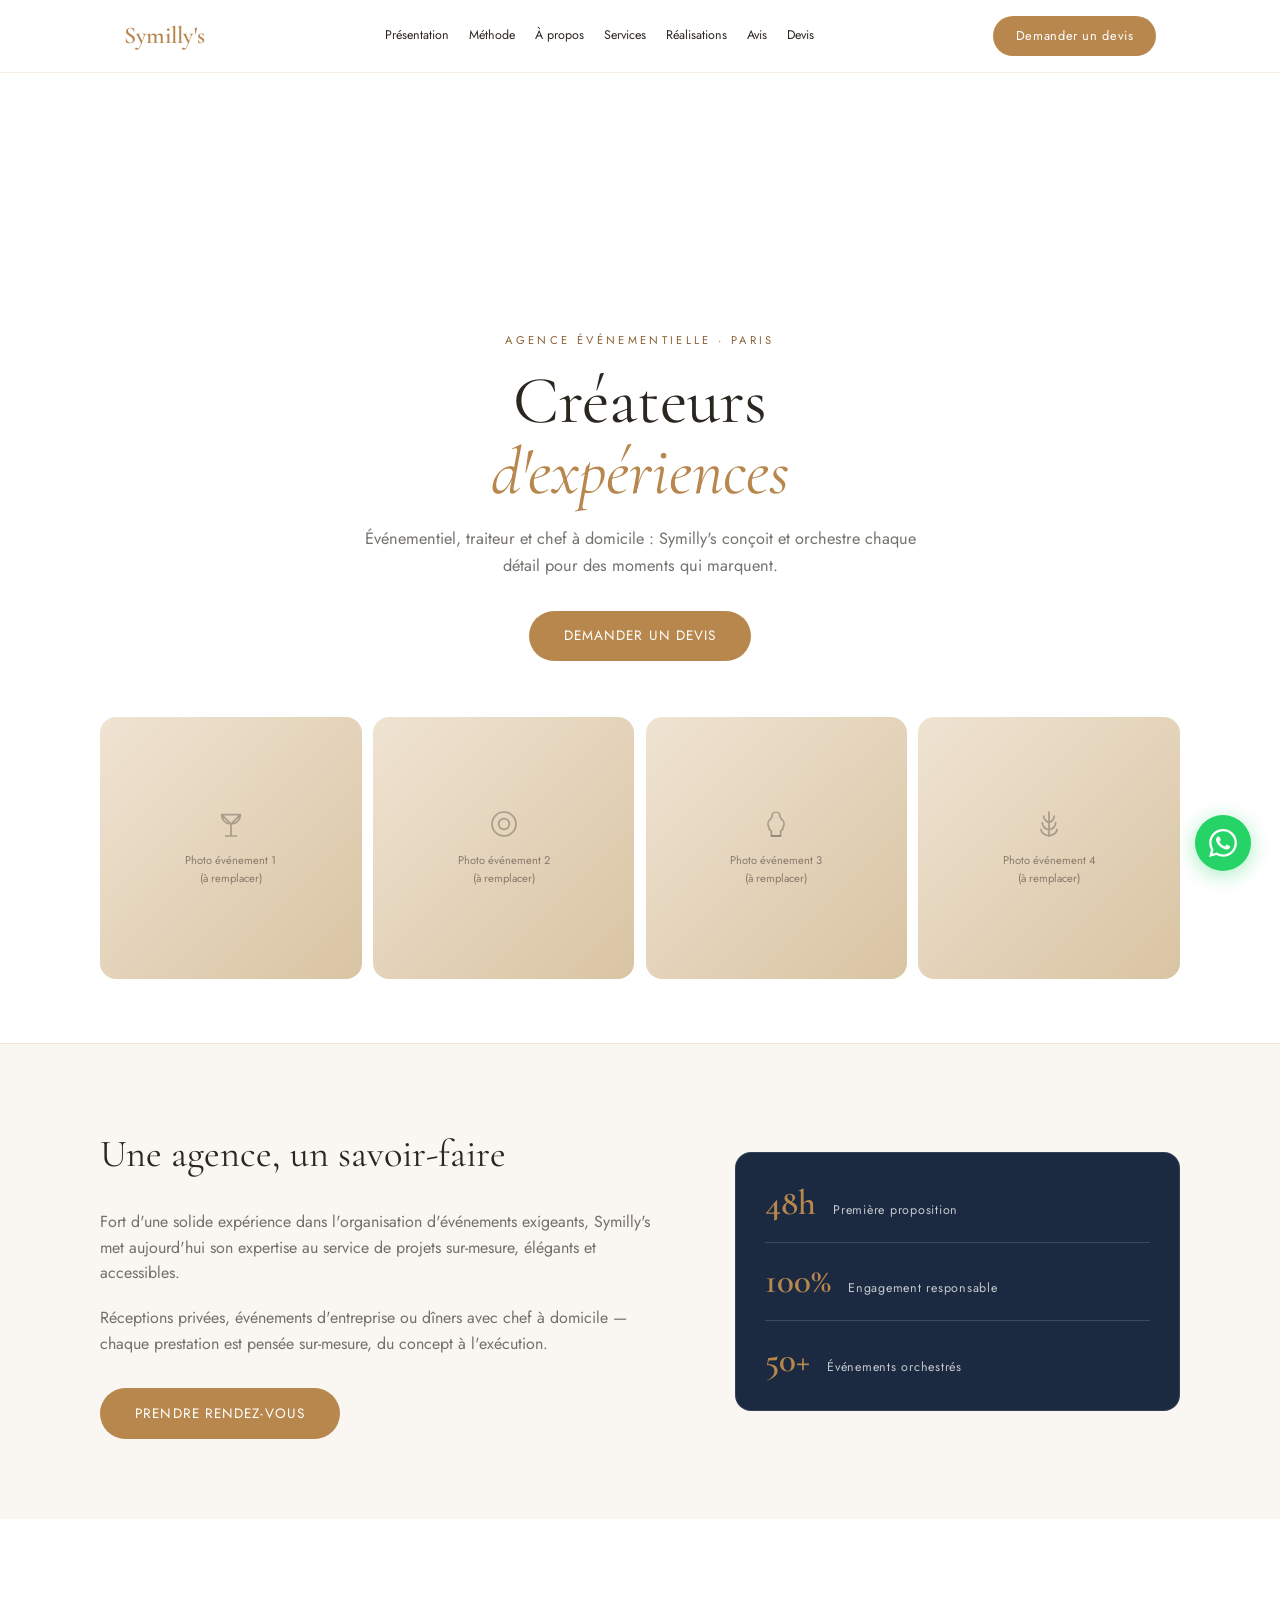
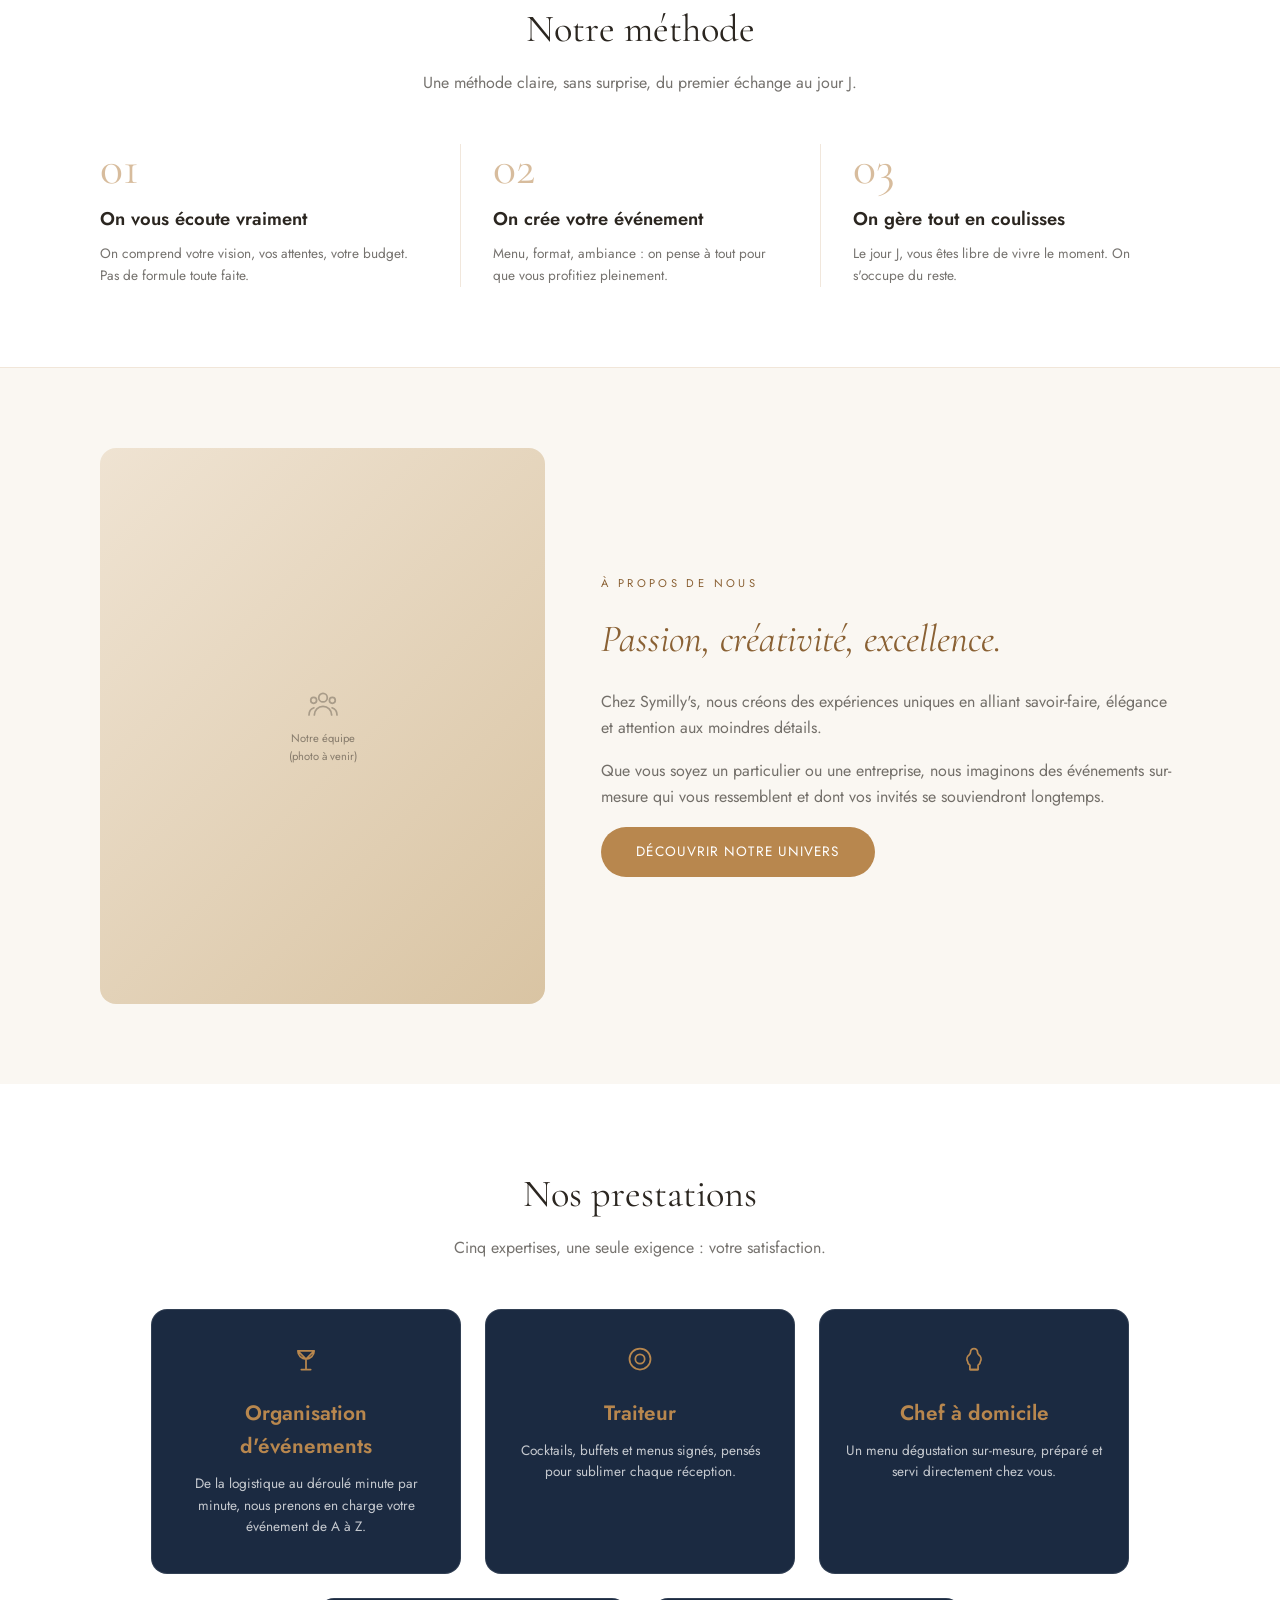
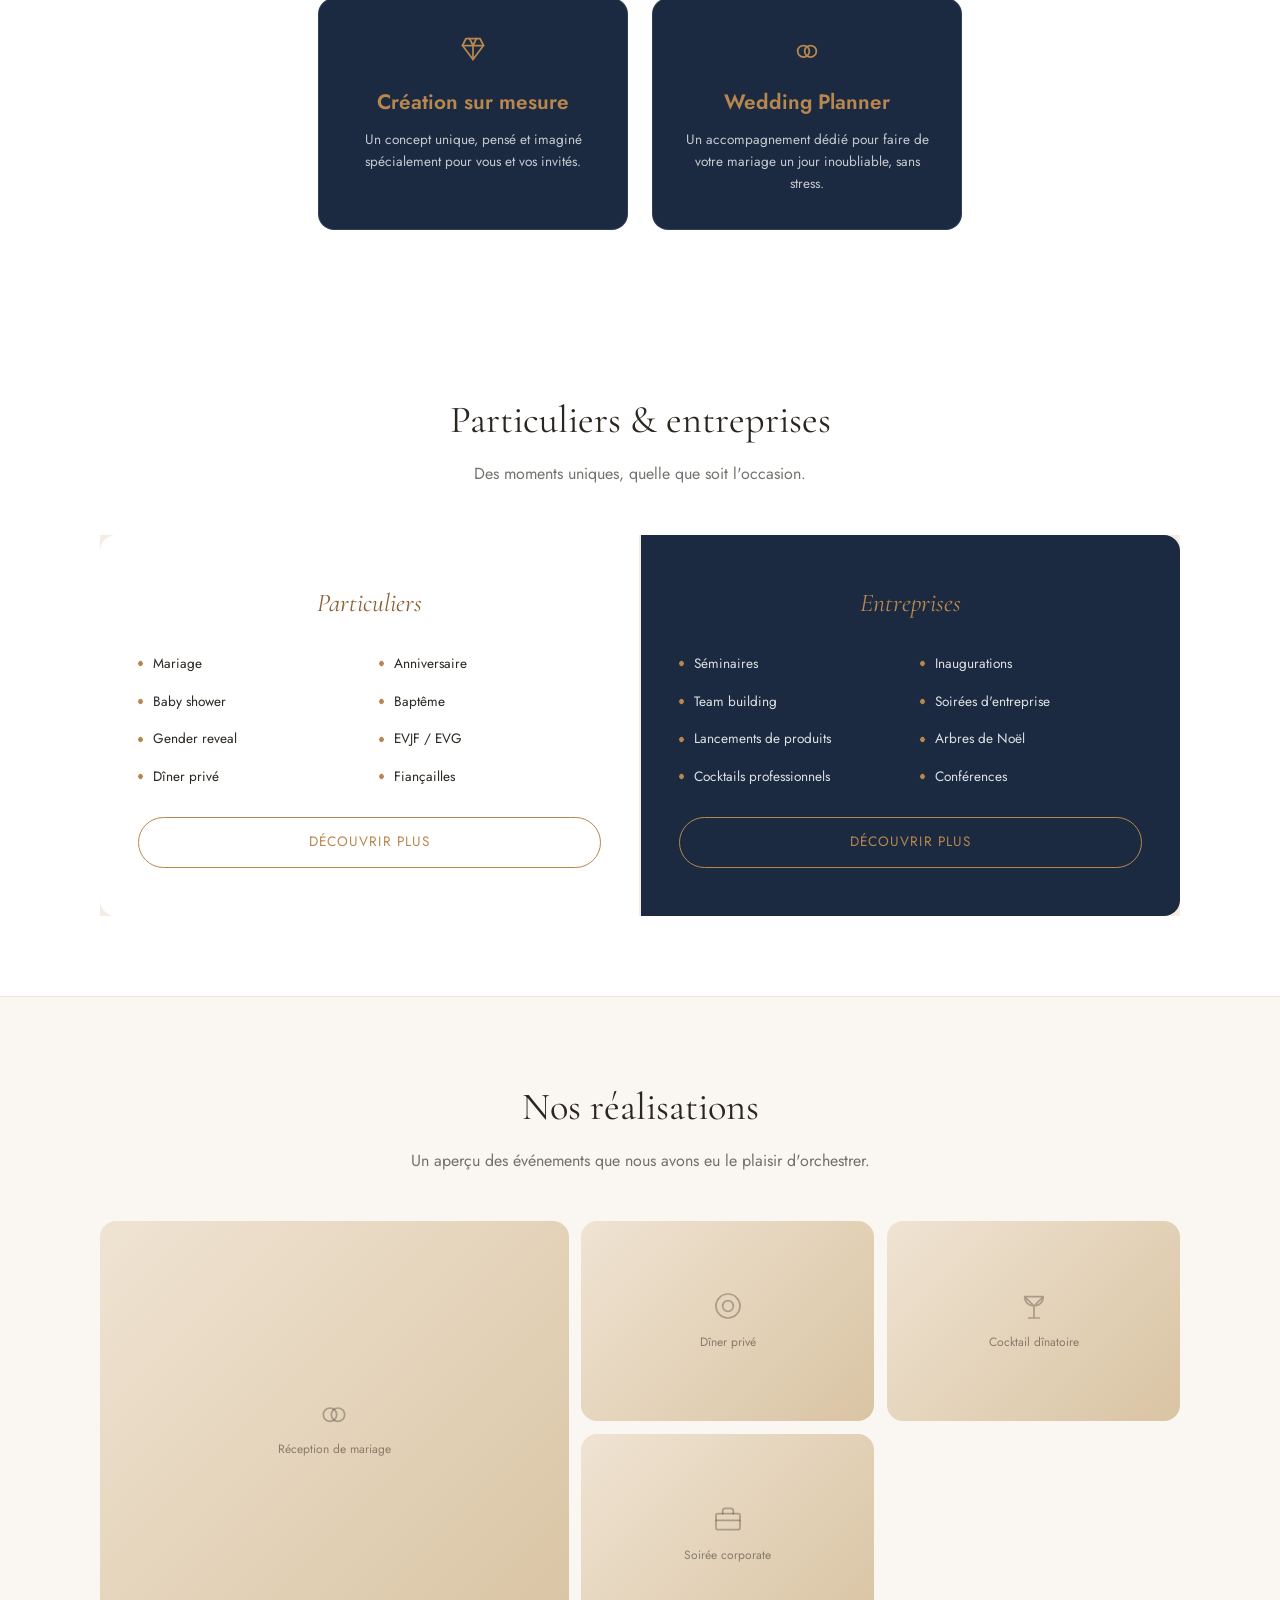
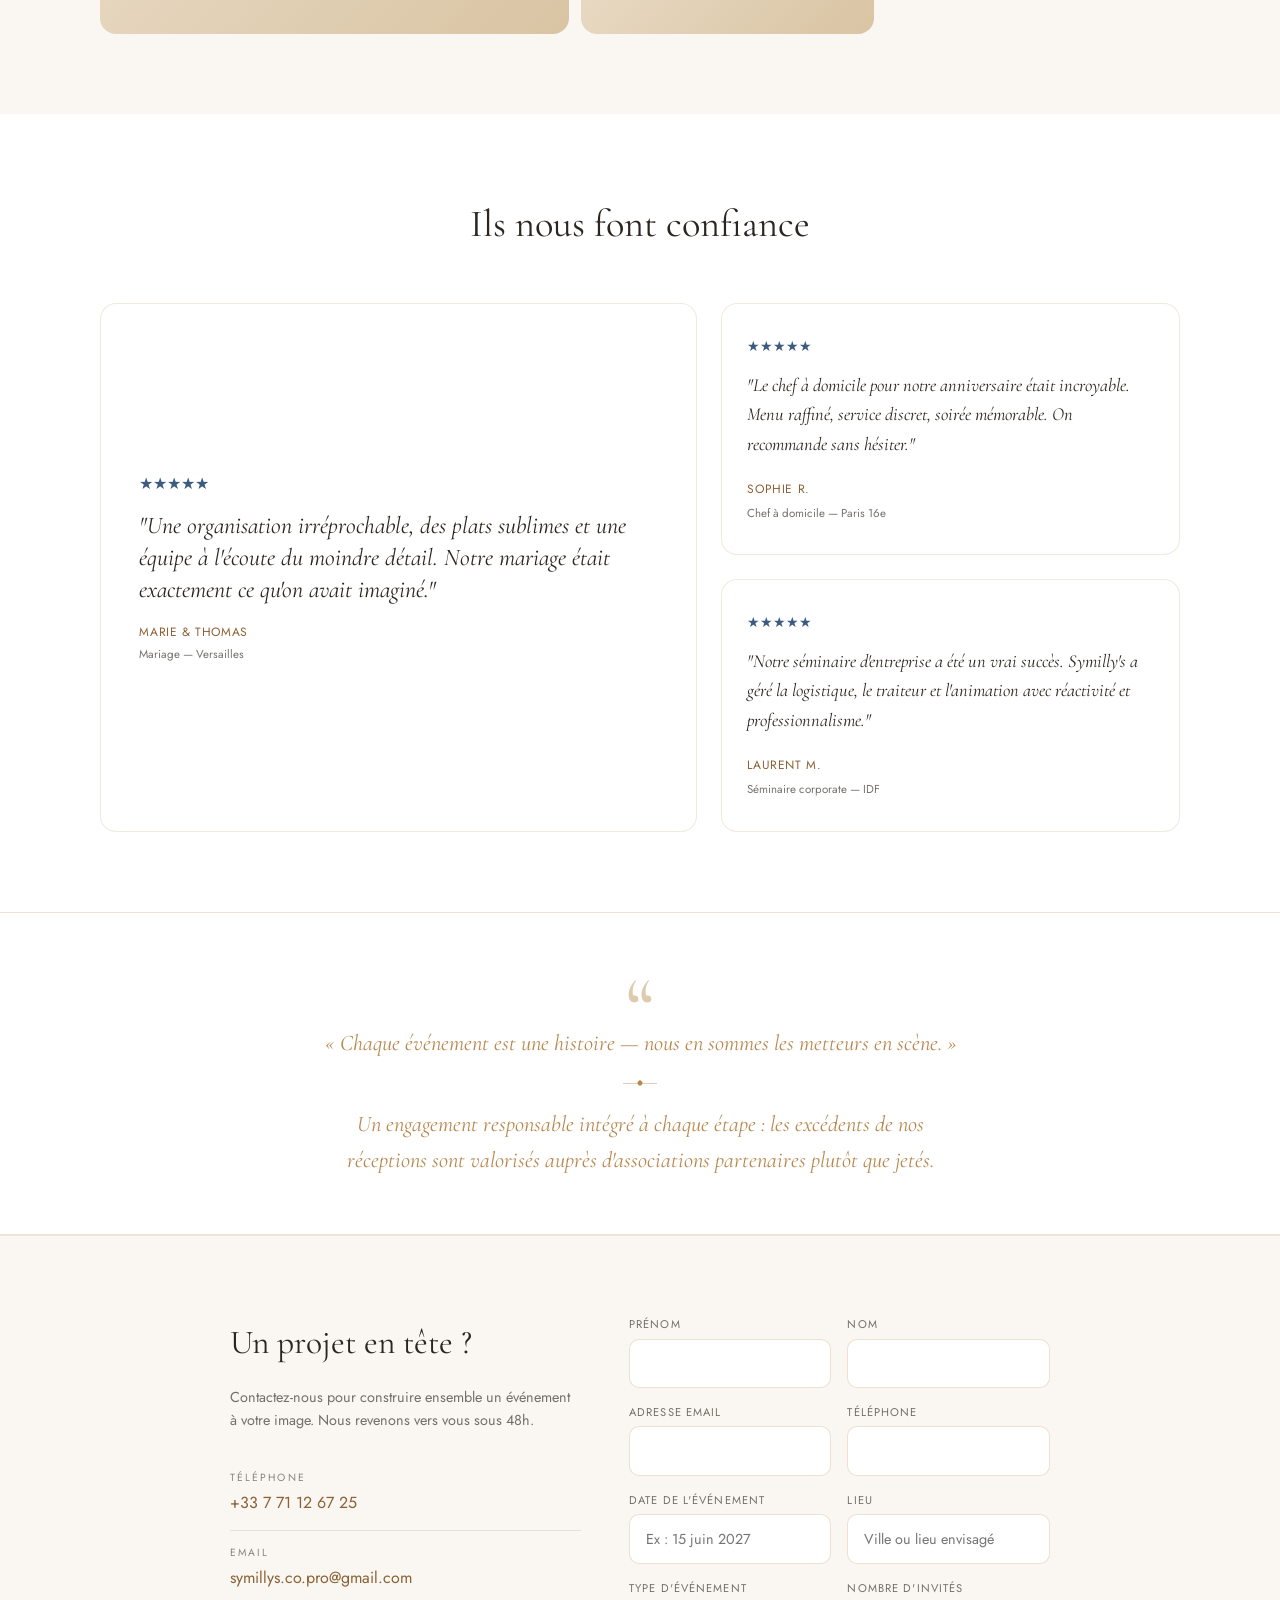
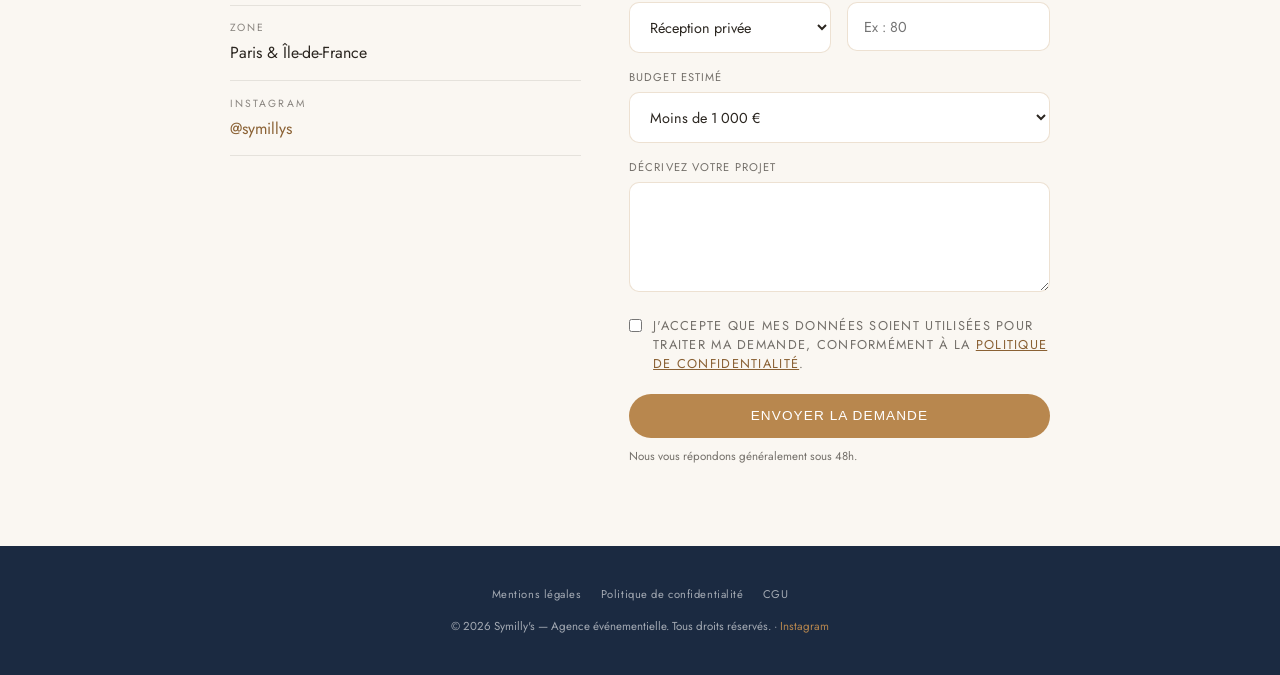
<file: index.html>
<!DOCTYPE html>
<html lang="fr">
<head>
<meta charset="UTF-8">
<meta name="viewport" content="width=device-width, initial-scale=1.0">
<title>Symilly's — Agence événementielle à Paris</title>
<meta name="description" content="Symilly's conçoit et orchestre vos réceptions privées, événements d'entreprise et prestations de chef à domicile à Paris et en Île-de-France. Demandez votre devis sur-mesure.">
<meta name="theme-color" content="#FFFFFF">
<meta http-equiv="Content-Security-Policy" content="default-src 'self'; style-src 'self' 'unsafe-inline'; font-src 'self'; img-src 'self' data:; media-src 'self' data:; script-src 'self' 'unsafe-inline'; base-uri 'self'; form-action 'self' mailto:; object-src 'none'">
<!-- Protection anti-clickjacking (X-Frame-Options / frame-ancestors) et HSTS : à configurer côté hébergeur, impossible via une balise meta -->
<meta name="referrer" content="strict-origin-when-cross-origin">
<link rel="icon" href="data:image/svg+xml,%3Csvg xmlns='http://www.w3.org/2000/svg' viewBox='0 0 100 100'%3E%3Crect width='100' height='100' rx='16' fill='%23FFFFFF'/%3E%3Ctext x='50' y='68' font-family='Georgia,serif' font-size='60' font-style='italic' fill='%23B8874E' text-anchor='middle'%3ES%3C/text%3E%3C/svg%3E">
<meta property="og:type" content="website">
<meta property="og:locale" content="fr_FR">
<meta property="og:title" content="Symilly's — Agence événementielle à Paris">
<meta property="og:description" content="Créateurs d'expériences événementielles à Paris. Réceptions privées, traiteur, chef à domicile.">
<!-- TODO : ajouter og:image et og:url une fois le site en ligne (dimensions recommandées 1200x630) -->
<meta name="twitter:card" content="summary">
<meta name="twitter:title" content="Symilly's — Agence événementielle à Paris">
<meta name="twitter:description" content="Créateurs d'expériences événementielles à Paris. Réceptions privées, traiteur, chef à domicile.">
<script type="application/ld+json">
{
  "@context": "https://schema.org",
  "@type": "EventPlanner",
  "name": "Symilly's",
  "description": "Agence événementielle à Paris et en Île-de-France : événementiel, traiteur et chef à domicile sur mesure.",
  "areaServed": ["Paris", "Île-de-France"],
  "telephone": "+33771126725",
  "email": "symillys.co.pro@gmail.com",
  "sameAs": ["https://instagram.com/symillys"]
}
</script>
<link rel="stylesheet" href="fonts/fonts.css">
<style>
  :root{
    --gold:#B8874E; --gold-dark:#9E7239; --gold-text:#8A6134; --ink:#2B2620; --bg:#FFFFFF; --bg2:#FAF7F2; --card:#FFFFFF; --muted:rgba(43,38,32,0.65);
    --navy:#1B2A41; --navy-light:#2C4870; --navy-text:#3D5A80;
  }
  *,*::before,*::after{box-sizing:border-box;margin:0;padding:0;}
  html{scroll-behavior:smooth;}
  @media (prefers-reduced-motion: reduce){
    *{animation-duration:0.01ms !important;transition-duration:0.01ms !important;scroll-behavior:auto !important;}
  }
  a, button{cursor:pointer;}
  a:focus-visible, button:focus-visible, input:focus-visible, textarea:focus-visible, select:focus-visible, [tabindex]:focus-visible{
    outline:2px solid var(--gold-dark); outline-offset:2px;
  }
  body{font-family:'Jost',sans-serif;background:var(--bg);color:var(--ink);line-height:1.6;overflow-x:hidden;}
  a{color:inherit;text-decoration:none;}
  .serif{font-family:'Cormorant Garamond',serif;}
  img{max-width:100%;display:block;}

  .skip-link{
    position:absolute; top:-100px; left:1rem; z-index:500;
    background:var(--gold); color:#fff; padding:0.8rem 1.4rem;
    font-size:0.85rem; font-weight:600; text-decoration:none; border-radius:8px;
    transition:top .2s;
  }
  .skip-link:focus{ top:1rem; }

  .sr-only{
    position:absolute; width:1px; height:1px; padding:0; margin:-1px;
    overflow:hidden; clip:rect(0,0,0,0); white-space:nowrap; border:0;
  }

  .reveal{opacity:0;transform:translateY(28px);transition:opacity .7s cubic-bezier(.22,1,.36,1),transform .7s cubic-bezier(.22,1,.36,1);}
  .reveal.is-visible{opacity:1;transform:translateY(0);}
  .reveal.d1{transition-delay:.08s;}
  .reveal.d2{transition-delay:.16s;}
  .reveal.d3{transition-delay:.24s;}
  .reveal.d4{transition-delay:.32s;}

  header{position:sticky;top:0;z-index:50;background:rgba(255,255,255,0.92);backdrop-filter:blur(8px);border-bottom:1px solid rgba(184,135,78,0.15);}
  nav{display:flex;align-items:center;justify-content:space-between;padding:1rem 1.5rem;max-width:1080px;margin:0 auto;}
  .logo{font-size:1.5rem;font-weight:600;color:var(--gold);font-family:'Cormorant Garamond',serif;}
  .nav-links{display:flex;gap:1.25rem;font-size:0.78rem;list-style:none;}
  .nav-links a:hover{color:var(--gold);transition:color .2s;}
  .nav-right{display:flex;align-items:center;gap:1rem;}
  .btn-devis{background:var(--gold);color:#fff;padding:0.6rem 1.4rem;border-radius:9999px;font-size:0.8rem;letter-spacing:0.05em;
    transition:transform .2s ease, background .2s ease;display:inline-block;}
  .btn-devis:hover{transform:scale(1.05);background:var(--gold-dark);}
  @media(max-width:800px){ .nav-links{display:none;} .btn-devis{display:none;} }

  /* Burger */
  .burger{
    display:none; width:44px; height:44px; border-radius:50%;
    background:var(--bg2); border:1px solid rgba(184,135,78,0.25);
    flex-direction:column; align-items:center; justify-content:center; gap:5px;
    flex-shrink:0; transition:background .3s;
  }
  .burger:hover{ background:rgba(184,135,78,0.15); }
  .burger span{ display:block; width:18px; height:2px; background:var(--ink); border-radius:2px; transition:all .3s; }
  .burger.open span:nth-child(1){ transform:translateY(7px) rotate(45deg); }
  .burger.open span:nth-child(2){ opacity:0; }
  .burger.open span:nth-child(3){ transform:translateY(-7px) rotate(-45deg); }
  @media(max-width:800px){ .burger{ display:flex; } }

  .mobile-menu{
    display:none; position:fixed; inset:0; z-index:190; background:var(--bg);
    flex-direction:column; align-items:center; justify-content:center; gap:2.2rem; padding-top:5rem;
  }
  .mobile-menu.open{ display:flex; }
  .mobile-menu a{ font-family:'Cormorant Garamond',serif; font-size:2.2rem; font-weight:400; color:var(--ink); letter-spacing:0.03em; }
  .mobile-menu a:hover{ color:var(--gold); }
  .mobile-menu hr{ width:2rem; border:none; border-top:1px solid rgba(184,135,78,0.3); }
  .mobile-menu .mobile-instagram{ font-size:0.75rem; letter-spacing:0.25em; text-transform:uppercase; color:var(--gold); }

  .hero{padding:5rem 1.5rem 4rem;text-align:center;}
  .hero-logo{display:flex;justify-content:center;margin-bottom:0.6rem;}
  .hero-logo .logo-video{height:170px;width:auto;display:block;}
  .eyebrow{font-size:0.7rem;letter-spacing:0.3em;text-transform:uppercase;color:var(--gold-text);margin-bottom:1rem;}
  .hero h1{font-size:clamp(2.6rem,6vw,4.2rem);font-weight:400;line-height:1.05;margin-bottom:1.2rem;font-family:'Cormorant Garamond',serif;}
  .hero h1 em{font-style:italic;color:var(--gold);}
  .hero p{max-width:560px;margin:0 auto 2rem;color:var(--muted);font-size:1.02rem;}
  .btn-gold{display:inline-block;background:var(--gold);color:#fff;padding:0.9rem 2.2rem;font-size:0.85rem;letter-spacing:0.08em;
    text-transform:uppercase;border-radius:9999px;transition:transform .2s ease, background .2s ease;}
  .btn-gold:hover{transform:scale(1.04);background:var(--gold-dark);}
  .hero-gallery{display:grid;grid-template-columns:repeat(4,1fr);gap:0.7rem;margin-top:3.5rem;max-width:1080px;margin-left:auto;margin-right:auto;}
  .ph{aspect-ratio:1;border-radius:16px;background:linear-gradient(135deg,#EFE3D2,#D9C4A3);display:flex;flex-direction:column;align-items:center;justify-content:center;gap:0.7rem;
    color:rgba(43,38,32,0.5);font-size:0.7rem;text-align:center;padding:0.5rem;transition:transform .3s cubic-bezier(.22,1,.36,1);}
  .ph:hover{transform:scale(1.04);}
  .ph svg{width:32px;height:32px;color:rgba(43,38,32,0.32);flex-shrink:0;}
  @media(max-width:700px){ .hero-gallery{grid-template-columns:repeat(2,1fr);} }

  .pres{padding:5rem 1.5rem;background:var(--bg2);border-top:1px solid rgba(184,135,78,0.15);}
  .pres-inner{max-width:1080px;margin:0 auto;display:grid;grid-template-columns:1.3fr 1fr;gap:3.5rem;align-items:center;text-align:left;}
  .pres h2{font-size:2.4rem;font-weight:400;margin-bottom:1.5rem;font-family:'Cormorant Garamond',serif;}
  .pres p{color:var(--muted);margin-bottom:1.2rem;}
  .pres p:last-of-type{margin-bottom:2rem;}
  .stats{display:flex;flex-direction:column;gap:1.3rem;background:var(--navy);border:1px solid rgba(255,255,255,0.1);border-radius:16px;padding:2rem 1.8rem;}
  .stat{display:flex;align-items:baseline;gap:1.1rem;border-bottom:1px solid rgba(255,255,255,0.15);padding-bottom:1.3rem;}
  .stat:last-child{border-bottom:none;padding-bottom:0;}
  .stat strong{font-family:'Cormorant Garamond',serif;font-size:2.2rem;color:var(--gold);line-height:1;flex-shrink:0;}
  .stat span{font-size:0.78rem;letter-spacing:0.06em;color:rgba(255,255,255,0.75);}
  @media(max-width:800px){ .pres-inner{grid-template-columns:1fr;text-align:center;} .stat{justify-content:center;} }

  .methode{padding:5rem 1.5rem;}
  .methode-steps{display:grid;grid-template-columns:repeat(3,1fr);gap:0;max-width:1080px;margin:0 auto;}
  .methode-step{padding:0 2rem;border-left:1px solid rgba(184,135,78,0.2);}
  .methode-step:first-child{border-left:none;padding-left:0;}
  .methode-num{font-family:'Cormorant Garamond',serif;font-size:3rem;color:var(--gold);opacity:0.55;line-height:1;margin-bottom:0.8rem;}
  .methode-step h3{font-size:1.15rem;font-weight:600;margin-bottom:0.6rem;}
  .methode-step p{font-size:0.85rem;color:var(--muted);}
  @media(max-width:800px){
    .methode-steps{grid-template-columns:1fr;gap:2.2rem;}
    .methode-step{border-left:none;padding-left:0;padding-top:1.8rem;border-top:1px solid rgba(184,135,78,0.2);}
    .methode-step:first-child{border-top:none;padding-top:0;}
  }

  .apropos{padding:5rem 1.5rem;background:var(--bg2);border-top:1px solid rgba(184,135,78,0.15);}
  .apropos-inner{max-width:1080px;margin:0 auto;display:grid;grid-template-columns:1fr 1.3fr;gap:3.5rem;align-items:center;}
  .apropos .ph{aspect-ratio:4/5;}
  .apropos-text{text-align:left;}
  .apropos-text h2{font-size:2.4rem;font-weight:400;margin-bottom:1.2rem;font-family:'Cormorant Garamond',serif;font-style:italic;color:var(--gold-text);}
  .apropos-text p{color:var(--muted);margin-bottom:1.1rem;}
  @media(max-width:800px){ .apropos-inner{grid-template-columns:1fr;} .apropos-text{text-align:center;} }

  .services{padding:5rem 1.5rem;}
  .section-head{text-align:center;margin-bottom:3rem;}
  .section-head h2{font-size:2.4rem;font-weight:400;font-family:'Cormorant Garamond',serif;}
  .section-head p{color:var(--muted);margin-top:0.6rem;}
  .services-grid{display:flex;flex-wrap:wrap;justify-content:center;gap:1.5rem;max-width:1080px;margin:0 auto;}
  .service-card{flex:1 1 260px;max-width:310px;background:var(--navy);border:1px solid rgba(255,255,255,0.1);border-radius:16px;padding:2.2rem 1.6rem;text-align:center;
    transition:transform .3s cubic-bezier(.22,1,.36,1), box-shadow .3s ease;}
  .service-card:hover{transform:translateY(-6px);box-shadow:0 20px 40px -20px rgba(27,42,65,0.5);}
  .service-card svg{width:28px;height:28px;margin-bottom:1rem;color:var(--gold);}
  .service-card h3{font-size:1.3rem;font-weight:600;margin-bottom:0.6rem;color:var(--gold);}
  .service-card p{font-size:0.85rem;color:rgba(255,255,255,0.75);}
  @media(max-width:700px){ .service-card{flex:1 1 100%;max-width:420px;} }

  .clienteles{padding:5rem 1.5rem;}
  .clienteles-grid{display:grid;grid-template-columns:1fr 1fr;gap:2px;max-width:1080px;margin:0 auto;background:rgba(184,135,78,0.15);}
  .clientele-panel{padding:3rem 2.4rem;}
  .clientele-panel.light{background:var(--card);border-radius:16px 0 0 16px;}
  .clientele-panel.dark{background:var(--navy);color:#fff;border-radius:0 16px 16px 0;}
  .clientele-panel h3{font-family:'Cormorant Garamond',serif;font-style:italic;font-size:1.6rem;font-weight:400;margin-bottom:1.8rem;text-align:center;}
  .clientele-panel.light h3{color:var(--gold-text);}
  .clientele-panel.dark h3{background:var(--gold-grad, var(--gold));-webkit-background-clip:text;background-clip:text;color:transparent;}
  .clientele-list{display:grid;grid-template-columns:1fr 1fr;gap:1rem 1.2rem;list-style:none;margin-bottom:1.8rem;}
  .clientele-list li{display:flex;align-items:center;gap:0.6rem;font-size:0.85rem;}
  .clientele-list li::before{content:'';width:5px;height:5px;flex-shrink:0;background:var(--gold);border-radius:50%;transform:rotate(45deg);}
  .clientele-panel.light li{color:var(--ink);}
  .clientele-panel.dark li{color:rgba(255,255,255,0.85);}
  .clientele-panel .btn-gold, .clientele-panel .btn-outline{display:block;text-align:center;}
  .btn-outline{display:inline-block;background:transparent;color:var(--gold);border:1px solid var(--gold);padding:0.85rem 2.2rem;font-size:0.85rem;letter-spacing:0.08em;
    text-transform:uppercase;border-radius:9999px;transition:all .2s ease;}
  .clientele-panel.dark .btn-outline{color:var(--gold);border-color:var(--gold);}
  .btn-outline:hover{background:var(--gold);color:#fff;}
  @media(max-width:800px){ .clienteles-grid{grid-template-columns:1fr;} .clientele-panel.light, .clientele-panel.dark{border-radius:16px;} }

  .portfolio{padding:5rem 1.5rem;background:var(--bg2);border-top:1px solid rgba(184,135,78,0.15);}
  .portfolio-grid{display:grid;grid-template-columns:1.6fr 1fr 1fr;grid-template-rows:200px 200px;gap:0.8rem;max-width:1080px;margin:0 auto;}
  .portfolio-grid .ph{aspect-ratio:auto;font-size:0.75rem;}
  .portfolio-grid .ph:first-child{grid-row:1/3;}
  @media(max-width:700px){
    .portfolio-grid{grid-template-columns:1fr 1fr;grid-template-rows:auto;}
    .portfolio-grid .ph:first-child{grid-row:auto;grid-column:1/3;height:220px;}
    .portfolio-grid .ph{height:160px;}
  }

  .testimonials{padding:5rem 1.5rem;}
  .testi-grid{display:grid;grid-template-columns:1.3fr 1fr;grid-template-rows:auto auto;gap:1.5rem;max-width:1080px;margin:0 auto;}
  .testi-card{background:var(--card);border:1px solid rgba(184,135,78,0.18);border-radius:16px;padding:2rem 1.6rem;}
  .testi-card .stars{color:var(--navy-text);font-size:0.85rem;margin-bottom:0.8rem;}
  .testi-card p{font-style:italic;color:var(--ink);margin-bottom:1rem;font-family:'Cormorant Garamond',serif;font-size:1.15rem;}
  .testi-card span{font-size:0.75rem;letter-spacing:0.05em;text-transform:uppercase;color:var(--gold-text);}
  .testi-card .testi-event{display:block;font-size:0.72rem;text-transform:none;letter-spacing:0;color:var(--muted);margin-top:0.2rem;}
  .testi-featured{grid-column:1;grid-row:1/3;padding:2.8rem 2.4rem;display:flex;flex-direction:column;justify-content:center;}
  .testi-featured .stars{font-size:1rem;}
  .testi-featured p{font-size:1.5rem;line-height:1.35;}
  @media(max-width:800px){
    .testi-grid{grid-template-columns:1fr;grid-template-rows:auto;}
    .testi-featured{grid-column:1;grid-row:auto;padding:2rem 1.6rem;}
    .testi-featured p{font-size:1.2rem;}
  }

  .engage{background:#fff;padding:3.2rem 1.5rem 3.5rem;text-align:center;border-top:1px solid rgba(184,135,78,0.25);border-bottom:1px solid rgba(184,135,78,0.25);}
  .engage-mark{font-family:'Cormorant Garamond',serif;font-size:5.5rem;line-height:1;color:rgba(184,135,78,0.45);margin-bottom:-1.7rem;pointer-events:none;user-select:none;}
  .engage p{color:var(--gold);font-size:1.4rem;font-style:italic;max-width:640px;margin:0 auto;font-family:'Cormorant Garamond',serif;}
  .engage-divider{position:relative;width:34px;height:1px;background:rgba(184,135,78,0.4);margin:1.4rem auto;}
  .engage-divider::before{content:'';position:absolute;left:50%;top:50%;width:5px;height:5px;background:var(--gold);border-radius:50%;transform:translate(-50%,-50%) rotate(45deg);}
  .engage-note{font-family:'Jost',sans-serif;font-style:normal;font-size:0.82rem;color:var(--muted);max-width:520px;margin:0 auto;line-height:1.6;}

  .contact{padding:5rem 1.5rem;background:var(--bg2);border-top:1px solid rgba(184,135,78,0.15);}
  .contact-grid{max-width:820px;margin:0 auto;display:grid;grid-template-columns:1fr 1.2fr;gap:3rem;}
  .contact-info h2{font-size:2.1rem;font-weight:400;margin-bottom:1rem;font-family:'Cormorant Garamond',serif;}
  .contact-info p{color:var(--muted);font-size:0.9rem;margin-bottom:1.5rem;}
  .contact-line{display:flex;flex-direction:column;gap:0.2rem;padding:0.9rem 0;border-bottom:1px solid rgba(43,38,32,0.1);}
  .contact-line span{font-size:0.65rem;letter-spacing:0.2em;text-transform:uppercase;color:rgba(43,38,32,0.55);}
  .contact-line a{color:var(--gold-text);}
  form{display:flex;flex-direction:column;gap:1rem;}
  .form-row{display:grid;grid-template-columns:1fr 1fr;gap:1rem;}
  label{font-size:0.7rem;letter-spacing:0.1em;text-transform:uppercase;color:var(--muted);margin-bottom:0.3rem;display:block;}
  input,textarea,select{width:100%;background:#fff;border:1px solid rgba(184,135,78,0.25);border-radius:10px;padding:0.85rem 1rem;
    font-family:'Jost',sans-serif;font-size:0.9rem;color:var(--ink);transition:border-color .2s;}
  textarea{resize:vertical;min-height:110px;}
  input:focus,textarea:focus,select:focus{outline:none;border-color:var(--gold);}
  button[type=submit]{background:var(--gold);color:#fff;border:none;border-radius:9999px;padding:0.9rem;font-size:0.85rem;letter-spacing:0.08em;
    text-transform:uppercase;cursor:pointer;transition:transform .2s ease, background .2s ease;}
  button[type=submit]:hover{transform:scale(1.02);background:var(--gold-dark);}
  .form-note{font-size:0.72rem;color:var(--muted);margin-top:-0.4rem;}
  .form-consent{display:flex;align-items:flex-start;gap:0.7rem;font-size:0.8rem;color:var(--muted);line-height:1.5;}
  .form-consent input[type=checkbox]{width:auto;flex-shrink:0;margin-top:0.2rem;accent-color:var(--gold);}
  .form-consent a{color:var(--gold-text);text-decoration:underline;}
  .footer-legal{display:flex;justify-content:center;gap:1.2rem;flex-wrap:wrap;margin-bottom:0.8rem;font-size:0.7rem;letter-spacing:0.05em;}
  .footer-legal a{color:rgba(255,255,255,0.6);}
  .footer-legal a:hover{color:var(--gold);}
  @media(max-width:700px){ .contact-grid{grid-template-columns:1fr;} .form-row{grid-template-columns:1fr;} }

  footer{padding:2.5rem 1.5rem;text-align:center;font-size:0.72rem;color:rgba(255,255,255,0.6);background:var(--navy);}
  footer a{color:var(--gold);}

  .whatsapp-btn{
    position:fixed; bottom:1.8rem; right:1.8rem; z-index:300;
    width:56px; height:56px; border-radius:50%; background:#25D366;
    display:flex; align-items:center; justify-content:center; text-decoration:none;
    box-shadow:0 4px 20px rgba(37,211,102,0.4); transition:transform .3s, box-shadow .3s;
  }
  .whatsapp-btn:hover{ transform:scale(1.08); box-shadow:0 6px 25px rgba(37,211,102,0.5); }
  .whatsapp-btn svg{ width:28px; height:28px; fill:#fff; }
</style>
</head>
<body>

<a href="#main" class="skip-link">Aller au contenu</a>

<header>
  <nav aria-label="Navigation principale">
    <a href="#" class="logo">Symilly's</a>
    <ul class="nav-links">
      <li><a href="#presentation">Présentation</a></li>
      <li><a href="#methode">Méthode</a></li>
      <li><a href="#apropos">À propos</a></li>
      <li><a href="#services">Services</a></li>
      <li><a href="#portfolio">Réalisations</a></li>
      <li><a href="#avis">Avis</a></li>
      <li><a href="#contact">Devis</a></li>
    </ul>
    <div class="nav-right">
      <a href="#contact" class="btn-devis">Demander un devis</a>
      <button class="burger" id="burgerBtn" onclick="toggleMenu()" aria-label="Ouvrir le menu" aria-expanded="false" aria-controls="mobileMenu">
        <span></span><span></span><span></span>
      </button>
    </div>
  </nav>
</header>

<div class="mobile-menu" id="mobileMenu" role="dialog" aria-modal="true" aria-label="Menu mobile" hidden>
  <a href="#presentation">Présentation</a>
  <hr>
  <a href="#methode">Méthode</a>
  <hr>
  <a href="#apropos">À propos</a>
  <hr>
  <a href="#services">Services</a>
  <hr>
  <a href="#portfolio">Réalisations</a>
  <hr>
  <a href="#avis">Avis</a>
  <hr>
  <a href="#contact">Devis</a>
  <a href="https://instagram.com/symillys" target="_blank" rel="noopener noreferrer" class="mobile-instagram">@symillys</a>
</div>

<section class="hero" id="main">
  <div class="hero-logo reveal" aria-hidden="true"><video class="logo-video" autoplay loop muted playsinline aria-hidden="true"><source src="[data-uri]" type="video/mp4"></video></div>
  <div class="eyebrow reveal">Agence événementielle · Paris</div>
  <h1 class="reveal d1">Créateurs<br><em>d'expériences</em></h1>
  <p class="reveal d2">Événementiel, traiteur et chef à domicile : Symilly's conçoit et orchestre chaque détail pour des moments qui marquent.</p>
  <a href="#contact" class="btn-gold reveal d3">Demander un devis</a>
  <div class="hero-gallery">
    <div class="ph reveal">
      <svg viewBox="0 0 24 24" fill="none" stroke="currentColor" stroke-width="1.3" stroke-linecap="round" stroke-linejoin="round" aria-hidden="true"><path d="M12 12v9M8 21h8M12 12 5 5h14l-7 7ZM5 5a7 7 0 0 0 14 0"/></svg>
      Photo événement 1<br>(à remplacer)
    </div>
    <div class="ph reveal d1">
      <svg viewBox="0 0 24 24" fill="none" stroke="currentColor" stroke-width="1.3" stroke-linecap="round" stroke-linejoin="round" aria-hidden="true"><circle cx="12" cy="12" r="9"/><circle cx="12" cy="12" r="4"/></svg>
      Photo événement 2<br>(à remplacer)
    </div>
    <div class="ph reveal d2">
      <svg viewBox="0 0 24 24" fill="none" stroke="currentColor" stroke-width="1.3" stroke-linecap="round" stroke-linejoin="round" aria-hidden="true"><path d="M12 3c-1.8 0-3 1.5-3 3.2 0 1-.5 1.6-1.2 2.3A4.2 4.2 0 0 0 6.5 14c0 1.6.9 2.6 2 3.3V21h7v-3.7c1.1-.7 2-1.7 2-3.3a4.2 4.2 0 0 0-1.3-5.5C15.5 7.8 15 7.2 15 6.2 15 4.5 13.8 3 12 3Z"/><path d="M9 21h6"/></svg>
      Photo événement 3<br>(à remplacer)
    </div>
    <div class="ph reveal d3">
      <svg viewBox="0 0 24 24" fill="none" stroke="currentColor" stroke-width="1.3" stroke-linecap="round" stroke-linejoin="round" aria-hidden="true"><path d="M12 3v18M8 6c0 3 2 4 4 5M16 6c0 3-2 4-4 5M7 11c0 3 2 4.5 5 5.5M17 11c0 3-2 4.5-5 5.5M6 16c0 2.5 2 4 6 5M18 16c0 2.5-2 4-6 5"/></svg>
      Photo événement 4<br>(à remplacer)
    </div>
  </div>
</section>

<section class="pres" id="presentation">
  <div class="pres-inner">
    <div class="pres-text">
      <h2 class="reveal">Une agence, un savoir-faire</h2>
      <p class="reveal d1">Fort d'une solide expérience dans l'organisation d'événements exigeants, Symilly's met aujourd'hui son expertise au service de projets sur-mesure, élégants et accessibles.</p>
      <p class="reveal d2">Réceptions privées, événements d'entreprise ou dîners avec chef à domicile — chaque prestation est pensée sur-mesure, du concept à l'exécution.</p>
      <a href="#contact" class="btn-gold reveal d3">Prendre rendez-vous</a>
    </div>
    <div class="stats reveal d4" id="statsCounters">
      <div class="stat"><strong data-count="48" data-suffix="h">0h</strong><span>Première proposition</span></div>
      <div class="stat"><strong data-count="100" data-suffix="%">0%</strong><span>Engagement responsable</span></div>
      <div class="stat"><strong data-count="50" data-suffix="+">0+</strong><span>Événements orchestrés</span></div>
    </div>
  </div>
</section>

<section class="methode" id="methode">
  <div class="section-head">
    <h2 class="reveal">Notre méthode</h2>
    <p class="reveal d1">Une méthode claire, sans surprise, du premier échange au jour J.</p>
  </div>
  <div class="methode-steps">
    <div class="methode-step reveal">
      <div class="methode-num">01</div>
      <h3>On vous écoute vraiment</h3>
      <p>On comprend votre vision, vos attentes, votre budget. Pas de formule toute faite.</p>
    </div>
    <div class="methode-step reveal d1">
      <div class="methode-num">02</div>
      <h3>On crée votre événement</h3>
      <p>Menu, format, ambiance : on pense à tout pour que vous profitiez pleinement.</p>
    </div>
    <div class="methode-step reveal d2">
      <div class="methode-num">03</div>
      <h3>On gère tout en coulisses</h3>
      <p>Le jour J, vous êtes libre de vivre le moment. On s'occupe du reste.</p>
    </div>
  </div>
</section>

<section class="apropos" id="apropos">
  <div class="apropos-inner">
    <div class="ph reveal" aria-hidden="true">
      <svg viewBox="0 0 24 24" fill="none" stroke="currentColor" stroke-width="1.3" stroke-linecap="round" stroke-linejoin="round"><circle cx="12" cy="8" r="3.2"/><path d="M5.5 21c0-3.6 2.9-6.5 6.5-6.5s6.5 2.9 6.5 6.5"/><circle cx="5" cy="10" r="2.2"/><path d="M1.5 21c0-2.6 1.6-4.7 3.7-5.4"/><circle cx="19" cy="10" r="2.2"/><path d="M22.5 21c0-2.6-1.6-4.7-3.7-5.4"/></svg>
      Notre équipe<br>(photo à venir)
    </div>
    <div class="apropos-text">
      <div class="eyebrow reveal">À propos de nous</div>
      <h2 class="reveal d1">Passion, créativité, excellence.</h2>
      <p class="reveal d2">Chez Symilly's, nous créons des expériences uniques en alliant savoir-faire, élégance et attention aux moindres détails.</p>
      <p class="reveal d3">Que vous soyez un particulier ou une entreprise, nous imaginons des événements sur-mesure qui vous ressemblent et dont vos invités se souviendront longtemps.</p>
      <a href="#services" class="btn-gold reveal d4">Découvrir notre univers</a>
    </div>
  </div>
</section>

<section class="services" id="services">
  <div class="section-head">
    <h2 class="reveal">Nos prestations</h2>
    <p class="reveal d1">Cinq expertises, une seule exigence : votre satisfaction.</p>
  </div>
  <div class="services-grid">
    <div class="service-card reveal">
      <svg viewBox="0 0 24 24" fill="none" stroke="currentColor" stroke-width="1.5" stroke-linecap="round" stroke-linejoin="round" aria-hidden="true"><path d="M12 12v9M8 21h8M12 12 5 5h14l-7 7ZM5 5a7 7 0 0 0 14 0"/></svg>
      <h3>Organisation d'événements</h3>
      <p>De la logistique au déroulé minute par minute, nous prenons en charge votre événement de A à Z.</p>
    </div>
    <div class="service-card reveal d1">
      <svg viewBox="0 0 24 24" fill="none" stroke="currentColor" stroke-width="1.5" stroke-linecap="round" stroke-linejoin="round" aria-hidden="true"><circle cx="12" cy="12" r="9"/><circle cx="12" cy="12" r="4"/></svg>
      <h3>Traiteur</h3>
      <p>Cocktails, buffets et menus signés, pensés pour sublimer chaque réception.</p>
    </div>
    <div class="service-card reveal d2">
      <svg viewBox="0 0 24 24" fill="none" stroke="currentColor" stroke-width="1.5" stroke-linecap="round" stroke-linejoin="round" aria-hidden="true"><path d="M12 3c-1.8 0-3 1.5-3 3.2 0 1-.5 1.6-1.2 2.3A4.2 4.2 0 0 0 6.5 14c0 1.6.9 2.6 2 3.3V21h7v-3.7c1.1-.7 2-1.7 2-3.3a4.2 4.2 0 0 0-1.3-5.5C15.5 7.8 15 7.2 15 6.2 15 4.5 13.8 3 12 3Z"/><path d="M9 21h6"/></svg>
      <h3>Chef à domicile</h3>
      <p>Un menu dégustation sur-mesure, préparé et servi directement chez vous.</p>
    </div>
    <div class="service-card reveal d3">
      <svg viewBox="0 0 24 24" fill="none" stroke="currentColor" stroke-width="1.5" stroke-linecap="round" stroke-linejoin="round" aria-hidden="true"><path d="M6 3h12l3 6-9 12L3 9Z"/><path d="M3 9h18M9 3l3 6 3-6M12 9v12"/></svg>
      <h3>Création sur mesure</h3>
      <p>Un concept unique, pensé et imaginé spécialement pour vous et vos invités.</p>
    </div>
    <div class="service-card reveal d4">
      <svg viewBox="0 0 24 24" fill="none" stroke="currentColor" stroke-width="1.5" stroke-linecap="round" stroke-linejoin="round" aria-hidden="true"><circle cx="9" cy="14" r="5"/><circle cx="15" cy="14" r="5"/></svg>
      <h3>Wedding Planner</h3>
      <p>Un accompagnement dédié pour faire de votre mariage un jour inoubliable, sans stress.</p>
    </div>
  </div>
</section>

<section class="clienteles" id="clienteles">
  <div class="section-head">
    <h2 class="reveal">Particuliers & entreprises</h2>
    <p class="reveal d1">Des moments uniques, quelle que soit l'occasion.</p>
  </div>
  <div class="clienteles-grid">
    <div class="clientele-panel light reveal">
      <h3>Particuliers</h3>
      <ul class="clientele-list">
        <li>Mariage</li>
        <li>Anniversaire</li>
        <li>Baby shower</li>
        <li>Baptême</li>
        <li>Gender reveal</li>
        <li>EVJF / EVG</li>
        <li>Dîner privé</li>
        <li>Fiançailles</li>
      </ul>
      <a href="#contact" class="btn-outline">Découvrir plus</a>
    </div>
    <div class="clientele-panel dark reveal d1">
      <h3>Entreprises</h3>
      <ul class="clientele-list">
        <li>Séminaires</li>
        <li>Inaugurations</li>
        <li>Team building</li>
        <li>Soirées d'entreprise</li>
        <li>Lancements de produits</li>
        <li>Arbres de Noël</li>
        <li>Cocktails professionnels</li>
        <li>Conférences</li>
      </ul>
      <a href="#contact" class="btn-outline">Découvrir plus</a>
    </div>
  </div>
</section>

<section class="portfolio" id="portfolio">
  <div class="section-head">
    <h2 class="reveal">Nos réalisations</h2>
    <p class="reveal d1">Un aperçu des événements que nous avons eu le plaisir d'orchestrer.</p>
  </div>
  <div class="portfolio-grid">
    <div class="ph reveal">
      <svg viewBox="0 0 24 24" fill="none" stroke="currentColor" stroke-width="1.3" stroke-linecap="round" stroke-linejoin="round" aria-hidden="true"><circle cx="9" cy="14" r="5"/><circle cx="15" cy="14" r="5"/></svg>
      Réception de mariage
    </div>
    <div class="ph reveal d1">
      <svg viewBox="0 0 24 24" fill="none" stroke="currentColor" stroke-width="1.3" stroke-linecap="round" stroke-linejoin="round" aria-hidden="true"><circle cx="12" cy="12" r="9"/><circle cx="12" cy="12" r="4"/></svg>
      Dîner privé
    </div>
    <div class="ph reveal d2">
      <svg viewBox="0 0 24 24" fill="none" stroke="currentColor" stroke-width="1.3" stroke-linecap="round" stroke-linejoin="round" aria-hidden="true"><path d="M12 12v9M8 21h8M12 12 5 5h14l-7 7ZM5 5a7 7 0 0 0 14 0"/></svg>
      Cocktail dînatoire
    </div>
    <div class="ph reveal d3">
      <svg viewBox="0 0 24 24" fill="none" stroke="currentColor" stroke-width="1.3" stroke-linecap="round" stroke-linejoin="round" aria-hidden="true"><rect x="3" y="8" width="18" height="12" rx="1"/><path d="M8 8V6a2 2 0 0 1 2-2h4a2 2 0 0 1 2 2v2"/><path d="M3 13h18"/></svg>
      Soirée corporate
    </div>
  </div>
</section>

<section class="testimonials" id="avis">
  <div class="section-head">
    <h2 class="reveal">Ils nous font confiance</h2>
  </div>
  <div class="testi-grid">
    <div class="testi-card testi-featured reveal">
      <div class="stars" aria-hidden="true">★★★★★</div>
      <p>"Une organisation irréprochable, des plats sublimes et une équipe à l'écoute du moindre détail. Notre mariage était exactement ce qu'on avait imaginé."</p>
      <span>Marie & Thomas<span class="testi-event">Mariage — Versailles</span></span>
    </div>
    <div class="testi-card reveal d1">
      <div class="stars" aria-hidden="true">★★★★★</div>
      <p>"Le chef à domicile pour notre anniversaire était incroyable. Menu raffiné, service discret, soirée mémorable. On recommande sans hésiter."</p>
      <span>Sophie R.<span class="testi-event">Chef à domicile — Paris 16e</span></span>
    </div>
    <div class="testi-card reveal d2">
      <div class="stars" aria-hidden="true">★★★★★</div>
      <p>"Notre séminaire d'entreprise a été un vrai succès. Symilly's a géré la logistique, le traiteur et l'animation avec réactivité et professionnalisme."</p>
      <span>Laurent M.<span class="testi-event">Séminaire corporate — IDF</span></span>
    </div>
  </div>
</section>

<div class="engage reveal">
  <div class="engage-mark" aria-hidden="true">&ldquo;</div>
  <p>&laquo; Chaque événement est une histoire — nous en sommes les metteurs en scène. &raquo;</p>
  <div class="engage-divider" aria-hidden="true"></div>
  <p class="engage-note">Un engagement responsable intégré à chaque étape : les excédents de nos réceptions sont valorisés auprès d'associations partenaires plutôt que jetés.</p>
</div>

<section class="contact" id="contact">
  <div class="contact-grid">
    <div class="contact-info reveal">
      <h2>Un projet en tête ?</h2>
      <p>Contactez-nous pour construire ensemble un événement à votre image. Nous revenons vers vous sous 48h.</p>
      <div class="contact-line"><span>Téléphone</span> <a href="tel:+33771126725">+33 7 71 12 67 25</a></div>
      <div class="contact-line"><span>Email</span> <a href="mailto:symillys.co.pro@gmail.com">symillys.co.pro@gmail.com</a></div>
      <div class="contact-line"><span>Zone</span> Paris & Île-de-France</div>
      <div class="contact-line"><span>Instagram</span> <a href="https://instagram.com/symillys" target="_blank" rel="noopener noreferrer">@symillys</a></div>
    </div>
    <form class="reveal d1" action="mailto:symillys.co.pro@gmail.com" method="post" enctype="text/plain">
      <div class="form-row">
        <div>
          <label for="prenom">Prénom</label>
          <input type="text" id="prenom" name="prenom" required autocomplete="given-name">
        </div>
        <div>
          <label for="nom">Nom</label>
          <input type="text" id="nom" name="nom" required autocomplete="family-name">
        </div>
      </div>
      <div class="form-row">
        <div>
          <label for="email">Adresse email</label>
          <input type="email" id="email" name="email" required autocomplete="email">
        </div>
        <div>
          <label for="telephone">Téléphone</label>
          <input type="tel" id="telephone" name="telephone" autocomplete="tel">
        </div>
      </div>
      <div class="form-row">
        <div>
          <label for="date">Date de l'événement</label>
          <input type="text" id="date" name="date" placeholder="Ex : 15 juin 2027" autocomplete="off">
        </div>
        <div>
          <label for="lieu">Lieu</label>
          <input type="text" id="lieu" name="lieu" placeholder="Ville ou lieu envisagé" autocomplete="off">
        </div>
      </div>
      <div class="form-row">
        <div>
          <label for="type">Type d'événement</label>
          <select id="type" name="type">
            <option>Réception privée</option>
            <option>Mariage</option>
            <option>Événement d'entreprise</option>
            <option>Traiteur / Cocktail</option>
            <option>Chef à domicile</option>
            <option>Autre</option>
          </select>
        </div>
        <div>
          <label for="invites">Nombre d'invités</label>
          <input type="text" id="invites" name="invites" placeholder="Ex : 80" autocomplete="off">
        </div>
      </div>
      <div>
        <label for="budget">Budget estimé</label>
        <select id="budget" name="budget">
          <option>Moins de 1 000 €</option>
          <option>1 000 € — 3 000 €</option>
          <option>3 000 € — 8 000 €</option>
          <option>Plus de 8 000 €</option>
          <option>Pas encore défini</option>
        </select>
      </div>
      <div>
        <label for="message">Décrivez votre projet</label>
        <textarea id="message" name="message" required></textarea>
      </div>
      <label class="form-consent">
        <input type="checkbox" name="consentement" required>
        <span>J'accepte que mes données soient utilisées pour traiter ma demande, conformément à la <a href="politique-confidentialite.html">politique de confidentialité</a>.</span>
      </label>
      <button type="submit">Envoyer la demande</button>
      <p class="form-note">Nous vous répondons généralement sous 48h.</p>
    </form>
  </div>
</section>

<footer>
  <div class="footer-legal">
    <a href="mentions-legales.html">Mentions légales</a>
    <a href="politique-confidentialite.html">Politique de confidentialité</a>
    <a href="cgu.html">CGU</a>
  </div>
  © 2026 Symilly's — Agence événementielle. Tous droits réservés. · <a href="https://instagram.com/symillys" target="_blank" rel="noopener noreferrer">Instagram</a>
</footer>

<a href="https://wa.me/33771126725" target="_blank" rel="noopener noreferrer" class="whatsapp-btn" aria-label="Nous contacter sur WhatsApp" title="Nous contacter sur WhatsApp">
  <svg viewBox="0 0 24 24" xmlns="http://www.w3.org/2000/svg" aria-hidden="true">
    <path d="M17.472 14.382c-.297-.149-1.758-.867-2.03-.967-.273-.099-.471-.148-.67.15-.197.297-.767.966-.94 1.164-.173.199-.347.223-.644.075-.297-.15-1.255-.463-2.39-1.475-.883-.788-1.48-1.761-1.653-2.059-.173-.297-.018-.458.13-.606.134-.133.298-.347.446-.52.149-.174.198-.298.298-.497.099-.198.05-.371-.025-.52-.075-.149-.669-1.612-.916-2.207-.242-.579-.487-.5-.669-.51-.173-.008-.371-.01-.57-.01-.198 0-.52.074-.792.372-.272.297-1.04 1.016-1.04 2.479 0 1.462 1.065 2.875 1.213 3.074.149.198 2.096 3.2 5.077 4.487.709.306 1.262.489 1.694.625.712.227 1.36.195 1.871.118.571-.085 1.758-.719 2.006-1.413.248-.694.248-1.289.173-1.413-.074-.124-.272-.198-.57-.347m-5.421 7.403h-.004a9.87 9.87 0 01-5.031-1.378l-.361-.214-3.741.982.998-3.648-.235-.374a9.86 9.86 0 01-1.51-5.26c.001-5.45 4.436-9.884 9.888-9.884 2.64 0 5.122 1.03 6.988 2.898a9.825 9.825 0 012.893 6.994c-.003 5.45-4.437 9.884-9.885 9.884m8.413-18.297A11.815 11.815 0 0012.05 0C5.495 0 .16 5.335.157 11.892c0 2.096.547 4.142 1.588 5.945L.057 24l6.305-1.654a11.882 11.882 0 005.683 1.448h.005c6.554 0 11.89-5.335 11.893-11.893a11.821 11.821 0 00-3.48-8.413z"/>
  </svg>
</a>

<script>
  const els = document.querySelectorAll('.reveal');
  const io = new IntersectionObserver((entries) => {
    entries.forEach(e => {
      if (e.isIntersecting) {
        e.target.classList.add('is-visible');
        io.unobserve(e.target);
      }
    });
  }, { threshold: 0.2 });
  els.forEach(el => io.observe(el));

  const prefersReducedMotion = window.matchMedia('(prefers-reduced-motion: reduce)').matches;
  const statsEl = document.getElementById('statsCounters');
  if (statsEl) {
    const counters = statsEl.querySelectorAll('strong[data-count]');
    const animateCounters = () => {
      counters.forEach(el => {
        const target = parseInt(el.dataset.count, 10);
        const suffix = el.dataset.suffix || '';
        if (prefersReducedMotion) {
          el.textContent = target + suffix;
          return;
        }
        const duration = 1200;
        const start = performance.now();
        const step = (now) => {
          const progress = Math.min((now - start) / duration, 1);
          const eased = 1 - Math.pow(1 - progress, 3);
          el.textContent = Math.round(eased * target) + suffix;
          if (progress < 1) requestAnimationFrame(step);
        };
        requestAnimationFrame(step);
      });
    };
    const statsIo = new IntersectionObserver((entries) => {
      entries.forEach(e => {
        if (e.isIntersecting) {
          animateCounters();
          statsIo.unobserve(e.target);
        }
      });
    }, { threshold: 0.4 });
    statsIo.observe(statsEl);
  }

  function toggleMenu() {
    const burger = document.getElementById('burgerBtn');
    const menu = document.getElementById('mobileMenu');
    const isOpen = burger.classList.toggle('open');
    menu.classList.toggle('open', isOpen);
    menu.hidden = !isOpen;
    burger.setAttribute('aria-expanded', String(isOpen));
    burger.setAttribute('aria-label', isOpen ? 'Fermer le menu' : 'Ouvrir le menu');
    document.body.style.overflow = isOpen ? 'hidden' : '';
  }
  function closeMenu() {
    const burger = document.getElementById('burgerBtn');
    const menu = document.getElementById('mobileMenu');
    burger.classList.remove('open');
    menu.classList.remove('open');
    menu.hidden = true;
    burger.setAttribute('aria-expanded', 'false');
    burger.setAttribute('aria-label', 'Ouvrir le menu');
    document.body.style.overflow = '';
  }
  document.querySelectorAll('.mobile-menu a[href^="#"]').forEach(link => {
    link.addEventListener('click', function(e) {
      e.preventDefault();
      const target = document.querySelector(this.getAttribute('href'));
      closeMenu();
      setTimeout(() => {
        if (target) target.scrollIntoView({ behavior: 'smooth', block: 'start' });
      }, 300);
    });
  });
</script>

</body>
</html>
</file>
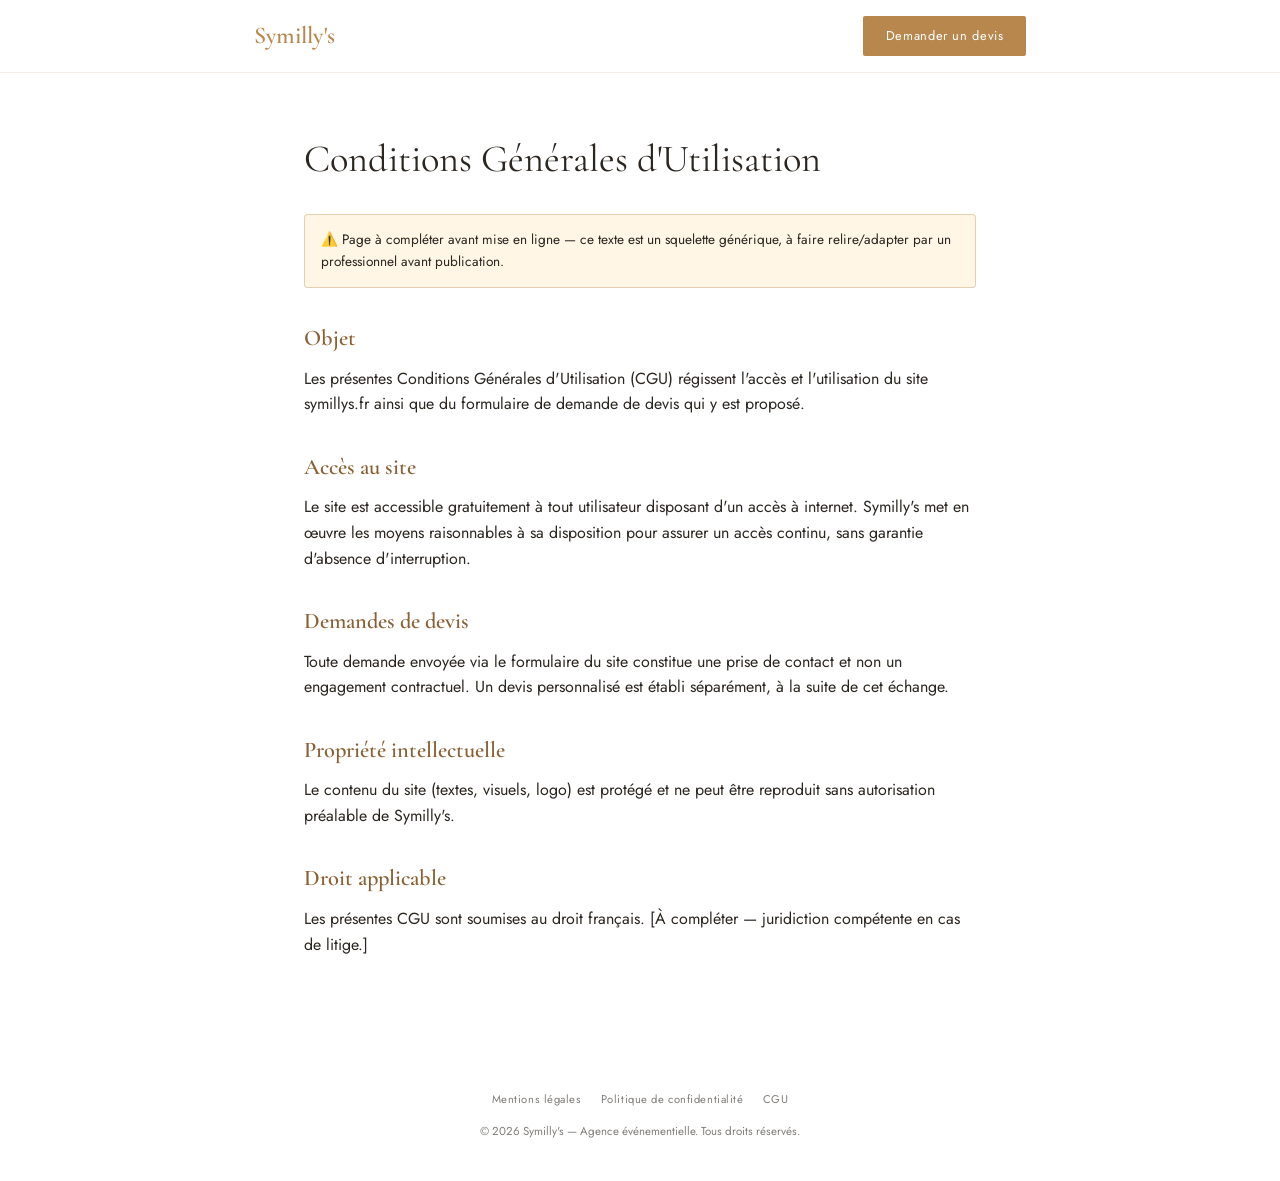
<file: cgu.html>
<!DOCTYPE html>
<html lang="fr">
<head>
<meta charset="UTF-8">
<meta name="viewport" content="width=device-width, initial-scale=1.0">
<title>Conditions Générales d'Utilisation — Symilly's</title>
<meta name="robots" content="noindex">
<meta http-equiv="Content-Security-Policy" content="default-src 'self'; style-src 'self'; font-src 'self'; script-src 'self'; base-uri 'self'; object-src 'none'">
<link rel="stylesheet" href="fonts/fonts.css">
<link rel="stylesheet" href="legal.css">
</head>
<body>
<a href="#main" class="skip-link">Aller au contenu</a>
<header>
  <nav aria-label="Navigation principale">
    <a href="index.html" class="logo">Symilly's</a>
    <a href="index.html#contact" class="btn-devis">Demander un devis</a>
  </nav>
</header>

<main id="main" class="legal">
  <h1>Conditions Générales d'Utilisation</h1>
  <p class="legal-todo">⚠️ Page à compléter avant mise en ligne — ce texte est un squelette générique, à faire relire/adapter par un professionnel avant publication.</p>

  <h2>Objet</h2>
  <p>Les présentes Conditions Générales d'Utilisation (CGU) régissent l'accès et l'utilisation du site symillys.fr ainsi que du formulaire de demande de devis qui y est proposé.</p>

  <h2>Accès au site</h2>
  <p>Le site est accessible gratuitement à tout utilisateur disposant d'un accès à internet. Symilly's met en œuvre les moyens raisonnables à sa disposition pour assurer un accès continu, sans garantie d'absence d'interruption.</p>

  <h2>Demandes de devis</h2>
  <p>Toute demande envoyée via le formulaire du site constitue une prise de contact et non un engagement contractuel. Un devis personnalisé est établi séparément, à la suite de cet échange.</p>

  <h2>Propriété intellectuelle</h2>
  <p>Le contenu du site (textes, visuels, logo) est protégé et ne peut être reproduit sans autorisation préalable de Symilly's.</p>

  <h2>Droit applicable</h2>
  <p>Les présentes CGU sont soumises au droit français. [À compléter — juridiction compétente en cas de litige.]</p>
</main>

<footer>
  <div class="footer-legal">
    <a href="mentions-legales.html">Mentions légales</a>
    <a href="politique-confidentialite.html">Politique de confidentialité</a>
    <a href="cgu.html">CGU</a>
  </div>
  © 2026 Symilly's — Agence événementielle. Tous droits réservés.
</footer>
</body>
</html>
</file>
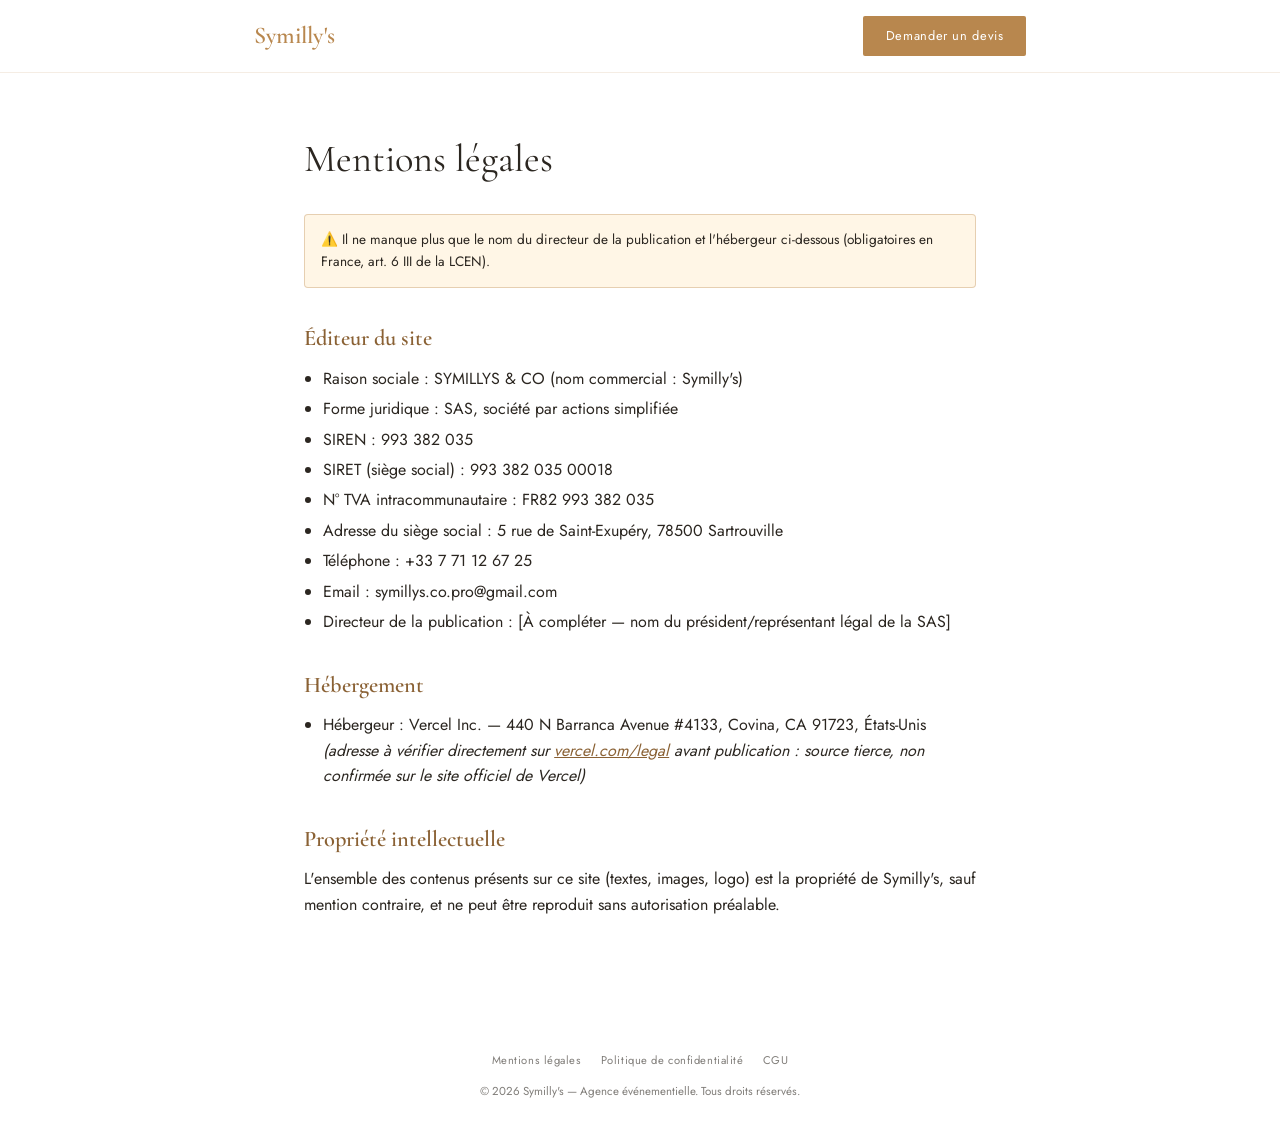
<file: mentions-legales.html>
<!DOCTYPE html>
<html lang="fr">
<head>
<meta charset="UTF-8">
<meta name="viewport" content="width=device-width, initial-scale=1.0">
<title>Mentions légales — Symilly's</title>
<meta name="robots" content="noindex">
<meta http-equiv="Content-Security-Policy" content="default-src 'self'; style-src 'self'; font-src 'self'; script-src 'self'; base-uri 'self'; object-src 'none'">
<link rel="stylesheet" href="fonts/fonts.css">
<link rel="stylesheet" href="legal.css">
</head>
<body>
<a href="#main" class="skip-link">Aller au contenu</a>
<header>
  <nav aria-label="Navigation principale">
    <a href="index.html" class="logo">Symilly's</a>
    <a href="index.html#contact" class="btn-devis">Demander un devis</a>
  </nav>
</header>

<main id="main" class="legal">
  <h1>Mentions légales</h1>
  <p class="legal-todo">⚠️ Il ne manque plus que le nom du directeur de la publication et l'hébergeur ci-dessous (obligatoires en France, art. 6 III de la LCEN).</p>

  <h2>Éditeur du site</h2>
  <ul>
    <li>Raison sociale : SYMILLYS & CO (nom commercial : Symilly's)</li>
    <li>Forme juridique : SAS, société par actions simplifiée</li>
    <li>SIREN : 993 382 035</li>
    <li>SIRET (siège social) : 993 382 035 00018</li>
    <li>N° TVA intracommunautaire : FR82 993 382 035</li>
    <li>Adresse du siège social : 5 rue de Saint-Exupéry, 78500 Sartrouville</li>
    <li>Téléphone : +33 7 71 12 67 25</li>
    <li>Email : symillys.co.pro@gmail.com</li>
    <li>Directeur de la publication : [À compléter — nom du président/représentant légal de la SAS]</li>
  </ul>

  <h2>Hébergement</h2>
  <ul>
    <li>Hébergeur : Vercel Inc. — 440 N Barranca Avenue #4133, Covina, CA 91723, États-Unis <em>(adresse à vérifier directement sur <a href="https://vercel.com/legal" target="_blank" rel="noopener noreferrer">vercel.com/legal</a> avant publication : source tierce, non confirmée sur le site officiel de Vercel)</em></li>
  </ul>

  <h2>Propriété intellectuelle</h2>
  <p>L'ensemble des contenus présents sur ce site (textes, images, logo) est la propriété de Symilly's, sauf mention contraire, et ne peut être reproduit sans autorisation préalable.</p>
</main>

<footer>
  <div class="footer-legal">
    <a href="mentions-legales.html">Mentions légales</a>
    <a href="politique-confidentialite.html">Politique de confidentialité</a>
    <a href="cgu.html">CGU</a>
  </div>
  © 2026 Symilly's — Agence événementielle. Tous droits réservés.
</footer>
</body>
</html>
</file>
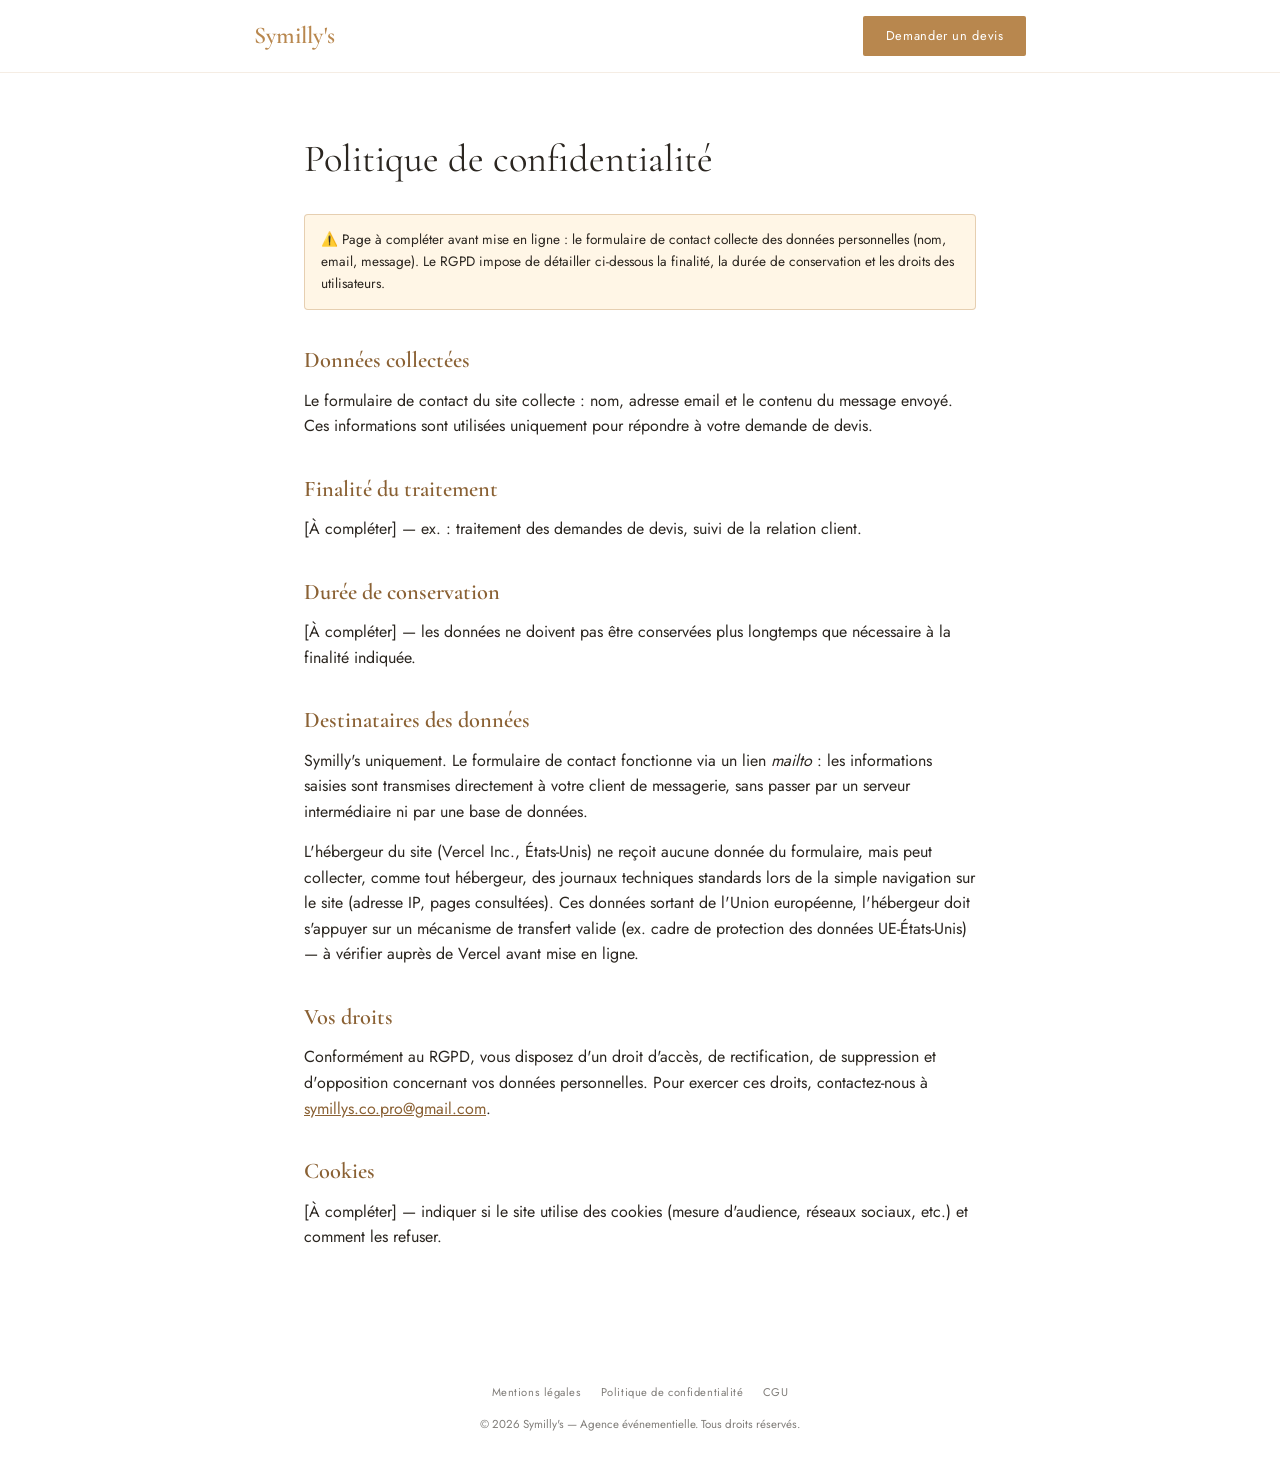
<file: politique-confidentialite.html>
<!DOCTYPE html>
<html lang="fr">
<head>
<meta charset="UTF-8">
<meta name="viewport" content="width=device-width, initial-scale=1.0">
<title>Politique de confidentialité — Symilly's</title>
<meta name="robots" content="noindex">
<meta http-equiv="Content-Security-Policy" content="default-src 'self'; style-src 'self'; font-src 'self'; script-src 'self'; base-uri 'self'; object-src 'none'">
<link rel="stylesheet" href="fonts/fonts.css">
<link rel="stylesheet" href="legal.css">
</head>
<body>
<a href="#main" class="skip-link">Aller au contenu</a>
<header>
  <nav aria-label="Navigation principale">
    <a href="index.html" class="logo">Symilly's</a>
    <a href="index.html#contact" class="btn-devis">Demander un devis</a>
  </nav>
</header>

<main id="main" class="legal">
  <h1>Politique de confidentialité</h1>
  <p class="legal-todo">⚠️ Page à compléter avant mise en ligne : le formulaire de contact collecte des données personnelles (nom, email, message). Le RGPD impose de détailler ci-dessous la finalité, la durée de conservation et les droits des utilisateurs.</p>

  <h2>Données collectées</h2>
  <p>Le formulaire de contact du site collecte : nom, adresse email et le contenu du message envoyé. Ces informations sont utilisées uniquement pour répondre à votre demande de devis.</p>

  <h2>Finalité du traitement</h2>
  <p>[À compléter] — ex. : traitement des demandes de devis, suivi de la relation client.</p>

  <h2>Durée de conservation</h2>
  <p>[À compléter] — les données ne doivent pas être conservées plus longtemps que nécessaire à la finalité indiquée.</p>

  <h2>Destinataires des données</h2>
  <p>Symilly's uniquement. Le formulaire de contact fonctionne via un lien <em>mailto</em> : les informations saisies sont transmises directement à votre client de messagerie, sans passer par un serveur intermédiaire ni par une base de données.</p>
  <p>L'hébergeur du site (Vercel Inc., États-Unis) ne reçoit aucune donnée du formulaire, mais peut collecter, comme tout hébergeur, des journaux techniques standards lors de la simple navigation sur le site (adresse IP, pages consultées). Ces données sortant de l'Union européenne, l'hébergeur doit s'appuyer sur un mécanisme de transfert valide (ex. cadre de protection des données UE-États-Unis) — à vérifier auprès de Vercel avant mise en ligne.</p>

  <h2>Vos droits</h2>
  <p>Conformément au RGPD, vous disposez d'un droit d'accès, de rectification, de suppression et d'opposition concernant vos données personnelles. Pour exercer ces droits, contactez-nous à <a href="mailto:symillys.co.pro@gmail.com">symillys.co.pro@gmail.com</a>.</p>

  <h2>Cookies</h2>
  <p>[À compléter] — indiquer si le site utilise des cookies (mesure d'audience, réseaux sociaux, etc.) et comment les refuser.</p>
</main>

<footer>
  <div class="footer-legal">
    <a href="mentions-legales.html">Mentions légales</a>
    <a href="politique-confidentialite.html">Politique de confidentialité</a>
    <a href="cgu.html">CGU</a>
  </div>
  © 2026 Symilly's — Agence événementielle. Tous droits réservés.
</footer>
</body>
</html>
</file>
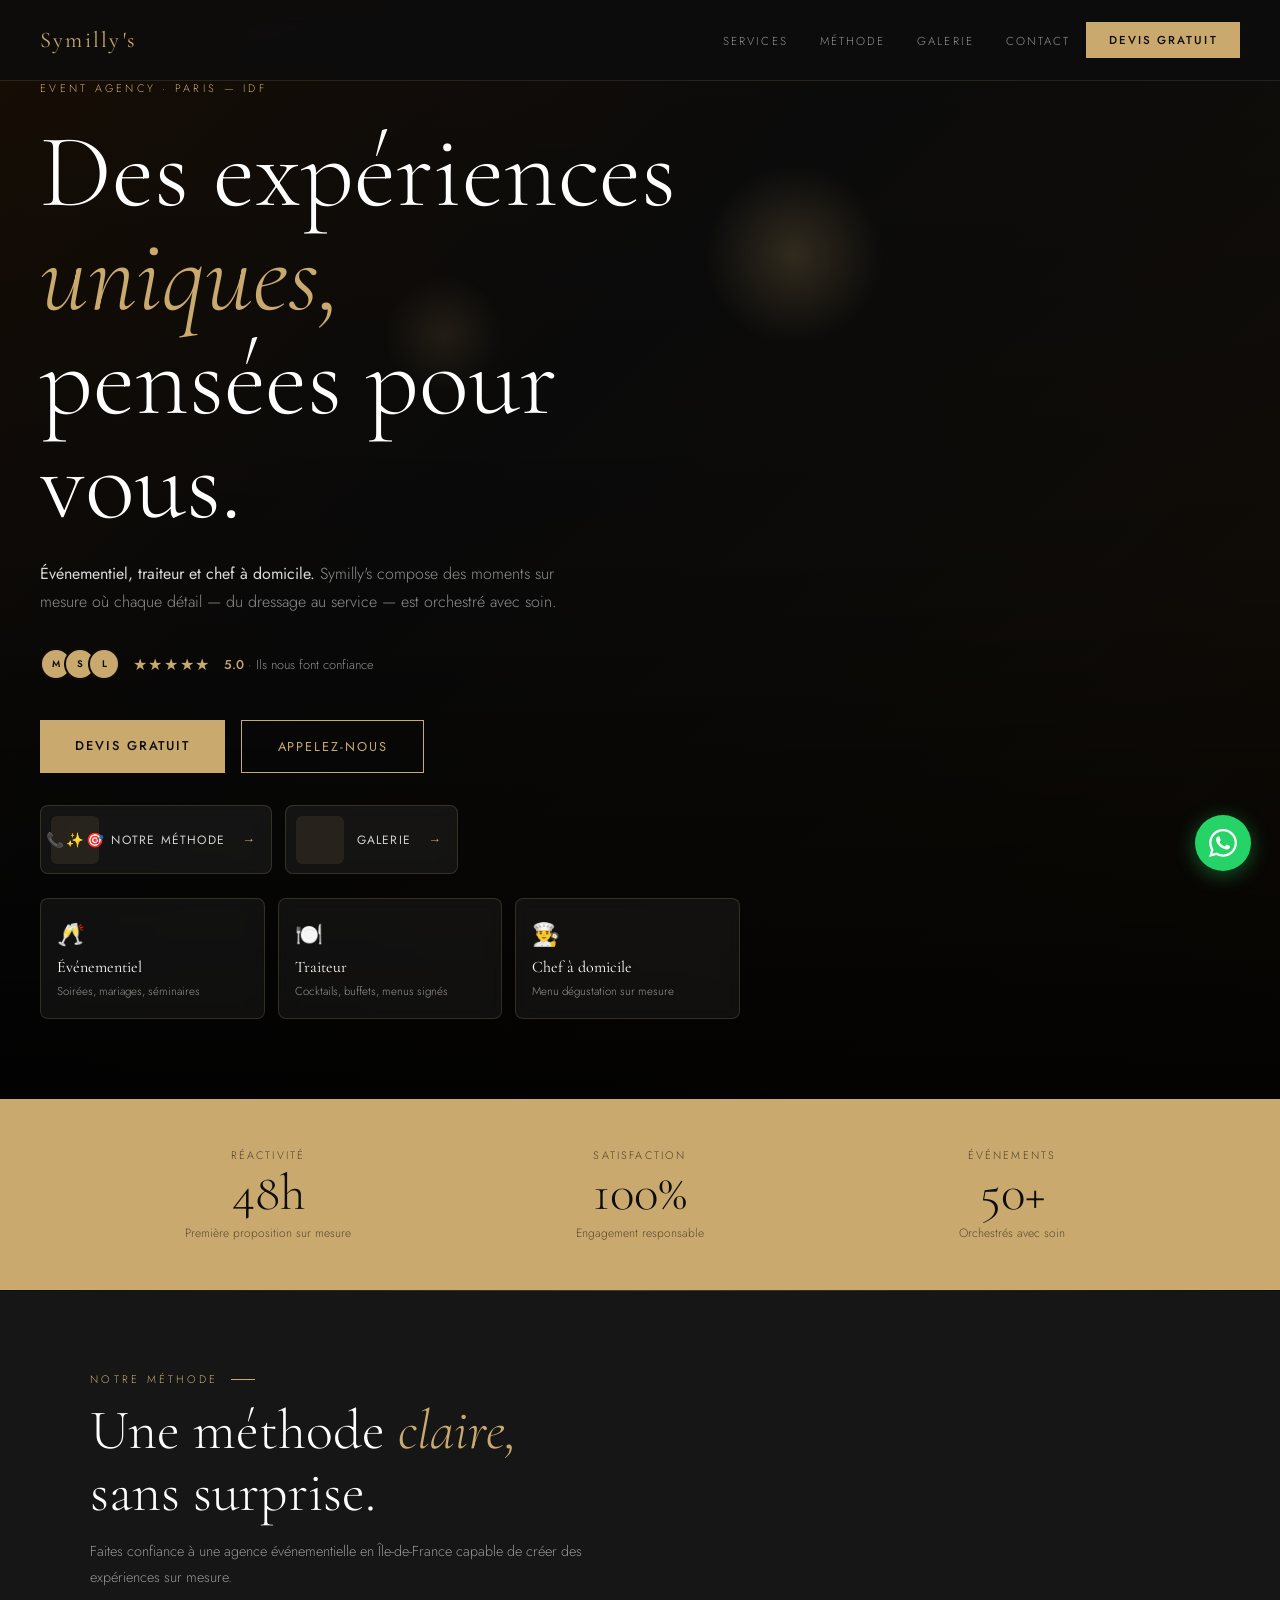
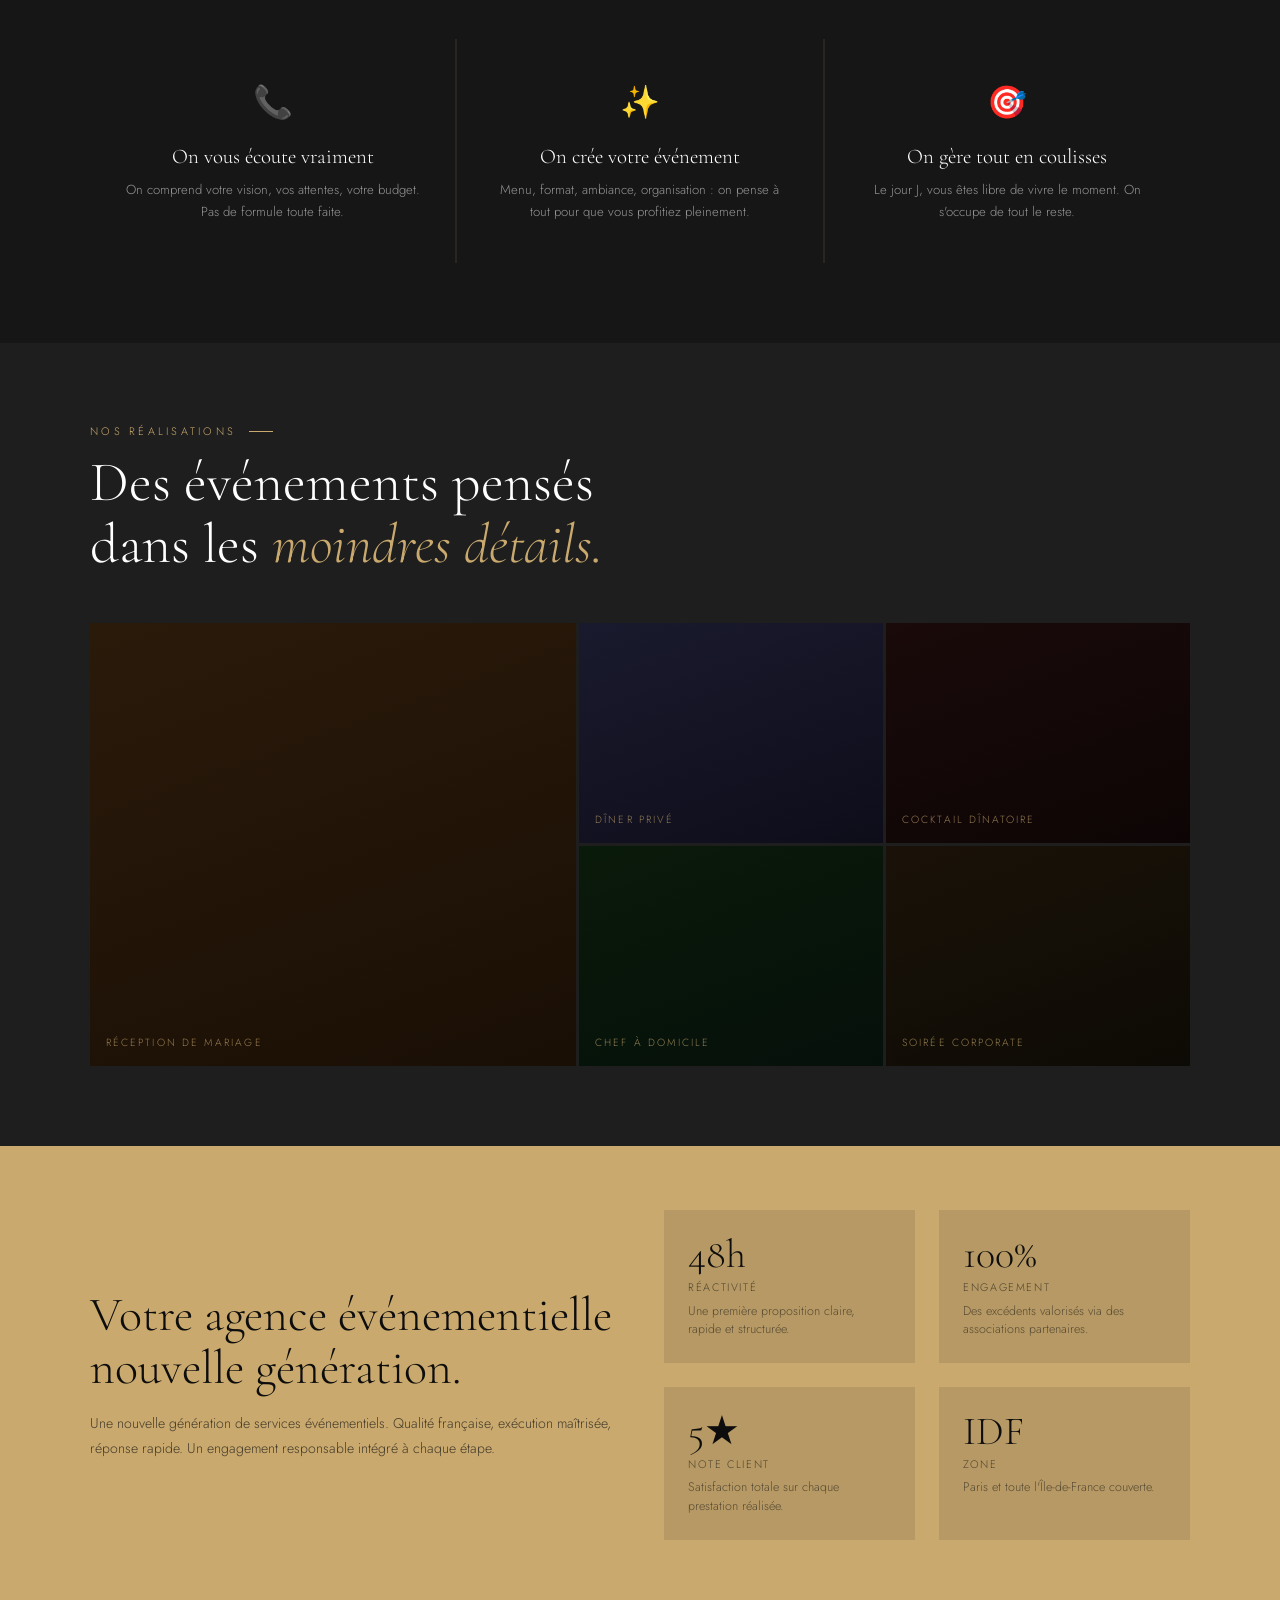
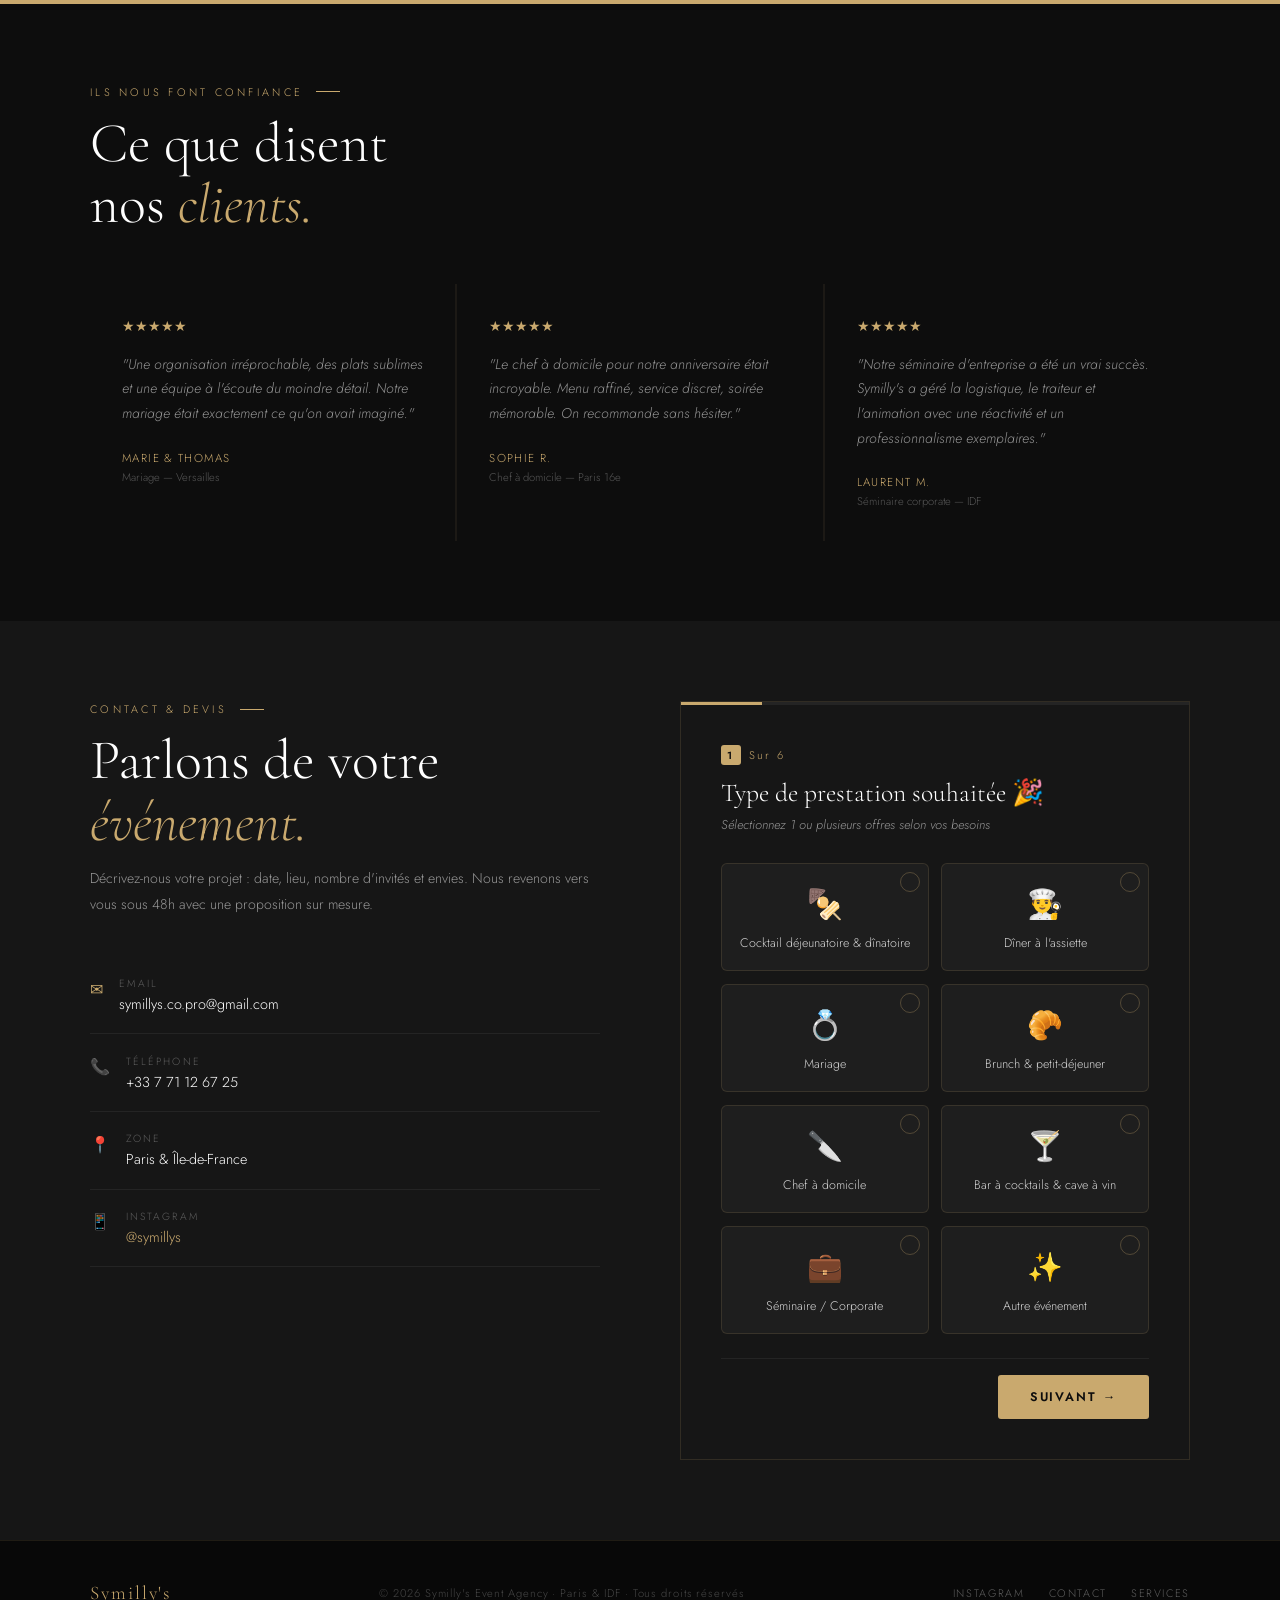
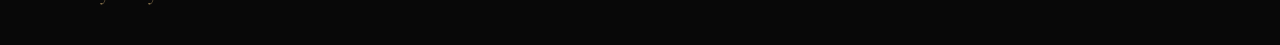
<file: symillys.html>
<!DOCTYPE html>
<html lang="fr">
<head>
<meta charset="UTF-8">
<meta name="viewport" content="width=device-width, initial-scale=1.0">
<title>Symilly's — Agence Événementielle Paris & IDF</title>
<meta name="description" content="Symilly's, agence événementielle à Paris et en Île-de-France. Événementiel, traiteur et chef à domicile sur mesure.">
<link href="https://fonts.googleapis.com/css2?family=Cormorant+Garamond:ital,wght@0,300;0,400;0,600;1,300;1,400&family=Jost:wght@300;400;500;600&display=swap" rel="stylesheet">
<style>
*, *::before, *::after { box-sizing: border-box; margin: 0; padding: 0; }

:root {
  --gold: #C9A96E;
  --gold-light: #E8D5B0;
  --gold-dark: #9E7A42;
  --dark: #0D0D0D;
  --dark2: #161616;
  --dark3: #1E1E1E;
  --card: #1A1A1A;
  --white: #FFFFFF;
  --muted: rgba(255,255,255,0.55);
  --cream: #F5F0EA;
}

html { scroll-behavior: smooth; }

body {
  font-family: 'Jost', sans-serif;
  background: var(--dark);
  color: var(--white);
  font-weight: 300;
  overflow-x: hidden;
}

/* ── NAV ── */
nav {
  position: fixed;
  top: 0; left: 0; right: 0;
  z-index: 200;
  display: flex;
  align-items: center;
  justify-content: space-between;
  padding: 1.4rem 2.5rem;
  background: rgba(13,13,13,0.85);
  backdrop-filter: blur(12px);
  border-bottom: 1px solid rgba(201,169,110,0.15);
}

.nav-logo {
  font-family: 'Cormorant Garamond', serif;
  font-size: 1.4rem;
  font-weight: 400;
  letter-spacing: 0.1em;
  color: var(--gold);
  text-decoration: none;
}

.nav-right { display: flex; align-items: center; gap: 1rem; }

.nav-links {
  display: flex;
  gap: 2rem;
  list-style: none;
}

.nav-links a {
  font-size: 0.72rem;
  letter-spacing: 0.18em;
  text-transform: uppercase;
  color: var(--muted);
  text-decoration: none;
  transition: color 0.3s;
}
.nav-links a:hover { color: var(--gold); }

/* Burger button */
.burger {
  display: none;
  width: 44px; height: 44px;
  border-radius: 50%;
  background: white;
  border: none;
  cursor: pointer;
  flex-direction: column;
  align-items: center;
  justify-content: center;
  gap: 5px;
  flex-shrink: 0;
  transition: background 0.3s;
}
.burger:hover { background: var(--gold-light); }
.burger span {
  display: block;
  width: 18px; height: 2px;
  background: var(--dark);
  border-radius: 2px;
  transition: all 0.3s;
}
.burger.open span:nth-child(1) { transform: translateY(7px) rotate(45deg); }
.burger.open span:nth-child(2) { opacity: 0; }
.burger.open span:nth-child(3) { transform: translateY(-7px) rotate(-45deg); }

/* Mobile menu overlay */
.mobile-menu {
  display: none;
  position: fixed;
  inset: 0;
  z-index: 190;
  background: var(--dark);
  flex-direction: column;
  align-items: center;
  justify-content: center;
  gap: 2.5rem;
  padding-top: 5rem;
}
.mobile-menu.open { display: flex; }

.mobile-menu a {
  font-family: 'Cormorant Garamond', serif;
  font-size: 2.5rem;
  font-weight: 300;
  color: white;
  text-decoration: none;
  letter-spacing: 0.05em;
  transition: color 0.3s;
}
.mobile-menu a:hover { color: var(--gold); }

.mobile-menu hr {
  width: 2rem;
  border: none;
  border-top: 1px solid rgba(201,169,110,0.3);
}

.mobile-menu .mobile-instagram {
  font-size: 0.75rem;
  letter-spacing: 0.25em;
  text-transform: uppercase;
  color: var(--gold);
}

.nav-btn {
  font-size: 0.72rem;
  letter-spacing: 0.18em;
  text-transform: uppercase;
  background: var(--gold);
  color: var(--dark);
  padding: 0.6rem 1.4rem;
  border: none;
  cursor: pointer;
  font-family: 'Jost', sans-serif;
  font-weight: 500;
  text-decoration: none;
  display: inline-block;
  transition: background 0.3s;
}
.nav-btn:hover { background: var(--gold-dark); color: white; }

/* ── HERO ── */
.hero {
  min-height: 100vh;
  position: relative;
  display: flex;
  flex-direction: column;
  justify-content: flex-end;
  padding: 5rem 2.5rem 5rem;
  overflow: hidden;
}

.hero-bg {
  position: absolute;
  inset: 0;
  background: linear-gradient(135deg, #1a0f05 0%, #0d0d0d 40%, #1a1208 100%);
}

.hero-overlay {
  position: absolute;
  inset: 0;
  background: linear-gradient(to top, rgba(0,0,0,0.85) 0%, rgba(0,0,0,0.3) 50%, rgba(0,0,0,0.1) 100%);
}

/* Candlelight dots */
.hero-bg::before {
  content: '';
  position: absolute;
  top: 15%; left: 55%;
  width: 180px; height: 180px;
  background: radial-gradient(circle, rgba(201,169,110,0.25) 0%, transparent 70%);
  border-radius: 50%;
}
.hero-bg::after {
  content: '';
  position: absolute;
  top: 25%; left: 30%;
  width: 120px; height: 120px;
  background: radial-gradient(circle, rgba(201,169,110,0.15) 0%, transparent 70%);
  border-radius: 50%;
}

.hero-content { position: relative; z-index: 2; max-width: 700px; }

.hero-eyebrow {
  font-size: 0.68rem;
  letter-spacing: 0.3em;
  text-transform: uppercase;
  color: var(--gold);
  margin-bottom: 1.5rem;
}

.hero-title {
  font-family: 'Cormorant Garamond', serif;
  font-size: clamp(3rem, 9vw, 6.5rem);
  font-weight: 300;
  line-height: 1.0;
  color: var(--white);
  margin-bottom: 1.5rem;
}

.hero-title .gold { color: var(--gold); font-style: italic; }

.hero-sub {
  font-size: 1rem;
  line-height: 1.75;
  color: var(--muted);
  max-width: 520px;
  margin-bottom: 2rem;
}

.hero-sub strong { color: rgba(255,255,255,0.85); font-weight: 400; }

/* Stars */
.hero-stars {
  display: flex;
  align-items: center;
  gap: 0.8rem;
  margin-bottom: 2.5rem;
}

.stars { color: var(--gold); font-size: 1rem; letter-spacing: 0.1em; }

.stars-text {
  font-size: 0.8rem;
  color: var(--muted);
}

.stars-text strong { color: var(--gold); font-weight: 500; }

.hero-avatars {
  display: flex;
}

.avatar {
  width: 32px; height: 32px;
  border-radius: 50%;
  border: 2px solid var(--dark);
  margin-left: -8px;
  background: var(--gold);
  display: flex;
  align-items: center;
  justify-content: center;
  font-size: 0.6rem;
  font-weight: 600;
  color: var(--dark);
  overflow: hidden;
}
.avatar:first-child { margin-left: 0; }

.hero-actions {
  display: flex;
  gap: 1rem;
  flex-wrap: wrap;
}

.btn-gold {
  background: var(--gold);
  color: var(--dark);
  border: none;
  padding: 1rem 2.2rem;
  font-family: 'Jost', sans-serif;
  font-size: 0.8rem;
  letter-spacing: 0.15em;
  text-transform: uppercase;
  font-weight: 500;
  cursor: pointer;
  text-decoration: none;
  display: inline-block;
  transition: background 0.3s;
}
.btn-gold:hover { background: var(--gold-dark); color: white; }

.btn-outline {
  background: transparent;
  color: var(--gold);
  border: 1px solid var(--gold);
  padding: 1rem 2.2rem;
  font-family: 'Jost', sans-serif;
  font-size: 0.8rem;
  letter-spacing: 0.15em;
  text-transform: uppercase;
  font-weight: 400;
  cursor: pointer;
  text-decoration: none;
  display: inline-block;
  transition: all 0.3s;
}
.btn-outline:hover { background: var(--gold); color: var(--dark); }

/* ── CHIFFRES ── */
.numbers-band {
  background: var(--gold);
  padding: 3rem 2.5rem;
}

.numbers-inner {
  max-width: 1100px;
  margin: 0 auto;
  display: grid;
  grid-template-columns: repeat(3, 1fr);
  gap: 1rem;
  text-align: center;
}

.num-item {}

.num-label {
  font-size: 0.68rem;
  letter-spacing: 0.2em;
  text-transform: uppercase;
  color: rgba(13,13,13,0.65);
  margin-bottom: 0.3rem;
}

.num-value {
  font-family: 'Cormorant Garamond', serif;
  font-size: 3.2rem;
  font-weight: 300;
  color: var(--dark);
  line-height: 1;
}

.num-desc {
  font-size: 0.75rem;
  color: rgba(13,13,13,0.6);
  margin-top: 0.3rem;
}

/* ── SECTIONS ── */
.section {
  padding: 5rem 2.5rem;
  max-width: 1100px;
  margin: 0 auto;
}

.section-full {
  padding: 5rem 2.5rem;
}

.label {
  font-size: 0.68rem;
  letter-spacing: 0.3em;
  text-transform: uppercase;
  color: var(--gold);
  margin-bottom: 0.8rem;
  display: flex;
  align-items: center;
  gap: 0.8rem;
}
.label::after {
  content: '';
  display: block;
  width: 1.5rem;
  height: 1px;
  background: var(--gold);
}

.section-title {
  font-family: 'Cormorant Garamond', serif;
  font-size: clamp(2rem, 5vw, 3.5rem);
  font-weight: 300;
  line-height: 1.1;
  color: var(--white);
  margin-bottom: 1rem;
}
.section-title .gold { color: var(--gold); font-style: italic; }

.section-desc {
  font-size: 0.9rem;
  line-height: 1.8;
  color: var(--muted);
  max-width: 520px;
  margin-bottom: 3rem;
}

/* ── SERVICES ── */
.services-list {
  display: flex;
  flex-direction: column;
  gap: 2px;
}

.service-item {
  background: var(--card);
  padding: 2.5rem;
  display: grid;
  grid-template-columns: 80px 1fr;
  gap: 2rem;
  align-items: start;
  transition: background 0.3s;
  cursor: default;
}
.service-item:hover { background: #222; }

.service-num {
  font-family: 'Cormorant Garamond', serif;
  font-size: 3.5rem;
  font-weight: 300;
  color: var(--gold);
  opacity: 0.4;
  line-height: 1;
}

.service-body {}

.service-name {
  font-family: 'Cormorant Garamond', serif;
  font-size: 1.8rem;
  font-weight: 400;
  color: var(--white);
  margin-bottom: 0.6rem;
}

.service-desc {
  font-size: 0.85rem;
  line-height: 1.75;
  color: var(--muted);
}

.service-tags {
  display: flex;
  flex-wrap: wrap;
  gap: 0.5rem;
  margin-top: 1rem;
}

.tag {
  font-size: 0.65rem;
  letter-spacing: 0.12em;
  text-transform: uppercase;
  border: 1px solid rgba(201,169,110,0.3);
  color: var(--gold);
  padding: 0.3rem 0.8rem;
}

/* ── MÉTHODE ── */
.methode-bg {
  background: var(--dark2);
  padding: 5rem 2.5rem;
}

.methode-inner {
  max-width: 1100px;
  margin: 0 auto;
}

.methode-grid {
  display: grid;
  grid-template-columns: repeat(3, 1fr);
  gap: 2px;
  margin-top: 3rem;
  background: rgba(201,169,110,0.1);
}

.methode-card {
  background: var(--dark2);
  padding: 2.5rem 2rem;
  text-align: center;
}

.methode-icon {
  font-size: 2rem;
  margin-bottom: 1.2rem;
  display: block;
}

.methode-title {
  font-family: 'Cormorant Garamond', serif;
  font-size: 1.3rem;
  color: var(--white);
  margin-bottom: 0.6rem;
}

.methode-desc {
  font-size: 0.82rem;
  line-height: 1.7;
  color: var(--muted);
}

/* ── GALERIE ── */
.galerie-bg {
  background: var(--dark3);
  padding: 5rem 2.5rem;
}

.galerie-inner {
  max-width: 1100px;
  margin: 0 auto;
}

.galerie-grid {
  display: grid;
  grid-template-columns: 1.6fr 1fr 1fr;
  grid-template-rows: 220px 220px;
  gap: 3px;
  margin-top: 3rem;
}

.galerie-item {
  position: relative;
  overflow: hidden;
}

.galerie-item:first-child { grid-row: 1 / 3; }

.galerie-ph {
  width: 100%; height: 100%;
  display: flex;
  align-items: flex-end;
  padding: 1rem;
  transition: transform 0.5s;
}
.galerie-item:hover .galerie-ph { transform: scale(1.03); }

.g1 { background: linear-gradient(160deg, #2a1a0a, #1a0f05); }
.g2 { background: linear-gradient(160deg, #1a1a2e, #0d0d1a); }
.g3 { background: linear-gradient(160deg, #1a0a0a, #0d0505); }
.g4 { background: linear-gradient(160deg, #0a1a0a, #05100a); }
.g5 { background: linear-gradient(160deg, #1a1208, #0d0b05); }

.galerie-cap {
  font-size: 0.65rem;
  letter-spacing: 0.2em;
  text-transform: uppercase;
  color: rgba(201,169,110,0.7);
}

/* ── ENGAGEMENT ── */
.engage-band {
  background: var(--gold);
  padding: 4rem 2.5rem;
}

.engage-inner {
  max-width: 1100px;
  margin: 0 auto;
  display: grid;
  grid-template-columns: 1fr 1fr;
  gap: 3rem;
  align-items: center;
}

.engage-title {
  font-family: 'Cormorant Garamond', serif;
  font-size: clamp(2rem, 4vw, 3rem);
  font-weight: 300;
  color: var(--dark);
  line-height: 1.1;
}

.engage-desc {
  font-size: 0.88rem;
  line-height: 1.8;
  color: rgba(13,13,13,0.7);
  margin-top: 1rem;
}

.engage-stats {
  display: grid;
  grid-template-columns: 1fr 1fr;
  gap: 1.5rem;
}

.estat {
  background: rgba(13,13,13,0.1);
  padding: 1.5rem;
}

.estat-num {
  font-family: 'Cormorant Garamond', serif;
  font-size: 2.5rem;
  font-weight: 300;
  color: var(--dark);
  line-height: 1;
}

.estat-label {
  font-size: 0.68rem;
  letter-spacing: 0.15em;
  text-transform: uppercase;
  color: rgba(13,13,13,0.6);
  margin-top: 0.3rem;
}

.estat-desc {
  font-size: 0.78rem;
  color: rgba(13,13,13,0.55);
  margin-top: 0.4rem;
  line-height: 1.5;
}

/* ── TÉMOIGNAGES ── */
.temoignages-bg {
  background: var(--dark);
  padding: 5rem 2.5rem;
}

.temoignages-inner {
  max-width: 1100px;
  margin: 0 auto;
}

.temo-grid {
  display: grid;
  grid-template-columns: repeat(3, 1fr);
  gap: 2px;
  margin-top: 3rem;
  background: rgba(201,169,110,0.08);
}

.temo-card {
  background: var(--dark);
  padding: 2rem;
}

.temo-stars { color: var(--gold); font-size: 0.85rem; margin-bottom: 1rem; }

.temo-text {
  font-size: 0.88rem;
  line-height: 1.75;
  color: var(--muted);
  margin-bottom: 1.5rem;
  font-style: italic;
}

.temo-author {
  font-size: 0.72rem;
  letter-spacing: 0.12em;
  text-transform: uppercase;
  color: var(--gold);
}

.temo-event {
  font-size: 0.7rem;
  color: rgba(255,255,255,0.3);
  margin-top: 0.2rem;
}

/* ── CONTACT ── */
.contact-bg {
  background: var(--dark2);
  padding: 5rem 2.5rem;
}

.contact-inner {
  max-width: 1100px;
  margin: 0 auto;
  display: grid;
  grid-template-columns: 1fr 1fr;
  gap: 5rem;
  align-items: start;
}

.contact-info .section-title { margin-bottom: 0.8rem; }

.contact-desc {
  font-size: 0.88rem;
  line-height: 1.8;
  color: var(--muted);
  margin-bottom: 2.5rem;
}

.contact-line {
  display: flex;
  align-items: flex-start;
  gap: 1rem;
  padding: 1.2rem 0;
  border-bottom: 1px solid rgba(255,255,255,0.06);
}

.contact-line:first-of-type { border-top: 1px solid rgba(255,255,255,0.06); }

.cl-icon { color: var(--gold); font-size: 1rem; flex-shrink: 0; margin-top: 0.1rem; }

.cl-label {
  font-size: 0.65rem;
  letter-spacing: 0.2em;
  text-transform: uppercase;
  color: rgba(255,255,255,0.3);
  margin-bottom: 0.2rem;
}

.cl-value {
  font-size: 0.9rem;
  color: var(--white);
}

/* ── TYPEFORM STYLE ── */
.tf-wrap {
  background: var(--dark2);
  border: 1px solid rgba(201,169,110,0.15);
  overflow: hidden;
}

.tf-step { display: none; padding: 2.5rem; }
.tf-step.active { display: block; }

.tf-step-num {
  font-size: 0.7rem;
  letter-spacing: 0.2em;
  color: var(--gold);
  margin-bottom: 0.8rem;
  display: flex;
  align-items: center;
  gap: 0.5rem;
}

.tf-step-num span {
  background: var(--gold);
  color: var(--dark);
  width: 20px; height: 20px;
  border-radius: 3px;
  display: flex;
  align-items: center;
  justify-content: center;
  font-size: 0.65rem;
  font-weight: 600;
}

.tf-question {
  font-family: 'Cormorant Garamond', serif;
  font-size: 1.6rem;
  font-weight: 300;
  color: var(--white);
  margin-bottom: 0.4rem;
  line-height: 1.2;
}

.tf-hint {
  font-size: 0.8rem;
  color: var(--muted);
  margin-bottom: 1.8rem;
  font-style: italic;
}

/* Cards */
.tf-cards {
  display: grid;
  grid-template-columns: 1fr 1fr;
  gap: 0.8rem;
  margin-bottom: 1.5rem;
}

.tf-card {
  background: #1E1E1E;
  border: 1px solid rgba(201,169,110,0.15);
  padding: 1.2rem 1rem;
  cursor: pointer;
  transition: all 0.25s;
  display: flex;
  flex-direction: column;
  align-items: center;
  text-align: center;
  gap: 0.6rem;
  border-radius: 6px;
  user-select: none;
  position: relative;
}

.tf-card:hover {
  border-color: rgba(201,169,110,0.5);
  background: #252525;
}

.tf-card.selected {
  border-color: var(--gold);
  background: rgba(201,169,110,0.08);
}

/* Checkmark badge top-right */
.tf-card::after {
  content: '';
  position: absolute;
  top: 0.5rem;
  right: 0.5rem;
  width: 20px;
  height: 20px;
  border-radius: 50%;
  border: 1.5px solid rgba(201,169,110,0.3);
  background: transparent;
  transition: all 0.2s;
}

.tf-card.selected::after {
  content: '✓';
  background: var(--gold);
  border-color: var(--gold);
  color: var(--dark);
  font-size: 0.65rem;
  font-weight: 700;
  display: flex;
  align-items: center;
  justify-content: center;
  line-height: 20px;
  text-align: center;
}

.tf-card-icon { font-size: 1.8rem; }

.tf-card-label {
  font-size: 0.78rem;
  color: rgba(255,255,255,0.8);
  line-height: 1.3;
}

.tf-card.selected .tf-card-label { color: var(--gold); }

/* Input fields */
.tf-input {
  width: 100%;
  background: transparent;
  border: none;
  border-bottom: 2px solid rgba(201,169,110,0.3);
  padding: 0.8rem 0;
  font-family: 'Jost', sans-serif;
  font-size: 1.1rem;
  color: white;
  outline: none;
  transition: border-color 0.3s;
  margin-bottom: 1.5rem;
}
.tf-input::placeholder { color: rgba(255,255,255,0.2); }
.tf-input:focus { border-color: var(--gold); }

.tf-input-row {
  display: grid;
  grid-template-columns: 1fr 1fr;
  gap: 1.5rem;
}

textarea.tf-input {
  resize: none;
  min-height: 80px;
  border: 1px solid rgba(201,169,110,0.3);
  padding: 0.8rem;
  border-radius: 4px;
}
textarea.tf-input:focus { border-color: var(--gold); }

/* Navigation buttons */
.tf-nav {
  display: flex;
  align-items: center;
  justify-content: space-between;
  margin-top: 1rem;
  padding-top: 1rem;
  border-top: 1px solid rgba(255,255,255,0.06);
}

.tf-back {
  background: none;
  border: none;
  color: var(--muted);
  font-family: 'Jost', sans-serif;
  font-size: 0.78rem;
  letter-spacing: 0.1em;
  cursor: pointer;
  padding: 0.5rem 0;
  transition: color 0.3s;
}
.tf-back:hover { color: var(--white); }

.tf-next {
  background: var(--gold);
  border: none;
  color: var(--dark);
  font-family: 'Jost', sans-serif;
  font-size: 0.78rem;
  font-weight: 600;
  letter-spacing: 0.15em;
  text-transform: uppercase;
  padding: 0.8rem 2rem;
  cursor: pointer;
  transition: background 0.3s;
  border-radius: 3px;
}
.tf-next:hover { background: var(--gold-dark); color: white; }
.tf-next:disabled { opacity: 0.4; cursor: not-allowed; }

/* Progress bar */
.tf-progress {
  height: 3px;
  background: rgba(255,255,255,0.06);
}
.tf-progress-fill {
  height: 100%;
  background: var(--gold);
  transition: width 0.4s ease;
}

/* Success screen */
.tf-success {
  display: none;
  padding: 3rem 2.5rem;
  text-align: center;
}
.tf-success.active { display: block; }

.tf-success-icon { font-size: 3rem; margin-bottom: 1rem; }

.tf-success-title {
  font-family: 'Cormorant Garamond', serif;
  font-size: 2rem;
  font-weight: 300;
  color: var(--gold);
  margin-bottom: 0.8rem;
}

.tf-success-text {
  font-size: 0.88rem;
  color: var(--muted);
  line-height: 1.8;
}

/* ── FOOTER ── */
footer {
  background: #080808;
  padding: 2.5rem 2.5rem;
  border-top: 1px solid rgba(201,169,110,0.12);
}

.footer-inner {
  max-width: 1100px;
  margin: 0 auto;
  display: flex;
  align-items: center;
  justify-content: space-between;
  flex-wrap: wrap;
  gap: 1rem;
}

.footer-logo {
  font-family: 'Cormorant Garamond', serif;
  font-size: 1.2rem;
  color: var(--gold);
  letter-spacing: 0.1em;
}

.footer-copy {
  font-size: 0.7rem;
  color: rgba(255,255,255,0.25);
  letter-spacing: 0.08em;
}

.footer-links {
  display: flex;
  gap: 1.5rem;
}
.footer-links a {
  font-size: 0.68rem;
  letter-spacing: 0.15em;
  text-transform: uppercase;
  color: rgba(255,255,255,0.35);
  text-decoration: none;
  transition: color 0.3s;
}
.footer-links a:hover { color: var(--gold); }

/* ── WHATSAPP ── */
.whatsapp-btn {
  position: fixed;
  bottom: 1.8rem;
  right: 1.8rem;
  z-index: 300;
  width: 56px; height: 56px;
  border-radius: 50%;
  background: #25D366;
  display: flex;
  align-items: center;
  justify-content: center;
  text-decoration: none;
  box-shadow: 0 4px 20px rgba(37,211,102,0.4);
  transition: transform 0.3s, box-shadow 0.3s;
}
.whatsapp-btn:hover {
  transform: scale(1.08);
  box-shadow: 0 6px 25px rgba(37,211,102,0.5);
}
.whatsapp-btn svg { width: 28px; height: 28px; fill: white; }

/* ── DIVIDER ── */
.gold-line {
  width: 100%;
  height: 1px;
  background: linear-gradient(90deg, transparent, rgba(201,169,110,0.3), transparent);
}

/* Hero services */
.hero-services {
  display: grid;
  grid-template-columns: repeat(3, 1fr);
  gap: 0.8rem;
  margin-top: 1.5rem;
}

.hero-service-card {
  background: rgba(255,255,255,0.05);
  border: 1px solid rgba(201,169,110,0.2);
  backdrop-filter: blur(8px);
  padding: 1.2rem 1rem;
  border-radius: 8px;
  text-decoration: none;
  transition: all 0.3s;
  display: flex;
  flex-direction: column;
  gap: 0.4rem;
}
.hero-service-card:hover {
  background: rgba(201,169,110,0.1);
  border-color: var(--gold);
}
.hero-service-icon { font-size: 1.4rem; }
.hero-service-name {
  font-family: 'Cormorant Garamond', serif;
  font-size: 1rem;
  font-weight: 400;
  color: white;
}
.hero-service-desc {
  font-size: 0.72rem;
  color: var(--muted);
  line-height: 1.4;
}

/* Hero thumbnails */
.hero-thumbs {
  display: flex;
  gap: 0.8rem;
  margin-top: 2rem;
}

.hero-thumb {
  display: flex;
  align-items: center;
  gap: 0.8rem;
  background: rgba(255,255,255,0.06);
  border: 1px solid rgba(201,169,110,0.2);
  backdrop-filter: blur(8px);
  padding: 0.6rem 1rem 0.6rem 0.6rem;
  border-radius: 8px;
  text-decoration: none;
  transition: all 0.3s;
  cursor: pointer;
}

.hero-thumb:hover {
  background: rgba(201,169,110,0.12);
  border-color: var(--gold);
}

.hero-thumb-visual {
  width: 48px; height: 48px;
  border-radius: 6px;
  background: rgba(201,169,110,0.1);
  display: flex;
  align-items: center;
  justify-content: center;
  gap: 2px;
  font-size: 0.9rem;
  flex-shrink: 0;
}

.galerie-thumb {
  display: grid !important;
  grid-template-columns: 1fr 1fr;
  gap: 2px;
  padding: 4px;
  font-size: unset;
}

.gt1, .gt2, .gt3 {
  border-radius: 2px;
}
.gt1 { background: rgba(201,169,110,0.5); grid-row: 1/3; }
.gt2 { background: rgba(201,169,110,0.3); }
.gt3 { background: rgba(201,169,110,0.2); }

.hero-thumb-label {
  font-size: 0.75rem;
  letter-spacing: 0.1em;
  text-transform: uppercase;
  color: rgba(255,255,255,0.8);
  font-weight: 400;
}

.hero-thumb-arrow {
  font-size: 0.8rem;
  color: var(--gold);
  margin-left: 0.3rem;
}

/* ── RESPONSIVE ── */
@media (max-width: 768px) {
  nav { padding: 1.2rem 1.5rem; }
  .nav-links { display: none; }
  .nav-btn { display: none; }
  .burger { display: flex; }
  .hero { padding: 0 1.5rem 4rem; }
  .numbers-inner { grid-template-columns: 1fr; gap: 2rem; }
  .section { padding: 3.5rem 1.5rem; }
  .section-full { padding: 3.5rem 1.5rem; }
  .methode-bg, .galerie-bg, .engage-band, .temoignages-bg, .contact-bg { padding: 3.5rem 1.5rem; }
  .service-item { grid-template-columns: 60px 1fr; gap: 1rem; }
  .service-num { font-size: 2.5rem; }
  .methode-grid { grid-template-columns: 1fr; }
  .galerie-grid { grid-template-columns: 1fr 1fr; grid-template-rows: auto; }
  .galerie-item:first-child { grid-row: auto; grid-column: 1 / 3; height: 220px; }
  .galerie-item { height: 160px; }
  .engage-inner { grid-template-columns: 1fr; gap: 2rem; }
  .engage-stats { grid-template-columns: 1fr 1fr; }
  .temo-grid { grid-template-columns: 1fr; }
  .contact-inner { grid-template-columns: 1fr; gap: 3rem; }
  .form-row { grid-template-columns: 1fr; }
  .footer-inner { flex-direction: column; text-align: center; }
  .numbers-band { padding: 2.5rem 1.5rem; }
}
</style>
</head>
<body>

<!-- NAV -->
<nav>
  <a href="#" class="nav-logo">Symilly's</a>
  <div class="nav-right">
    <ul class="nav-links">
      <li><a href="#services">Services</a></li>
      <li><a href="#methode">Méthode</a></li>
      <li><a href="#galerie">Galerie</a></li>
      <li><a href="#contact">Contact</a></li>
    </ul>
    <a href="#contact" class="nav-btn">Devis gratuit</a>
    <button class="burger" id="burgerBtn" onclick="toggleMenu()" aria-label="Menu">
      <span></span><span></span><span></span>
    </button>
  </div>
</nav>

<!-- MOBILE MENU -->
<div class="mobile-menu" id="mobileMenu">
  <a href="#services">Nos services</a>
  <hr>
  <a href="#methode">Notre méthode</a>
  <hr>
  <a href="#galerie">Galerie</a>
  <hr>
  <a href="#contact">Contact & Devis</a>
  <a href="https://instagram.com/symillys" target="_blank" class="mobile-instagram">@symillys</a>
</div>

<script>
function toggleMenu() {
  document.getElementById('burgerBtn').classList.toggle('open');
  document.getElementById('mobileMenu').classList.toggle('open');
  document.body.style.overflow = document.getElementById('mobileMenu').classList.contains('open') ? 'hidden' : '';
}
function closeMenu() {
  document.getElementById('burgerBtn').classList.remove('open');
  document.getElementById('mobileMenu').classList.remove('open');
  document.body.style.overflow = '';
}
document.querySelectorAll('.mobile-menu a[href^="#"]').forEach(link => {
  link.addEventListener('click', function(e) {
    e.preventDefault();
    const target = document.querySelector(this.getAttribute('href'));
    closeMenu();
    setTimeout(() => {
      if (target) target.scrollIntoView({ behavior: 'smooth', block: 'start' });
    }, 300);
  });
});
</script>

<!-- HERO -->
<div class="hero">
  <div class="hero-bg"></div>
  <div class="hero-overlay"></div>
  <div class="hero-content">
    <div class="hero-eyebrow">Event Agency · Paris — IDF</div>
    <h1 class="hero-title">
      Des expériences<br>
      <span class="gold">uniques,</span><br>
      pensées pour vous.
    </h1>
    <p class="hero-sub">
      <strong>Événementiel, traiteur et chef à domicile.</strong> Symilly's compose des moments sur mesure où chaque détail — du dressage au service — est orchestré avec soin.
    </p>
    <div class="hero-stars">
      <div class="hero-avatars">
        <div class="avatar">M</div>
        <div class="avatar">S</div>
        <div class="avatar">L</div>
      </div>
      <div class="stars">★★★★★</div>
      <div class="stars-text"><strong>5.0</strong> · Ils nous font confiance</div>
    </div>
    <div class="hero-actions">
      <a href="#contact" class="btn-gold">Devis gratuit</a>
      <a href="tel:+33771126725" class="btn-outline">Appelez-nous</a>
    </div>

    <!-- Vignettes Méthode & Galerie -->
    <div class="hero-thumbs">
      <a href="#methode" class="hero-thumb">
        <div class="hero-thumb-visual">
          <span>📞</span><span>✨</span><span>🎯</span>
        </div>
        <div class="hero-thumb-label">Notre méthode</div>
        <div class="hero-thumb-arrow">→</div>
      </a>
      <a href="#galerie" class="hero-thumb">
        <div class="hero-thumb-visual galerie-thumb">
          <div class="gt1"></div>
          <div class="gt2"></div>
          <div class="gt3"></div>
        </div>
        <div class="hero-thumb-label">Galerie</div>
        <div class="hero-thumb-arrow">→</div>
      </a>
    </div>

    <!-- 3 Services dans le hero -->
    <div class="hero-services">
      <a href="#contact" class="hero-service-card">
        <div class="hero-service-icon">🥂</div>
        <div class="hero-service-name">Événementiel</div>
        <div class="hero-service-desc">Soirées, mariages, séminaires</div>
      </a>
      <a href="#contact" class="hero-service-card">
        <div class="hero-service-icon">🍽️</div>
        <div class="hero-service-name">Traiteur</div>
        <div class="hero-service-desc">Cocktails, buffets, menus signés</div>
      </a>
      <a href="#contact" class="hero-service-card">
        <div class="hero-service-icon">👨‍🍳</div>
        <div class="hero-service-name">Chef à domicile</div>
        <div class="hero-service-desc">Menu dégustation sur mesure</div>
      </a>
    </div>
  </div>
</div>

<!-- CHIFFRES -->
<div class="numbers-band">
  <div class="numbers-inner">
    <div class="num-item">
      <div class="num-label">Réactivité</div>
      <div class="num-value">48h</div>
      <div class="num-desc">Première proposition sur mesure</div>
    </div>
    <div class="num-item">
      <div class="num-label">Satisfaction</div>
      <div class="num-value">100%</div>
      <div class="num-desc">Engagement responsable</div>
    </div>
    <div class="num-item">
      <div class="num-label">Événements</div>
      <div class="num-value">50+</div>
      <div class="num-desc">Orchestrés avec soin</div>
    </div>
  </div>
</div>

<div class="gold-line"></div>

<!-- MÉTHODE -->
<div class="methode-bg" id="methode">
  <div class="methode-inner">
    <div class="label">Notre méthode</div>
    <h2 class="section-title">Une méthode <span class="gold">claire,</span><br>sans surprise.</h2>
    <p class="section-desc">Faites confiance à une agence événementielle en Île-de-France capable de créer des expériences sur mesure.</p>
    <div class="methode-grid">
      <div class="methode-card">
        <span class="methode-icon">📞</span>
        <div class="methode-title">On vous écoute vraiment</div>
        <p class="methode-desc">On comprend votre vision, vos attentes, votre budget. Pas de formule toute faite.</p>
      </div>
      <div class="methode-card">
        <span class="methode-icon">✨</span>
        <div class="methode-title">On crée votre événement</div>
        <p class="methode-desc">Menu, format, ambiance, organisation : on pense à tout pour que vous profitiez pleinement.</p>
      </div>
      <div class="methode-card">
        <span class="methode-icon">🎯</span>
        <div class="methode-title">On gère tout en coulisses</div>
        <p class="methode-desc">Le jour J, vous êtes libre de vivre le moment. On s'occupe de tout le reste.</p>
      </div>
    </div>
  </div>
</div>

<!-- GALERIE -->
<div class="galerie-bg" id="galerie">
  <div class="galerie-inner">
    <div class="label">Nos réalisations</div>
    <h2 class="section-title">Des événements pensés<br>dans les <span class="gold">moindres détails.</span></h2>
    <div class="galerie-grid">
      <div class="galerie-item">
        <div class="galerie-ph g1">
          <span class="galerie-cap">Réception de mariage</span>
        </div>
      </div>
      <div class="galerie-item" style="height:220px;">
        <div class="galerie-ph g2">
          <span class="galerie-cap">Dîner privé</span>
        </div>
      </div>
      <div class="galerie-item" style="height:220px;">
        <div class="galerie-ph g3">
          <span class="galerie-cap">Cocktail dînatoire</span>
        </div>
      </div>
      <div class="galerie-item" style="height:220px;">
        <div class="galerie-ph g4">
          <span class="galerie-cap">Chef à domicile</span>
        </div>
      </div>
      <div class="galerie-item" style="height:220px;">
        <div class="galerie-ph g5">
          <span class="galerie-cap">Soirée corporate</span>
        </div>
      </div>
    </div>
  </div>
</div>

<!-- ENGAGEMENT -->
<div class="engage-band">
  <div class="engage-inner">
    <div>
      <h2 class="engage-title">Votre agence événementielle<br>nouvelle génération.</h2>
      <p class="engage-desc">Une nouvelle génération de services événementiels. Qualité française, exécution maîtrisée, réponse rapide. Un engagement responsable intégré à chaque étape.</p>
    </div>
    <div class="engage-stats">
      <div class="estat">
        <div class="estat-num">48h</div>
        <div class="estat-label">Réactivité</div>
        <div class="estat-desc">Une première proposition claire, rapide et structurée.</div>
      </div>
      <div class="estat">
        <div class="estat-num">100%</div>
        <div class="estat-label">Engagement</div>
        <div class="estat-desc">Des excédents valorisés via des associations partenaires.</div>
      </div>
      <div class="estat">
        <div class="estat-num">5★</div>
        <div class="estat-label">Note client</div>
        <div class="estat-desc">Satisfaction totale sur chaque prestation réalisée.</div>
      </div>
      <div class="estat">
        <div class="estat-num">IDF</div>
        <div class="estat-label">Zone</div>
        <div class="estat-desc">Paris et toute l'Île-de-France couverte.</div>
      </div>
    </div>
  </div>
</div>

<!-- TÉMOIGNAGES -->
<div class="temoignages-bg">
  <div class="temoignages-inner">
    <div class="label">Ils nous font confiance</div>
    <h2 class="section-title">Ce que disent<br>nos <span class="gold">clients.</span></h2>
    <div class="temo-grid">
      <div class="temo-card">
        <div class="temo-stars">★★★★★</div>
        <p class="temo-text">"Une organisation irréprochable, des plats sublimes et une équipe à l'écoute du moindre détail. Notre mariage était exactement ce qu'on avait imaginé."</p>
        <div class="temo-author">Marie & Thomas</div>
        <div class="temo-event">Mariage — Versailles</div>
      </div>
      <div class="temo-card">
        <div class="temo-stars">★★★★★</div>
        <p class="temo-text">"Le chef à domicile pour notre anniversaire était incroyable. Menu raffiné, service discret, soirée mémorable. On recommande sans hésiter."</p>
        <div class="temo-author">Sophie R.</div>
        <div class="temo-event">Chef à domicile — Paris 16e</div>
      </div>
      <div class="temo-card">
        <div class="temo-stars">★★★★★</div>
        <p class="temo-text">"Notre séminaire d'entreprise a été un vrai succès. Symilly's a géré la logistique, le traiteur et l'animation avec une réactivité et un professionnalisme exemplaires."</p>
        <div class="temo-author">Laurent M.</div>
        <div class="temo-event">Séminaire corporate — IDF</div>
      </div>
    </div>
  </div>
</div>

<!-- CONTACT -->
<div class="contact-bg" id="contact">
  <div class="contact-inner">
    <div class="contact-info">
      <div class="label">Contact & Devis</div>
      <h2 class="section-title">Parlons de votre<br><span class="gold">événement.</span></h2>
      <p class="contact-desc">Décrivez-nous votre projet : date, lieu, nombre d'invités et envies. Nous revenons vers vous sous 48h avec une proposition sur mesure.</p>
      <div class="contact-line">
        <div class="cl-icon">✉</div>
        <div>
          <div class="cl-label">Email</div>
          <div class="cl-value">symillys.co.pro@gmail.com</div>
        </div>
      </div>
      <div class="contact-line">
        <div class="cl-icon">📞</div>
        <div>
          <div class="cl-label">Téléphone</div>
          <div class="cl-value">+33 7 71 12 67 25</div>
        </div>
      </div>
      <div class="contact-line">
        <div class="cl-icon">📍</div>
        <div>
          <div class="cl-label">Zone</div>
          <div class="cl-value">Paris & Île-de-France</div>
        </div>
      </div>
      <div class="contact-line">
        <div class="cl-icon">📱</div>
        <div>
          <div class="cl-label">Instagram</div>
          <div class="cl-value"><a href="https://instagram.com/symillys" target="_blank" style="color:var(--gold);text-decoration:none;">@symillys</a></div>
        </div>
      </div>
    </div>
    <!-- TYPEFORM STYLE -->
    <div class="tf-wrap">
      <div class="tf-progress"><div class="tf-progress-fill" id="tfProgress" style="width:16%"></div></div>

      <!-- STEP 1 -->
      <div class="tf-step active" id="step1">
        <div class="tf-step-num"><span>1</span> Sur 6</div>
        <div class="tf-question">Type de prestation souhaitée 🎉</div>
        <div class="tf-hint">Sélectionnez 1 ou plusieurs offres selon vos besoins</div>
        <div class="tf-cards">
          <div class="tf-card" onclick="toggleCard(this)"><div class="tf-card-icon">🍢</div><div class="tf-card-label">Cocktail déjeunatoire & dînatoire</div></div>
          <div class="tf-card" onclick="toggleCard(this)"><div class="tf-card-icon">👨‍🍳</div><div class="tf-card-label">Dîner à l'assiette</div></div>
          <div class="tf-card" onclick="toggleCard(this)"><div class="tf-card-icon">💍</div><div class="tf-card-label">Mariage</div></div>
          <div class="tf-card" onclick="toggleCard(this)"><div class="tf-card-icon">🥐</div><div class="tf-card-label">Brunch & petit-déjeuner</div></div>
          <div class="tf-card" onclick="toggleCard(this)"><div class="tf-card-icon">🔪</div><div class="tf-card-label">Chef à domicile</div></div>
          <div class="tf-card" onclick="toggleCard(this)"><div class="tf-card-icon">🍸</div><div class="tf-card-label">Bar à cocktails & cave à vin</div></div>
          <div class="tf-card" onclick="toggleCard(this)"><div class="tf-card-icon">💼</div><div class="tf-card-label">Séminaire / Corporate</div></div>
          <div class="tf-card" onclick="toggleCard(this)"><div class="tf-card-icon">✨</div><div class="tf-card-label">Autre événement</div></div>
        </div>
        <div class="tf-nav"><span></span><button class="tf-next" onclick="goTo(2)">Suivant →</button></div>
      </div>

      <!-- STEP 2 -->
      <div class="tf-step" id="step2">
        <div class="tf-step-num"><span>2</span> Sur 6</div>
        <div class="tf-question">Quand aura lieu votre événement ? 📅</div>
        <div class="tf-hint">Une date approximative suffit</div>
        <input type="text" class="tf-input" id="tfDate" placeholder="Ex : 15 septembre 2025, été 2026…">
        <div class="tf-question" style="font-size:1.2rem;margin-top:0.5rem;">Combien d'invités ? 👥</div>
        <div class="tf-hint">Approximativement</div>
        <div class="tf-cards" style="grid-template-columns:1fr 1fr 1fr;">
          <div class="tf-card" onclick="selectCard(this,'guests')"><div class="tf-card-icon">👤</div><div class="tf-card-label">1 — 10</div></div>
          <div class="tf-card" onclick="selectCard(this,'guests')"><div class="tf-card-icon">👥</div><div class="tf-card-label">10 — 30</div></div>
          <div class="tf-card" onclick="selectCard(this,'guests')"><div class="tf-card-icon">🎊</div><div class="tf-card-label">30 — 80</div></div>
          <div class="tf-card" onclick="selectCard(this,'guests')"><div class="tf-card-icon">🎉</div><div class="tf-card-label">80 — 150</div></div>
          <div class="tf-card" onclick="selectCard(this,'guests')"><div class="tf-card-icon">🏟️</div><div class="tf-card-label">150+</div></div>
          <div class="tf-card" onclick="selectCard(this,'guests')"><div class="tf-card-icon">🤷</div><div class="tf-card-label">À définir</div></div>
        </div>
        <div class="tf-nav"><button class="tf-back" onclick="goTo(1)">← Retour</button><button class="tf-next" onclick="goTo(3)">Suivant →</button></div>
      </div>

      <!-- STEP 3 -->
      <div class="tf-step" id="step3">
        <div class="tf-step-num"><span>3</span> Sur 6</div>
        <div class="tf-question">Où se tiendra l'événement ? 📍</div>
        <div class="tf-hint">Paris, banlieue, salle, domicile…</div>
        <div class="tf-cards" style="grid-template-columns:1fr 1fr 1fr;">
          <div class="tf-card" onclick="selectCard(this,'lieu')"><div class="tf-card-icon">🗼</div><div class="tf-card-label">Paris intramuros</div></div>
          <div class="tf-card" onclick="selectCard(this,'lieu')"><div class="tf-card-icon">🏙️</div><div class="tf-card-label">Île-de-France</div></div>
          <div class="tf-card" onclick="selectCard(this,'lieu')"><div class="tf-card-icon">🏠</div><div class="tf-card-label">À mon domicile</div></div>
          <div class="tf-card" onclick="selectCard(this,'lieu')"><div class="tf-card-icon">🏛️</div><div class="tf-card-label">Salle de réception</div></div>
          <div class="tf-card" onclick="selectCard(this,'lieu')"><div class="tf-card-icon">🌿</div><div class="tf-card-label">En extérieur</div></div>
          <div class="tf-card" onclick="selectCard(this,'lieu')"><div class="tf-card-icon">🔍</div><div class="tf-card-label">À définir</div></div>
        </div>
        <div class="tf-nav"><button class="tf-back" onclick="goTo(2)">← Retour</button><button class="tf-next" onclick="goTo(4)">Suivant →</button></div>
      </div>

      <!-- STEP 4 -->
      <div class="tf-step" id="step4">
        <div class="tf-step-num"><span>4</span> Sur 6</div>
        <div class="tf-question">Quel est votre budget estimé ? 💰</div>
        <div class="tf-hint">Cela nous aide à vous proposer la meilleure offre</div>
        <div class="tf-cards">
          <div class="tf-card" onclick="selectCard(this,'budget')"><div class="tf-card-icon">💳</div><div class="tf-card-label">Moins de 500 €</div></div>
          <div class="tf-card" onclick="selectCard(this,'budget')"><div class="tf-card-icon">💵</div><div class="tf-card-label">500 € — 1 500 €</div></div>
          <div class="tf-card" onclick="selectCard(this,'budget')"><div class="tf-card-icon">💶</div><div class="tf-card-label">1 500 € — 5 000 €</div></div>
          <div class="tf-card" onclick="selectCard(this,'budget')"><div class="tf-card-icon">💎</div><div class="tf-card-label">Plus de 5 000 €</div></div>
          <div class="tf-card" onclick="selectCard(this,'budget')" style="grid-column:1/-1;"><div class="tf-card-icon">🤷</div><div class="tf-card-label">Pas encore défini</div></div>
        </div>
        <div class="tf-nav"><button class="tf-back" onclick="goTo(3)">← Retour</button><button class="tf-next" onclick="goTo(5)">Suivant →</button></div>
      </div>

      <!-- STEP 5 -->
      <div class="tf-step" id="step5">
        <div class="tf-step-num"><span>5</span> Sur 6</div>
        <div class="tf-question">Décrivez-nous votre projet ✍️</div>
        <div class="tf-hint">Ambiance souhaitée, contraintes particulières, demandes spéciales…</div>
        <textarea class="tf-input" id="tfMessage" rows="4" placeholder="Ex : Mariage champêtre pour 80 personnes, ambiance bohème, menu végétarien souhaité…"></textarea>
        <div class="tf-nav"><button class="tf-back" onclick="goTo(4)">← Retour</button><button class="tf-next" onclick="goTo(6)">Suivant →</button></div>
      </div>

      <!-- STEP 6 -->
      <div class="tf-step" id="step6">
        <div class="tf-step-num"><span>6</span> Sur 6</div>
        <div class="tf-question">Comment vous joindre ? 📞</div>
        <div class="tf-hint">Nous vous répondons sous 48h</div>
        <div class="tf-input-row">
          <input type="text" class="tf-input" id="tfPrenom" placeholder="Votre prénom">
          <input type="text" class="tf-input" id="tfNom" placeholder="Votre nom">
        </div>
        <input type="email" class="tf-input" id="tfEmail" placeholder="Votre email">
        <input type="tel" class="tf-input" id="tfTel" placeholder="Votre téléphone">
        <div class="tf-nav"><button class="tf-back" onclick="goTo(5)">← Retour</button><button class="tf-next" onclick="submitForm()">Envoyer ma demande 🎉</button></div>
      </div>

      <!-- SUCCESS -->
      <div class="tf-success" id="tfSuccess">
        <div class="tf-success-icon">🥂</div>
        <div class="tf-success-title">Merci !</div>
        <p class="tf-success-text">Votre demande a bien été envoyée.<br>Symilly's vous recontacte sous <strong style="color:var(--gold)">48h</strong> avec une proposition sur mesure.</p>
      </div>
    </div>

    <script>
    let currentStep = 1;
    const totalSteps = 6;

    function goTo(n) {
      document.querySelectorAll('.tf-step').forEach(s => s.classList.remove('active'));
      const el = document.getElementById('step' + n);
      if (el) { el.classList.add('active'); currentStep = n; }
      document.getElementById('tfProgress').style.width = (n / totalSteps * 100) + '%';
      document.querySelector('.tf-wrap').scrollIntoView({behavior:'smooth', block:'start'});
    }

    function toggleCard(card) { card.classList.toggle('selected'); }

    function selectCard(card, group) {
      card.closest('.tf-cards').querySelectorAll('.tf-card').forEach(c => c.classList.remove('selected'));
      card.classList.add('selected');
    }

    function submitForm() {
      const prenom = document.getElementById('tfPrenom').value.trim();
      const email = document.getElementById('tfEmail').value.trim();
      if (!prenom || !email) { alert('Merci de renseigner votre prénom et email.'); return; }

      const prestations = [...document.querySelectorAll('#step1 .tf-card.selected')]
        .map(c => c.querySelector('.tf-card-label').textContent).join(', ');
      const guests = (document.querySelector('#step2 .tf-card.selected') || {querySelector: ()=>({textContent:''})}).querySelector?.('.tf-card-label')?.textContent || '';
      const lieu = document.querySelector('#step3 .tf-card.selected')?.querySelector('.tf-card-label')?.textContent || '';
      const budget = document.querySelector('#step4 .tf-card.selected')?.querySelector('.tf-card-label')?.textContent || '';
      const date = document.getElementById('tfDate').value;
      const msg = document.getElementById('tfMessage').value;
      const nom = document.getElementById('tfNom').value;
      const tel = document.getElementById('tfTel').value;

      const body = `Prénom : ${prenom} ${nom}\nEmail : ${email}\nTéléphone : ${tel}\n\nPrestation(s) : ${prestations}\nDate : ${date}\nInvités : ${guests}\nLieu : ${lieu}\nBudget : ${budget}\n\nMessage :\n${msg}`;

      window.location.href = `mailto:symillys.co.pro@gmail.com?subject=Demande de devis - ${prenom} ${nom}&body=${encodeURIComponent(body)}`;

      document.querySelectorAll('.tf-step').forEach(s => s.classList.remove('active'));
      document.getElementById('tfProgress').style.width = '100%';
      document.getElementById('tfSuccess').classList.add('active');
    }
    </script>
  </div>
</div>

<!-- FOOTER -->
<footer>
  <div class="footer-inner">
    <div class="footer-logo">Symilly's</div>
    <div class="footer-copy">© 2026 Symilly's Event Agency · Paris & IDF · Tous droits réservés</div>
    <div class="footer-links">
      <a href="https://instagram.com/symillys" target="_blank">Instagram</a>
      <a href="#contact">Contact</a>
      <a href="#services">Services</a>
    </div>
  </div>
</footer>

<!-- WHATSAPP -->
<a href="https://wa.me/33771126725" target="_blank" class="whatsapp-btn" title="Nous contacter sur WhatsApp">
  <svg viewBox="0 0 24 24" xmlns="http://www.w3.org/2000/svg">
    <path d="M17.472 14.382c-.297-.149-1.758-.867-2.03-.967-.273-.099-.471-.148-.67.15-.197.297-.767.966-.94 1.164-.173.199-.347.223-.644.075-.297-.15-1.255-.463-2.39-1.475-.883-.788-1.48-1.761-1.653-2.059-.173-.297-.018-.458.13-.606.134-.133.298-.347.446-.52.149-.174.198-.298.298-.497.099-.198.05-.371-.025-.52-.075-.149-.669-1.612-.916-2.207-.242-.579-.487-.5-.669-.51-.173-.008-.371-.01-.57-.01-.198 0-.52.074-.792.372-.272.297-1.04 1.016-1.04 2.479 0 1.462 1.065 2.875 1.213 3.074.149.198 2.096 3.2 5.077 4.487.709.306 1.262.489 1.694.625.712.227 1.36.195 1.871.118.571-.085 1.758-.719 2.006-1.413.248-.694.248-1.289.173-1.413-.074-.124-.272-.198-.57-.347m-5.421 7.403h-.004a9.87 9.87 0 01-5.031-1.378l-.361-.214-3.741.982.998-3.648-.235-.374a9.86 9.86 0 01-1.51-5.26c.001-5.45 4.436-9.884 9.888-9.884 2.64 0 5.122 1.03 6.988 2.898a9.825 9.825 0 012.893 6.994c-.003 5.45-4.437 9.884-9.885 9.884m8.413-18.297A11.815 11.815 0 0012.05 0C5.495 0 .16 5.335.157 11.892c0 2.096.547 4.142 1.588 5.945L.057 24l6.305-1.654a11.882 11.882 0 005.683 1.448h.005c6.554 0 11.89-5.335 11.893-11.893a11.821 11.821 0 00-3.48-8.413z"/>
  </svg>
</a>

</body>
</html>
</file>
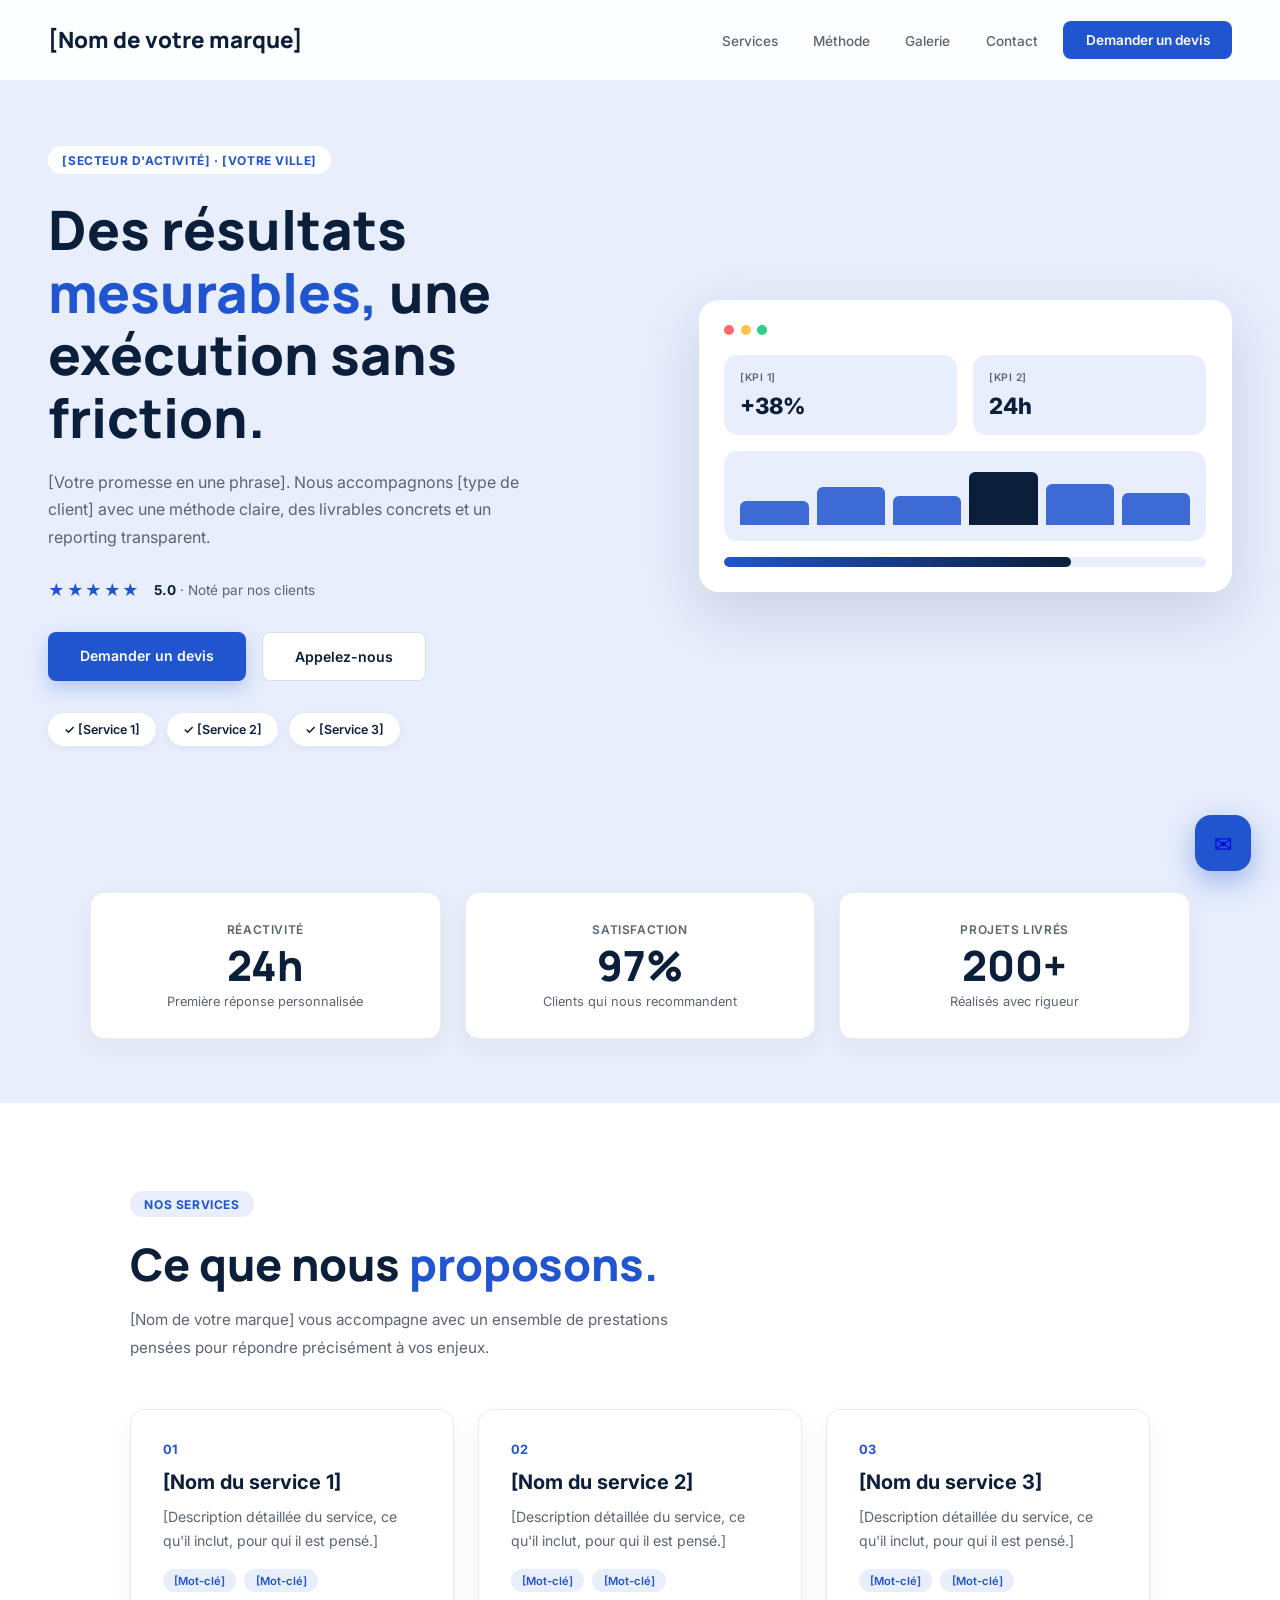
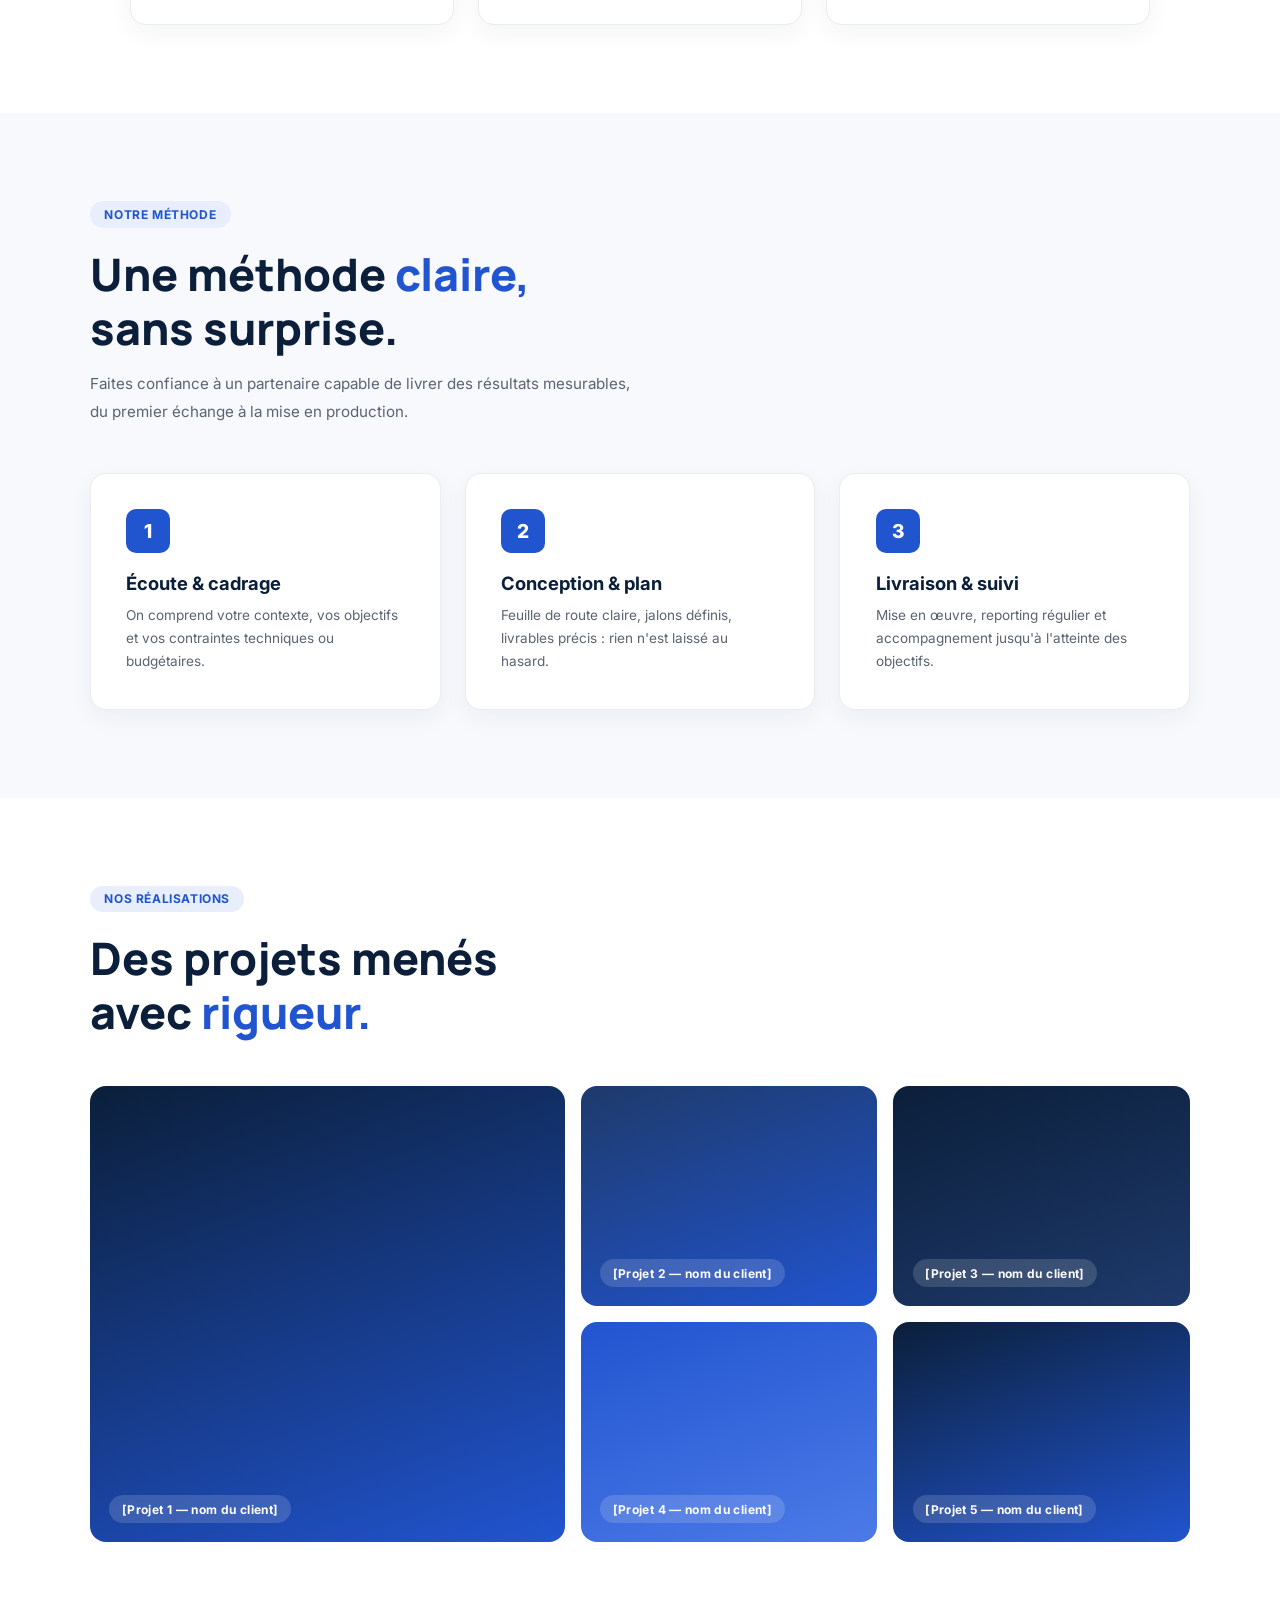
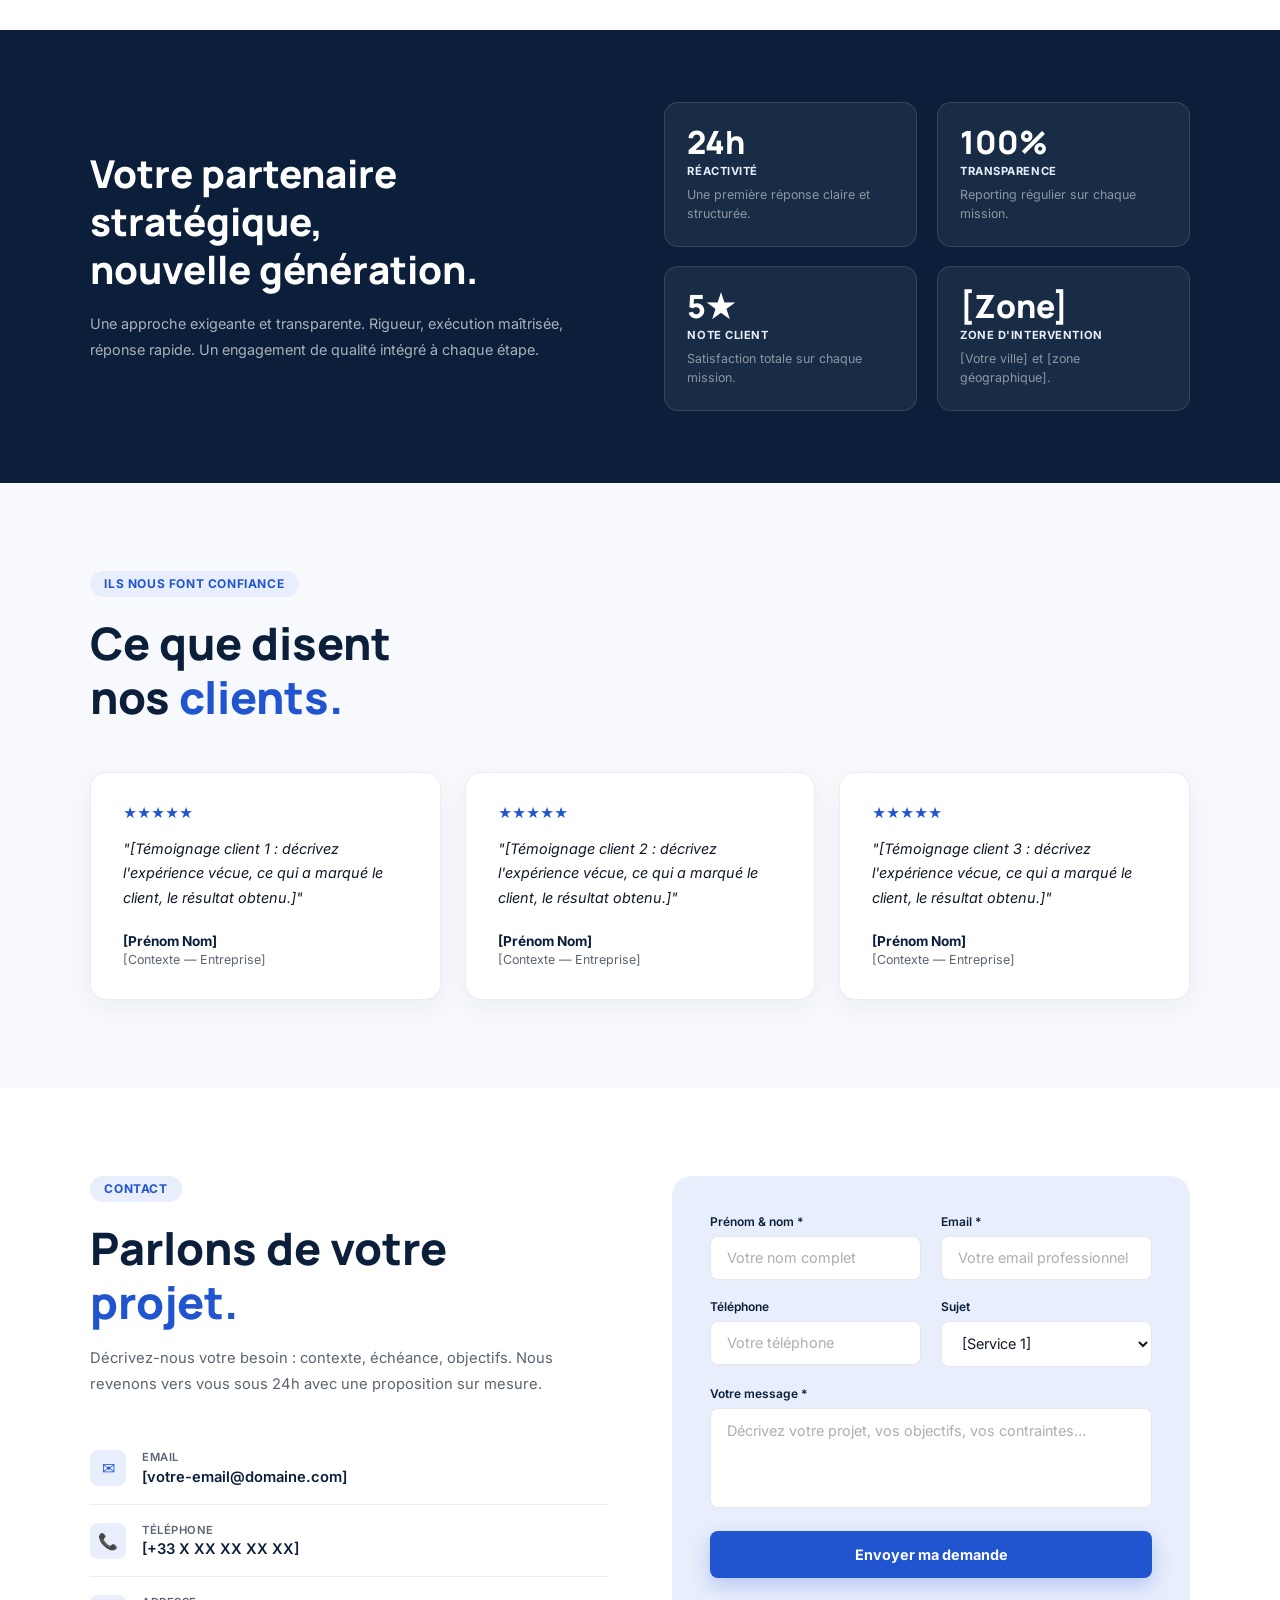
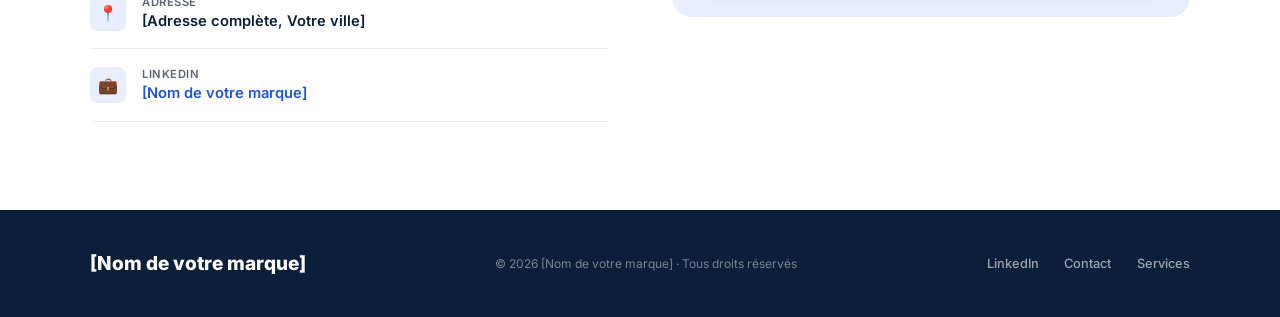
<file: templates/template-corporate-bleu.html>
<!DOCTYPE html>
<html lang="fr">
<head>
<meta charset="UTF-8">
<meta name="viewport" content="width=device-width, initial-scale=1.0">
<title>[Nom de votre marque] — [Votre activité] à [Votre ville]</title>
<meta name="description" content="[Nom de votre marque], [courte description de votre activité] à [Votre ville].">
<link href="https://fonts.googleapis.com/css2?family=Manrope:wght@400;500;600;700;800&family=Inter:wght@300;400;500;600&display=swap" rel="stylesheet">
<style>
*, *::before, *::after { box-sizing: border-box; margin: 0; padding: 0; }

:root {
  --navy: #0B1F3A;
  --blue: #2154CF;
  --blue-light: #E8EEFC;
  --bg: #FFFFFF;
  --ink: #101828;
  --muted: #5B6472;
}

html { scroll-behavior: smooth; }

body {
  font-family: 'Inter', sans-serif;
  background: var(--bg);
  color: var(--ink);
  font-weight: 400;
  overflow-x: hidden;
}

h1, h2, h3, .nav-logo, .num-value, .estat-num { font-family: 'Manrope', sans-serif; }

/* ── NAV ── */
nav {
  position: fixed;
  top: 0; left: 0; right: 0;
  z-index: 200;
  display: flex;
  align-items: center;
  justify-content: space-between;
  padding: 1.3rem 3rem;
  background: rgba(255,255,255,0.9);
  backdrop-filter: blur(10px);
  border-bottom: 1px solid rgba(11,31,58,0.08);
}

.nav-logo {
  font-size: 1.4rem;
  font-weight: 800;
  color: var(--navy);
  text-decoration: none;
}

.nav-right { display: flex; align-items: center; gap: 1.6rem; }
.nav-links { display: flex; gap: 2.2rem; list-style: none; }

.nav-links a {
  font-size: 0.85rem;
  font-weight: 500;
  color: var(--muted);
  text-decoration: none;
  transition: color 0.3s;
}
.nav-links a:hover { color: var(--blue); }

.burger {
  display: none;
  width: 42px; height: 42px;
  border-radius: 10px;
  background: var(--blue);
  border: none;
  cursor: pointer;
  flex-direction: column;
  align-items: center;
  justify-content: center;
  gap: 5px;
  flex-shrink: 0;
  transition: background 0.3s;
}
.burger:hover { background: var(--navy); }
.burger span { display: block; width: 18px; height: 2px; background: white; border-radius: 2px; transition: all 0.3s; }
.burger.open span:nth-child(1) { transform: translateY(7px) rotate(45deg); }
.burger.open span:nth-child(2) { opacity: 0; }
.burger.open span:nth-child(3) { transform: translateY(-7px) rotate(-45deg); }

.mobile-menu {
  display: none;
  position: fixed;
  inset: 0;
  z-index: 190;
  background: var(--navy);
  flex-direction: column;
  align-items: center;
  justify-content: center;
  gap: 2.2rem;
  padding-top: 5rem;
}
.mobile-menu.open { display: flex; }
.mobile-menu a { font-size: 2rem; font-weight: 700; color: white; text-decoration: none; transition: color 0.3s; }
.mobile-menu a:hover { color: var(--blue-light); }
.mobile-menu hr { width: 2rem; border: none; border-top: 1px solid rgba(255,255,255,0.2); }
.mobile-menu .mobile-social { font-size: 0.75rem; letter-spacing: 0.15em; text-transform: uppercase; color: var(--blue-light); font-weight: 600; }

.nav-btn {
  font-size: 0.85rem;
  font-weight: 600;
  background: var(--blue);
  color: white;
  padding: 0.7rem 1.4rem;
  border-radius: 8px;
  border: none;
  cursor: pointer;
  text-decoration: none;
  display: inline-block;
  transition: background 0.3s;
}
.nav-btn:hover { background: var(--navy); }

/* ── HERO (2 colonnes) ── */
.hero {
  min-height: 92vh;
  display: flex;
  align-items: center;
  padding: 7rem 3rem 3rem;
  background: var(--blue-light);
}
.hero-inner {
  max-width: 1200px;
  margin: 0 auto;
  display: grid;
  grid-template-columns: 1.1fr 1fr;
  gap: 4rem;
  align-items: center;
  width: 100%;
}

.hero-eyebrow {
  display: inline-block;
  font-size: 0.75rem;
  font-weight: 700;
  letter-spacing: 0.05em;
  text-transform: uppercase;
  color: var(--blue);
  background: white;
  padding: 0.4rem 0.9rem;
  border-radius: 999px;
  margin-bottom: 1.5rem;
}

.hero-title {
  font-size: clamp(2.2rem, 5vw, 3.4rem);
  font-weight: 800;
  line-height: 1.15;
  color: var(--navy);
  margin-bottom: 1.3rem;
}
.hero-title .blue { color: var(--blue); }

.hero-sub {
  font-size: 1rem;
  line-height: 1.7;
  color: var(--muted);
  max-width: 480px;
  margin-bottom: 1.8rem;
}

.hero-stars { display: flex; align-items: center; gap: 0.8rem; margin-bottom: 2rem; }
.stars { color: var(--blue); font-size: 1rem; letter-spacing: 0.1em; }
.stars-text { font-size: 0.85rem; color: var(--muted); }
.stars-text strong { color: var(--navy); font-weight: 700; }

.hero-actions { display: flex; gap: 1rem; flex-wrap: wrap; }

.btn-primary {
  background: var(--blue);
  color: white;
  border: none;
  padding: 0.95rem 2rem;
  border-radius: 8px;
  font-family: 'Inter', sans-serif;
  font-size: 0.88rem;
  font-weight: 600;
  cursor: pointer;
  text-decoration: none;
  display: inline-block;
  transition: background 0.3s, transform 0.2s;
  box-shadow: 0 8px 20px rgba(33,84,207,0.25);
}
.btn-primary:hover { background: var(--navy); transform: translateY(-1px); }

.btn-outline {
  background: white;
  color: var(--navy);
  border: 1px solid rgba(11,31,58,0.15);
  padding: 0.95rem 2rem;
  border-radius: 8px;
  font-family: 'Inter', sans-serif;
  font-size: 0.88rem;
  font-weight: 600;
  cursor: pointer;
  text-decoration: none;
  display: inline-block;
  transition: all 0.3s;
}
.btn-outline:hover { border-color: var(--blue); color: var(--blue); }

.hero-chips { display: flex; gap: 0.7rem; margin-top: 2rem; flex-wrap: wrap; }
.badge {
  background: white;
  border-radius: 999px;
  padding: 0.55rem 1rem;
  font-size: 0.78rem;
  font-weight: 600;
  color: var(--navy);
  display: flex;
  align-items: center;
  gap: 0.4rem;
  box-shadow: 0 2px 10px rgba(11,31,58,0.06);
}

/* Mock dashboard (CSS only) */
.mock {
  background: white;
  border-radius: 20px;
  padding: 1.6rem;
  box-shadow: 0 20px 60px rgba(11,31,58,0.15);
  position: relative;
}
.mock-top { display: flex; gap: 0.4rem; margin-bottom: 1.2rem; }
.mock-dot { width: 10px; height: 10px; border-radius: 50%; background: var(--blue-light); }
.mock-dot:nth-child(1) { background: #FF6B6B; }
.mock-dot:nth-child(2) { background: #FFC24B; }
.mock-dot:nth-child(3) { background: #33CC85; }
.mock-row { display: flex; gap: 1rem; margin-bottom: 1rem; }
.mock-card { flex: 1; background: var(--blue-light); border-radius: 14px; padding: 1rem; }
.mock-card-label { font-size: 0.65rem; color: var(--muted); font-weight: 600; text-transform: uppercase; letter-spacing: 0.05em; margin-bottom: 0.5rem; }
.mock-card-value { font-size: 1.4rem; font-weight: 800; color: var(--navy); }
.mock-bars { display: flex; align-items: flex-end; gap: 0.5rem; height: 90px; background: var(--blue-light); border-radius: 14px; padding: 1rem; }
.mock-bar { flex: 1; background: var(--blue); border-radius: 6px 6px 0 0; opacity: 0.85; }
.mock-bar:nth-child(1) { height: 40%; }
.mock-bar:nth-child(2) { height: 65%; }
.mock-bar:nth-child(3) { height: 50%; }
.mock-bar:nth-child(4) { height: 90%; background: var(--navy); opacity: 1; }
.mock-bar:nth-child(5) { height: 70%; }
.mock-bar:nth-child(6) { height: 55%; }
.mock-line { margin-top: 1rem; height: 10px; border-radius: 999px; background: var(--blue-light); overflow: hidden; }
.mock-line-fill { height: 100%; width: 72%; background: linear-gradient(90deg, var(--blue), var(--navy)); border-radius: 999px; }

/* ── STATS (cartes blanches bordées, fond bleu clair) ── */
.numbers-band { background: var(--blue-light); padding: 4rem 2.5rem; }
.numbers-inner { max-width: 1100px; margin: 0 auto; display: grid; grid-template-columns: repeat(3, 1fr); gap: 1.5rem; }
.num-item { background: white; border: 1px solid rgba(11,31,58,0.08); border-radius: 14px; padding: 1.8rem; text-align: center; box-shadow: 0 8px 24px rgba(11,31,58,0.05); }
.num-label { font-size: 0.75rem; font-weight: 600; text-transform: uppercase; letter-spacing: 0.05em; color: var(--muted); margin-bottom: 0.5rem; }
.num-value { font-size: 2.6rem; font-weight: 800; color: var(--navy); line-height: 1; }
.num-desc { font-size: 0.8rem; color: var(--muted); margin-top: 0.5rem; }

/* ── SECTIONS ── */
.section { padding: 5.5rem 2.5rem; max-width: 1100px; margin: 0 auto; }
.section-full { padding: 5.5rem 2.5rem; }

.label {
  display: inline-block;
  font-size: 0.75rem;
  font-weight: 700;
  letter-spacing: 0.05em;
  text-transform: uppercase;
  color: var(--blue);
  background: var(--blue-light);
  padding: 0.35rem 0.9rem;
  border-radius: 999px;
  margin-bottom: 1.2rem;
}

.section-title { font-size: clamp(1.9rem, 4vw, 2.8rem); font-weight: 800; line-height: 1.2; color: var(--navy); margin-bottom: 1rem; }
.section-title .blue { color: var(--blue); }

.section-desc { font-size: 0.95rem; line-height: 1.8; color: var(--muted); max-width: 560px; margin-bottom: 3rem; }

/* ── SERVICES ── */
.services-list { display: grid; grid-template-columns: repeat(3, 1fr); gap: 1.5rem; }
.service-item {
  background: white;
  border: 1px solid rgba(11,31,58,0.08);
  border-radius: 16px;
  padding: 2rem;
  box-shadow: 0 8px 24px rgba(11,31,58,0.05);
  transition: transform 0.3s, box-shadow 0.3s;
}
.service-item:hover { transform: translateY(-4px); box-shadow: 0 16px 32px rgba(11,31,58,0.1); }
.service-num { font-size: 0.8rem; font-weight: 700; color: var(--blue); margin-bottom: 0.8rem; }
.service-name { font-size: 1.25rem; font-weight: 700; color: var(--navy); margin-bottom: 0.7rem; }
.service-desc { font-size: 0.88rem; line-height: 1.7; color: var(--muted); margin-bottom: 1rem; }
.service-tags { display: flex; flex-wrap: wrap; gap: 0.5rem; }
.tag { font-size: 0.7rem; font-weight: 600; color: var(--blue); background: var(--blue-light); padding: 0.3rem 0.7rem; border-radius: 999px; }

/* ── MÉTHODE ── */
.methode-bg { background: #F7F9FD; padding: 5.5rem 2.5rem; }
.methode-inner { max-width: 1100px; margin: 0 auto; }
.methode-grid { display: grid; grid-template-columns: repeat(3, 1fr); gap: 1.5rem; margin-top: 3rem; }
.methode-card { background: white; border: 1px solid rgba(11,31,58,0.08); border-radius: 16px; padding: 2.2rem; box-shadow: 0 8px 24px rgba(11,31,58,0.05); }
.methode-icon { width: 44px; height: 44px; border-radius: 10px; background: var(--blue); color: white; display: flex; align-items: center; justify-content: center; font-size: 1.2rem; font-weight: 800; margin-bottom: 1.2rem; }
.methode-title { font-size: 1.15rem; font-weight: 700; color: var(--navy); margin-bottom: 0.6rem; }
.methode-desc { font-size: 0.85rem; line-height: 1.7; color: var(--muted); }

/* ── GALERIE ── */
.galerie-bg { background: white; padding: 5.5rem 2.5rem; }
.galerie-inner { max-width: 1100px; margin: 0 auto; }
.galerie-grid { display: grid; grid-template-columns: 1.6fr 1fr 1fr; grid-template-rows: 220px 220px; gap: 1rem; margin-top: 3rem; }
.galerie-item { position: relative; overflow: hidden; border-radius: 16px; }
.galerie-item:first-child { grid-row: 1 / 3; }
.galerie-ph { width: 100%; height: 100%; display: flex; align-items: flex-end; padding: 1.2rem; transition: transform 0.4s; }
.galerie-item:hover .galerie-ph { transform: scale(1.03); }
.g1 { background: linear-gradient(160deg, var(--navy), var(--blue)); }
.g2 { background: linear-gradient(160deg, #1E3A6B, #2154CF); }
.g3 { background: linear-gradient(160deg, #0B1F3A, #1E3A6B); }
.g4 { background: linear-gradient(160deg, #2154CF, #4C7BE8); }
.g5 { background: linear-gradient(160deg, #0B1F3A, #2154CF); }
.galerie-cap { font-size: 0.75rem; font-weight: 700; letter-spacing: 0.03em; color: white; background: rgba(255,255,255,0.15); padding: 0.4rem 0.8rem; border-radius: 999px; backdrop-filter: blur(4px); }

/* ── ENGAGEMENT ── */
.engage-band { background: var(--navy); padding: 4.5rem 2.5rem; }
.engage-inner { max-width: 1100px; margin: 0 auto; display: grid; grid-template-columns: 1fr 1fr; gap: 3rem; align-items: center; }
.engage-title { font-size: clamp(1.8rem, 3.6vw, 2.4rem); font-weight: 800; color: white; line-height: 1.25; }
.engage-desc { font-size: 0.9rem; line-height: 1.8; color: rgba(255,255,255,0.65); margin-top: 1.1rem; }
.engage-stats { display: grid; grid-template-columns: 1fr 1fr; gap: 1.2rem; }
.estat { background: rgba(255,255,255,0.06); border: 1px solid rgba(255,255,255,0.12); border-radius: 14px; padding: 1.4rem; }
.estat-num { font-size: 2rem; font-weight: 800; color: white; line-height: 1; }
.estat-label { font-size: 0.7rem; font-weight: 700; letter-spacing: 0.05em; text-transform: uppercase; color: var(--blue-light); margin-top: 0.4rem; }
.estat-desc { font-size: 0.78rem; color: rgba(255,255,255,0.5); margin-top: 0.5rem; line-height: 1.5; }

/* ── TÉMOIGNAGES ── */
.temoignages-bg { background: #F7F9FD; padding: 5.5rem 2.5rem; }
.temoignages-inner { max-width: 1100px; margin: 0 auto; }
.temo-grid { display: grid; grid-template-columns: repeat(3, 1fr); gap: 1.5rem; margin-top: 3rem; }
.temo-card { background: white; border: 1px solid rgba(11,31,58,0.08); border-radius: 16px; padding: 2rem; box-shadow: 0 8px 24px rgba(11,31,58,0.05); }
.temo-stars { color: var(--blue); font-size: 0.85rem; margin-bottom: 1rem; }
.temo-text { font-size: 0.9rem; line-height: 1.7; color: var(--ink); margin-bottom: 1.4rem; font-style: italic; }
.temo-author { font-size: 0.85rem; font-weight: 700; color: var(--navy); }
.temo-context { font-size: 0.78rem; color: var(--muted); margin-top: 0.2rem; }

/* ── CONTACT ── */
.contact-bg { background: white; padding: 5.5rem 2.5rem; }
.contact-inner { max-width: 1100px; margin: 0 auto; display: grid; grid-template-columns: 1fr 1fr; gap: 4rem; align-items: start; }
.contact-desc { font-size: 0.92rem; line-height: 1.8; color: var(--muted); margin-bottom: 2.2rem; }
.contact-line { display: flex; align-items: flex-start; gap: 1rem; padding: 1.1rem 0; border-bottom: 1px solid rgba(11,31,58,0.08); }
.contact-line:first-of-type { border-top: 1px solid rgba(11,31,58,0.08); }
.cl-icon { width: 36px; height: 36px; border-radius: 8px; background: var(--blue-light); color: var(--blue); display: flex; align-items: center; justify-content: center; font-size: 1rem; flex-shrink: 0; }
.cl-label { font-size: 0.7rem; font-weight: 600; text-transform: uppercase; letter-spacing: 0.05em; color: var(--muted); margin-bottom: 0.2rem; }
.cl-value { font-size: 0.92rem; color: var(--navy); font-weight: 600; }
.cl-value a { color: var(--blue); text-decoration: none; }

.form-wrap { background: var(--blue-light); border-radius: 20px; padding: 2.4rem; }
.form-row { display: grid; grid-template-columns: 1fr 1fr; gap: 1.2rem; }
.form-label { font-size: 0.75rem; font-weight: 600; color: var(--navy); margin-bottom: 0.4rem; display: block; }
.form-input, .form-select, .form-textarea {
  width: 100%;
  background: white;
  border: 1px solid rgba(11,31,58,0.1);
  border-radius: 8px;
  padding: 0.8rem 1rem;
  font-family: 'Inter', sans-serif;
  font-size: 0.9rem;
  color: var(--ink);
  outline: none;
  transition: border-color 0.3s;
  margin-bottom: 1.2rem;
}
.form-input::placeholder, .form-textarea::placeholder { color: rgba(16,24,40,0.35); }
.form-input:focus, .form-select:focus, .form-textarea:focus { border-color: var(--blue); }
.form-textarea { resize: none; min-height: 100px; }
.form-submit {
  background: var(--blue);
  border: none;
  color: white;
  font-family: 'Inter', sans-serif;
  font-size: 0.9rem;
  font-weight: 700;
  padding: 0.95rem 2rem;
  cursor: pointer;
  transition: background 0.3s;
  border-radius: 8px;
  width: 100%;
  box-shadow: 0 8px 20px rgba(33,84,207,0.25);
}
.form-submit:hover { background: var(--navy); }
.form-success { display: none; text-align: center; padding: 2rem 0; }
.form-success.active { display: block; }
.form-success-icon { font-size: 2.4rem; margin-bottom: 1rem; }
.form-success-title { font-size: 1.6rem; font-weight: 800; color: var(--navy); margin-bottom: 0.6rem; }
.form-success-text { font-size: 0.85rem; color: var(--muted); line-height: 1.7; }

/* ── FOOTER ── */
footer { background: var(--navy); padding: 2.6rem 2.5rem; }
.footer-inner { max-width: 1100px; margin: 0 auto; display: flex; align-items: center; justify-content: space-between; flex-wrap: wrap; gap: 1rem; }
.footer-logo { font-size: 1.2rem; font-weight: 800; color: white; }
.footer-copy { font-size: 0.75rem; color: rgba(255,255,255,0.45); }
.footer-links { display: flex; gap: 1.6rem; }
.footer-links a { font-size: 0.8rem; font-weight: 500; color: rgba(255,255,255,0.6); text-decoration: none; transition: color 0.3s; }
.footer-links a:hover { color: white; }

/* ── FAB ── */
.fab-btn {
  position: fixed;
  bottom: 1.8rem;
  right: 1.8rem;
  z-index: 300;
  width: 56px; height: 56px;
  border-radius: 16px;
  background: var(--blue);
  display: flex;
  align-items: center;
  justify-content: center;
  text-decoration: none;
  box-shadow: 0 10px 30px rgba(33,84,207,0.4);
  transition: transform 0.3s;
  font-size: 1.4rem;
}
.fab-btn:hover { transform: scale(1.08) translateY(-2px); }

/* ── RESPONSIVE ── */
@media (max-width: 768px) {
  nav { padding: 1.2rem 1.5rem; }
  .nav-links { display: none; }
  .nav-btn { display: none; }
  .burger { display: flex; }
  .hero { padding: 6.5rem 1.5rem 3rem; }
  .hero-inner { grid-template-columns: 1fr; gap: 2.5rem; }
  .mock { order: -1; }
  .numbers-inner { grid-template-columns: 1fr; gap: 1rem; }
  .section { padding: 3.5rem 1.5rem; }
  .section-full { padding: 3.5rem 1.5rem; }
  .methode-bg, .galerie-bg, .engage-band, .temoignages-bg, .contact-bg { padding: 3.5rem 1.5rem; }
  .services-list { grid-template-columns: 1fr; }
  .methode-grid { grid-template-columns: 1fr; }
  .galerie-grid { grid-template-columns: 1fr 1fr; grid-template-rows: auto; }
  .galerie-item:first-child { grid-row: auto; grid-column: 1 / 3; height: 200px; }
  .galerie-item { height: 150px; }
  .engage-inner { grid-template-columns: 1fr; gap: 2rem; }
  .engage-stats { grid-template-columns: 1fr 1fr; }
  .temo-grid { grid-template-columns: 1fr; }
  .contact-inner { grid-template-columns: 1fr; gap: 3rem; }
  .form-row { grid-template-columns: 1fr; }
  .footer-inner { flex-direction: column; text-align: center; }
  .numbers-band { padding: 2.5rem 1.5rem; }
}
</style>
</head>
<body>

<!--
  TEMPLATE : "Corporate Bleu" — ambiance professionnelle B2B (conseil, finance, tech).
  RECOLORATION : modifiez les variables CSS dans :root (--navy, --blue, --blue-light, --bg, --ink, --muted).
  À REMPLACER : tous les textes entre crochets, ex. [Nom de votre marque], [Votre ville], [votre-email@domaine.com], [+33 X XX XX XX XX],
  [@votre-compte], ainsi que les liens tel:, mailto: et wa.me, et l'adresse email cible dans le script du formulaire de contact.
  IDs d'ancrage conservés à l'identique sur les 5 templates : #methode, #galerie, #contact.
-->

<!-- NAV -->
<nav>
  <a href="#" class="nav-logo">[Nom de votre marque]</a>
  <div class="nav-right">
    <ul class="nav-links">
      <li><a href="#services">Services</a></li>
      <li><a href="#methode">Méthode</a></li>
      <li><a href="#galerie">Galerie</a></li>
      <li><a href="#contact">Contact</a></li>
    </ul>
    <a href="#contact" class="nav-btn">Demander un devis</a>
    <button class="burger" id="burgerBtn" onclick="toggleMenu()" aria-label="Menu">
      <span></span><span></span><span></span>
    </button>
  </div>
</nav>

<!-- MOBILE MENU -->
<div class="mobile-menu" id="mobileMenu">
  <a href="#services">Services</a>
  <hr>
  <a href="#methode">Notre méthode</a>
  <hr>
  <a href="#galerie">Galerie</a>
  <hr>
  <a href="#contact">Contact</a>
  <a href="https://linkedin.com/company/[votre-compte]" target="_blank" class="mobile-social">LinkedIn</a>
</div>

<script>
function toggleMenu() {
  document.getElementById('burgerBtn').classList.toggle('open');
  document.getElementById('mobileMenu').classList.toggle('open');
  document.body.style.overflow = document.getElementById('mobileMenu').classList.contains('open') ? 'hidden' : '';
}
function closeMenu() {
  document.getElementById('burgerBtn').classList.remove('open');
  document.getElementById('mobileMenu').classList.remove('open');
  document.body.style.overflow = '';
}
document.querySelectorAll('.mobile-menu a[href^="#"]').forEach(link => {
  link.addEventListener('click', function(e) {
    e.preventDefault();
    const target = document.querySelector(this.getAttribute('href'));
    closeMenu();
    setTimeout(() => {
      if (target) target.scrollIntoView({ behavior: 'smooth', block: 'start' });
    }, 300);
  });
});
</script>

<!-- HERO -->
<div class="hero">
  <div class="hero-inner">
    <div>
      <span class="hero-eyebrow">[Secteur d'activité] · [Votre ville]</span>
      <h1 class="hero-title">Des résultats <span class="blue">mesurables,</span> une exécution sans friction.</h1>
      <p class="hero-sub">[Votre promesse en une phrase]. Nous accompagnons [type de client] avec une méthode claire, des livrables concrets et un reporting transparent.</p>
      <div class="hero-stars">
        <div class="stars">★★★★★</div>
        <div class="stars-text"><strong>5.0</strong> · Noté par nos clients</div>
      </div>
      <div class="hero-actions">
        <a href="#contact" class="btn-primary">Demander un devis</a>
        <a href="tel:+33600000000" class="btn-outline">Appelez-nous</a>
      </div>
      <div class="hero-chips">
        <div class="badge">✓ [Service 1]</div>
        <div class="badge">✓ [Service 2]</div>
        <div class="badge">✓ [Service 3]</div>
      </div>
    </div>
    <div class="mock">
      <div class="mock-top"><span class="mock-dot"></span><span class="mock-dot"></span><span class="mock-dot"></span></div>
      <div class="mock-row">
        <div class="mock-card"><div class="mock-card-label">[KPI 1]</div><div class="mock-card-value">+38%</div></div>
        <div class="mock-card"><div class="mock-card-label">[KPI 2]</div><div class="mock-card-value">24h</div></div>
      </div>
      <div class="mock-bars">
        <div class="mock-bar"></div><div class="mock-bar"></div><div class="mock-bar"></div>
        <div class="mock-bar"></div><div class="mock-bar"></div><div class="mock-bar"></div>
      </div>
      <div class="mock-line"><div class="mock-line-fill"></div></div>
    </div>
  </div>
</div>

<!-- CHIFFRES -->
<div class="numbers-band">
  <div class="numbers-inner">
    <div class="num-item">
      <div class="num-label">Réactivité</div>
      <div class="num-value">24h</div>
      <div class="num-desc">Première réponse personnalisée</div>
    </div>
    <div class="num-item">
      <div class="num-label">Satisfaction</div>
      <div class="num-value">97%</div>
      <div class="num-desc">Clients qui nous recommandent</div>
    </div>
    <div class="num-item">
      <div class="num-label">Projets livrés</div>
      <div class="num-value">200+</div>
      <div class="num-desc">Réalisés avec rigueur</div>
    </div>
  </div>
</div>

<!-- SERVICES -->
<div class="section" id="services">
  <div class="label">Nos services</div>
  <h2 class="section-title">Ce que nous <span class="blue">proposons.</span></h2>
  <p class="section-desc">[Nom de votre marque] vous accompagne avec un ensemble de prestations pensées pour répondre précisément à vos enjeux.</p>
  <div class="services-list">
    <div class="service-item">
      <div class="service-num">01</div>
      <div class="service-name">[Nom du service 1]</div>
      <p class="service-desc">[Description détaillée du service, ce qu'il inclut, pour qui il est pensé.]</p>
      <div class="service-tags"><span class="tag">[Mot-clé]</span><span class="tag">[Mot-clé]</span></div>
    </div>
    <div class="service-item">
      <div class="service-num">02</div>
      <div class="service-name">[Nom du service 2]</div>
      <p class="service-desc">[Description détaillée du service, ce qu'il inclut, pour qui il est pensé.]</p>
      <div class="service-tags"><span class="tag">[Mot-clé]</span><span class="tag">[Mot-clé]</span></div>
    </div>
    <div class="service-item">
      <div class="service-num">03</div>
      <div class="service-name">[Nom du service 3]</div>
      <p class="service-desc">[Description détaillée du service, ce qu'il inclut, pour qui il est pensé.]</p>
      <div class="service-tags"><span class="tag">[Mot-clé]</span><span class="tag">[Mot-clé]</span></div>
    </div>
  </div>
</div>

<!-- MÉTHODE -->
<div class="methode-bg" id="methode">
  <div class="methode-inner">
    <div class="label">Notre méthode</div>
    <h2 class="section-title">Une méthode <span class="blue">claire,</span><br>sans surprise.</h2>
    <p class="section-desc">Faites confiance à un partenaire capable de livrer des résultats mesurables, du premier échange à la mise en production.</p>
    <div class="methode-grid">
      <div class="methode-card">
        <div class="methode-icon">1</div>
        <div class="methode-title">Écoute & cadrage</div>
        <p class="methode-desc">On comprend votre contexte, vos objectifs et vos contraintes techniques ou budgétaires.</p>
      </div>
      <div class="methode-card">
        <div class="methode-icon">2</div>
        <div class="methode-title">Conception & plan</div>
        <p class="methode-desc">Feuille de route claire, jalons définis, livrables précis : rien n'est laissé au hasard.</p>
      </div>
      <div class="methode-card">
        <div class="methode-icon">3</div>
        <div class="methode-title">Livraison & suivi</div>
        <p class="methode-desc">Mise en œuvre, reporting régulier et accompagnement jusqu'à l'atteinte des objectifs.</p>
      </div>
    </div>
  </div>
</div>

<!-- GALERIE -->
<div class="galerie-bg" id="galerie">
  <div class="galerie-inner">
    <div class="label">Nos réalisations</div>
    <h2 class="section-title">Des projets menés<br>avec <span class="blue">rigueur.</span></h2>
    <div class="galerie-grid">
      <div class="galerie-item"><div class="galerie-ph g1"><span class="galerie-cap">[Projet 1 — nom du client]</span></div></div>
      <div class="galerie-item" style="height:220px;"><div class="galerie-ph g2"><span class="galerie-cap">[Projet 2 — nom du client]</span></div></div>
      <div class="galerie-item" style="height:220px;"><div class="galerie-ph g3"><span class="galerie-cap">[Projet 3 — nom du client]</span></div></div>
      <div class="galerie-item" style="height:220px;"><div class="galerie-ph g4"><span class="galerie-cap">[Projet 4 — nom du client]</span></div></div>
      <div class="galerie-item" style="height:220px;"><div class="galerie-ph g5"><span class="galerie-cap">[Projet 5 — nom du client]</span></div></div>
    </div>
  </div>
</div>

<!-- ENGAGEMENT -->
<div class="engage-band">
  <div class="engage-inner">
    <div>
      <h2 class="engage-title">Votre partenaire stratégique,<br>nouvelle génération.</h2>
      <p class="engage-desc">Une approche exigeante et transparente. Rigueur, exécution maîtrisée, réponse rapide. Un engagement de qualité intégré à chaque étape.</p>
    </div>
    <div class="engage-stats">
      <div class="estat">
        <div class="estat-num">24h</div>
        <div class="estat-label">Réactivité</div>
        <div class="estat-desc">Une première réponse claire et structurée.</div>
      </div>
      <div class="estat">
        <div class="estat-num">100%</div>
        <div class="estat-label">Transparence</div>
        <div class="estat-desc">Reporting régulier sur chaque mission.</div>
      </div>
      <div class="estat">
        <div class="estat-num">5★</div>
        <div class="estat-label">Note client</div>
        <div class="estat-desc">Satisfaction totale sur chaque mission.</div>
      </div>
      <div class="estat">
        <div class="estat-num">[Zone]</div>
        <div class="estat-label">Zone d'intervention</div>
        <div class="estat-desc">[Votre ville] et [zone géographique].</div>
      </div>
    </div>
  </div>
</div>

<!-- TÉMOIGNAGES -->
<div class="temoignages-bg">
  <div class="temoignages-inner">
    <div class="label">Ils nous font confiance</div>
    <h2 class="section-title">Ce que disent<br>nos <span class="blue">clients.</span></h2>
    <div class="temo-grid">
      <div class="temo-card">
        <div class="temo-stars">★★★★★</div>
        <p class="temo-text">"[Témoignage client 1 : décrivez l'expérience vécue, ce qui a marqué le client, le résultat obtenu.]"</p>
        <div class="temo-author">[Prénom Nom]</div>
        <div class="temo-context">[Contexte — Entreprise]</div>
      </div>
      <div class="temo-card">
        <div class="temo-stars">★★★★★</div>
        <p class="temo-text">"[Témoignage client 2 : décrivez l'expérience vécue, ce qui a marqué le client, le résultat obtenu.]"</p>
        <div class="temo-author">[Prénom Nom]</div>
        <div class="temo-context">[Contexte — Entreprise]</div>
      </div>
      <div class="temo-card">
        <div class="temo-stars">★★★★★</div>
        <p class="temo-text">"[Témoignage client 3 : décrivez l'expérience vécue, ce qui a marqué le client, le résultat obtenu.]"</p>
        <div class="temo-author">[Prénom Nom]</div>
        <div class="temo-context">[Contexte — Entreprise]</div>
      </div>
    </div>
  </div>
</div>

<!-- CONTACT -->
<div class="contact-bg" id="contact">
  <div class="contact-inner">
    <div class="contact-info">
      <div class="label">Contact</div>
      <h2 class="section-title">Parlons de votre<br><span class="blue">projet.</span></h2>
      <p class="contact-desc">Décrivez-nous votre besoin : contexte, échéance, objectifs. Nous revenons vers vous sous 24h avec une proposition sur mesure.</p>
      <div class="contact-line">
        <div class="cl-icon">✉</div>
        <div><div class="cl-label">Email</div><div class="cl-value">[votre-email@domaine.com]</div></div>
      </div>
      <div class="contact-line">
        <div class="cl-icon">📞</div>
        <div><div class="cl-label">Téléphone</div><div class="cl-value">[+33 X XX XX XX XX]</div></div>
      </div>
      <div class="contact-line">
        <div class="cl-icon">📍</div>
        <div><div class="cl-label">Adresse</div><div class="cl-value">[Adresse complète, Votre ville]</div></div>
      </div>
      <div class="contact-line">
        <div class="cl-icon">💼</div>
        <div><div class="cl-label">LinkedIn</div><div class="cl-value"><a href="https://linkedin.com/company/[votre-compte]" target="_blank">[Nom de votre marque]</a></div></div>
      </div>
    </div>

    <div class="form-wrap">
      <form id="contactForm" onsubmit="return false;">
        <div class="form-row">
          <div>
            <label class="form-label">Prénom & nom *</label>
            <input type="text" class="form-input" id="cfName" placeholder="Votre nom complet">
          </div>
          <div>
            <label class="form-label">Email *</label>
            <input type="email" class="form-input" id="cfEmail" placeholder="Votre email professionnel">
          </div>
        </div>
        <div class="form-row">
          <div>
            <label class="form-label">Téléphone</label>
            <input type="tel" class="form-input" id="cfPhone" placeholder="Votre téléphone">
          </div>
          <div>
            <label class="form-label">Sujet</label>
            <select class="form-select" id="cfSubject">
              <option>[Service 1]</option>
              <option>[Service 2]</option>
              <option>[Service 3]</option>
              <option>Autre demande</option>
            </select>
          </div>
        </div>
        <label class="form-label">Votre message *</label>
        <textarea class="form-textarea" id="cfMessage" placeholder="Décrivez votre projet, vos objectifs, vos contraintes…"></textarea>
        <button class="form-submit" type="button" onclick="submitForm()">Envoyer ma demande</button>
      </form>
      <div class="form-success" id="formSuccess">
        <div class="form-success-icon">✓</div>
        <div class="form-success-title">Merci !</div>
        <p class="form-success-text">Votre demande a bien été envoyée.<br>[Nom de votre marque] vous recontacte sous <strong style="color:var(--blue)">24h</strong>.</p>
      </div>
    </div>
  </div>
</div>

<script>
function submitForm() {
  const name = document.getElementById('cfName').value.trim();
  const email = document.getElementById('cfEmail').value.trim();
  const message = document.getElementById('cfMessage').value.trim();
  if (!name || !email || !message) { alert('Merci de renseigner votre nom, votre email et votre message.'); return; }

  const phone = document.getElementById('cfPhone').value.trim();
  const subject = document.getElementById('cfSubject').value;

  const body = `Nom : ${name}\nEmail : ${email}\nTéléphone : ${phone}\nSujet : ${subject}\n\nMessage :\n${message}`;

  window.location.href = `mailto:[votre-email@domaine.com]?subject=${encodeURIComponent('Demande de contact - ' + subject)}&body=${encodeURIComponent(body)}`;

  document.getElementById('contactForm').style.display = 'none';
  document.getElementById('formSuccess').classList.add('active');
}
</script>

<!-- FOOTER -->
<footer>
  <div class="footer-inner">
    <div class="footer-logo">[Nom de votre marque]</div>
    <div class="footer-copy">© 2026 [Nom de votre marque] · Tous droits réservés</div>
    <div class="footer-links">
      <a href="https://linkedin.com/company/[votre-compte]" target="_blank">LinkedIn</a>
      <a href="#contact">Contact</a>
      <a href="#services">Services</a>
    </div>
  </div>
</footer>

<!-- FAB -->
<a href="mailto:[votre-email@domaine.com]" class="fab-btn" title="Contact rapide">✉</a>

</body>
</html>
</file>
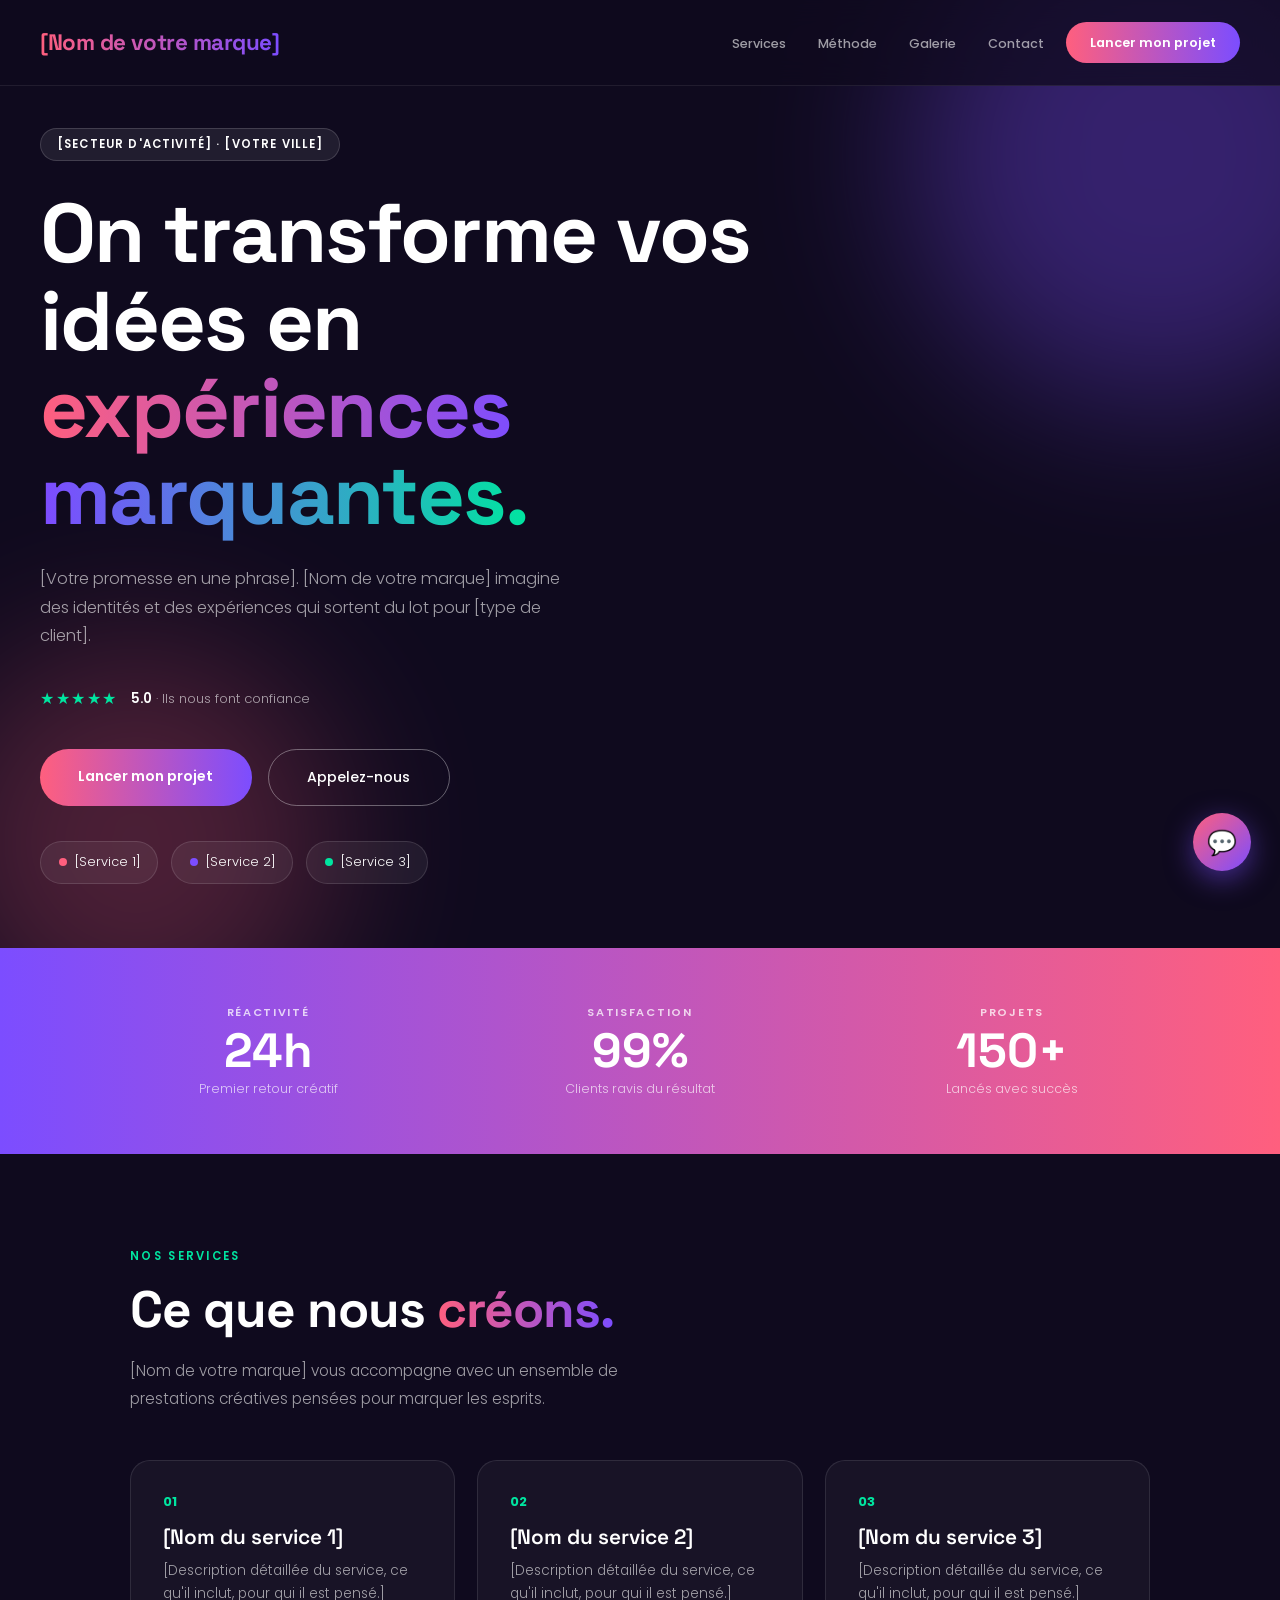
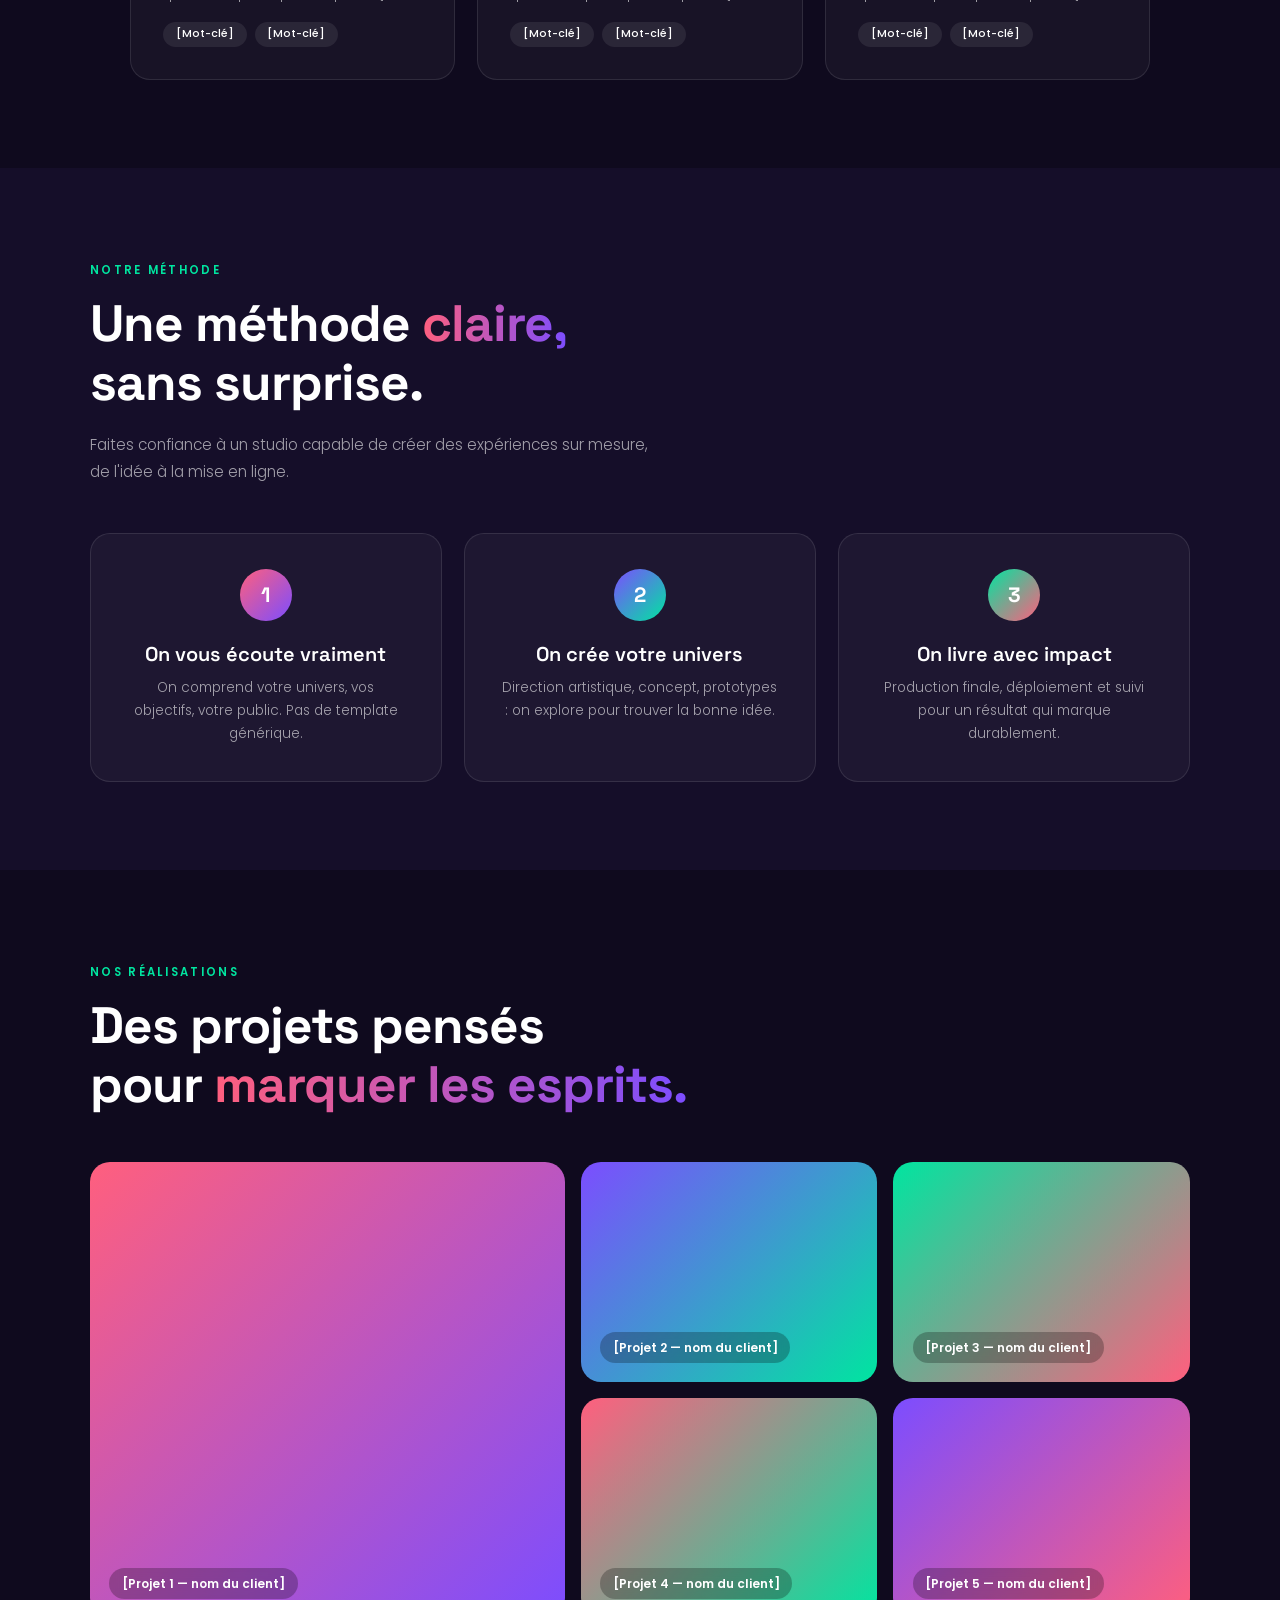
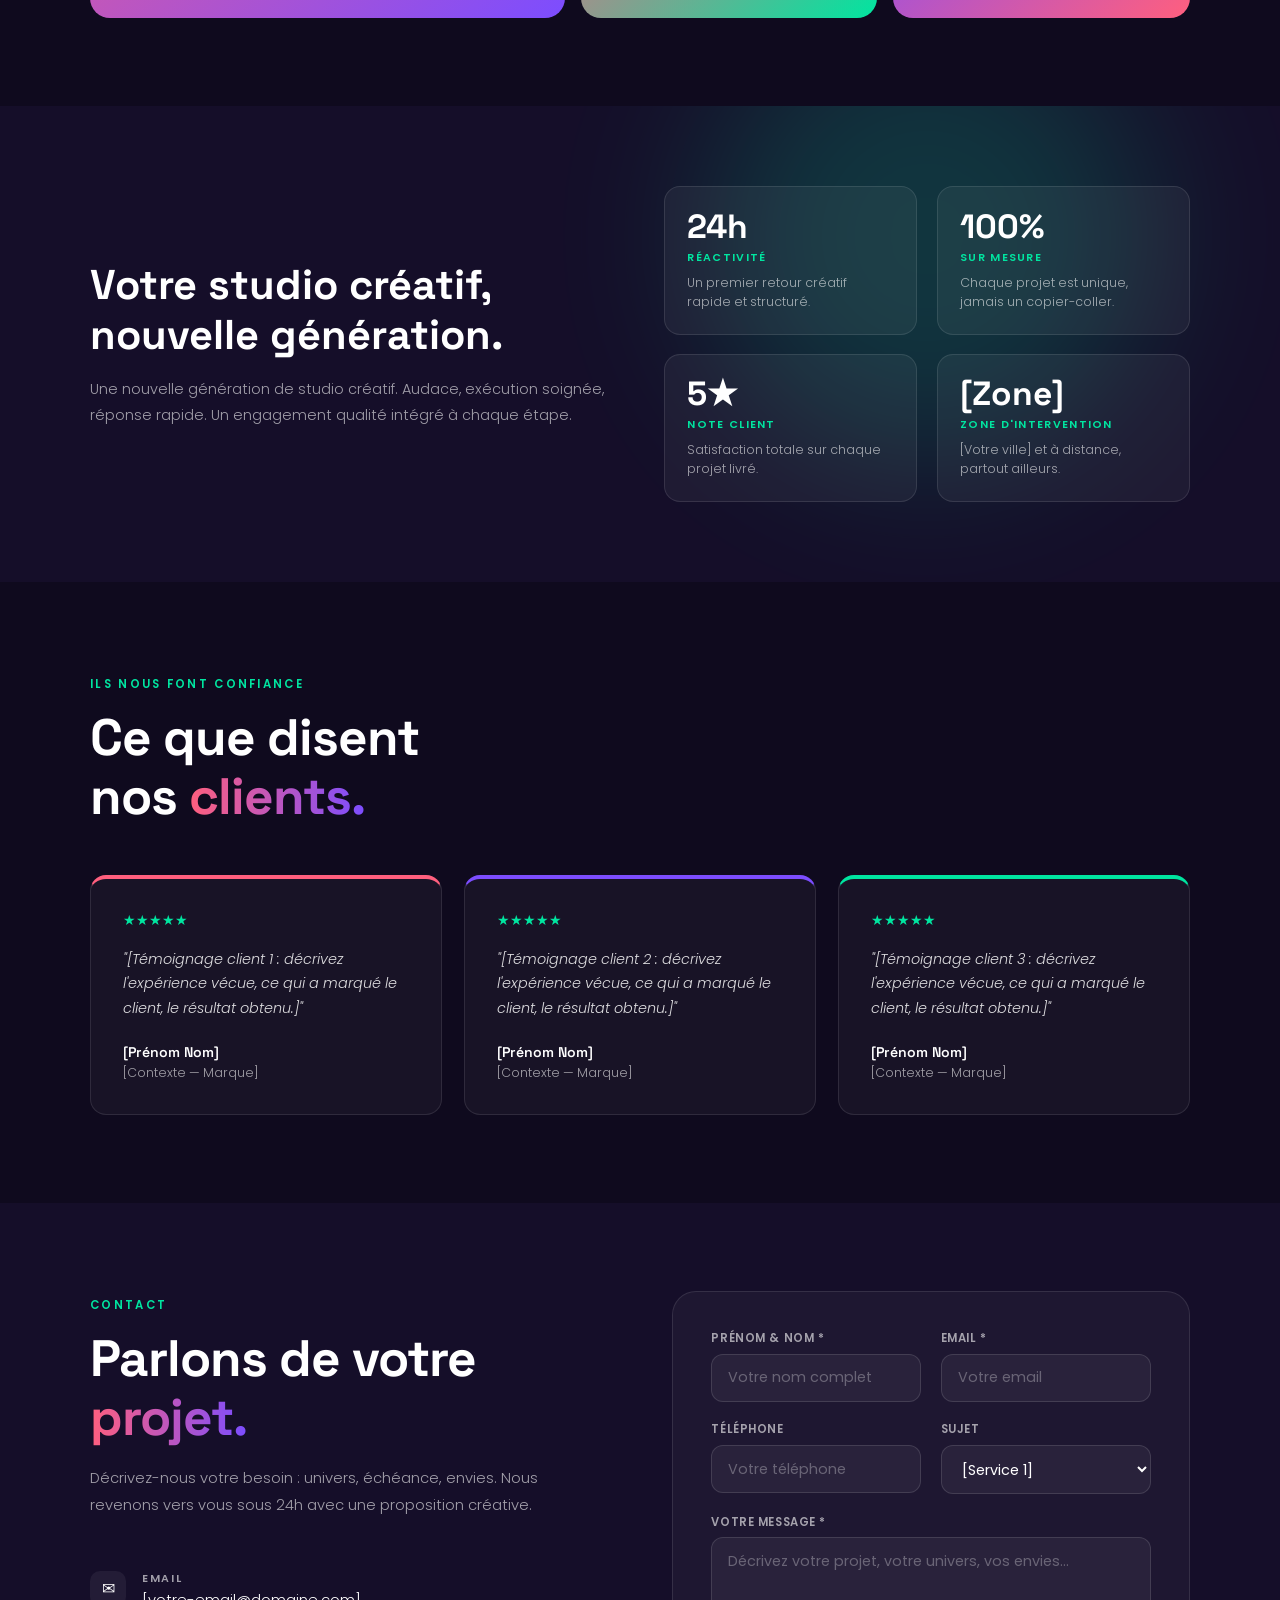
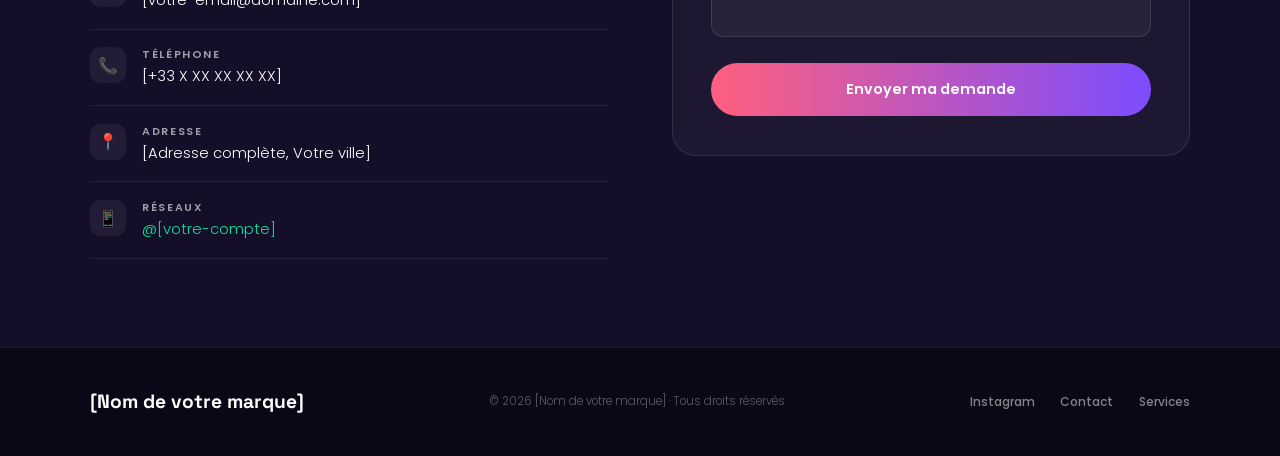
<file: templates/template-creatif-audacieux.html>
<!DOCTYPE html>
<html lang="fr">
<head>
<meta charset="UTF-8">
<meta name="viewport" content="width=device-width, initial-scale=1.0">
<title>[Nom de votre marque] — [Votre activité] à [Votre ville]</title>
<meta name="description" content="[Nom de votre marque], [courte description de votre activité] à [Votre ville].">
<link href="https://fonts.googleapis.com/css2?family=Space+Grotesk:wght@400;500;600;700&family=Poppins:wght@300;400;500;600&display=swap" rel="stylesheet">
<style>
*, *::before, *::after { box-sizing: border-box; margin: 0; padding: 0; }

:root {
  --bg: #0F0A1E;
  --grad1: #FF5F7E;
  --grad2: #7C4DFF;
  --grad3: #00E5A0;
  --white: #FFFFFF;
  --muted: rgba(255,255,255,0.6);
}

html { scroll-behavior: smooth; }

body {
  font-family: 'Poppins', sans-serif;
  background: var(--bg);
  color: var(--white);
  font-weight: 300;
  overflow-x: hidden;
  position: relative;
}

h1, h2, h3, .nav-logo, .num-value, .estat-num { font-family: 'Space Grotesk', sans-serif; }

/* Blobs util */
.blob {
  position: absolute;
  border-radius: 50%;
  filter: blur(80px);
  z-index: 0;
  pointer-events: none;
}

/* ── NAV ── */
nav {
  position: fixed;
  top: 0; left: 0; right: 0;
  z-index: 200;
  display: flex;
  align-items: center;
  justify-content: space-between;
  padding: 1.4rem 2.5rem;
  background: rgba(15,10,30,0.75);
  backdrop-filter: blur(14px);
  border-bottom: 1px solid rgba(255,255,255,0.08);
}

.nav-logo {
  font-size: 1.4rem;
  font-weight: 700;
  letter-spacing: -0.02em;
  color: var(--white);
  text-decoration: none;
  background: linear-gradient(90deg, var(--grad1), var(--grad2));
  -webkit-background-clip: text;
  background-clip: text;
  -webkit-text-fill-color: transparent;
}

.nav-right { display: flex; align-items: center; gap: 1.4rem; }
.nav-links { display: flex; gap: 2rem; list-style: none; }

.nav-links a {
  font-size: 0.8rem;
  font-weight: 500;
  color: var(--muted);
  text-decoration: none;
  transition: color 0.3s;
}
.nav-links a:hover { color: var(--white); }

.burger {
  display: none;
  width: 46px; height: 46px;
  border-radius: 50%;
  background: linear-gradient(135deg, var(--grad1), var(--grad2));
  border: none;
  cursor: pointer;
  flex-direction: column;
  align-items: center;
  justify-content: center;
  gap: 5px;
  flex-shrink: 0;
}
.burger span { display: block; width: 18px; height: 2px; background: white; border-radius: 2px; transition: all 0.3s; }
.burger.open span:nth-child(1) { transform: translateY(7px) rotate(45deg); }
.burger.open span:nth-child(2) { opacity: 0; }
.burger.open span:nth-child(3) { transform: translateY(-7px) rotate(-45deg); }

.mobile-menu {
  display: none;
  position: fixed;
  inset: 0;
  z-index: 190;
  background: var(--bg);
  flex-direction: column;
  align-items: center;
  justify-content: center;
  gap: 2.4rem;
  padding-top: 5rem;
}
.mobile-menu.open { display: flex; }
.mobile-menu a { font-size: 2.4rem; font-weight: 600; color: white; text-decoration: none; font-family: 'Space Grotesk', sans-serif; transition: color 0.3s; }
.mobile-menu a:hover { color: var(--grad1); }
.mobile-menu hr { width: 2rem; border: none; border-top: 1px solid rgba(255,255,255,0.15); }
.mobile-menu .mobile-social { font-size: 0.75rem; letter-spacing: 0.2em; text-transform: uppercase; color: var(--grad3); }

.nav-btn {
  font-size: 0.8rem;
  font-weight: 600;
  background: linear-gradient(90deg, var(--grad1), var(--grad2));
  color: white;
  padding: 0.7rem 1.5rem;
  border-radius: 999px;
  border: none;
  cursor: pointer;
  text-decoration: none;
  display: inline-block;
  transition: transform 0.25s, box-shadow 0.25s;
}
.nav-btn:hover { transform: scale(1.05); box-shadow: 0 8px 24px rgba(124,77,255,0.4); }

/* ── HERO ── */
.hero {
  min-height: 100vh;
  position: relative;
  display: flex;
  flex-direction: column;
  justify-content: center;
  padding: 8rem 2.5rem 4rem;
  overflow: hidden;
}
.hero .blob1 { width: 500px; height: 500px; background: var(--grad2); opacity: 0.35; top: -10%; right: -10%; }
.hero .blob2 { width: 400px; height: 400px; background: var(--grad1); opacity: 0.25; bottom: -10%; left: -5%; }

.hero-content { position: relative; z-index: 2; max-width: 720px; }

.hero-eyebrow {
  display: inline-block;
  font-size: 0.72rem;
  font-weight: 600;
  letter-spacing: 0.1em;
  text-transform: uppercase;
  color: var(--white);
  background: rgba(255,255,255,0.08);
  border: 1px solid rgba(255,255,255,0.15);
  padding: 0.45rem 1rem;
  border-radius: 999px;
  margin-bottom: 1.8rem;
}

.hero-title {
  font-size: clamp(2.6rem, 8vw, 5.2rem);
  font-weight: 700;
  line-height: 1.05;
  letter-spacing: -0.02em;
  color: var(--white);
  margin-bottom: 1.6rem;
}
.hero-title .grad {
  background: linear-gradient(90deg, var(--grad1), var(--grad2), var(--grad3));
  -webkit-background-clip: text;
  background-clip: text;
  -webkit-text-fill-color: transparent;
}

.hero-sub { font-size: 1.02rem; line-height: 1.75; color: var(--muted); max-width: 520px; margin-bottom: 2.2rem; }

.hero-stars { display: flex; align-items: center; gap: 0.8rem; margin-bottom: 2.4rem; }
.stars { color: var(--grad3); font-size: 1rem; letter-spacing: 0.1em; }
.stars-text { font-size: 0.82rem; color: var(--muted); }
.stars-text strong { color: var(--white); font-weight: 600; }

.hero-actions { display: flex; gap: 1rem; flex-wrap: wrap; margin-bottom: 2.2rem; }

.btn-grad {
  background: linear-gradient(90deg, var(--grad1), var(--grad2));
  color: white;
  border: none;
  padding: 1.05rem 2.4rem;
  border-radius: 999px;
  font-family: 'Poppins', sans-serif;
  font-size: 0.88rem;
  font-weight: 600;
  cursor: pointer;
  text-decoration: none;
  display: inline-block;
  transition: transform 0.25s, box-shadow 0.25s;
}
.btn-grad:hover { transform: scale(1.05); box-shadow: 0 10px 30px rgba(124,77,255,0.45); }

.btn-outline-pill {
  background: transparent;
  color: var(--white);
  border: 1.5px solid rgba(255,255,255,0.35);
  padding: 1.05rem 2.4rem;
  border-radius: 999px;
  font-family: 'Poppins', sans-serif;
  font-size: 0.88rem;
  font-weight: 500;
  cursor: pointer;
  text-decoration: none;
  display: inline-block;
  transition: all 0.25s;
}
.btn-outline-pill:hover { border-color: var(--white); background: rgba(255,255,255,0.06); }

.hero-chips { display: flex; gap: 0.8rem; flex-wrap: wrap; }
.chip-pill {
  display: flex;
  align-items: center;
  gap: 0.5rem;
  background: rgba(255,255,255,0.06);
  border: 1px solid rgba(255,255,255,0.12);
  padding: 0.7rem 1.1rem;
  border-radius: 999px;
  font-size: 0.8rem;
  color: var(--white);
  text-decoration: none;
  transition: all 0.25s;
}
.chip-pill:hover { background: rgba(255,255,255,0.12); }
.chip-pill-dot { width: 8px; height: 8px; border-radius: 50%; }
.chip-pill:nth-child(1) .chip-pill-dot { background: var(--grad1); }
.chip-pill:nth-child(2) .chip-pill-dot { background: var(--grad2); }
.chip-pill:nth-child(3) .chip-pill-dot { background: var(--grad3); }

/* ── STATS ── */
.numbers-band { background: linear-gradient(90deg, var(--grad2), var(--grad1)); padding: 3.5rem 2.5rem; position: relative; z-index: 1; }
.numbers-inner { max-width: 1100px; margin: 0 auto; display: grid; grid-template-columns: repeat(3, 1fr); gap: 1rem; text-align: center; }
.num-label { font-size: 0.7rem; font-weight: 600; letter-spacing: 0.15em; text-transform: uppercase; color: rgba(255,255,255,0.75); margin-bottom: 0.4rem; }
.num-value { font-size: 3rem; font-weight: 700; color: white; line-height: 1; }
.num-desc { font-size: 0.78rem; color: rgba(255,255,255,0.7); margin-top: 0.3rem; }

/* ── SECTIONS ── */
.section { padding: 5.5rem 2.5rem; max-width: 1100px; margin: 0 auto; position: relative; z-index: 1; }
.section-full { padding: 5.5rem 2.5rem; position: relative; z-index: 1; }

.label {
  display: inline-block;
  font-size: 0.72rem;
  font-weight: 600;
  letter-spacing: 0.2em;
  text-transform: uppercase;
  color: var(--grad3);
  margin-bottom: 1rem;
}

.section-title { font-size: clamp(2rem, 4.6vw, 3.2rem); font-weight: 700; letter-spacing: -0.02em; line-height: 1.15; color: var(--white); margin-bottom: 1.1rem; }
.section-title .grad { background: linear-gradient(90deg, var(--grad1), var(--grad2)); -webkit-background-clip: text; background-clip: text; -webkit-text-fill-color: transparent; }

.section-desc { font-size: 0.95rem; line-height: 1.8; color: var(--muted); max-width: 560px; margin-bottom: 3rem; }

/* ── SERVICES ── */
.services-list { display: grid; grid-template-columns: repeat(3, 1fr); gap: 1.4rem; }
.service-item {
  background: rgba(255,255,255,0.04);
  border: 1px solid rgba(255,255,255,0.1);
  border-radius: 20px;
  padding: 2rem;
  transition: transform 0.3s, border-color 0.3s;
}
.service-item:hover { transform: translateY(-4px); border-color: var(--grad2); }
.service-num { font-size: 0.8rem; font-weight: 700; color: var(--grad3); margin-bottom: 0.8rem; }
.service-name { font-family: 'Space Grotesk', sans-serif; font-size: 1.3rem; font-weight: 600; color: var(--white); margin-bottom: 0.6rem; }
.service-desc { font-size: 0.85rem; line-height: 1.7; color: var(--muted); margin-bottom: 1rem; }
.service-tags { display: flex; flex-wrap: wrap; gap: 0.5rem; }
.tag { font-size: 0.68rem; font-weight: 500; color: var(--white); background: rgba(255,255,255,0.08); padding: 0.3rem 0.8rem; border-radius: 999px; }

/* ── MÉTHODE ── */
.methode-bg { background: #150E29; padding: 5.5rem 2.5rem; position: relative; z-index: 1; }
.methode-inner { max-width: 1100px; margin: 0 auto; }
.methode-grid { display: grid; grid-template-columns: repeat(3, 1fr); gap: 1.4rem; margin-top: 3rem; }
.methode-card { background: rgba(255,255,255,0.04); border: 1px solid rgba(255,255,255,0.1); border-radius: 20px; padding: 2.2rem; text-align: center; }
.methode-icon {
  width: 52px; height: 52px;
  border-radius: 50%;
  margin: 0 auto 1.2rem;
  display: flex;
  align-items: center;
  justify-content: center;
  font-family: 'Space Grotesk', sans-serif;
  font-size: 1.3rem;
  font-weight: 700;
  color: white;
}
.methode-card:nth-child(1) .methode-icon { background: linear-gradient(135deg, var(--grad1), var(--grad2)); }
.methode-card:nth-child(2) .methode-icon { background: linear-gradient(135deg, var(--grad2), var(--grad3)); }
.methode-card:nth-child(3) .methode-icon { background: linear-gradient(135deg, var(--grad3), var(--grad1)); }
.methode-title { font-family: 'Space Grotesk', sans-serif; font-size: 1.25rem; font-weight: 600; color: var(--white); margin-bottom: 0.6rem; }
.methode-desc { font-size: 0.85rem; line-height: 1.7; color: var(--muted); }

/* ── GALERIE ── */
.galerie-bg { background: var(--bg); padding: 5.5rem 2.5rem; position: relative; z-index: 1; }
.galerie-inner { max-width: 1100px; margin: 0 auto; }
.galerie-grid { display: grid; grid-template-columns: 1.6fr 1fr 1fr; grid-template-rows: 220px 220px; gap: 1rem; margin-top: 3rem; }
.galerie-item { position: relative; overflow: hidden; border-radius: 20px; }
.galerie-item:first-child { grid-row: 1 / 3; }
.galerie-ph { width: 100%; height: 100%; display: flex; align-items: flex-end; padding: 1.2rem; transition: transform 0.4s; }
.galerie-item:hover .galerie-ph { transform: scale(1.04); }
.g1 { background: linear-gradient(135deg, var(--grad1), var(--grad2)); }
.g2 { background: linear-gradient(135deg, var(--grad2), var(--grad3)); }
.g3 { background: linear-gradient(135deg, var(--grad3), var(--grad1)); }
.g4 { background: linear-gradient(135deg, var(--grad1), var(--grad3)); }
.g5 { background: linear-gradient(135deg, var(--grad2), var(--grad1)); }
.galerie-cap { font-size: 0.75rem; font-weight: 600; color: white; background: rgba(0,0,0,0.25); padding: 0.4rem 0.8rem; border-radius: 999px; backdrop-filter: blur(4px); }

/* ── ENGAGEMENT ── */
.engage-band { background: #150E29; padding: 5rem 2.5rem; position: relative; overflow: hidden; z-index: 1; }
.engage-band .blob3 { width: 450px; height: 450px; background: var(--grad3); opacity: 0.18; top: -20%; right: 10%; }
.engage-inner { max-width: 1100px; margin: 0 auto; display: grid; grid-template-columns: 1fr 1fr; gap: 3rem; align-items: center; position: relative; z-index: 2; }
.engage-title { font-family: 'Space Grotesk', sans-serif; font-size: clamp(1.9rem, 3.8vw, 2.6rem); font-weight: 700; color: var(--white); line-height: 1.2; }
.engage-desc { font-size: 0.9rem; line-height: 1.8; color: var(--muted); margin-top: 1.1rem; }
.engage-stats { display: grid; grid-template-columns: 1fr 1fr; gap: 1.2rem; }
.estat { background: rgba(255,255,255,0.05); border: 1px solid rgba(255,255,255,0.1); border-radius: 16px; padding: 1.4rem; }
.estat-num { font-size: 2.1rem; font-weight: 700; color: var(--white); line-height: 1; }
.estat-label { font-size: 0.68rem; font-weight: 600; letter-spacing: 0.12em; text-transform: uppercase; color: var(--grad3); margin-top: 0.4rem; }
.estat-desc { font-size: 0.78rem; color: var(--muted); margin-top: 0.5rem; line-height: 1.5; }

/* ── TÉMOIGNAGES ── */
.temoignages-bg { background: var(--bg); padding: 5.5rem 2.5rem; position: relative; z-index: 1; }
.temoignages-inner { max-width: 1100px; margin: 0 auto; }
.temo-grid { display: grid; grid-template-columns: repeat(3, 1fr); gap: 1.4rem; margin-top: 3rem; }
.temo-card { background: rgba(255,255,255,0.04); border: 1px solid rgba(255,255,255,0.1); border-top: 4px solid var(--grad1); border-radius: 16px; padding: 2rem; }
.temo-card:nth-child(2) { border-top-color: var(--grad2); }
.temo-card:nth-child(3) { border-top-color: var(--grad3); }
.temo-stars { color: var(--grad3); font-size: 0.85rem; margin-bottom: 1rem; }
.temo-text { font-size: 0.9rem; line-height: 1.7; color: rgba(255,255,255,0.85); margin-bottom: 1.4rem; font-style: italic; }
.temo-author { font-family: 'Space Grotesk', sans-serif; font-size: 0.88rem; font-weight: 600; color: var(--white); }
.temo-context { font-size: 0.78rem; color: var(--muted); margin-top: 0.2rem; }

/* ── CONTACT ── */
.contact-bg { background: #150E29; padding: 5.5rem 2.5rem; position: relative; z-index: 1; }
.contact-inner { max-width: 1100px; margin: 0 auto; display: grid; grid-template-columns: 1fr 1fr; gap: 4rem; align-items: start; }
.contact-desc { font-size: 0.92rem; line-height: 1.8; color: var(--muted); margin-bottom: 2.2rem; }
.contact-line { display: flex; align-items: flex-start; gap: 1rem; padding: 1.1rem 0; border-bottom: 1px solid rgba(255,255,255,0.08); }
.contact-line:first-of-type { border-top: 1px solid rgba(255,255,255,0.08); }
.cl-icon { width: 36px; height: 36px; border-radius: 10px; background: rgba(255,255,255,0.06); display: flex; align-items: center; justify-content: center; font-size: 1rem; flex-shrink: 0; }
.cl-label { font-size: 0.68rem; font-weight: 600; letter-spacing: 0.15em; text-transform: uppercase; color: var(--muted); margin-bottom: 0.2rem; }
.cl-value { font-size: 0.92rem; color: var(--white); }
.cl-value a { color: var(--grad3); text-decoration: none; }

.form-wrap { background: rgba(255,255,255,0.04); border: 1px solid rgba(255,255,255,0.1); border-radius: 24px; padding: 2.4rem; }
.form-row { display: grid; grid-template-columns: 1fr 1fr; gap: 1.2rem; }
.form-label { font-size: 0.72rem; font-weight: 600; letter-spacing: 0.05em; text-transform: uppercase; color: var(--muted); margin-bottom: 0.4rem; display: block; }
.form-input, .form-select, .form-textarea {
  width: 100%;
  background: rgba(255,255,255,0.05);
  border: 1px solid rgba(255,255,255,0.12);
  border-radius: 12px;
  padding: 0.8rem 1rem;
  font-family: 'Poppins', sans-serif;
  font-size: 0.9rem;
  color: var(--white);
  outline: none;
  transition: border-color 0.3s;
  margin-bottom: 1.2rem;
}
.form-input::placeholder, .form-textarea::placeholder { color: rgba(255,255,255,0.3); }
.form-input:focus, .form-select:focus, .form-textarea:focus { border-color: var(--grad2); }
.form-select option { background: #150E29; }
.form-textarea { resize: none; min-height: 100px; }
.form-submit {
  background: linear-gradient(90deg, var(--grad1), var(--grad2));
  border: none;
  color: white;
  font-family: 'Poppins', sans-serif;
  font-size: 0.9rem;
  font-weight: 600;
  padding: 1rem 2rem;
  cursor: pointer;
  transition: transform 0.25s, box-shadow 0.25s;
  border-radius: 999px;
  width: 100%;
}
.form-submit:hover { transform: scale(1.02); box-shadow: 0 10px 30px rgba(124,77,255,0.4); }
.form-success { display: none; text-align: center; padding: 2rem 0; }
.form-success.active { display: block; }
.form-success-icon { font-size: 2.4rem; margin-bottom: 1rem; }
.form-success-title { font-family: 'Space Grotesk', sans-serif; font-size: 1.7rem; font-weight: 700; color: var(--white); margin-bottom: 0.6rem; }
.form-success-text { font-size: 0.85rem; color: var(--muted); line-height: 1.7; }

/* ── FOOTER ── */
footer { background: #0A0716; padding: 2.6rem 2.5rem; border-top: 1px solid rgba(255,255,255,0.08); position: relative; z-index: 1; }
.footer-inner { max-width: 1100px; margin: 0 auto; display: flex; align-items: center; justify-content: space-between; flex-wrap: wrap; gap: 1rem; }
.footer-logo { font-family: 'Space Grotesk', sans-serif; font-size: 1.2rem; font-weight: 700; color: white; }
.footer-copy { font-size: 0.72rem; color: rgba(255,255,255,0.35); }
.footer-links { display: flex; gap: 1.6rem; }
.footer-links a { font-size: 0.75rem; font-weight: 500; color: rgba(255,255,255,0.5); text-decoration: none; transition: color 0.3s; }
.footer-links a:hover { color: var(--grad3); }

/* ── FAB ── */
.fab-btn {
  position: fixed;
  bottom: 1.8rem;
  right: 1.8rem;
  z-index: 300;
  width: 58px; height: 58px;
  border-radius: 50%;
  background: linear-gradient(135deg, var(--grad1), var(--grad2));
  display: flex;
  align-items: center;
  justify-content: center;
  text-decoration: none;
  box-shadow: 0 8px 28px rgba(124,77,255,0.5);
  transition: transform 0.3s;
  font-size: 1.5rem;
}
.fab-btn:hover { transform: scale(1.1) rotate(8deg); }

/* ── RESPONSIVE ── */
@media (max-width: 768px) {
  nav { padding: 1.2rem 1.5rem; }
  .nav-links { display: none; }
  .nav-btn { display: none; }
  .burger { display: flex; }
  .hero { padding: 6.5rem 1.5rem 3rem; }
  .numbers-inner { grid-template-columns: 1fr; gap: 1.5rem; }
  .section { padding: 3.5rem 1.5rem; }
  .section-full { padding: 3.5rem 1.5rem; }
  .methode-bg, .galerie-bg, .engage-band, .temoignages-bg, .contact-bg { padding: 3.5rem 1.5rem; }
  .services-list { grid-template-columns: 1fr; }
  .methode-grid { grid-template-columns: 1fr; }
  .galerie-grid { grid-template-columns: 1fr 1fr; grid-template-rows: auto; }
  .galerie-item:first-child { grid-row: auto; grid-column: 1 / 3; height: 200px; }
  .galerie-item { height: 150px; }
  .engage-inner { grid-template-columns: 1fr; gap: 2rem; }
  .engage-stats { grid-template-columns: 1fr 1fr; }
  .temo-grid { grid-template-columns: 1fr; }
  .contact-inner { grid-template-columns: 1fr; gap: 3rem; }
  .form-row { grid-template-columns: 1fr; }
  .footer-inner { flex-direction: column; text-align: center; }
  .numbers-band { padding: 2.5rem 1.5rem; }
  .blob { display: none; }
}
</style>
</head>
<body>

<!--
  TEMPLATE : "Créatif Audacieux" — ambiance bold, ludique, moderne (agence créative, branding, studio design, startup).
  RECOLORATION : modifiez les variables CSS dans :root (--bg, --grad1, --grad2, --grad3, --white, --muted).
  Les 3 couleurs grad1/grad2/grad3 alimentent tous les dégradés (logo, boutons, galerie, bordures de témoignages) : gardez un bon contraste entre elles.
  À REMPLACER : tous les textes entre crochets, ex. [Nom de votre marque], [Votre ville], [votre-email@domaine.com], [+33 X XX XX XX XX],
  [@votre-compte], ainsi que les liens tel:, mailto: et wa.me, et l'adresse email cible dans le script du formulaire de contact.
  IDs d'ancrage conservés à l'identique sur les 5 templates : #methode, #galerie, #contact.
-->

<!-- NAV -->
<nav>
  <a href="#" class="nav-logo">[Nom de votre marque]</a>
  <div class="nav-right">
    <ul class="nav-links">
      <li><a href="#services">Services</a></li>
      <li><a href="#methode">Méthode</a></li>
      <li><a href="#galerie">Galerie</a></li>
      <li><a href="#contact">Contact</a></li>
    </ul>
    <a href="#contact" class="nav-btn">Lancer mon projet</a>
    <button class="burger" id="burgerBtn" onclick="toggleMenu()" aria-label="Menu">
      <span></span><span></span><span></span>
    </button>
  </div>
</nav>

<!-- MOBILE MENU -->
<div class="mobile-menu" id="mobileMenu">
  <a href="#services">Services</a>
  <hr>
  <a href="#methode">Notre méthode</a>
  <hr>
  <a href="#galerie">Galerie</a>
  <hr>
  <a href="#contact">Contact</a>
  <a href="https://instagram.com/[votre-compte]" target="_blank" class="mobile-social">@[votre-compte]</a>
</div>

<script>
function toggleMenu() {
  document.getElementById('burgerBtn').classList.toggle('open');
  document.getElementById('mobileMenu').classList.toggle('open');
  document.body.style.overflow = document.getElementById('mobileMenu').classList.contains('open') ? 'hidden' : '';
}
function closeMenu() {
  document.getElementById('burgerBtn').classList.remove('open');
  document.getElementById('mobileMenu').classList.remove('open');
  document.body.style.overflow = '';
}
document.querySelectorAll('.mobile-menu a[href^="#"]').forEach(link => {
  link.addEventListener('click', function(e) {
    e.preventDefault();
    const target = document.querySelector(this.getAttribute('href'));
    closeMenu();
    setTimeout(() => {
      if (target) target.scrollIntoView({ behavior: 'smooth', block: 'start' });
    }, 300);
  });
});
</script>

<!-- HERO -->
<div class="hero">
  <div class="blob blob1"></div>
  <div class="blob blob2"></div>
  <div class="hero-content">
    <span class="hero-eyebrow">[Secteur d'activité] · [Votre ville]</span>
    <h1 class="hero-title">On transforme vos idées en <span class="grad">expériences marquantes.</span></h1>
    <p class="hero-sub">[Votre promesse en une phrase]. [Nom de votre marque] imagine des identités et des expériences qui sortent du lot pour [type de client].</p>
    <div class="hero-stars">
      <div class="stars">★★★★★</div>
      <div class="stars-text"><strong>5.0</strong> · Ils nous font confiance</div>
    </div>
    <div class="hero-actions">
      <a href="#contact" class="btn-grad">Lancer mon projet</a>
      <a href="tel:+33600000000" class="btn-outline-pill">Appelez-nous</a>
    </div>
    <div class="hero-chips">
      <a href="#services" class="chip-pill"><span class="chip-pill-dot"></span>[Service 1]</a>
      <a href="#services" class="chip-pill"><span class="chip-pill-dot"></span>[Service 2]</a>
      <a href="#services" class="chip-pill"><span class="chip-pill-dot"></span>[Service 3]</a>
    </div>
  </div>
</div>

<!-- CHIFFRES -->
<div class="numbers-band">
  <div class="numbers-inner">
    <div class="num-item">
      <div class="num-label">Réactivité</div>
      <div class="num-value">24h</div>
      <div class="num-desc">Premier retour créatif</div>
    </div>
    <div class="num-item">
      <div class="num-label">Satisfaction</div>
      <div class="num-value">99%</div>
      <div class="num-desc">Clients ravis du résultat</div>
    </div>
    <div class="num-item">
      <div class="num-label">Projets</div>
      <div class="num-value">150+</div>
      <div class="num-desc">Lancés avec succès</div>
    </div>
  </div>
</div>

<!-- SERVICES -->
<div class="section" id="services">
  <div class="label">Nos services</div>
  <h2 class="section-title">Ce que nous <span class="grad">créons.</span></h2>
  <p class="section-desc">[Nom de votre marque] vous accompagne avec un ensemble de prestations créatives pensées pour marquer les esprits.</p>
  <div class="services-list">
    <div class="service-item">
      <div class="service-num">01</div>
      <div class="service-name">[Nom du service 1]</div>
      <p class="service-desc">[Description détaillée du service, ce qu'il inclut, pour qui il est pensé.]</p>
      <div class="service-tags"><span class="tag">[Mot-clé]</span><span class="tag">[Mot-clé]</span></div>
    </div>
    <div class="service-item">
      <div class="service-num">02</div>
      <div class="service-name">[Nom du service 2]</div>
      <p class="service-desc">[Description détaillée du service, ce qu'il inclut, pour qui il est pensé.]</p>
      <div class="service-tags"><span class="tag">[Mot-clé]</span><span class="tag">[Mot-clé]</span></div>
    </div>
    <div class="service-item">
      <div class="service-num">03</div>
      <div class="service-name">[Nom du service 3]</div>
      <p class="service-desc">[Description détaillée du service, ce qu'il inclut, pour qui il est pensé.]</p>
      <div class="service-tags"><span class="tag">[Mot-clé]</span><span class="tag">[Mot-clé]</span></div>
    </div>
  </div>
</div>

<!-- MÉTHODE -->
<div class="methode-bg" id="methode">
  <div class="methode-inner">
    <div class="label">Notre méthode</div>
    <h2 class="section-title">Une méthode <span class="grad">claire,</span><br>sans surprise.</h2>
    <p class="section-desc">Faites confiance à un studio capable de créer des expériences sur mesure, de l'idée à la mise en ligne.</p>
    <div class="methode-grid">
      <div class="methode-card">
        <span class="methode-icon">1</span>
        <div class="methode-title">On vous écoute vraiment</div>
        <p class="methode-desc">On comprend votre univers, vos objectifs, votre public. Pas de template générique.</p>
      </div>
      <div class="methode-card">
        <span class="methode-icon">2</span>
        <div class="methode-title">On crée votre univers</div>
        <p class="methode-desc">Direction artistique, concept, prototypes : on explore pour trouver la bonne idée.</p>
      </div>
      <div class="methode-card">
        <span class="methode-icon">3</span>
        <div class="methode-title">On livre avec impact</div>
        <p class="methode-desc">Production finale, déploiement et suivi pour un résultat qui marque durablement.</p>
      </div>
    </div>
  </div>
</div>

<!-- GALERIE -->
<div class="galerie-bg" id="galerie">
  <div class="galerie-inner">
    <div class="label">Nos réalisations</div>
    <h2 class="section-title">Des projets pensés<br>pour <span class="grad">marquer les esprits.</span></h2>
    <div class="galerie-grid">
      <div class="galerie-item"><div class="galerie-ph g1"><span class="galerie-cap">[Projet 1 — nom du client]</span></div></div>
      <div class="galerie-item" style="height:220px;"><div class="galerie-ph g2"><span class="galerie-cap">[Projet 2 — nom du client]</span></div></div>
      <div class="galerie-item" style="height:220px;"><div class="galerie-ph g3"><span class="galerie-cap">[Projet 3 — nom du client]</span></div></div>
      <div class="galerie-item" style="height:220px;"><div class="galerie-ph g4"><span class="galerie-cap">[Projet 4 — nom du client]</span></div></div>
      <div class="galerie-item" style="height:220px;"><div class="galerie-ph g5"><span class="galerie-cap">[Projet 5 — nom du client]</span></div></div>
    </div>
  </div>
</div>

<!-- ENGAGEMENT -->
<div class="engage-band">
  <div class="blob blob3"></div>
  <div class="engage-inner">
    <div>
      <h2 class="engage-title">Votre studio créatif,<br>nouvelle génération.</h2>
      <p class="engage-desc">Une nouvelle génération de studio créatif. Audace, exécution soignée, réponse rapide. Un engagement qualité intégré à chaque étape.</p>
    </div>
    <div class="engage-stats">
      <div class="estat">
        <div class="estat-num">24h</div>
        <div class="estat-label">Réactivité</div>
        <div class="estat-desc">Un premier retour créatif rapide et structuré.</div>
      </div>
      <div class="estat">
        <div class="estat-num">100%</div>
        <div class="estat-label">Sur mesure</div>
        <div class="estat-desc">Chaque projet est unique, jamais un copier-coller.</div>
      </div>
      <div class="estat">
        <div class="estat-num">5★</div>
        <div class="estat-label">Note client</div>
        <div class="estat-desc">Satisfaction totale sur chaque projet livré.</div>
      </div>
      <div class="estat">
        <div class="estat-num">[Zone]</div>
        <div class="estat-label">Zone d'intervention</div>
        <div class="estat-desc">[Votre ville] et à distance, partout ailleurs.</div>
      </div>
    </div>
  </div>
</div>

<!-- TÉMOIGNAGES -->
<div class="temoignages-bg">
  <div class="temoignages-inner">
    <div class="label">Ils nous font confiance</div>
    <h2 class="section-title">Ce que disent<br>nos <span class="grad">clients.</span></h2>
    <div class="temo-grid">
      <div class="temo-card">
        <div class="temo-stars">★★★★★</div>
        <p class="temo-text">"[Témoignage client 1 : décrivez l'expérience vécue, ce qui a marqué le client, le résultat obtenu.]"</p>
        <div class="temo-author">[Prénom Nom]</div>
        <div class="temo-context">[Contexte — Marque]</div>
      </div>
      <div class="temo-card">
        <div class="temo-stars">★★★★★</div>
        <p class="temo-text">"[Témoignage client 2 : décrivez l'expérience vécue, ce qui a marqué le client, le résultat obtenu.]"</p>
        <div class="temo-author">[Prénom Nom]</div>
        <div class="temo-context">[Contexte — Marque]</div>
      </div>
      <div class="temo-card">
        <div class="temo-stars">★★★★★</div>
        <p class="temo-text">"[Témoignage client 3 : décrivez l'expérience vécue, ce qui a marqué le client, le résultat obtenu.]"</p>
        <div class="temo-author">[Prénom Nom]</div>
        <div class="temo-context">[Contexte — Marque]</div>
      </div>
    </div>
  </div>
</div>

<!-- CONTACT -->
<div class="contact-bg" id="contact">
  <div class="contact-inner">
    <div class="contact-info">
      <div class="label">Contact</div>
      <h2 class="section-title">Parlons de votre<br><span class="grad">projet.</span></h2>
      <p class="contact-desc">Décrivez-nous votre besoin : univers, échéance, envies. Nous revenons vers vous sous 24h avec une proposition créative.</p>
      <div class="contact-line">
        <div class="cl-icon">✉</div>
        <div><div class="cl-label">Email</div><div class="cl-value">[votre-email@domaine.com]</div></div>
      </div>
      <div class="contact-line">
        <div class="cl-icon">📞</div>
        <div><div class="cl-label">Téléphone</div><div class="cl-value">[+33 X XX XX XX XX]</div></div>
      </div>
      <div class="contact-line">
        <div class="cl-icon">📍</div>
        <div><div class="cl-label">Adresse</div><div class="cl-value">[Adresse complète, Votre ville]</div></div>
      </div>
      <div class="contact-line">
        <div class="cl-icon">📱</div>
        <div><div class="cl-label">Réseaux</div><div class="cl-value"><a href="https://instagram.com/[votre-compte]" target="_blank">@[votre-compte]</a></div></div>
      </div>
    </div>

    <div class="form-wrap">
      <form id="contactForm" onsubmit="return false;">
        <div class="form-row">
          <div>
            <label class="form-label">Prénom & nom *</label>
            <input type="text" class="form-input" id="cfName" placeholder="Votre nom complet">
          </div>
          <div>
            <label class="form-label">Email *</label>
            <input type="email" class="form-input" id="cfEmail" placeholder="Votre email">
          </div>
        </div>
        <div class="form-row">
          <div>
            <label class="form-label">Téléphone</label>
            <input type="tel" class="form-input" id="cfPhone" placeholder="Votre téléphone">
          </div>
          <div>
            <label class="form-label">Sujet</label>
            <select class="form-select" id="cfSubject">
              <option>[Service 1]</option>
              <option>[Service 2]</option>
              <option>[Service 3]</option>
              <option>Autre demande</option>
            </select>
          </div>
        </div>
        <label class="form-label">Votre message *</label>
        <textarea class="form-textarea" id="cfMessage" placeholder="Décrivez votre projet, votre univers, vos envies…"></textarea>
        <button class="form-submit" type="button" onclick="submitForm()">Envoyer ma demande</button>
      </form>
      <div class="form-success" id="formSuccess">
        <div class="form-success-icon">🎉</div>
        <div class="form-success-title">Merci !</div>
        <p class="form-success-text">Votre demande a bien été envoyée.<br>[Nom de votre marque] vous recontacte sous <strong style="color:var(--grad3)">24h</strong>.</p>
      </div>
    </div>
  </div>
</div>

<script>
function submitForm() {
  const name = document.getElementById('cfName').value.trim();
  const email = document.getElementById('cfEmail').value.trim();
  const message = document.getElementById('cfMessage').value.trim();
  if (!name || !email || !message) { alert('Merci de renseigner votre nom, votre email et votre message.'); return; }

  const phone = document.getElementById('cfPhone').value.trim();
  const subject = document.getElementById('cfSubject').value;

  const body = `Nom : ${name}\nEmail : ${email}\nTéléphone : ${phone}\nSujet : ${subject}\n\nMessage :\n${message}`;

  window.location.href = `mailto:[votre-email@domaine.com]?subject=${encodeURIComponent('Demande de contact - ' + subject)}&body=${encodeURIComponent(body)}`;

  document.getElementById('contactForm').style.display = 'none';
  document.getElementById('formSuccess').classList.add('active');
}
</script>

<!-- FOOTER -->
<footer>
  <div class="footer-inner">
    <div class="footer-logo">[Nom de votre marque]</div>
    <div class="footer-copy">© 2026 [Nom de votre marque] · Tous droits réservés</div>
    <div class="footer-links">
      <a href="https://instagram.com/[votre-compte]" target="_blank">Instagram</a>
      <a href="#contact">Contact</a>
      <a href="#services">Services</a>
    </div>
  </div>
</footer>

<!-- FAB -->
<a href="https://wa.me/33600000000" target="_blank" class="fab-btn" title="Contact rapide">💬</a>

</body>
</html>
</file>
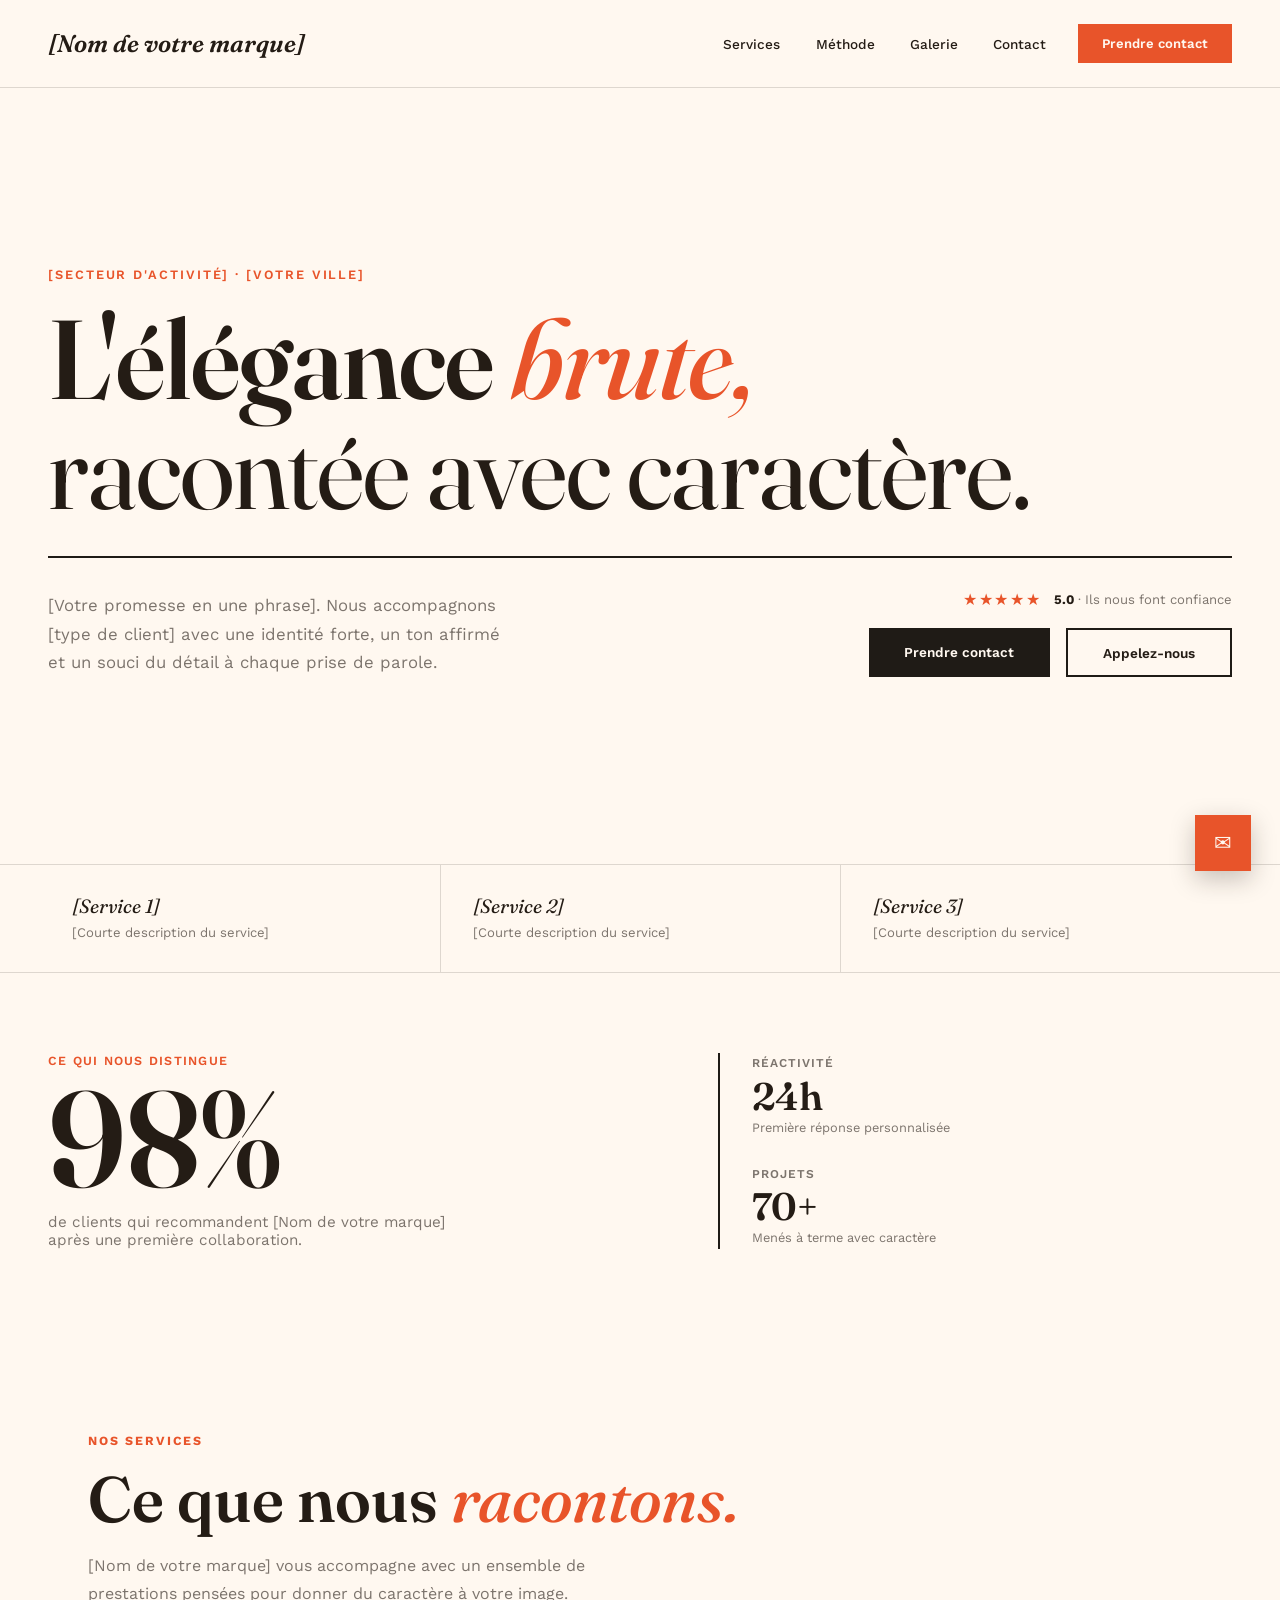
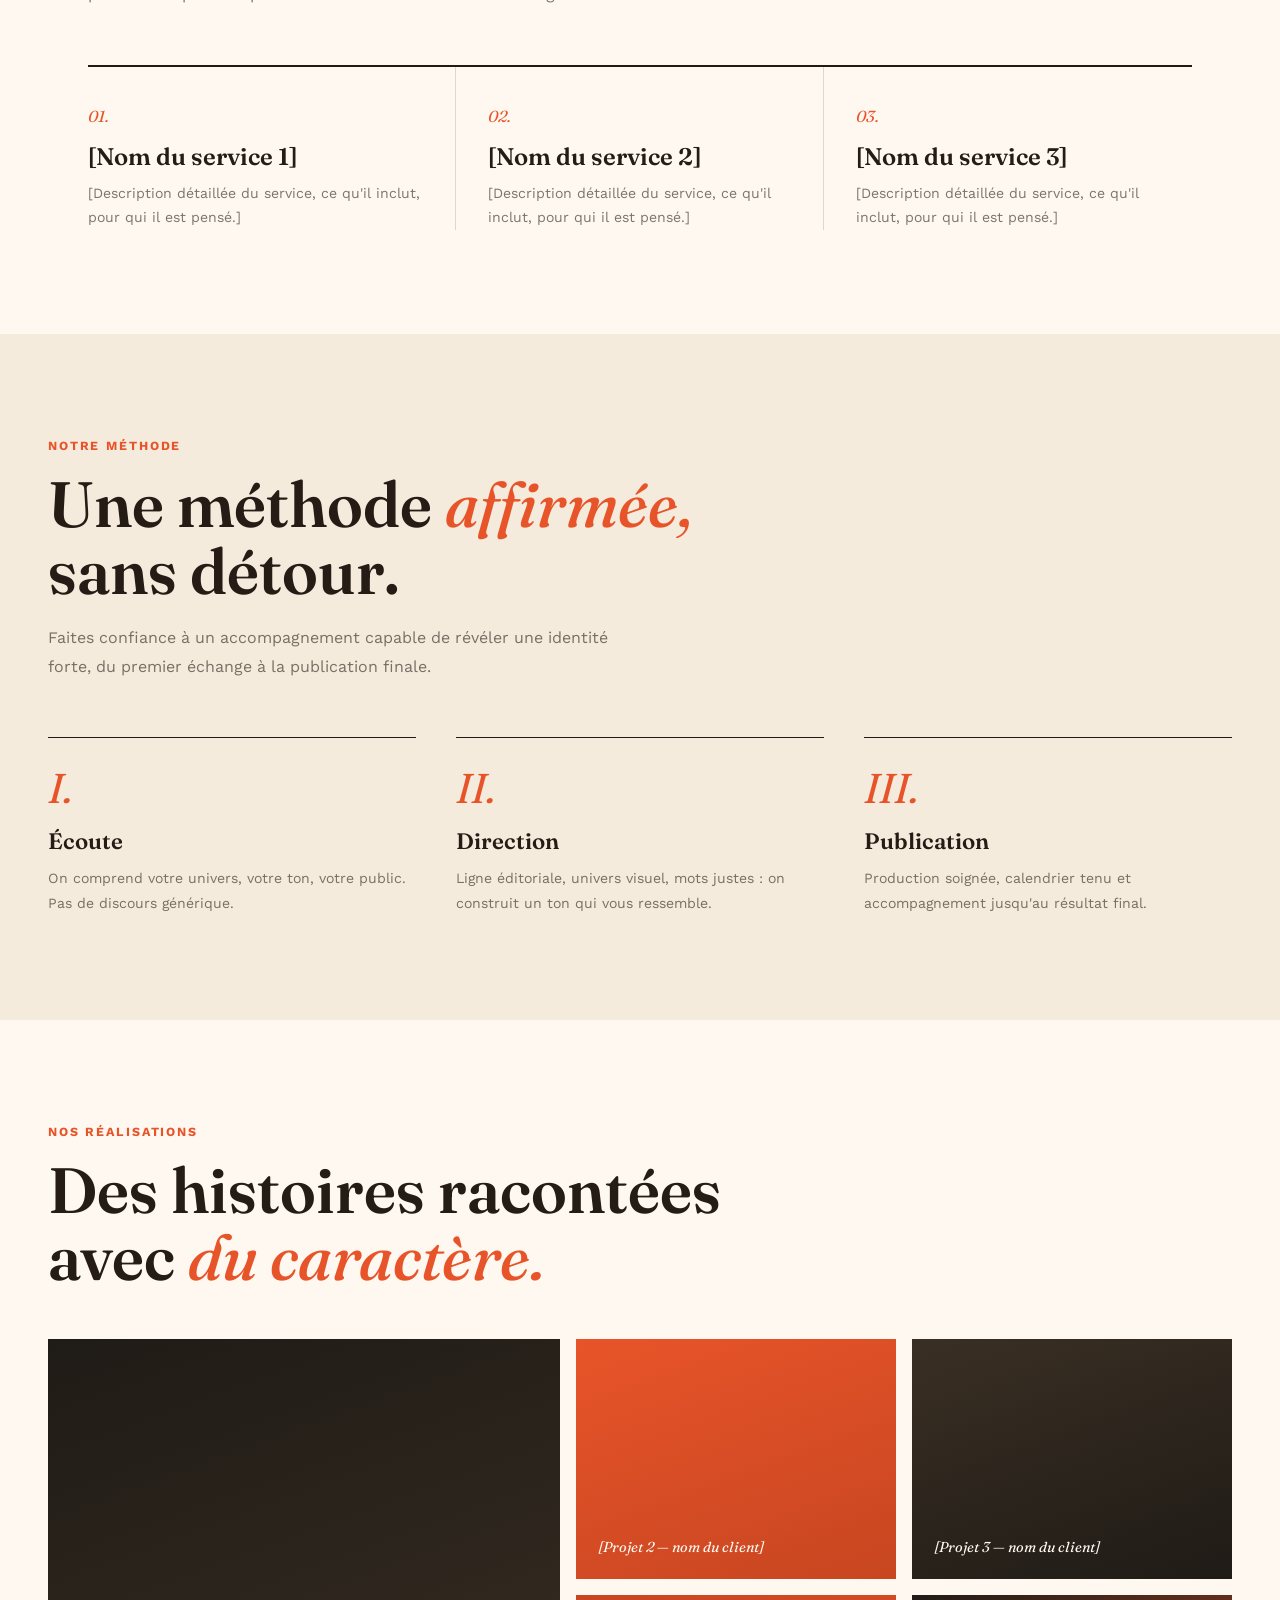
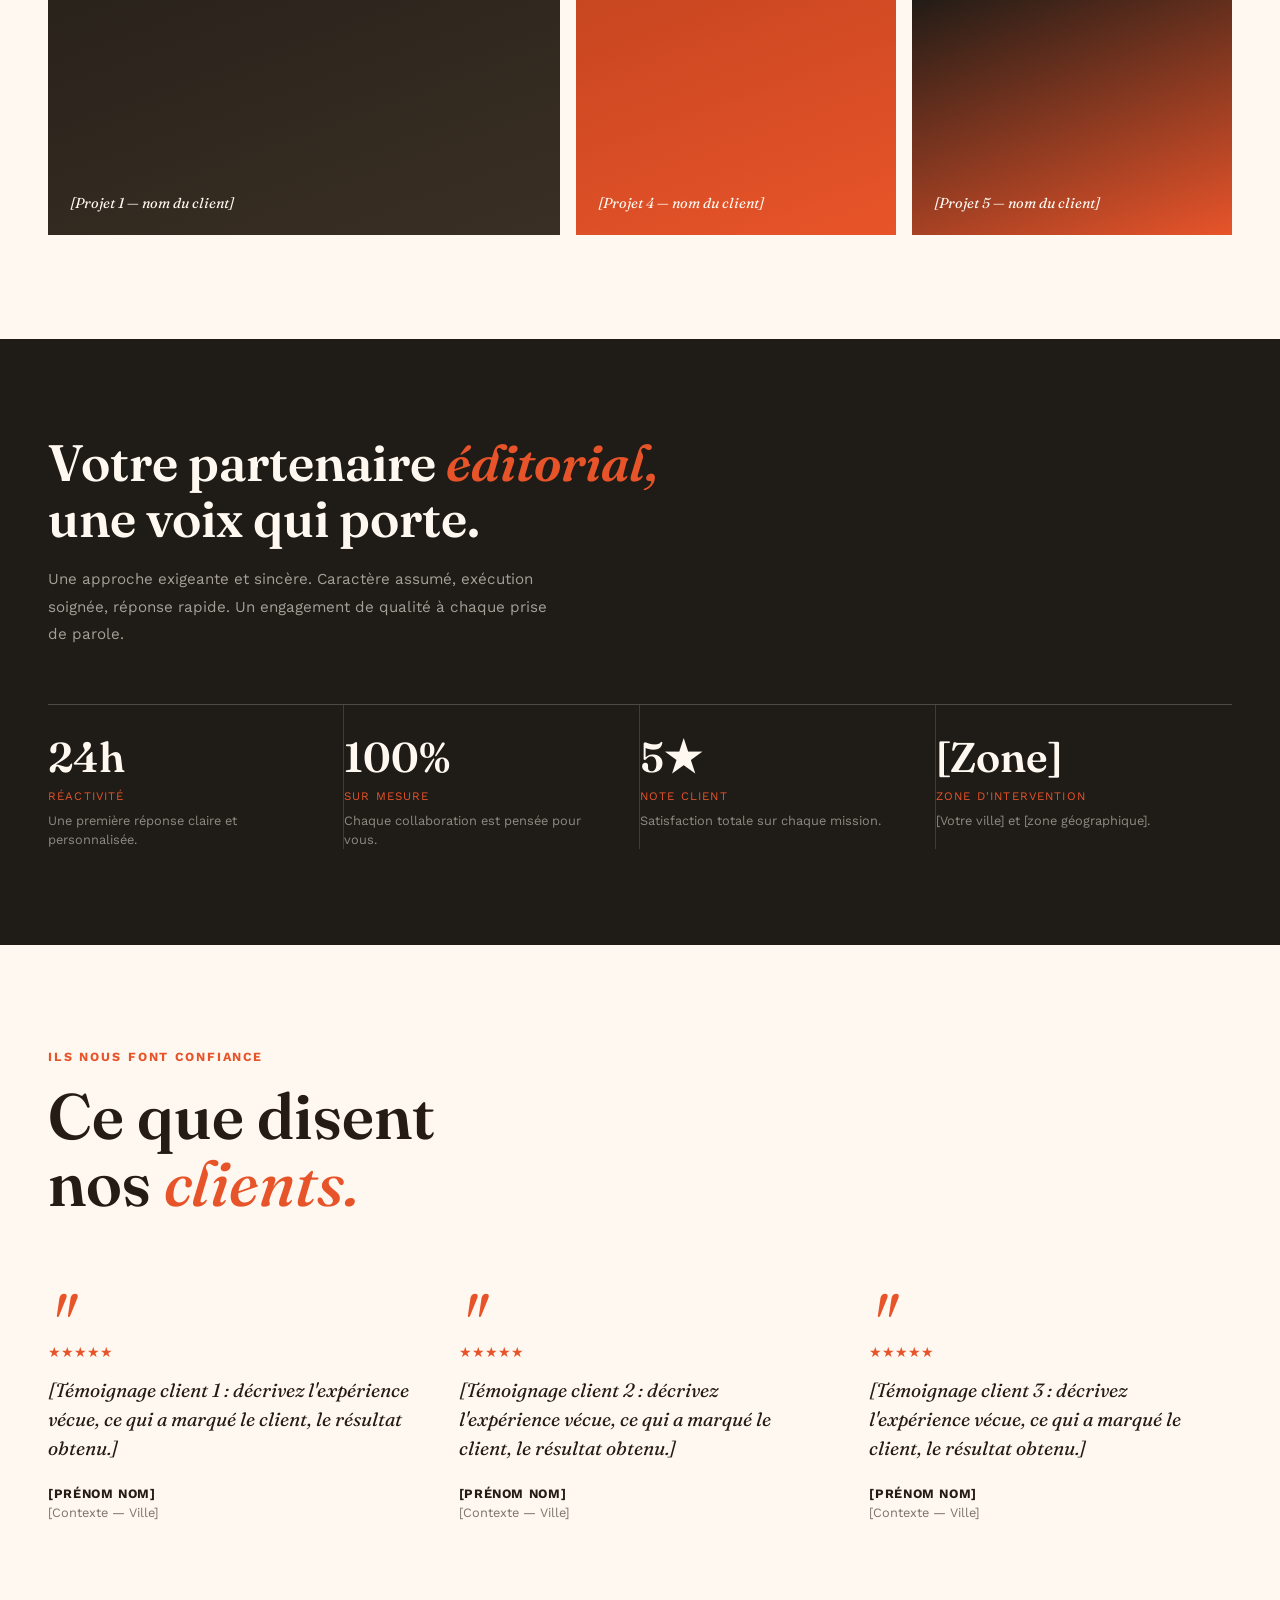
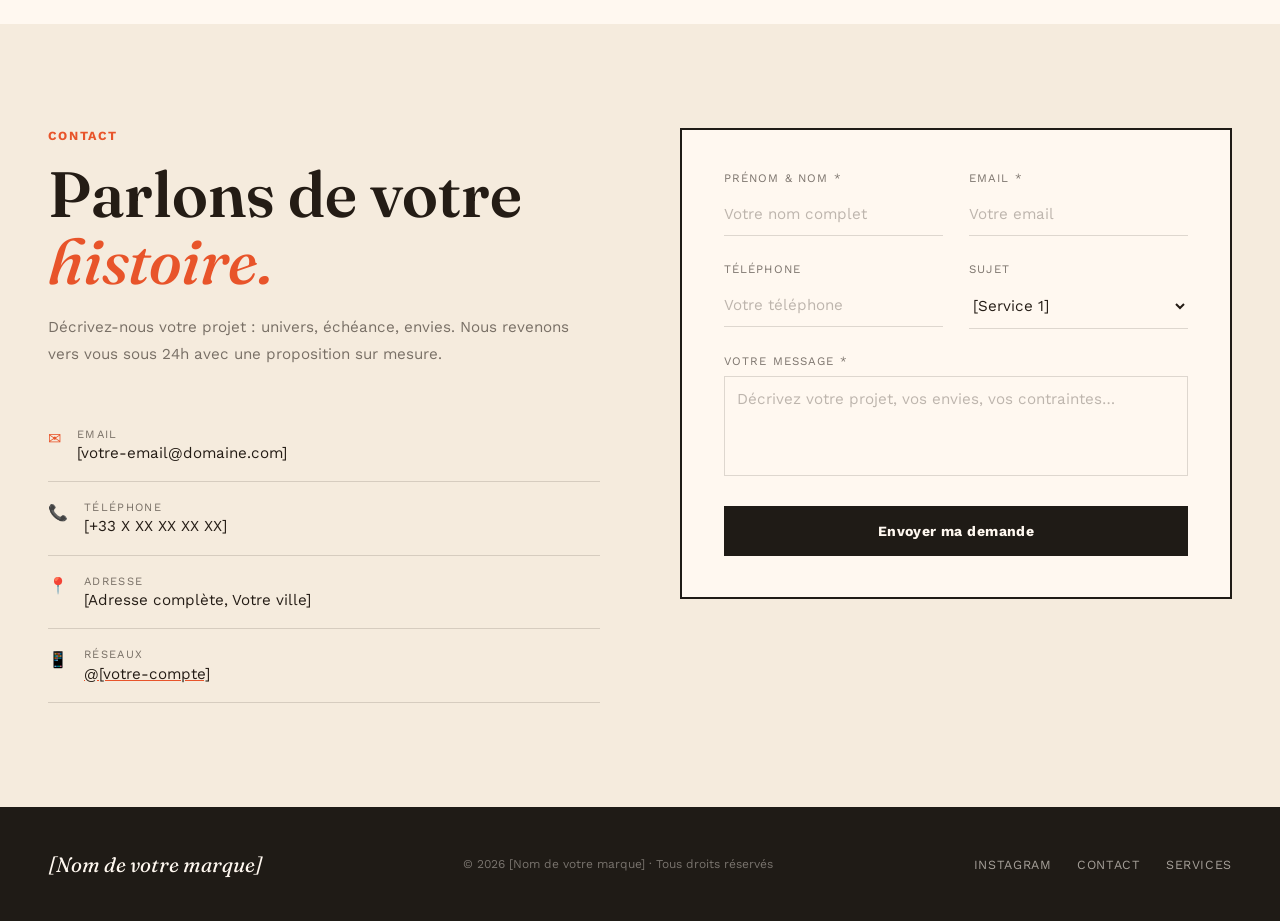
<file: templates/template-editorial-chaleureux.html>
<!DOCTYPE html>
<html lang="fr">
<head>
<meta charset="UTF-8">
<meta name="viewport" content="width=device-width, initial-scale=1.0">
<title>[Nom de votre marque] — [Votre activité] à [Votre ville]</title>
<meta name="description" content="[Nom de votre marque], [courte description de votre activité] à [Votre ville].">
<!-- Polices : Fraunces pour les titres — serif à fort contraste avec de vrais italiques "swash", l'esprit couverture de magazine
     que ni Playfair (déjà utilisé sur Minimal Épuré) ni une sans-serif ne peuvent donner ; Work Sans pour le corps de texte,
     grotesque neutre et très lisible qui laisse toute la place expressive aux titres. -->
<link href="https://fonts.googleapis.com/css2?family=Fraunces:ital,wght@0,400;0,500;0,600;0,700;1,400;1,500;1,600&family=Work+Sans:wght@300;400;500;600;700&display=swap" rel="stylesheet">
<style>
*, *::before, *::after { box-sizing: border-box; margin: 0; padding: 0; }

:root {
  --bg: #FFF8F0;
  --ink: #241C15;
  --muted: rgba(36,28,21,0.6);
  --accent: #E8542A;
  --accent2: #1F1B16;
  --line: rgba(36,28,21,0.15);
}

html { scroll-behavior: smooth; }

body {
  font-family: 'Work Sans', sans-serif;
  background: var(--bg);
  color: var(--ink);
  font-weight: 400;
  overflow-x: hidden;
}

h1, h2, h3, .nav-logo, .num-value-big, .estat-num { font-family: 'Fraunces', serif; }

/* ── NAV ── */
nav {
  position: fixed;
  top: 0; left: 0; right: 0;
  z-index: 200;
  display: flex;
  align-items: center;
  justify-content: space-between;
  padding: 1.5rem 3rem;
  background: rgba(255,248,240,0.9);
  backdrop-filter: blur(10px);
  border-bottom: 1px solid var(--line);
}

.nav-logo {
  font-size: 1.5rem;
  font-weight: 600;
  font-style: italic;
  color: var(--ink);
  text-decoration: none;
}

.nav-right { display: flex; align-items: center; gap: 2rem; }
.nav-links { display: flex; gap: 2.2rem; list-style: none; }

.nav-links a {
  font-size: 0.85rem;
  font-weight: 500;
  color: var(--ink);
  text-decoration: none;
  transition: color 0.3s;
  position: relative;
}
.nav-links a:hover { color: var(--accent); }

.burger {
  display: none;
  width: 44px; height: 44px;
  border-radius: 0;
  background: var(--accent2);
  border: none;
  cursor: pointer;
  flex-direction: column;
  align-items: center;
  justify-content: center;
  gap: 5px;
  flex-shrink: 0;
  transition: background 0.3s;
}
.burger:hover { background: var(--accent); }
.burger span { display: block; width: 18px; height: 2px; background: var(--bg); transition: all 0.3s; }
.burger.open span:nth-child(1) { transform: translateY(6.5px) rotate(45deg); }
.burger.open span:nth-child(2) { opacity: 0; }
.burger.open span:nth-child(3) { transform: translateY(-6.5px) rotate(-45deg); }

.mobile-menu {
  display: none;
  position: fixed;
  inset: 0;
  z-index: 190;
  background: var(--accent2);
  flex-direction: column;
  align-items: center;
  justify-content: center;
  gap: 2.2rem;
  padding-top: 5rem;
}
.mobile-menu.open { display: flex; }
.mobile-menu a { font-family: 'Fraunces', serif; font-style: italic; font-size: 2.3rem; font-weight: 500; color: var(--bg); text-decoration: none; transition: color 0.3s; }
.mobile-menu a:hover { color: var(--accent); }
.mobile-menu hr { width: 2rem; border: none; border-top: 1px solid rgba(255,248,240,0.25); }
.mobile-menu .mobile-social { font-size: 0.75rem; letter-spacing: 0.15em; text-transform: uppercase; color: var(--accent); font-family: 'Work Sans', sans-serif; font-weight: 600; }

.nav-btn {
  font-size: 0.82rem;
  font-weight: 600;
  background: var(--accent);
  color: var(--bg);
  padding: 0.75rem 1.5rem;
  border-radius: 0;
  border: none;
  cursor: pointer;
  text-decoration: none;
  display: inline-block;
  transition: background 0.3s;
}
.nav-btn:hover { background: var(--accent2); }

/* ── HERO (asymétrique, éditorial) ── */
.hero {
  min-height: 96vh;
  display: flex;
  flex-direction: column;
  justify-content: center;
  padding: 9rem 3rem 4rem;
  position: relative;
}

.hero-eyebrow {
  font-size: 0.8rem;
  font-weight: 600;
  letter-spacing: 0.15em;
  text-transform: uppercase;
  color: var(--accent);
  margin-bottom: 1.4rem;
}

.hero-title {
  font-size: clamp(3rem, 10vw, 7rem);
  font-weight: 600;
  line-height: 0.98;
  letter-spacing: -0.01em;
  color: var(--ink);
  max-width: 1050px;
  margin-bottom: 2rem;
}
.hero-title .light { font-weight: 400; }
.hero-title em {
  font-style: italic;
  font-weight: 500;
  color: var(--accent);
}

.hero-row {
  display: flex;
  justify-content: space-between;
  align-items: flex-end;
  gap: 3rem;
  flex-wrap: wrap;
  border-top: 2px solid var(--accent2);
  padding-top: 2rem;
  max-width: 1200px;
}

.hero-sub { font-size: 1.05rem; line-height: 1.7; color: var(--muted); max-width: 460px; }

.hero-actions-wrap { display: flex; flex-direction: column; align-items: flex-end; gap: 1.2rem; }
.hero-stars { display: flex; align-items: center; gap: 0.8rem; }
.stars { color: var(--accent); font-size: 1rem; letter-spacing: 0.1em; }
.stars-text { font-size: 0.82rem; color: var(--muted); }
.stars-text strong { color: var(--ink); font-weight: 700; }

.hero-actions { display: flex; gap: 1rem; flex-wrap: wrap; }

.btn-fill {
  background: var(--accent2);
  color: var(--bg);
  border: none;
  padding: 1rem 2.2rem;
  border-radius: 0;
  font-family: 'Work Sans', sans-serif;
  font-size: 0.85rem;
  font-weight: 600;
  cursor: pointer;
  text-decoration: none;
  display: inline-block;
  transition: background 0.3s;
}
.btn-fill:hover { background: var(--accent); }

.btn-outline {
  background: transparent;
  color: var(--ink);
  border: 2px solid var(--accent2);
  padding: 0.9rem 2.2rem;
  border-radius: 0;
  font-family: 'Work Sans', sans-serif;
  font-size: 0.85rem;
  font-weight: 600;
  cursor: pointer;
  text-decoration: none;
  display: inline-block;
  transition: all 0.3s;
}
.btn-outline:hover { border-color: var(--accent); color: var(--accent); }

/* Feature chips row */
.chips-row { border-top: 1px solid var(--line); border-bottom: 1px solid var(--line); }
.chips-inner { max-width: 1200px; margin: 0 auto; display: grid; grid-template-columns: repeat(3, 1fr); }
.chip { padding: 1.8rem 2rem; text-align: left; border-left: 1px solid var(--line); text-decoration: none; color: var(--ink); transition: background 0.3s; }
.chip:first-child { border-left: none; }
.chip:hover { background: rgba(36,28,21,0.03); }
.chip-name { font-family: 'Fraunces', serif; font-style: italic; font-size: 1.2rem; margin-bottom: 0.35rem; }
.chip-desc { font-size: 0.82rem; color: var(--muted); line-height: 1.5; }

/* ── STATS (callout magazine asymétrique) ── */
.numbers-band { background: var(--bg); padding: 5rem 3rem; }
.numbers-inner { max-width: 1200px; margin: 0 auto; display: grid; grid-template-columns: 1.4fr 1fr; gap: 2rem; align-items: center; }
.num-big { border-right: 2px solid var(--accent2); padding-right: 2.5rem; }
.num-big-label { font-size: 0.78rem; font-weight: 600; letter-spacing: 0.1em; text-transform: uppercase; color: var(--accent); margin-bottom: 0.6rem; }
.num-value-big { font-size: clamp(4rem, 12vw, 8.5rem); font-weight: 600; line-height: 0.9; color: var(--ink); }
.num-big-desc { font-size: 0.95rem; color: var(--muted); margin-top: 0.8rem; max-width: 440px; }
.num-side { display: flex; flex-direction: column; gap: 2rem; }
.num-item { }
.num-label { font-size: 0.75rem; font-weight: 600; text-transform: uppercase; letter-spacing: 0.08em; color: var(--muted); margin-bottom: 0.4rem; }
.num-value { font-family: 'Fraunces', serif; font-size: 2.4rem; font-weight: 600; color: var(--ink); line-height: 1; }
.num-desc { font-size: 0.8rem; color: var(--muted); margin-top: 0.3rem; }

/* ── SECTIONS ── */
.section { padding: 6.5rem 3rem; max-width: 1200px; margin: 0 auto; }
.section-full { padding: 6.5rem 3rem; }

.label {
  font-size: 0.78rem;
  font-weight: 700;
  letter-spacing: 0.15em;
  text-transform: uppercase;
  color: var(--accent);
  margin-bottom: 1.1rem;
}

.section-title {
  font-size: clamp(2.2rem, 5vw, 4rem);
  font-weight: 600;
  line-height: 1.05;
  color: var(--ink);
  margin-bottom: 1.2rem;
}
.section-title em { font-style: italic; font-weight: 500; color: var(--accent); }

.section-desc { font-size: 1rem; line-height: 1.8; color: var(--muted); max-width: 560px; margin-bottom: 3.5rem; }

/* ── SERVICES ── */
.services-list { display: grid; grid-template-columns: repeat(3, 1fr); gap: 0; border-top: 2px solid var(--accent2); }
.service-item { border-right: 1px solid var(--line); padding: 2.4rem 2rem 0 0; }
.service-item:last-child { border-right: none; }
.service-item + .service-item { padding-left: 2rem; }
.service-num { font-family: 'Fraunces', serif; font-style: italic; font-size: 1rem; color: var(--accent); margin-bottom: 1rem; }
.service-name { font-family: 'Fraunces', serif; font-size: 1.5rem; font-weight: 600; margin-bottom: 0.7rem; }
.service-desc { font-size: 0.88rem; line-height: 1.7; color: var(--muted); }

/* ── MÉTHODE ── */
.methode-bg { background: #F5EBDD; padding: 6.5rem 3rem; }
.methode-inner { max-width: 1200px; margin: 0 auto; }
.methode-grid { display: grid; grid-template-columns: repeat(3, 1fr); gap: 2.5rem; margin-top: 3rem; }
.methode-card { text-align: left; border-top: 1px solid var(--accent2); padding-top: 1.5rem; }
.methode-icon { font-family: 'Fraunces', serif; font-style: italic; font-size: 2.6rem; color: var(--accent); margin-bottom: 0.8rem; display: block; }
.methode-title { font-family: 'Fraunces', serif; font-size: 1.4rem; font-weight: 600; margin-bottom: 0.7rem; }
.methode-desc { font-size: 0.88rem; line-height: 1.75; color: var(--muted); }

/* ── GALERIE ── */
.galerie-bg { background: var(--bg); padding: 6.5rem 3rem; }
.galerie-inner { max-width: 1200px; margin: 0 auto; }
.galerie-grid { display: grid; grid-template-columns: 1.6fr 1fr 1fr; grid-template-rows: 240px 240px; gap: 1rem; margin-top: 3rem; }
.galerie-item { position: relative; overflow: hidden; }
.galerie-item:first-child { grid-row: 1 / 3; }
.galerie-ph { width: 100%; height: 100%; display: flex; align-items: flex-end; padding: 1.4rem; transition: transform 0.4s; }
.galerie-item:hover .galerie-ph { transform: scale(1.02); }
.g1 { background: linear-gradient(160deg, var(--accent2), #3a2f24); }
.g2 { background: linear-gradient(160deg, var(--accent), #c74620); }
.g3 { background: linear-gradient(160deg, #3a2f24, var(--accent2)); }
.g4 { background: linear-gradient(160deg, #c74620, var(--accent)); }
.g5 { background: linear-gradient(160deg, var(--accent2), var(--accent)); }
.galerie-cap { font-family: 'Fraunces', serif; font-style: italic; font-size: 0.9rem; color: var(--bg); }

/* ── ENGAGEMENT (bandeau plein accent2) ── */
.engage-band { background: var(--accent2); padding: 6rem 3rem; }
.engage-inner { max-width: 1200px; margin: 0 auto; }
.engage-title { font-family: 'Fraunces', serif; font-size: clamp(2.2rem, 4.4vw, 3.2rem); font-weight: 600; color: var(--bg); line-height: 1.1; max-width: 700px; }
.engage-title em { font-style: italic; color: var(--accent); }
.engage-desc { font-size: 0.95rem; line-height: 1.8; color: rgba(255,248,240,0.6); margin-top: 1.2rem; max-width: 520px; }
.engage-stats { display: grid; grid-template-columns: repeat(4, 1fr); gap: 0; margin-top: 3.5rem; border-top: 1px solid rgba(255,248,240,0.2); }
.estat { padding: 2rem 1.5rem 0 0; border-right: 1px solid rgba(255,248,240,0.15); }
.estat:last-child { border-right: none; }
.estat-num { font-family: 'Fraunces', serif; font-size: 2.6rem; font-weight: 600; color: var(--bg); line-height: 1; }
.estat-label { font-size: 0.72rem; letter-spacing: 0.1em; text-transform: uppercase; color: var(--accent); margin-top: 0.6rem; }
.estat-desc { font-size: 0.8rem; color: rgba(255,248,240,0.5); margin-top: 0.5rem; line-height: 1.5; }

/* ── TÉMOIGNAGES (pull-quotes) ── */
.temoignages-bg { background: var(--bg); padding: 6.5rem 3rem; }
.temoignages-inner { max-width: 1200px; margin: 0 auto; }
.temo-grid { display: grid; grid-template-columns: repeat(3, 1fr); gap: 3rem; margin-top: 3.5rem; }
.temo-card { position: relative; padding-top: 1rem; }
.temo-mark { font-family: 'Fraunces', serif; font-style: italic; font-size: 4.5rem; line-height: 1; color: var(--accent); display: block; margin-bottom: -1rem; }
.temo-stars { color: var(--accent); font-size: 0.85rem; margin-bottom: 1rem; }
.temo-text { font-family: 'Fraunces', serif; font-style: italic; font-size: 1.2rem; line-height: 1.5; color: var(--ink); margin-bottom: 1.5rem; }
.temo-author { font-size: 0.8rem; letter-spacing: 0.05em; text-transform: uppercase; color: var(--ink); font-weight: 700; }
.temo-context { font-size: 0.8rem; color: var(--muted); margin-top: 0.2rem; }

/* ── CONTACT ── */
.contact-bg { background: #F5EBDD; padding: 6.5rem 3rem; }
.contact-inner { max-width: 1200px; margin: 0 auto; display: grid; grid-template-columns: 1fr 1fr; gap: 5rem; align-items: start; }
.contact-desc { font-size: 0.95rem; line-height: 1.8; color: var(--muted); margin-bottom: 2.5rem; }
.contact-line { display: flex; align-items: flex-start; gap: 1rem; padding: 1.2rem 0; border-bottom: 1px solid var(--line); }
.contact-line:first-of-type { border-top: 1px solid var(--line); }
.cl-icon { color: var(--accent); font-size: 1rem; flex-shrink: 0; margin-top: 0.1rem; }
.cl-label { font-size: 0.7rem; letter-spacing: 0.12em; text-transform: uppercase; color: var(--muted); margin-bottom: 0.2rem; }
.cl-value { font-size: 0.95rem; color: var(--ink); }
.cl-value a { color: var(--ink); text-decoration: underline; text-decoration-color: var(--accent); }

.form-wrap { background: var(--bg); border: 2px solid var(--accent2); padding: 2.6rem; }
.form-row { display: grid; grid-template-columns: 1fr 1fr; gap: 1.6rem; }
.form-label { font-size: 0.72rem; letter-spacing: 0.1em; text-transform: uppercase; color: var(--muted); margin-bottom: 0.5rem; display: block; }
.form-input, .form-select, .form-textarea {
  width: 100%;
  background: transparent;
  border: none;
  border-bottom: 1px solid var(--line);
  border-radius: 0;
  padding: 0.75rem 0;
  font-family: 'Work Sans', sans-serif;
  font-size: 0.95rem;
  color: var(--ink);
  outline: none;
  transition: border-color 0.3s;
  margin-bottom: 1.6rem;
}
.form-input::placeholder, .form-textarea::placeholder { color: rgba(36,28,21,0.3); }
.form-input:focus, .form-select:focus, .form-textarea:focus { border-color: var(--accent); }
.form-textarea { resize: none; min-height: 100px; border: 1px solid var(--line); padding: 0.8rem; }
.form-textarea:focus { border-color: var(--accent); }
.form-submit {
  background: var(--accent2);
  border: none;
  color: var(--bg);
  font-family: 'Work Sans', sans-serif;
  font-size: 0.88rem;
  font-weight: 700;
  letter-spacing: 0.03em;
  padding: 1.05rem 2rem;
  cursor: pointer;
  transition: background 0.3s;
  border-radius: 0;
  width: 100%;
}
.form-submit:hover { background: var(--accent); }
.form-success { display: none; text-align: center; padding: 2rem 0; }
.form-success.active { display: block; }
.form-success-icon { font-size: 2rem; margin-bottom: 1rem; color: var(--accent); }
.form-success-title { font-family: 'Fraunces', serif; font-style: italic; font-size: 1.9rem; font-weight: 600; margin-bottom: 0.6rem; }
.form-success-text { font-size: 0.88rem; color: var(--muted); line-height: 1.7; }

/* ── FOOTER ── */
footer { background: var(--accent2); padding: 2.8rem 3rem; }
.footer-inner { max-width: 1200px; margin: 0 auto; display: flex; align-items: center; justify-content: space-between; flex-wrap: wrap; gap: 1rem; }
.footer-logo { font-family: 'Fraunces', serif; font-style: italic; font-size: 1.3rem; color: var(--bg); }
.footer-copy { font-size: 0.75rem; color: rgba(255,248,240,0.4); }
.footer-links { display: flex; gap: 1.6rem; }
.footer-links a { font-size: 0.78rem; letter-spacing: 0.05em; text-transform: uppercase; color: rgba(255,248,240,0.6); text-decoration: none; transition: color 0.3s; }
.footer-links a:hover { color: var(--accent); }

/* ── FAB ── */
.fab-btn {
  position: fixed;
  bottom: 1.8rem;
  right: 1.8rem;
  z-index: 300;
  width: 56px; height: 56px;
  border-radius: 0;
  background: var(--accent);
  color: var(--bg);
  display: flex;
  align-items: center;
  justify-content: center;
  text-decoration: none;
  box-shadow: 0 8px 24px rgba(36,28,21,0.25);
  transition: transform 0.3s;
  font-size: 1.3rem;
}
.fab-btn:hover { transform: scale(1.08); }

/* ── RESPONSIVE ── */
@media (max-width: 768px) {
  nav { padding: 1.2rem 1.5rem; }
  .nav-links { display: none; }
  .nav-btn { display: none; }
  .burger { display: flex; }
  .hero { padding: 6.5rem 1.5rem 3rem; }
  .hero-row { flex-direction: column; align-items: flex-start; gap: 1.8rem; padding-top: 1.6rem; }
  .hero-actions-wrap { align-items: flex-start; }
  .chips-inner { grid-template-columns: 1fr; }
  .chip { border-left: none; border-top: 1px solid var(--line); }
  .chip:first-child { border-top: none; }
  .numbers-band { padding: 3rem 1.5rem; }
  .numbers-inner { grid-template-columns: 1fr; gap: 2.5rem; }
  .num-big { border-right: none; padding-right: 0; border-bottom: 2px solid var(--accent2); padding-bottom: 2rem; }
  .num-side { flex-direction: row; gap: 2rem; flex-wrap: wrap; }
  .section { padding: 3.5rem 1.5rem; }
  .section-full { padding: 3.5rem 1.5rem; }
  .methode-bg, .galerie-bg, .engage-band, .temoignages-bg, .contact-bg { padding: 3.5rem 1.5rem; }
  .services-list { grid-template-columns: 1fr; }
  .service-item { border-right: none; border-bottom: 1px solid var(--line); padding: 1.8rem 0; }
  .service-item + .service-item { padding-left: 0; }
  .methode-grid { grid-template-columns: 1fr; gap: 2rem; }
  .galerie-grid { grid-template-columns: 1fr 1fr; grid-template-rows: auto; }
  .galerie-item:first-child { grid-row: auto; grid-column: 1 / 3; height: 200px; }
  .galerie-item { height: 160px; }
  .engage-stats { grid-template-columns: 1fr 1fr; gap: 1.5rem 0; }
  .estat { border-right: none; padding-right: 0; padding-top: 1.5rem; }
  .temo-grid { grid-template-columns: 1fr; gap: 2.5rem; }
  .contact-inner { grid-template-columns: 1fr; gap: 3rem; }
  .form-row { grid-template-columns: 1fr; }
  .footer-inner { flex-direction: column; text-align: center; }
}
</style>
</head>
<body>

<!--
  TEMPLATE : "Éditorial Chaleureux" — ambiance magazine, bold, expressive (mode, lifestyle, média, marque personnelle, commerce de niche).
  RECOLORATION : modifiez les variables CSS dans :root (--bg, --ink, --muted, --accent, --accent2, --line).
  --accent est la couleur d'accent chaude (titres soulignés, mot en italique, chiffres) ; --accent2 sert de fond sombre pour le bandeau d'engagement, le footer et le menu mobile.
  À REMPLACER : tous les textes entre crochets, ex. [Nom de votre marque], [Votre ville], [votre-email@domaine.com], [+33 X XX XX XX XX],
  [@votre-compte], ainsi que les liens tel:, mailto: et wa.me, et l'adresse email cible dans le script du formulaire de contact.
  IDs d'ancrage conservés à l'identique sur tous les templates : #methode, #galerie, #contact, #services.
-->

<!-- NAV -->
<nav>
  <a href="#" class="nav-logo">[Nom de votre marque]</a>
  <div class="nav-right">
    <ul class="nav-links">
      <li><a href="#services">Services</a></li>
      <li><a href="#methode">Méthode</a></li>
      <li><a href="#galerie">Galerie</a></li>
      <li><a href="#contact">Contact</a></li>
    </ul>
    <a href="#contact" class="nav-btn">Prendre contact</a>
    <button class="burger" id="burgerBtn" onclick="toggleMenu()" aria-label="Menu">
      <span></span><span></span><span></span>
    </button>
  </div>
</nav>

<!-- MOBILE MENU -->
<div class="mobile-menu" id="mobileMenu">
  <a href="#services">Services</a>
  <hr>
  <a href="#methode">Notre méthode</a>
  <hr>
  <a href="#galerie">Galerie</a>
  <hr>
  <a href="#contact">Contact</a>
  <a href="https://instagram.com/[votre-compte]" target="_blank" class="mobile-social">@[votre-compte]</a>
</div>

<script>
function toggleMenu() {
  document.getElementById('burgerBtn').classList.toggle('open');
  document.getElementById('mobileMenu').classList.toggle('open');
  document.body.style.overflow = document.getElementById('mobileMenu').classList.contains('open') ? 'hidden' : '';
}
function closeMenu() {
  document.getElementById('burgerBtn').classList.remove('open');
  document.getElementById('mobileMenu').classList.remove('open');
  document.body.style.overflow = '';
}
document.querySelectorAll('.mobile-menu a[href^="#"]').forEach(link => {
  link.addEventListener('click', function(e) {
    e.preventDefault();
    const target = document.querySelector(this.getAttribute('href'));
    closeMenu();
    setTimeout(() => {
      if (target) target.scrollIntoView({ behavior: 'smooth', block: 'start' });
    }, 300);
  });
});
</script>

<!-- HERO -->
<div class="hero">
  <div class="hero-eyebrow">[Secteur d'activité] · [Votre ville]</div>
  <h1 class="hero-title">L'élégance <em>brute,</em><br><span class="light">racontée avec caractère.</span></h1>
  <div class="hero-row">
    <p class="hero-sub">[Votre promesse en une phrase]. Nous accompagnons [type de client] avec une identité forte, un ton affirmé et un souci du détail à chaque prise de parole.</p>
    <div class="hero-actions-wrap">
      <div class="hero-stars">
        <div class="stars">★★★★★</div>
        <div class="stars-text"><strong>5.0</strong> · Ils nous font confiance</div>
      </div>
      <div class="hero-actions">
        <a href="#contact" class="btn-fill">Prendre contact</a>
        <a href="tel:+33600000000" class="btn-outline">Appelez-nous</a>
      </div>
    </div>
  </div>
</div>

<div class="chips-row">
  <div class="chips-inner">
    <a href="#services" class="chip">
      <div class="chip-name">[Service 1]</div>
      <div class="chip-desc">[Courte description du service]</div>
    </a>
    <a href="#services" class="chip">
      <div class="chip-name">[Service 2]</div>
      <div class="chip-desc">[Courte description du service]</div>
    </a>
    <a href="#services" class="chip">
      <div class="chip-name">[Service 3]</div>
      <div class="chip-desc">[Courte description du service]</div>
    </a>
  </div>
</div>

<!-- CHIFFRES (callout magazine) -->
<div class="numbers-band">
  <div class="numbers-inner">
    <div class="num-big">
      <div class="num-big-label">Ce qui nous distingue</div>
      <div class="num-value-big">98%</div>
      <p class="num-big-desc">de clients qui recommandent [Nom de votre marque] après une première collaboration.</p>
    </div>
    <div class="num-side">
      <div class="num-item">
        <div class="num-label">Réactivité</div>
        <div class="num-value">24h</div>
        <div class="num-desc">Première réponse personnalisée</div>
      </div>
      <div class="num-item">
        <div class="num-label">Projets</div>
        <div class="num-value">70+</div>
        <div class="num-desc">Menés à terme avec caractère</div>
      </div>
    </div>
  </div>
</div>

<!-- SERVICES -->
<div class="section" id="services">
  <div class="label">Nos services</div>
  <h2 class="section-title">Ce que nous <em>racontons.</em></h2>
  <p class="section-desc">[Nom de votre marque] vous accompagne avec un ensemble de prestations pensées pour donner du caractère à votre image.</p>
  <div class="services-list">
    <div class="service-item">
      <div class="service-num">01.</div>
      <div class="service-name">[Nom du service 1]</div>
      <p class="service-desc">[Description détaillée du service, ce qu'il inclut, pour qui il est pensé.]</p>
    </div>
    <div class="service-item">
      <div class="service-num">02.</div>
      <div class="service-name">[Nom du service 2]</div>
      <p class="service-desc">[Description détaillée du service, ce qu'il inclut, pour qui il est pensé.]</p>
    </div>
    <div class="service-item">
      <div class="service-num">03.</div>
      <div class="service-name">[Nom du service 3]</div>
      <p class="service-desc">[Description détaillée du service, ce qu'il inclut, pour qui il est pensé.]</p>
    </div>
  </div>
</div>

<!-- MÉTHODE -->
<div class="methode-bg" id="methode">
  <div class="methode-inner">
    <div class="label">Notre méthode</div>
    <h2 class="section-title">Une méthode <em>affirmée,</em><br>sans détour.</h2>
    <p class="section-desc">Faites confiance à un accompagnement capable de révéler une identité forte, du premier échange à la publication finale.</p>
    <div class="methode-grid">
      <div class="methode-card">
        <span class="methode-icon">I.</span>
        <div class="methode-title">Écoute</div>
        <p class="methode-desc">On comprend votre univers, votre ton, votre public. Pas de discours générique.</p>
      </div>
      <div class="methode-card">
        <span class="methode-icon">II.</span>
        <div class="methode-title">Direction</div>
        <p class="methode-desc">Ligne éditoriale, univers visuel, mots justes : on construit un ton qui vous ressemble.</p>
      </div>
      <div class="methode-card">
        <span class="methode-icon">III.</span>
        <div class="methode-title">Publication</div>
        <p class="methode-desc">Production soignée, calendrier tenu et accompagnement jusqu'au résultat final.</p>
      </div>
    </div>
  </div>
</div>

<!-- GALERIE -->
<div class="galerie-bg" id="galerie">
  <div class="galerie-inner">
    <div class="label">Nos réalisations</div>
    <h2 class="section-title">Des histoires racontées<br>avec <em>du caractère.</em></h2>
    <div class="galerie-grid">
      <div class="galerie-item"><div class="galerie-ph g1"><span class="galerie-cap">[Projet 1 — nom du client]</span></div></div>
      <div class="galerie-item"><div class="galerie-ph g2"><span class="galerie-cap">[Projet 2 — nom du client]</span></div></div>
      <div class="galerie-item"><div class="galerie-ph g3"><span class="galerie-cap">[Projet 3 — nom du client]</span></div></div>
      <div class="galerie-item"><div class="galerie-ph g4"><span class="galerie-cap">[Projet 4 — nom du client]</span></div></div>
      <div class="galerie-item"><div class="galerie-ph g5"><span class="galerie-cap">[Projet 5 — nom du client]</span></div></div>
    </div>
  </div>
</div>

<!-- ENGAGEMENT -->
<div class="engage-band">
  <div class="engage-inner">
    <h2 class="engage-title">Votre partenaire <em>éditorial,</em><br>une voix qui porte.</h2>
    <p class="engage-desc">Une approche exigeante et sincère. Caractère assumé, exécution soignée, réponse rapide. Un engagement de qualité à chaque prise de parole.</p>
    <div class="engage-stats">
      <div class="estat">
        <div class="estat-num">24h</div>
        <div class="estat-label">Réactivité</div>
        <div class="estat-desc">Une première réponse claire et personnalisée.</div>
      </div>
      <div class="estat">
        <div class="estat-num">100%</div>
        <div class="estat-label">Sur mesure</div>
        <div class="estat-desc">Chaque collaboration est pensée pour vous.</div>
      </div>
      <div class="estat">
        <div class="estat-num">5★</div>
        <div class="estat-label">Note client</div>
        <div class="estat-desc">Satisfaction totale sur chaque mission.</div>
      </div>
      <div class="estat">
        <div class="estat-num">[Zone]</div>
        <div class="estat-label">Zone d'intervention</div>
        <div class="estat-desc">[Votre ville] et [zone géographique].</div>
      </div>
    </div>
  </div>
</div>

<!-- TÉMOIGNAGES -->
<div class="temoignages-bg">
  <div class="temoignages-inner">
    <div class="label">Ils nous font confiance</div>
    <h2 class="section-title">Ce que disent<br>nos <em>clients.</em></h2>
    <div class="temo-grid">
      <div class="temo-card">
        <span class="temo-mark">"</span>
        <div class="temo-stars">★★★★★</div>
        <p class="temo-text">[Témoignage client 1 : décrivez l'expérience vécue, ce qui a marqué le client, le résultat obtenu.]</p>
        <div class="temo-author">[Prénom Nom]</div>
        <div class="temo-context">[Contexte — Ville]</div>
      </div>
      <div class="temo-card">
        <span class="temo-mark">"</span>
        <div class="temo-stars">★★★★★</div>
        <p class="temo-text">[Témoignage client 2 : décrivez l'expérience vécue, ce qui a marqué le client, le résultat obtenu.]</p>
        <div class="temo-author">[Prénom Nom]</div>
        <div class="temo-context">[Contexte — Ville]</div>
      </div>
      <div class="temo-card">
        <span class="temo-mark">"</span>
        <div class="temo-stars">★★★★★</div>
        <p class="temo-text">[Témoignage client 3 : décrivez l'expérience vécue, ce qui a marqué le client, le résultat obtenu.]</p>
        <div class="temo-author">[Prénom Nom]</div>
        <div class="temo-context">[Contexte — Ville]</div>
      </div>
    </div>
  </div>
</div>

<!-- CONTACT -->
<div class="contact-bg" id="contact">
  <div class="contact-inner">
    <div class="contact-info">
      <div class="label">Contact</div>
      <h2 class="section-title">Parlons de votre<br><em>histoire.</em></h2>
      <p class="contact-desc">Décrivez-nous votre projet : univers, échéance, envies. Nous revenons vers vous sous 24h avec une proposition sur mesure.</p>
      <div class="contact-line">
        <div class="cl-icon">✉</div>
        <div><div class="cl-label">Email</div><div class="cl-value">[votre-email@domaine.com]</div></div>
      </div>
      <div class="contact-line">
        <div class="cl-icon">📞</div>
        <div><div class="cl-label">Téléphone</div><div class="cl-value">[+33 X XX XX XX XX]</div></div>
      </div>
      <div class="contact-line">
        <div class="cl-icon">📍</div>
        <div><div class="cl-label">Adresse</div><div class="cl-value">[Adresse complète, Votre ville]</div></div>
      </div>
      <div class="contact-line">
        <div class="cl-icon">📱</div>
        <div><div class="cl-label">Réseaux</div><div class="cl-value"><a href="https://instagram.com/[votre-compte]" target="_blank">@[votre-compte]</a></div></div>
      </div>
    </div>

    <div class="form-wrap">
      <form id="contactForm" onsubmit="return false;">
        <div class="form-row">
          <div>
            <label class="form-label">Prénom & nom *</label>
            <input type="text" class="form-input" id="cfName" placeholder="Votre nom complet">
          </div>
          <div>
            <label class="form-label">Email *</label>
            <input type="email" class="form-input" id="cfEmail" placeholder="Votre email">
          </div>
        </div>
        <div class="form-row">
          <div>
            <label class="form-label">Téléphone</label>
            <input type="tel" class="form-input" id="cfPhone" placeholder="Votre téléphone">
          </div>
          <div>
            <label class="form-label">Sujet</label>
            <select class="form-select" id="cfSubject">
              <option>[Service 1]</option>
              <option>[Service 2]</option>
              <option>[Service 3]</option>
              <option>Autre demande</option>
            </select>
          </div>
        </div>
        <label class="form-label">Votre message *</label>
        <textarea class="form-textarea" id="cfMessage" placeholder="Décrivez votre projet, vos envies, vos contraintes…"></textarea>
        <button class="form-submit" type="button" onclick="submitForm()">Envoyer ma demande</button>
      </form>
      <div class="form-success" id="formSuccess">
        <div class="form-success-icon">✦</div>
        <div class="form-success-title">Merci !</div>
        <p class="form-success-text">Votre demande a bien été envoyée.<br>[Nom de votre marque] vous recontacte sous <strong>24h</strong>.</p>
      </div>
    </div>
  </div>
</div>

<script>
function submitForm() {
  const name = document.getElementById('cfName').value.trim();
  const email = document.getElementById('cfEmail').value.trim();
  const message = document.getElementById('cfMessage').value.trim();
  if (!name || !email || !message) { alert('Merci de renseigner votre nom, votre email et votre message.'); return; }

  const phone = document.getElementById('cfPhone').value.trim();
  const subject = document.getElementById('cfSubject').value;

  const body = `Nom : ${name}\nEmail : ${email}\nTéléphone : ${phone}\nSujet : ${subject}\n\nMessage :\n${message}`;

  window.location.href = `mailto:[votre-email@domaine.com]?subject=${encodeURIComponent('Demande de contact - ' + subject)}&body=${encodeURIComponent(body)}`;

  document.getElementById('contactForm').style.display = 'none';
  document.getElementById('formSuccess').classList.add('active');
}
</script>

<!-- FOOTER -->
<footer>
  <div class="footer-inner">
    <div class="footer-logo">[Nom de votre marque]</div>
    <div class="footer-copy">© 2026 [Nom de votre marque] · Tous droits réservés</div>
    <div class="footer-links">
      <a href="https://instagram.com/[votre-compte]" target="_blank">Instagram</a>
      <a href="#contact">Contact</a>
      <a href="#services">Services</a>
    </div>
  </div>
</footer>

<!-- FAB -->
<a href="mailto:[votre-email@domaine.com]" class="fab-btn" title="Contact rapide">✉</a>

</body>
</html>
</file>
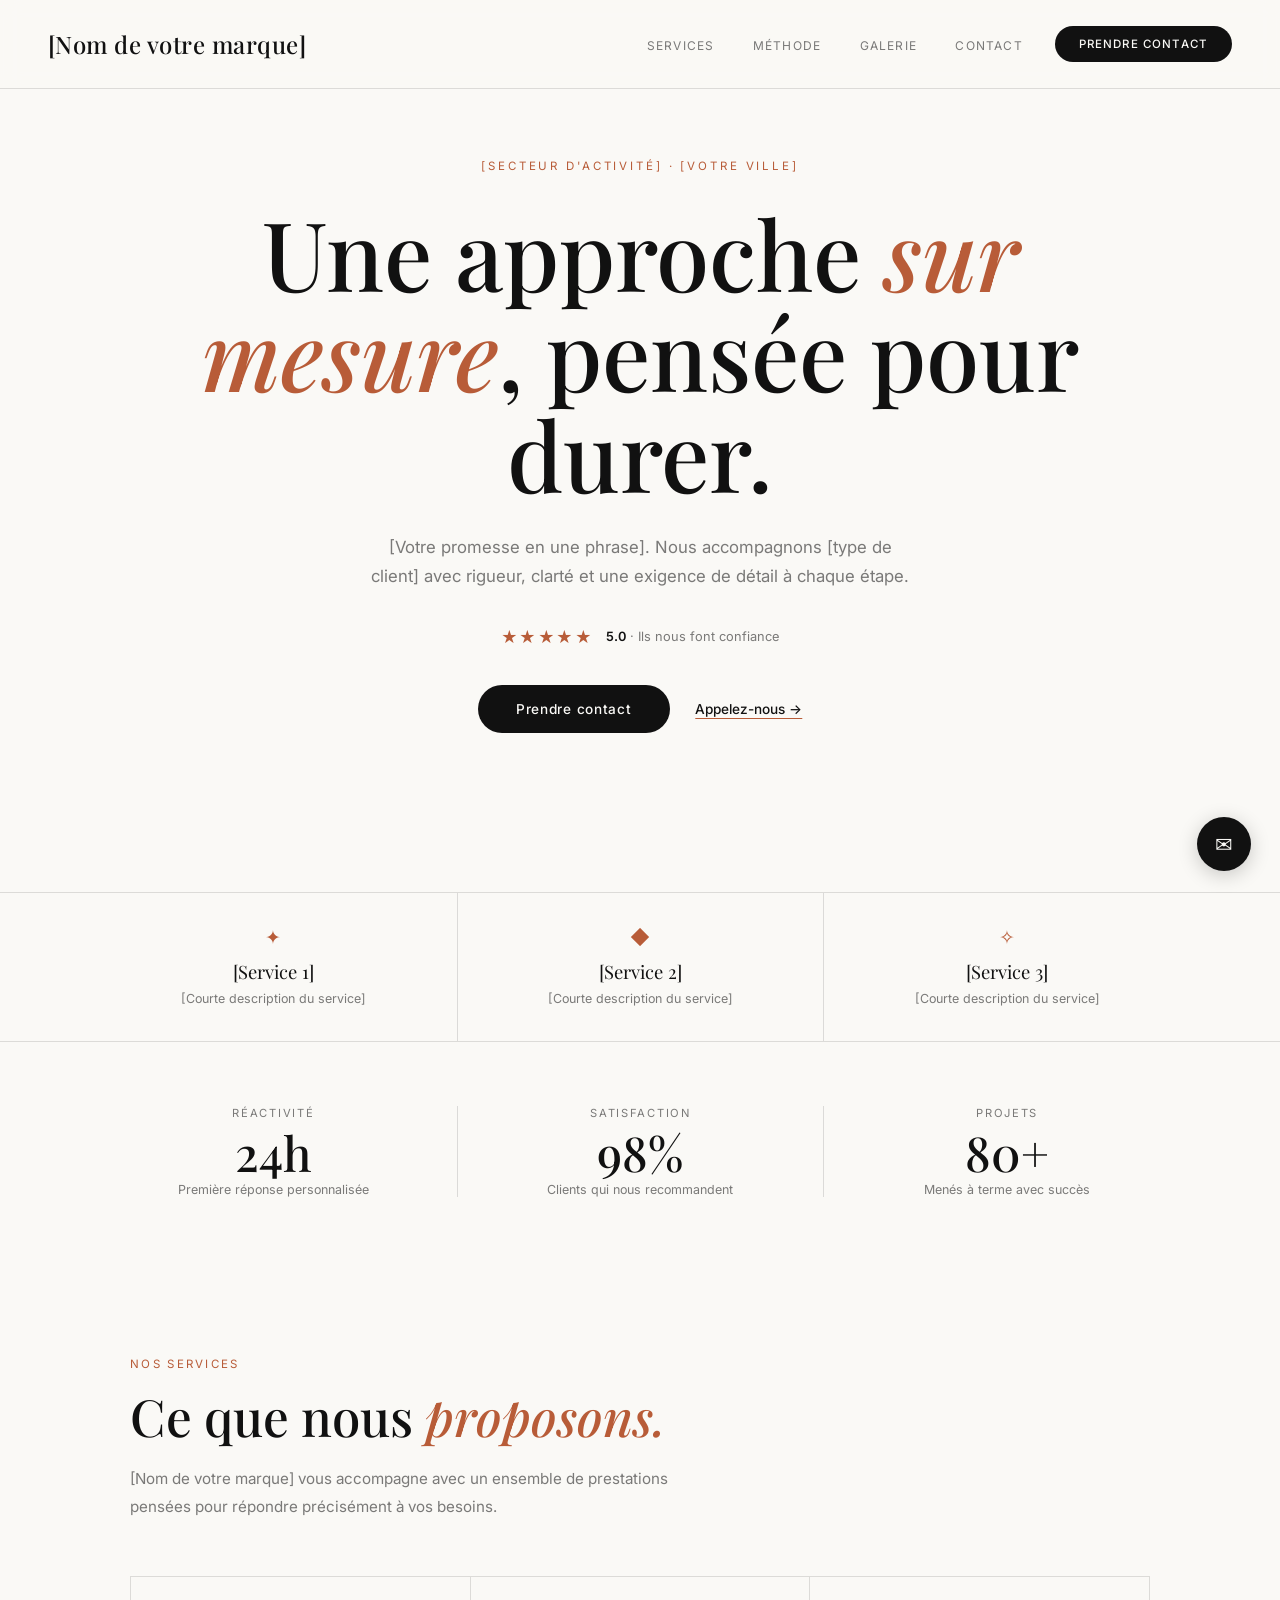
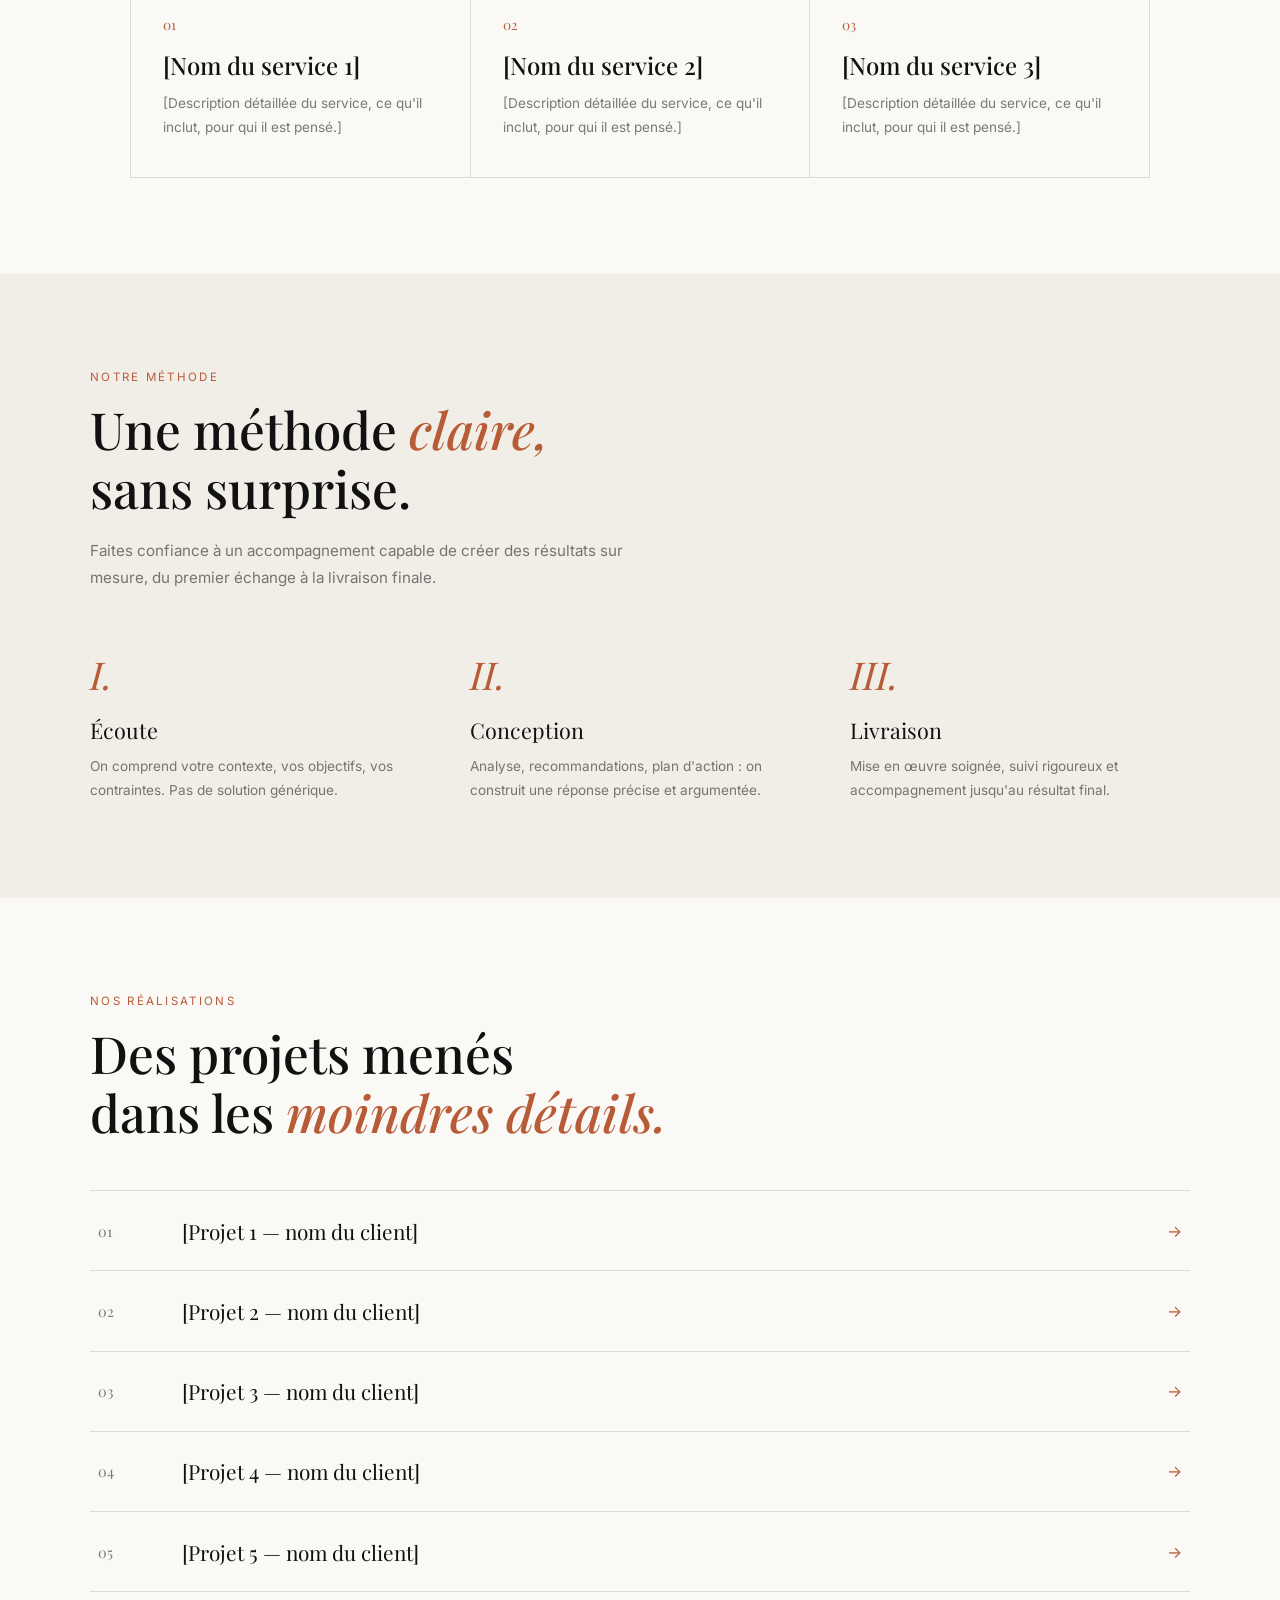
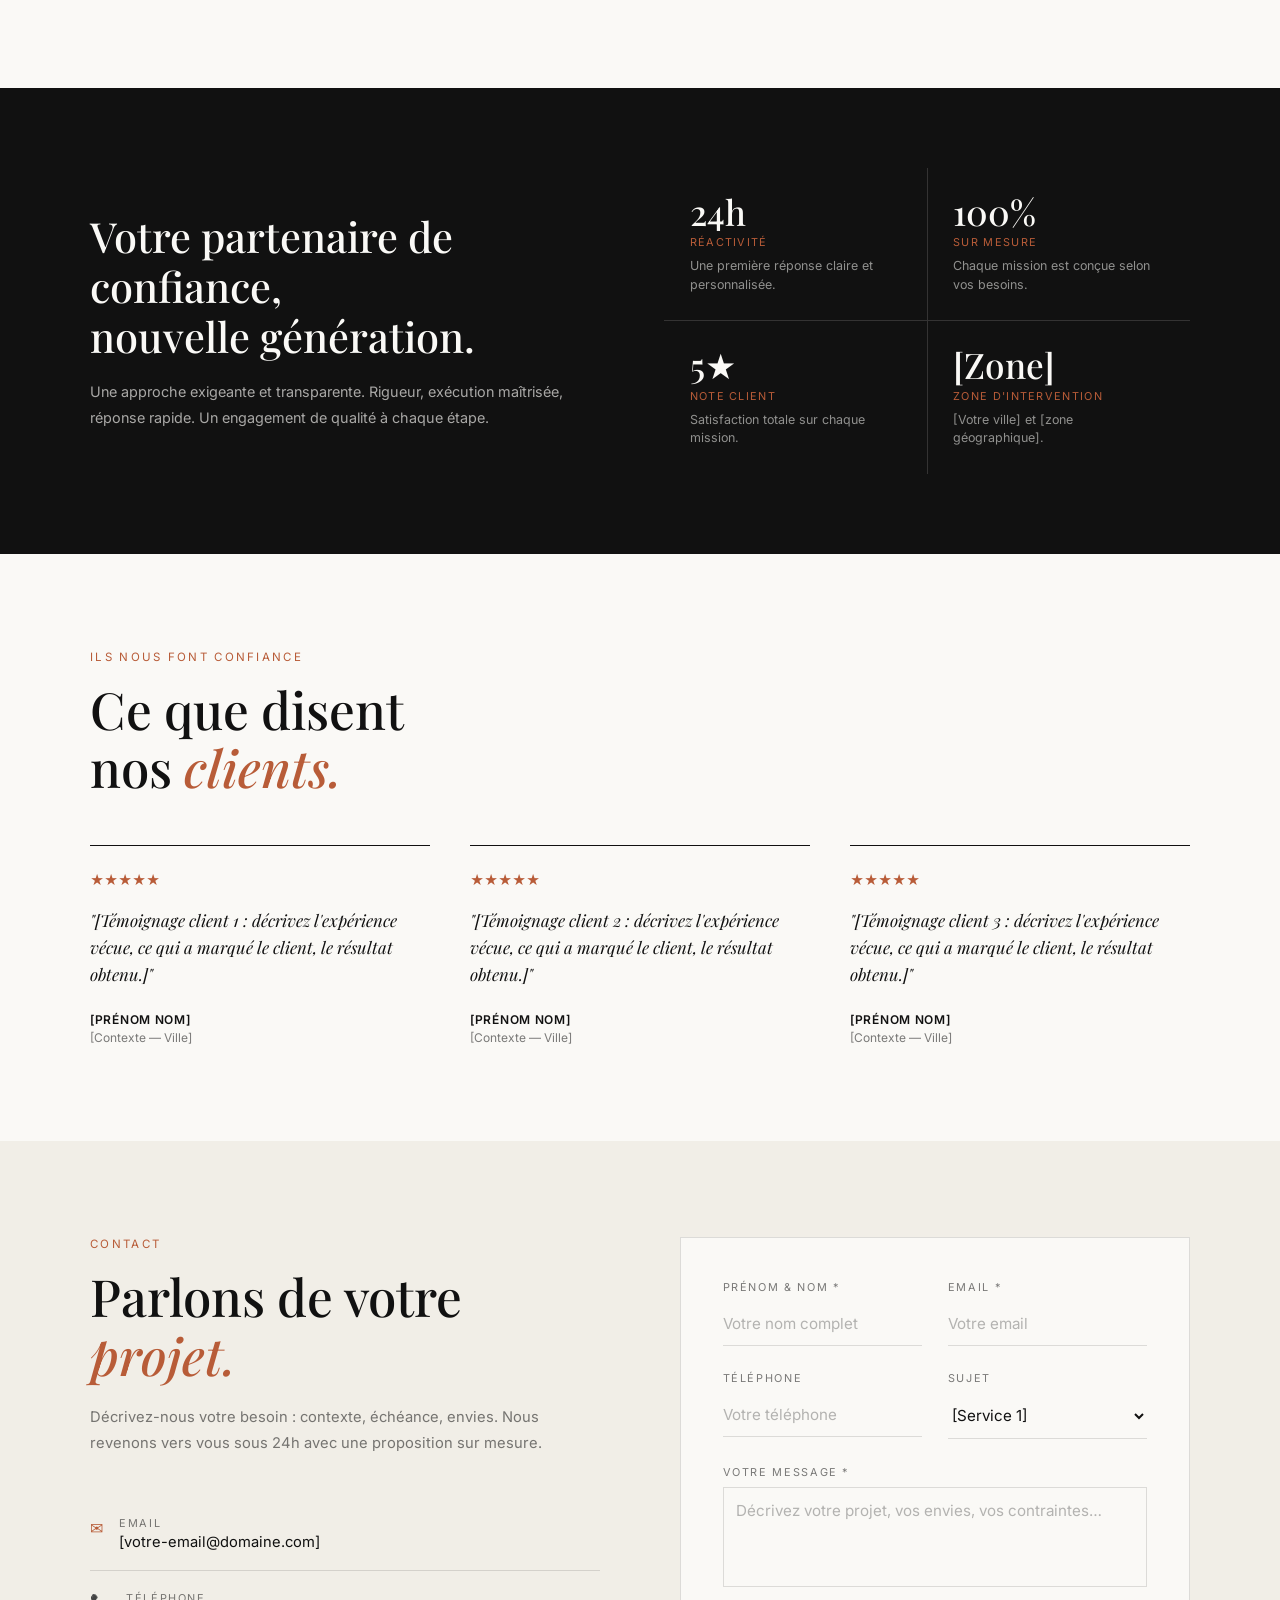
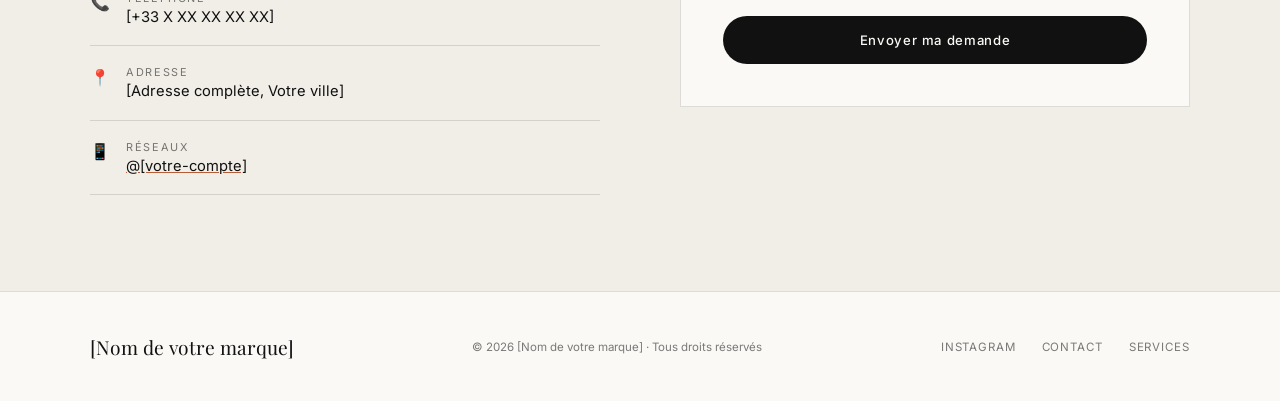
<file: templates/template-minimal-epure.html>
<!DOCTYPE html>
<html lang="fr">
<head>
<meta charset="UTF-8">
<meta name="viewport" content="width=device-width, initial-scale=1.0">
<title>[Nom de votre marque] — [Votre activité] à [Votre ville]</title>
<meta name="description" content="[Nom de votre marque], [courte description de votre activité] à [Votre ville].">
<link href="https://fonts.googleapis.com/css2?family=Playfair+Display:ital,wght@0,400;0,500;0,600;1,400;1,500&family=Inter:wght@300;400;500;600;700&display=swap" rel="stylesheet">
<style>
*, *::before, *::after { box-sizing: border-box; margin: 0; padding: 0; }

:root {
  --bg: #FAF9F6;
  --ink: #111111;
  --line: rgba(0,0,0,0.12);
  --muted: rgba(17,17,17,0.55);
  --accent: #111111;
  --accent-soft: #B85C38;
}

html { scroll-behavior: smooth; }

body {
  font-family: 'Inter', sans-serif;
  background: var(--bg);
  color: var(--ink);
  font-weight: 400;
  overflow-x: hidden;
}

/* ── NAV ── */
nav {
  position: fixed;
  top: 0; left: 0; right: 0;
  z-index: 200;
  display: flex;
  align-items: center;
  justify-content: space-between;
  padding: 1.6rem 3rem;
  background: rgba(250,249,246,0.9);
  backdrop-filter: blur(10px);
  border-bottom: 1px solid var(--line);
}

.nav-logo {
  font-family: 'Playfair Display', serif;
  font-size: 1.5rem;
  font-weight: 500;
  letter-spacing: 0.02em;
  color: var(--ink);
  text-decoration: none;
}

.nav-right { display: flex; align-items: center; gap: 2rem; }

.nav-links { display: flex; gap: 2.4rem; list-style: none; }

.nav-links a {
  font-size: 0.75rem;
  letter-spacing: 0.1em;
  text-transform: uppercase;
  color: var(--muted);
  text-decoration: none;
  transition: color 0.3s;
}
.nav-links a:hover { color: var(--ink); }

.burger {
  display: none;
  width: 44px; height: 44px;
  border-radius: 50%;
  background: var(--ink);
  border: none;
  cursor: pointer;
  flex-direction: column;
  align-items: center;
  justify-content: center;
  gap: 5px;
  flex-shrink: 0;
  transition: background 0.3s;
}
.burger:hover { background: var(--accent-soft); }
.burger span {
  display: block;
  width: 18px; height: 1.5px;
  background: var(--bg);
  transition: all 0.3s;
}
.burger.open span:nth-child(1) { transform: translateY(6.5px) rotate(45deg); }
.burger.open span:nth-child(2) { opacity: 0; }
.burger.open span:nth-child(3) { transform: translateY(-6.5px) rotate(-45deg); }

.mobile-menu {
  display: none;
  position: fixed;
  inset: 0;
  z-index: 190;
  background: var(--bg);
  flex-direction: column;
  align-items: center;
  justify-content: center;
  gap: 2.2rem;
  padding-top: 5rem;
}
.mobile-menu.open { display: flex; }

.mobile-menu a {
  font-family: 'Playfair Display', serif;
  font-size: 2.2rem;
  font-weight: 400;
  color: var(--ink);
  text-decoration: none;
  transition: color 0.3s;
}
.mobile-menu a:hover { color: var(--accent-soft); }

.mobile-menu hr {
  width: 2rem;
  border: none;
  border-top: 1px solid var(--line);
}

.mobile-menu .mobile-social {
  font-size: 0.72rem;
  letter-spacing: 0.2em;
  text-transform: uppercase;
  color: var(--accent-soft);
  font-family: 'Inter', sans-serif;
}

.nav-btn {
  font-size: 0.72rem;
  letter-spacing: 0.1em;
  text-transform: uppercase;
  background: var(--ink);
  color: var(--bg);
  padding: 0.7rem 1.5rem;
  border-radius: 999px;
  border: none;
  cursor: pointer;
  font-family: 'Inter', sans-serif;
  font-weight: 500;
  text-decoration: none;
  display: inline-block;
  transition: opacity 0.3s;
}
.nav-btn:hover { opacity: 0.75; }

/* ── HERO (centré, éditorial) ── */
.hero {
  min-height: 92vh;
  display: flex;
  flex-direction: column;
  align-items: center;
  justify-content: center;
  text-align: center;
  padding: 8rem 2rem 4rem;
}

.hero-eyebrow {
  font-size: 0.72rem;
  letter-spacing: 0.25em;
  text-transform: uppercase;
  color: var(--accent-soft);
  margin-bottom: 1.8rem;
}

.hero-title {
  font-family: 'Playfair Display', serif;
  font-size: clamp(2.8rem, 8vw, 6rem);
  font-weight: 500;
  line-height: 1.05;
  color: var(--ink);
  max-width: 900px;
  margin-bottom: 1.8rem;
}

.hero-title em {
  font-style: italic;
  color: var(--accent-soft);
  position: relative;
}

.hero-sub {
  font-size: 1.05rem;
  line-height: 1.75;
  color: var(--muted);
  max-width: 540px;
  margin-bottom: 2.2rem;
}

.hero-stars {
  display: flex;
  align-items: center;
  justify-content: center;
  gap: 0.8rem;
  margin-bottom: 2.4rem;
}

.stars { color: var(--accent-soft); font-size: 1rem; letter-spacing: 0.1em; }
.stars-text { font-size: 0.8rem; color: var(--muted); }
.stars-text strong { color: var(--ink); font-weight: 600; }

.hero-actions { display: flex; gap: 1.6rem; flex-wrap: wrap; align-items: center; justify-content: center; }

.btn-fill {
  background: var(--ink);
  color: var(--bg);
  border: none;
  padding: 1rem 2.4rem;
  border-radius: 999px;
  font-family: 'Inter', sans-serif;
  font-size: 0.85rem;
  letter-spacing: 0.05em;
  font-weight: 500;
  cursor: pointer;
  text-decoration: none;
  display: inline-block;
  transition: opacity 0.3s;
}
.btn-fill:hover { opacity: 0.75; }

.btn-link {
  color: var(--ink);
  font-size: 0.85rem;
  font-weight: 500;
  text-decoration: underline;
  text-underline-offset: 4px;
  text-decoration-color: var(--accent-soft);
  transition: color 0.3s;
}
.btn-link:hover { color: var(--accent-soft); }

/* Feature chips row (below hero) */
.chips-row {
  border-top: 1px solid var(--line);
  border-bottom: 1px solid var(--line);
  margin-top: 4rem;
}
.chips-inner {
  max-width: 1100px;
  margin: 0 auto;
  display: grid;
  grid-template-columns: repeat(3, 1fr);
}
.chip {
  padding: 2rem 2rem;
  text-align: center;
  border-left: 1px solid var(--line);
  text-decoration: none;
  color: var(--ink);
  transition: background 0.3s;
}
.chip:first-child { border-left: none; }
.chip:hover { background: rgba(0,0,0,0.02); }
.chip-icon { font-size: 1.2rem; margin-bottom: 0.6rem; display: block; color: var(--accent-soft); }
.chip-name { font-family: 'Playfair Display', serif; font-size: 1.15rem; margin-bottom: 0.4rem; }
.chip-desc { font-size: 0.78rem; color: var(--muted); line-height: 1.5; }

/* ── STATS (3 col, hairlines) ── */
.numbers-band { background: var(--bg); padding: 4rem 2.5rem; }
.numbers-inner {
  max-width: 1100px;
  margin: 0 auto;
  display: grid;
  grid-template-columns: repeat(3, 1fr);
  text-align: center;
}
.num-item { padding: 0 2rem; border-left: 1px solid var(--line); }
.num-item:first-child { border-left: none; }
.num-label { font-size: 0.7rem; letter-spacing: 0.15em; text-transform: uppercase; color: var(--muted); margin-bottom: 0.5rem; }
.num-value { font-family: 'Playfair Display', serif; font-size: 3rem; font-weight: 500; color: var(--ink); line-height: 1; }
.num-desc { font-size: 0.78rem; color: var(--muted); margin-top: 0.4rem; }

/* ── SECTIONS ── */
.section { padding: 6rem 2.5rem; max-width: 1100px; margin: 0 auto; }
.section-full { padding: 6rem 2.5rem; }

.label {
  font-size: 0.72rem;
  letter-spacing: 0.2em;
  text-transform: uppercase;
  color: var(--accent-soft);
  margin-bottom: 1rem;
}

.section-title {
  font-family: 'Playfair Display', serif;
  font-size: clamp(2rem, 4.5vw, 3.2rem);
  font-weight: 500;
  line-height: 1.15;
  color: var(--ink);
  margin-bottom: 1.2rem;
}
.section-title em { font-style: italic; color: var(--accent-soft); }

.section-desc {
  font-size: 0.95rem;
  line-height: 1.8;
  color: var(--muted);
  max-width: 560px;
  margin-bottom: 3.5rem;
}

/* ── SERVICES ── */
.services-list { display: grid; grid-template-columns: repeat(3, 1fr); gap: 0; border-top: 1px solid var(--line); border-left: 1px solid var(--line); }
.service-item { border-right: 1px solid var(--line); border-bottom: 1px solid var(--line); padding: 2.4rem 2rem; }
.service-num { font-family: 'Playfair Display', serif; font-size: 0.85rem; color: var(--accent-soft); margin-bottom: 1rem; }
.service-name { font-family: 'Playfair Display', serif; font-size: 1.5rem; font-weight: 500; margin-bottom: 0.7rem; }
.service-desc { font-size: 0.85rem; line-height: 1.7; color: var(--muted); }

/* ── MÉTHODE ── */
.methode-bg { background: #F1EEE7; padding: 6rem 2.5rem; }
.methode-inner { max-width: 1100px; margin: 0 auto; }
.methode-grid { display: grid; grid-template-columns: repeat(3, 1fr); gap: 2.5rem; margin-top: 3rem; }
.methode-card { text-align: left; }
.methode-icon { font-family: 'Playfair Display', serif; font-size: 2.4rem; color: var(--accent-soft); margin-bottom: 1rem; display: block; font-style: italic; }
.methode-title { font-family: 'Playfair Display', serif; font-size: 1.35rem; margin-bottom: 0.7rem; }
.methode-desc { font-size: 0.85rem; line-height: 1.75; color: var(--muted); }

/* ── GALERIE (liste texte, pas de blocs colorés) ── */
.galerie-bg { background: var(--bg); padding: 6rem 2.5rem; }
.galerie-inner { max-width: 1100px; margin: 0 auto; }
.galerie-list { margin-top: 3rem; border-top: 1px solid var(--line); }
.galerie-item {
  display: grid;
  grid-template-columns: 60px 1fr auto;
  align-items: center;
  gap: 1.5rem;
  padding: 1.6rem 0.5rem;
  border-bottom: 1px solid var(--line);
  text-decoration: none;
  color: var(--ink);
  transition: background 0.25s;
}
.galerie-item:hover { background: rgba(0,0,0,0.02); }
.galerie-item:hover .galerie-cap { text-decoration: underline; text-decoration-color: var(--accent-soft); text-underline-offset: 4px; }
.galerie-num { font-family: 'Playfair Display', serif; font-size: 0.9rem; color: var(--muted); }
.galerie-cap { font-family: 'Playfair Display', serif; font-size: 1.3rem; }
.galerie-arrow { font-size: 1rem; color: var(--accent-soft); transition: transform 0.25s; }
.galerie-item:hover .galerie-arrow { transform: translateX(4px); }

/* ── ENGAGEMENT ── */
.engage-band { background: var(--ink); padding: 5rem 2.5rem; }
.engage-inner { max-width: 1100px; margin: 0 auto; display: grid; grid-template-columns: 1fr 1fr; gap: 3rem; align-items: center; }
.engage-title { font-family: 'Playfair Display', serif; font-size: clamp(1.9rem, 3.6vw, 2.6rem); font-weight: 500; color: var(--bg); line-height: 1.2; }
.engage-desc { font-size: 0.9rem; line-height: 1.8; color: rgba(250,249,246,0.65); margin-top: 1.1rem; }
.engage-stats { display: grid; grid-template-columns: 1fr 1fr; gap: 1px; background: rgba(250,249,246,0.15); }
.estat { background: var(--ink); padding: 1.6rem; }
.estat-num { font-family: 'Playfair Display', serif; font-size: 2.2rem; font-weight: 500; color: var(--bg); line-height: 1; }
.estat-label { font-size: 0.68rem; letter-spacing: 0.12em; text-transform: uppercase; color: var(--accent-soft); margin-top: 0.4rem; }
.estat-desc { font-size: 0.78rem; color: rgba(250,249,246,0.55); margin-top: 0.5rem; line-height: 1.5; }

/* ── TÉMOIGNAGES ── */
.temoignages-bg { background: var(--bg); padding: 6rem 2.5rem; }
.temoignages-inner { max-width: 1100px; margin: 0 auto; }
.temo-grid { display: grid; grid-template-columns: repeat(3, 1fr); gap: 2.5rem; margin-top: 3rem; }
.temo-card { border-top: 1px solid var(--ink); padding-top: 1.6rem; }
.temo-stars { color: var(--accent-soft); font-size: 0.85rem; margin-bottom: 1.2rem; }
.temo-text { font-family: 'Playfair Display', serif; font-style: italic; font-size: 1.05rem; line-height: 1.6; color: var(--ink); margin-bottom: 1.5rem; }
.temo-author { font-size: 0.75rem; letter-spacing: 0.06em; text-transform: uppercase; color: var(--ink); font-weight: 600; }
.temo-context { font-size: 0.75rem; color: var(--muted); margin-top: 0.2rem; }

/* ── CONTACT ── */
.contact-bg { background: #F1EEE7; padding: 6rem 2.5rem; }
.contact-inner { max-width: 1100px; margin: 0 auto; display: grid; grid-template-columns: 1fr 1fr; gap: 5rem; align-items: start; }
.contact-desc { font-size: 0.92rem; line-height: 1.8; color: var(--muted); margin-bottom: 2.5rem; }
.contact-line { display: flex; align-items: flex-start; gap: 1rem; padding: 1.2rem 0; border-bottom: 1px solid var(--line); }
.contact-line:first-of-type { border-top: 1px solid var(--line); }
.cl-icon { color: var(--accent-soft); font-size: 1rem; flex-shrink: 0; margin-top: 0.1rem; }
.cl-label { font-size: 0.68rem; letter-spacing: 0.15em; text-transform: uppercase; color: var(--muted); margin-bottom: 0.2rem; }
.cl-value { font-size: 0.92rem; color: var(--ink); }
.cl-value a { color: var(--ink); text-decoration: underline; text-decoration-color: var(--accent-soft); }

.form-wrap { background: var(--bg); border: 1px solid var(--line); padding: 2.6rem; }
.form-row { display: grid; grid-template-columns: 1fr 1fr; gap: 1.6rem; }
.form-label { font-size: 0.68rem; letter-spacing: 0.15em; text-transform: uppercase; color: var(--muted); margin-bottom: 0.5rem; display: block; }
.form-input, .form-select, .form-textarea {
  width: 100%;
  background: transparent;
  border: none;
  border-bottom: 1px solid var(--line);
  padding: 0.75rem 0;
  font-family: 'Inter', sans-serif;
  font-size: 0.95rem;
  color: var(--ink);
  outline: none;
  transition: border-color 0.3s;
  margin-bottom: 1.6rem;
}
.form-input::placeholder, .form-textarea::placeholder { color: rgba(17,17,17,0.3); }
.form-input:focus, .form-select:focus, .form-textarea:focus { border-color: var(--ink); }
.form-textarea { resize: none; min-height: 100px; border: 1px solid var(--line); padding: 0.8rem; }
.form-textarea:focus { border-color: var(--ink); }
.form-submit {
  background: var(--ink);
  border: none;
  color: var(--bg);
  font-family: 'Inter', sans-serif;
  font-size: 0.82rem;
  font-weight: 500;
  letter-spacing: 0.05em;
  padding: 1rem 2rem;
  cursor: pointer;
  transition: opacity 0.3s;
  border-radius: 999px;
  width: 100%;
}
.form-submit:hover { opacity: 0.75; }
.form-success { display: none; text-align: center; padding: 2rem 0; }
.form-success.active { display: block; }
.form-success-icon { font-size: 2rem; margin-bottom: 1rem; color: var(--accent-soft); }
.form-success-title { font-family: 'Playfair Display', serif; font-size: 1.7rem; margin-bottom: 0.6rem; }
.form-success-text { font-size: 0.85rem; color: var(--muted); line-height: 1.7; }

/* ── FOOTER ── */
footer { background: var(--bg); padding: 2.6rem 2.5rem; border-top: 1px solid var(--line); }
.footer-inner { max-width: 1100px; margin: 0 auto; display: flex; align-items: center; justify-content: space-between; flex-wrap: wrap; gap: 1rem; }
.footer-logo { font-family: 'Playfair Display', serif; font-size: 1.2rem; color: var(--ink); }
.footer-copy { font-size: 0.72rem; color: var(--muted); }
.footer-links { display: flex; gap: 1.6rem; }
.footer-links a { font-size: 0.72rem; letter-spacing: 0.08em; text-transform: uppercase; color: var(--muted); text-decoration: none; transition: color 0.3s; }
.footer-links a:hover { color: var(--accent-soft); }

/* ── FAB ── */
.fab-btn {
  position: fixed;
  bottom: 1.8rem;
  right: 1.8rem;
  z-index: 300;
  width: 54px; height: 54px;
  border-radius: 50%;
  background: var(--ink);
  color: var(--bg);
  display: flex;
  align-items: center;
  justify-content: center;
  text-decoration: none;
  box-shadow: 0 4px 20px rgba(0,0,0,0.2);
  transition: transform 0.3s;
  font-size: 1.3rem;
}
.fab-btn:hover { transform: scale(1.08); }

/* ── RESPONSIVE ── */
@media (max-width: 768px) {
  nav { padding: 1.2rem 1.5rem; }
  .nav-links { display: none; }
  .nav-btn { display: none; }
  .burger { display: flex; }
  .hero { padding: 6rem 1.5rem 3rem; }
  .chips-inner { grid-template-columns: 1fr; }
  .chip { border-left: none; border-top: 1px solid var(--line); }
  .chip:first-child { border-top: none; }
  .numbers-inner { grid-template-columns: 1fr; gap: 2rem; }
  .num-item { border-left: none; border-top: 1px solid var(--line); padding: 1.5rem 0 0; }
  .num-item:first-child { border-top: none; padding-top: 0; }
  .section { padding: 3.5rem 1.5rem; }
  .section-full { padding: 3.5rem 1.5rem; }
  .methode-bg, .galerie-bg, .engage-band, .temoignages-bg, .contact-bg { padding: 3.5rem 1.5rem; }
  .services-list { grid-template-columns: 1fr; }
  .methode-grid { grid-template-columns: 1fr; gap: 2rem; }
  .galerie-item { grid-template-columns: 40px 1fr auto; }
  .engage-inner { grid-template-columns: 1fr; gap: 2rem; }
  .engage-stats { grid-template-columns: 1fr 1fr; }
  .temo-grid { grid-template-columns: 1fr; gap: 2rem; }
  .contact-inner { grid-template-columns: 1fr; gap: 3rem; }
  .form-row { grid-template-columns: 1fr; }
  .footer-inner { flex-direction: column; text-align: center; }
  .numbers-band { padding: 2.5rem 1.5rem; }
}
</style>
</head>
<body>

<!--
  TEMPLATE : "Minimal Épuré" — ambiance claire, éditoriale, restreinte (studio de conseil, architecture, indépendant).
  RECOLORATION : modifiez les variables CSS dans :root (--bg, --ink, --line, --muted, --accent, --accent-soft).
  --accent-soft est la seule touche de couleur (mot accentué, soulignements, icônes) : gardez-la discrète.
  À REMPLACER : tous les textes entre crochets, ex. [Nom de votre marque], [Votre ville], [votre-email@domaine.com], [+33 X XX XX XX XX],
  [@votre-compte], ainsi que les liens tel:, mailto: et wa.me, et l'adresse email cible dans le script du formulaire de contact.
  IDs d'ancrage conservés à l'identique sur les 5 templates : #methode, #galerie, #contact.
-->

<!-- NAV -->
<nav>
  <a href="#" class="nav-logo">[Nom de votre marque]</a>
  <div class="nav-right">
    <ul class="nav-links">
      <li><a href="#services">Services</a></li>
      <li><a href="#methode">Méthode</a></li>
      <li><a href="#galerie">Galerie</a></li>
      <li><a href="#contact">Contact</a></li>
    </ul>
    <a href="#contact" class="nav-btn">Prendre contact</a>
    <button class="burger" id="burgerBtn" onclick="toggleMenu()" aria-label="Menu">
      <span></span><span></span><span></span>
    </button>
  </div>
</nav>

<!-- MOBILE MENU -->
<div class="mobile-menu" id="mobileMenu">
  <a href="#services">Services</a>
  <hr>
  <a href="#methode">Notre méthode</a>
  <hr>
  <a href="#galerie">Galerie</a>
  <hr>
  <a href="#contact">Contact</a>
  <a href="https://instagram.com/[votre-compte]" target="_blank" class="mobile-social">@[votre-compte]</a>
</div>

<script>
function toggleMenu() {
  document.getElementById('burgerBtn').classList.toggle('open');
  document.getElementById('mobileMenu').classList.toggle('open');
  document.body.style.overflow = document.getElementById('mobileMenu').classList.contains('open') ? 'hidden' : '';
}
function closeMenu() {
  document.getElementById('burgerBtn').classList.remove('open');
  document.getElementById('mobileMenu').classList.remove('open');
  document.body.style.overflow = '';
}
document.querySelectorAll('.mobile-menu a[href^="#"]').forEach(link => {
  link.addEventListener('click', function(e) {
    e.preventDefault();
    const target = document.querySelector(this.getAttribute('href'));
    closeMenu();
    setTimeout(() => {
      if (target) target.scrollIntoView({ behavior: 'smooth', block: 'start' });
    }, 300);
  });
});
</script>

<!-- HERO -->
<div class="hero">
  <div class="hero-eyebrow">[Secteur d'activité] · [Votre ville]</div>
  <h1 class="hero-title">Une approche <em>sur mesure</em>, pensée pour durer.</h1>
  <p class="hero-sub">[Votre promesse en une phrase]. Nous accompagnons [type de client] avec rigueur, clarté et une exigence de détail à chaque étape.</p>
  <div class="hero-stars">
    <div class="stars">★★★★★</div>
    <div class="stars-text"><strong>5.0</strong> · Ils nous font confiance</div>
  </div>
  <div class="hero-actions">
    <a href="#contact" class="btn-fill">Prendre contact</a>
    <a href="tel:+33600000000" class="btn-link">Appelez-nous →</a>
  </div>
</div>

<div class="chips-row">
  <div class="chips-inner">
    <a href="#services" class="chip">
      <span class="chip-icon">✦</span>
      <div class="chip-name">[Service 1]</div>
      <div class="chip-desc">[Courte description du service]</div>
    </a>
    <a href="#services" class="chip">
      <span class="chip-icon">◆</span>
      <div class="chip-name">[Service 2]</div>
      <div class="chip-desc">[Courte description du service]</div>
    </a>
    <a href="#services" class="chip">
      <span class="chip-icon">✧</span>
      <div class="chip-name">[Service 3]</div>
      <div class="chip-desc">[Courte description du service]</div>
    </a>
  </div>
</div>

<!-- CHIFFRES -->
<div class="numbers-band">
  <div class="numbers-inner">
    <div class="num-item">
      <div class="num-label">Réactivité</div>
      <div class="num-value">24h</div>
      <div class="num-desc">Première réponse personnalisée</div>
    </div>
    <div class="num-item">
      <div class="num-label">Satisfaction</div>
      <div class="num-value">98%</div>
      <div class="num-desc">Clients qui nous recommandent</div>
    </div>
    <div class="num-item">
      <div class="num-label">Projets</div>
      <div class="num-value">80+</div>
      <div class="num-desc">Menés à terme avec succès</div>
    </div>
  </div>
</div>

<!-- SERVICES -->
<div class="section" id="services">
  <div class="label">Nos services</div>
  <h2 class="section-title">Ce que nous <em>proposons.</em></h2>
  <p class="section-desc">[Nom de votre marque] vous accompagne avec un ensemble de prestations pensées pour répondre précisément à vos besoins.</p>
  <div class="services-list">
    <div class="service-item">
      <div class="service-num">01</div>
      <div class="service-name">[Nom du service 1]</div>
      <p class="service-desc">[Description détaillée du service, ce qu'il inclut, pour qui il est pensé.]</p>
    </div>
    <div class="service-item">
      <div class="service-num">02</div>
      <div class="service-name">[Nom du service 2]</div>
      <p class="service-desc">[Description détaillée du service, ce qu'il inclut, pour qui il est pensé.]</p>
    </div>
    <div class="service-item">
      <div class="service-num">03</div>
      <div class="service-name">[Nom du service 3]</div>
      <p class="service-desc">[Description détaillée du service, ce qu'il inclut, pour qui il est pensé.]</p>
    </div>
  </div>
</div>

<!-- MÉTHODE -->
<div class="methode-bg" id="methode">
  <div class="methode-inner">
    <div class="label">Notre méthode</div>
    <h2 class="section-title">Une méthode <em>claire,</em><br>sans surprise.</h2>
    <p class="section-desc">Faites confiance à un accompagnement capable de créer des résultats sur mesure, du premier échange à la livraison finale.</p>
    <div class="methode-grid">
      <div class="methode-card">
        <span class="methode-icon">I.</span>
        <div class="methode-title">Écoute</div>
        <p class="methode-desc">On comprend votre contexte, vos objectifs, vos contraintes. Pas de solution générique.</p>
      </div>
      <div class="methode-card">
        <span class="methode-icon">II.</span>
        <div class="methode-title">Conception</div>
        <p class="methode-desc">Analyse, recommandations, plan d'action : on construit une réponse précise et argumentée.</p>
      </div>
      <div class="methode-card">
        <span class="methode-icon">III.</span>
        <div class="methode-title">Livraison</div>
        <p class="methode-desc">Mise en œuvre soignée, suivi rigoureux et accompagnement jusqu'au résultat final.</p>
      </div>
    </div>
  </div>
</div>

<!-- GALERIE -->
<div class="galerie-bg" id="galerie">
  <div class="galerie-inner">
    <div class="label">Nos réalisations</div>
    <h2 class="section-title">Des projets menés<br>dans les <em>moindres détails.</em></h2>
    <div class="galerie-list">
      <a href="#" class="galerie-item">
        <div class="galerie-num">01</div>
        <div class="galerie-cap">[Projet 1 — nom du client]</div>
        <div class="galerie-arrow">→</div>
      </a>
      <a href="#" class="galerie-item">
        <div class="galerie-num">02</div>
        <div class="galerie-cap">[Projet 2 — nom du client]</div>
        <div class="galerie-arrow">→</div>
      </a>
      <a href="#" class="galerie-item">
        <div class="galerie-num">03</div>
        <div class="galerie-cap">[Projet 3 — nom du client]</div>
        <div class="galerie-arrow">→</div>
      </a>
      <a href="#" class="galerie-item">
        <div class="galerie-num">04</div>
        <div class="galerie-cap">[Projet 4 — nom du client]</div>
        <div class="galerie-arrow">→</div>
      </a>
      <a href="#" class="galerie-item">
        <div class="galerie-num">05</div>
        <div class="galerie-cap">[Projet 5 — nom du client]</div>
        <div class="galerie-arrow">→</div>
      </a>
    </div>
  </div>
</div>

<!-- ENGAGEMENT -->
<div class="engage-band">
  <div class="engage-inner">
    <div>
      <h2 class="engage-title">Votre partenaire de confiance,<br>nouvelle génération.</h2>
      <p class="engage-desc">Une approche exigeante et transparente. Rigueur, exécution maîtrisée, réponse rapide. Un engagement de qualité à chaque étape.</p>
    </div>
    <div class="engage-stats">
      <div class="estat">
        <div class="estat-num">24h</div>
        <div class="estat-label">Réactivité</div>
        <div class="estat-desc">Une première réponse claire et personnalisée.</div>
      </div>
      <div class="estat">
        <div class="estat-num">100%</div>
        <div class="estat-label">Sur mesure</div>
        <div class="estat-desc">Chaque mission est conçue selon vos besoins.</div>
      </div>
      <div class="estat">
        <div class="estat-num">5★</div>
        <div class="estat-label">Note client</div>
        <div class="estat-desc">Satisfaction totale sur chaque mission.</div>
      </div>
      <div class="estat">
        <div class="estat-num">[Zone]</div>
        <div class="estat-label">Zone d'intervention</div>
        <div class="estat-desc">[Votre ville] et [zone géographique].</div>
      </div>
    </div>
  </div>
</div>

<!-- TÉMOIGNAGES -->
<div class="temoignages-bg">
  <div class="temoignages-inner">
    <div class="label">Ils nous font confiance</div>
    <h2 class="section-title">Ce que disent<br>nos <em>clients.</em></h2>
    <div class="temo-grid">
      <div class="temo-card">
        <div class="temo-stars">★★★★★</div>
        <p class="temo-text">"[Témoignage client 1 : décrivez l'expérience vécue, ce qui a marqué le client, le résultat obtenu.]"</p>
        <div class="temo-author">[Prénom Nom]</div>
        <div class="temo-context">[Contexte — Ville]</div>
      </div>
      <div class="temo-card">
        <div class="temo-stars">★★★★★</div>
        <p class="temo-text">"[Témoignage client 2 : décrivez l'expérience vécue, ce qui a marqué le client, le résultat obtenu.]"</p>
        <div class="temo-author">[Prénom Nom]</div>
        <div class="temo-context">[Contexte — Ville]</div>
      </div>
      <div class="temo-card">
        <div class="temo-stars">★★★★★</div>
        <p class="temo-text">"[Témoignage client 3 : décrivez l'expérience vécue, ce qui a marqué le client, le résultat obtenu.]"</p>
        <div class="temo-author">[Prénom Nom]</div>
        <div class="temo-context">[Contexte — Ville]</div>
      </div>
    </div>
  </div>
</div>

<!-- CONTACT -->
<div class="contact-bg" id="contact">
  <div class="contact-inner">
    <div class="contact-info">
      <div class="label">Contact</div>
      <h2 class="section-title">Parlons de votre<br><em>projet.</em></h2>
      <p class="contact-desc">Décrivez-nous votre besoin : contexte, échéance, envies. Nous revenons vers vous sous 24h avec une proposition sur mesure.</p>
      <div class="contact-line">
        <div class="cl-icon">✉</div>
        <div><div class="cl-label">Email</div><div class="cl-value">[votre-email@domaine.com]</div></div>
      </div>
      <div class="contact-line">
        <div class="cl-icon">📞</div>
        <div><div class="cl-label">Téléphone</div><div class="cl-value">[+33 X XX XX XX XX]</div></div>
      </div>
      <div class="contact-line">
        <div class="cl-icon">📍</div>
        <div><div class="cl-label">Adresse</div><div class="cl-value">[Adresse complète, Votre ville]</div></div>
      </div>
      <div class="contact-line">
        <div class="cl-icon">📱</div>
        <div><div class="cl-label">Réseaux</div><div class="cl-value"><a href="https://instagram.com/[votre-compte]" target="_blank">@[votre-compte]</a></div></div>
      </div>
    </div>

    <div class="form-wrap">
      <form id="contactForm" onsubmit="return false;">
        <div class="form-row">
          <div>
            <label class="form-label">Prénom & nom *</label>
            <input type="text" class="form-input" id="cfName" placeholder="Votre nom complet">
          </div>
          <div>
            <label class="form-label">Email *</label>
            <input type="email" class="form-input" id="cfEmail" placeholder="Votre email">
          </div>
        </div>
        <div class="form-row">
          <div>
            <label class="form-label">Téléphone</label>
            <input type="tel" class="form-input" id="cfPhone" placeholder="Votre téléphone">
          </div>
          <div>
            <label class="form-label">Sujet</label>
            <select class="form-select" id="cfSubject">
              <option>[Service 1]</option>
              <option>[Service 2]</option>
              <option>[Service 3]</option>
              <option>Autre demande</option>
            </select>
          </div>
        </div>
        <label class="form-label">Votre message *</label>
        <textarea class="form-textarea" id="cfMessage" placeholder="Décrivez votre projet, vos envies, vos contraintes…"></textarea>
        <button class="form-submit" type="button" onclick="submitForm()">Envoyer ma demande</button>
      </form>
      <div class="form-success" id="formSuccess">
        <div class="form-success-icon">✦</div>
        <div class="form-success-title">Merci !</div>
        <p class="form-success-text">Votre demande a bien été envoyée.<br>[Nom de votre marque] vous recontacte sous <strong>24h</strong>.</p>
      </div>
    </div>
  </div>
</div>

<script>
function submitForm() {
  const name = document.getElementById('cfName').value.trim();
  const email = document.getElementById('cfEmail').value.trim();
  const message = document.getElementById('cfMessage').value.trim();
  if (!name || !email || !message) { alert('Merci de renseigner votre nom, votre email et votre message.'); return; }

  const phone = document.getElementById('cfPhone').value.trim();
  const subject = document.getElementById('cfSubject').value;

  const body = `Nom : ${name}\nEmail : ${email}\nTéléphone : ${phone}\nSujet : ${subject}\n\nMessage :\n${message}`;

  window.location.href = `mailto:[votre-email@domaine.com]?subject=${encodeURIComponent('Demande de contact - ' + subject)}&body=${encodeURIComponent(body)}`;

  document.getElementById('contactForm').style.display = 'none';
  document.getElementById('formSuccess').classList.add('active');
}
</script>

<!-- FOOTER -->
<footer>
  <div class="footer-inner">
    <div class="footer-logo">[Nom de votre marque]</div>
    <div class="footer-copy">© 2026 [Nom de votre marque] · Tous droits réservés</div>
    <div class="footer-links">
      <a href="https://instagram.com/[votre-compte]" target="_blank">Instagram</a>
      <a href="#contact">Contact</a>
      <a href="#services">Services</a>
    </div>
  </div>
</footer>

<!-- FAB -->
<a href="mailto:[votre-email@domaine.com]" class="fab-btn" title="Contact rapide">✉</a>

</body>
</html>
</file>
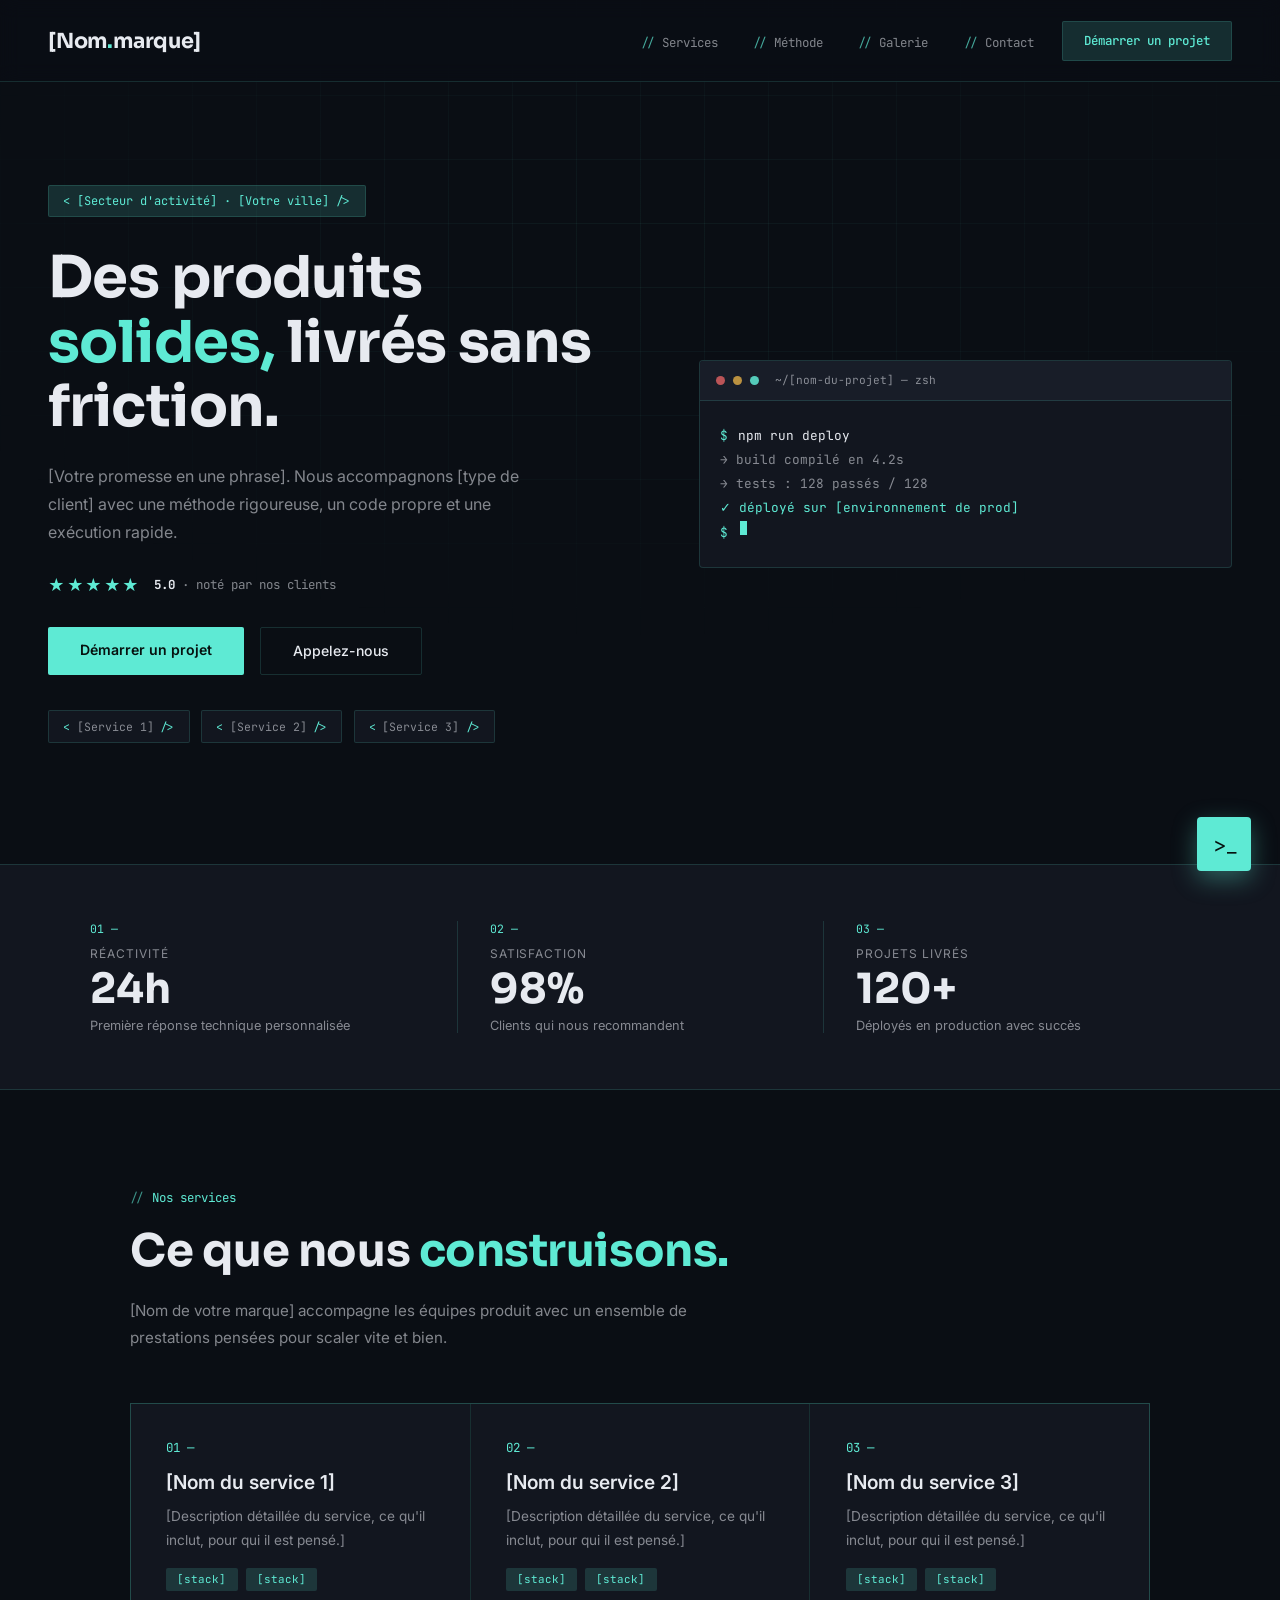
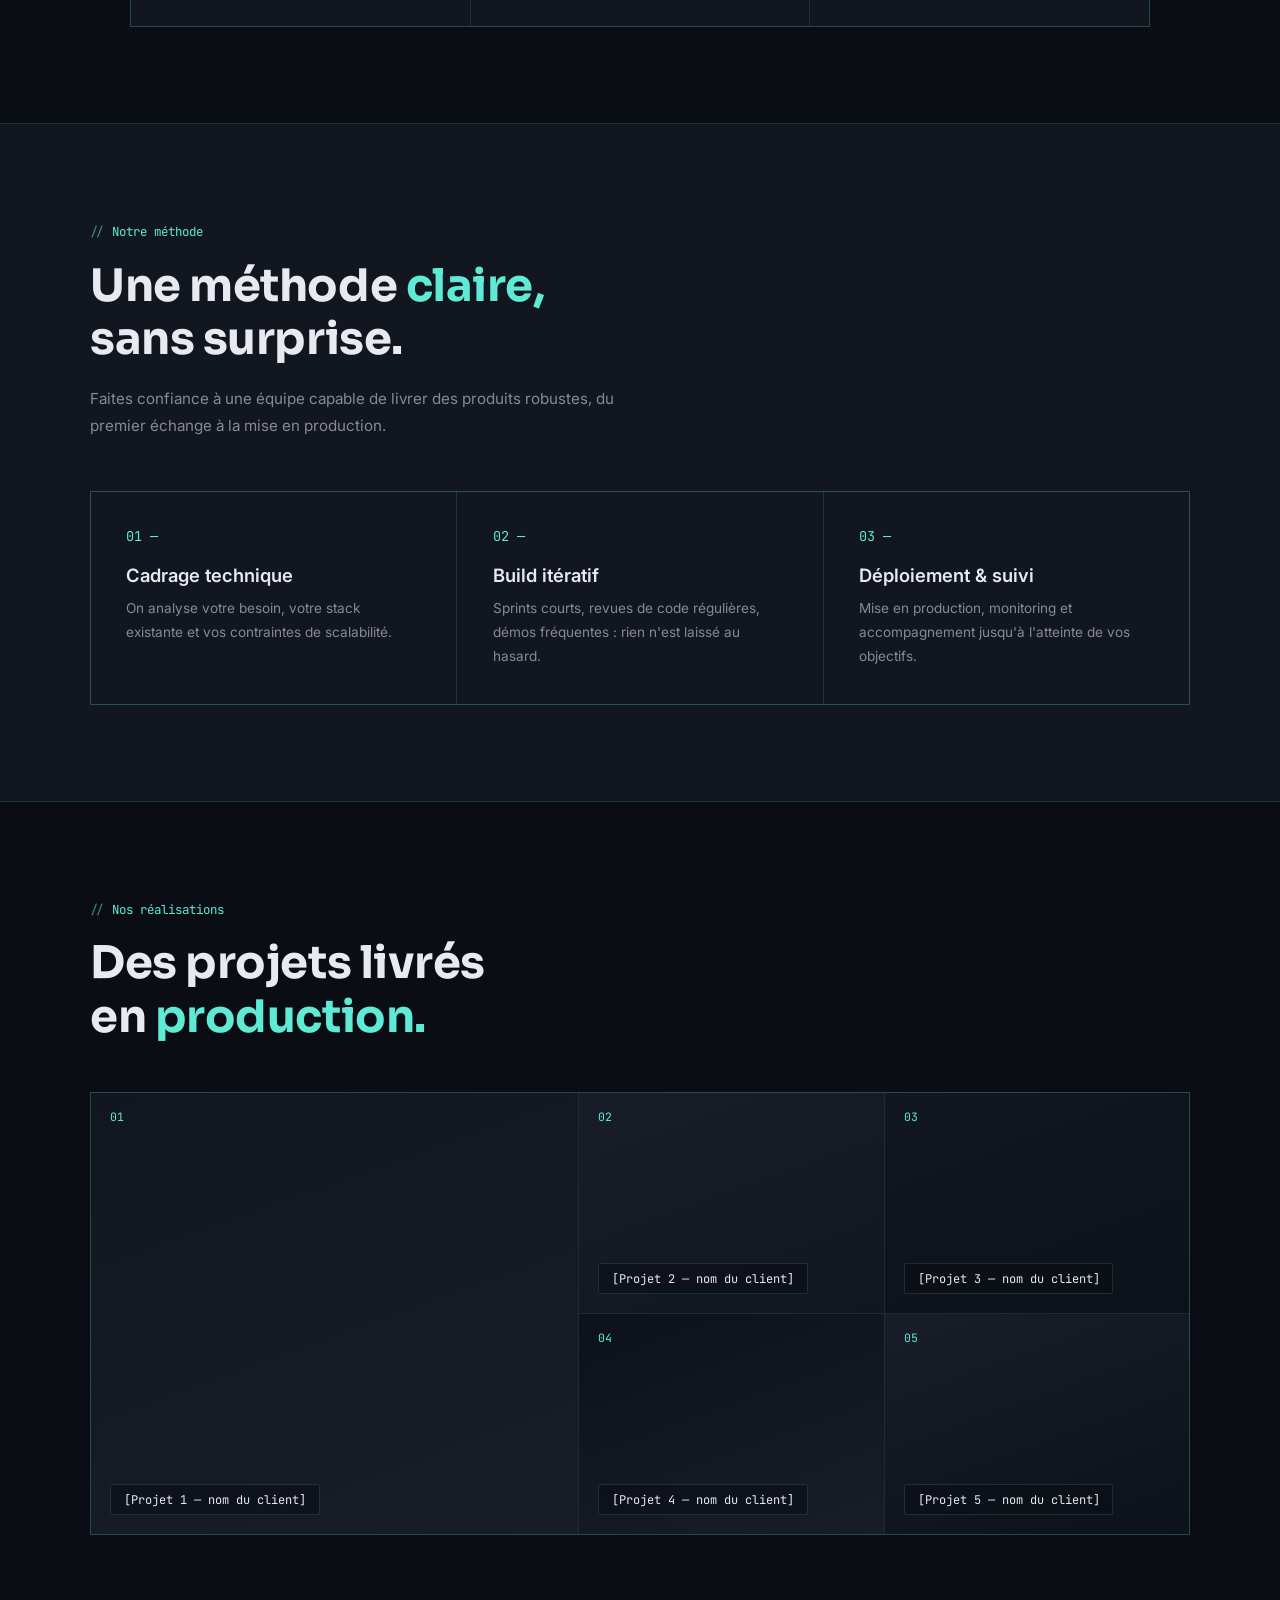
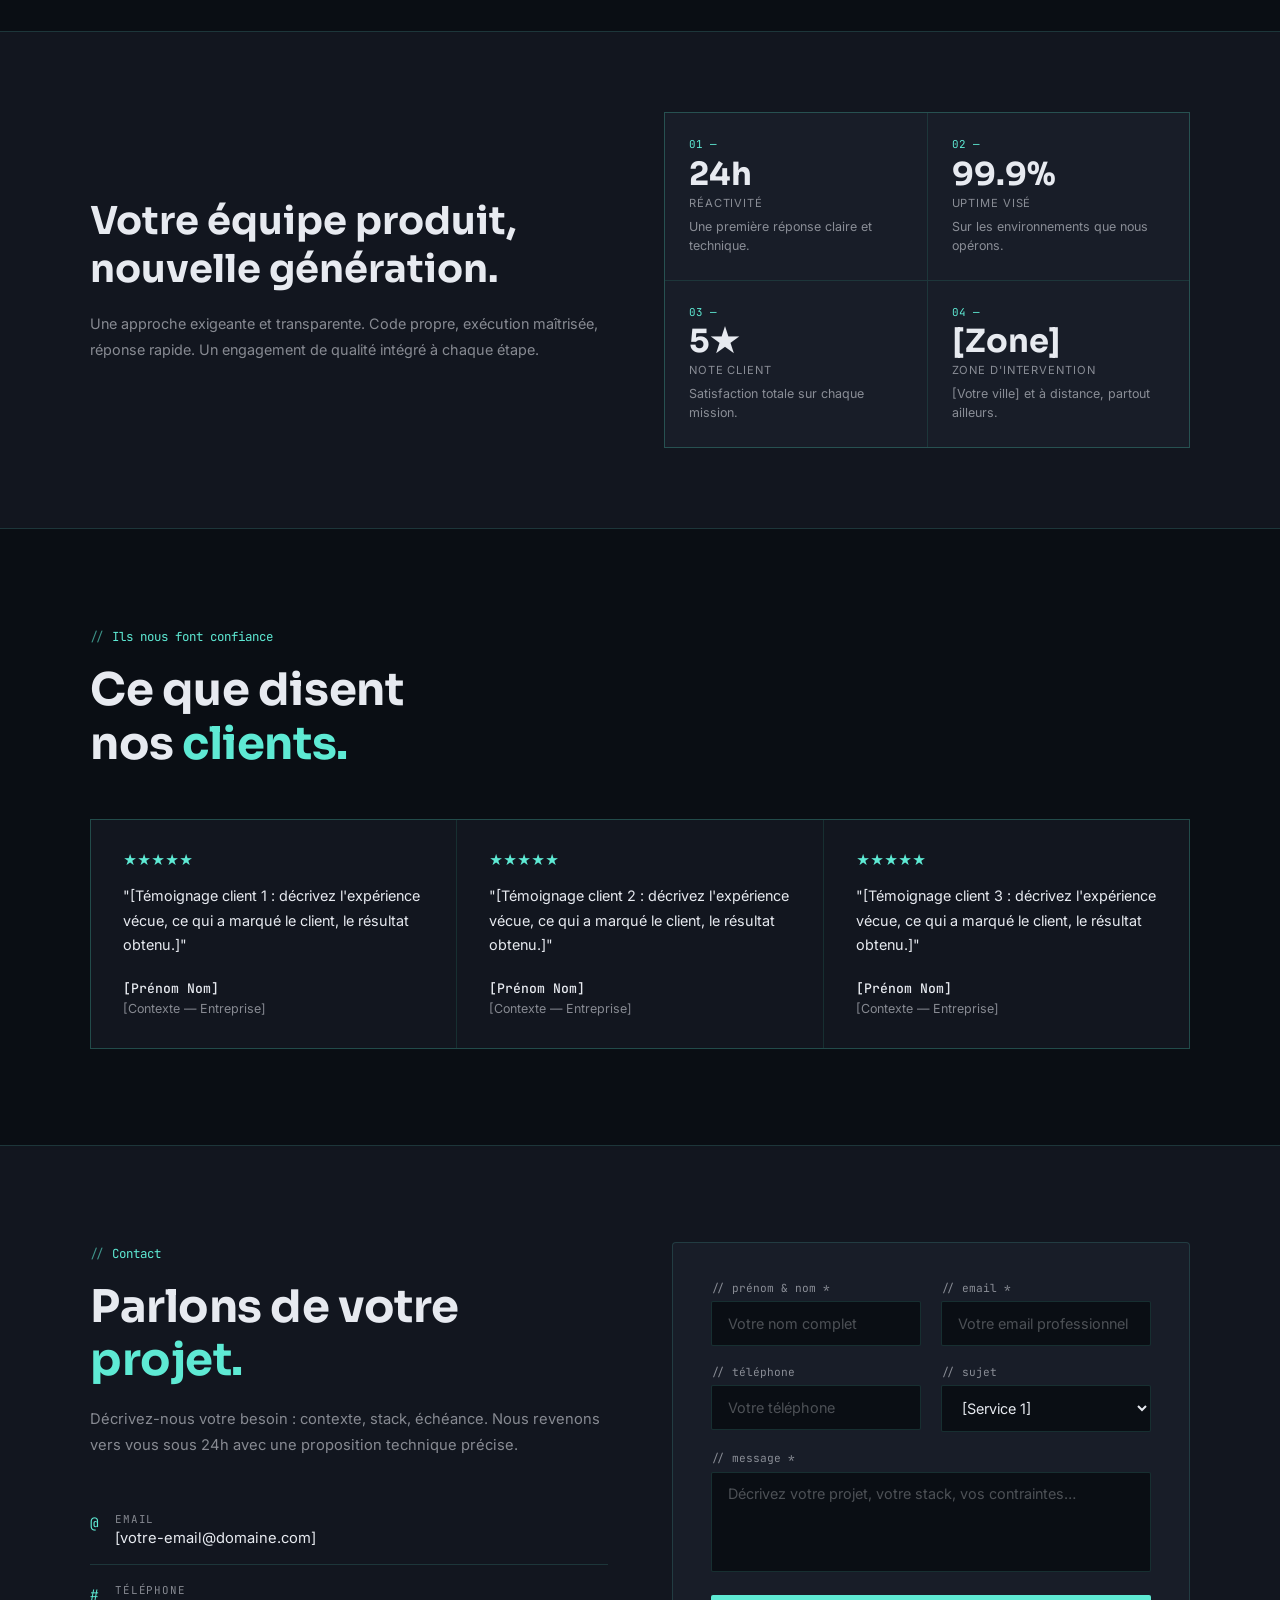
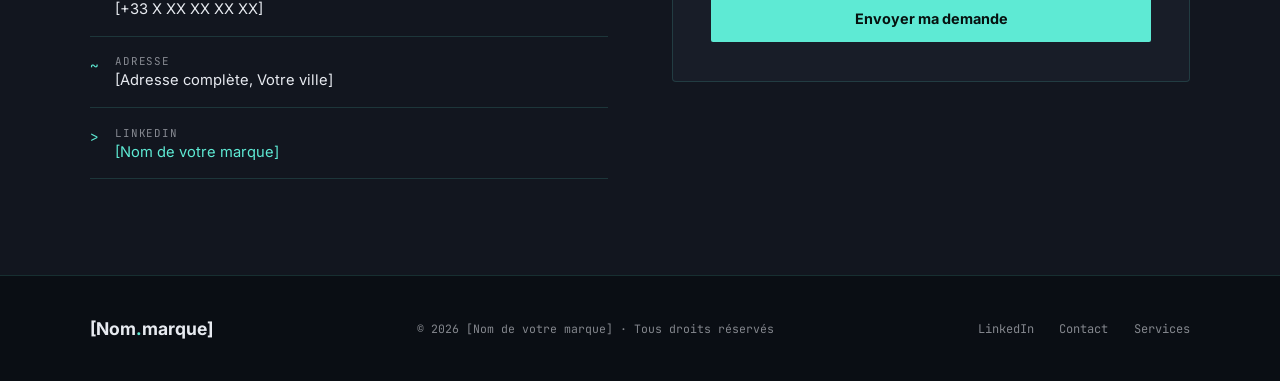
<file: templates/template-tech-sombre.html>
<!DOCTYPE html>
<html lang="fr">
<head>
<meta charset="UTF-8">
<meta name="viewport" content="width=device-width, initial-scale=1.0">
<title>[Nom de votre marque] — [Votre activité] à [Votre ville]</title>
<meta name="description" content="[Nom de votre marque], [courte description de votre activité] à [Votre ville].">
<!-- Polices : Sora pour les titres (géométrique, nette, très lisible en grand corps — signature "produit tech" sans tomber dans le générique des sans-serifs système),
     JetBrains Mono utilisé avec parcimonie pour les eyebrows/labels/nombres (code-like, renforce le côté SaaS/dev sans surcharger la lecture),
     Inter pour le corps de texte (neutre, excellente lisibilité longue durée). -->
<link href="https://fonts.googleapis.com/css2?family=Sora:wght@400;500;600;700;800&family=JetBrains+Mono:wght@400;500;700&family=Inter:wght@300;400;500;600&display=swap" rel="stylesheet">
<style>
*, *::before, *::after { box-sizing: border-box; margin: 0; padding: 0; }

:root {
  --bg: #0A0E14;
  --surface: #12161F;
  --surface2: #181D28;
  --ink: #E7EAF0;
  --muted: rgba(231,234,240,0.55);
  --accent: #5EEAD4;
  --accent-dim: rgba(94,234,212,0.15);
  --line: rgba(94,234,212,0.15);
}

html { scroll-behavior: smooth; }

body {
  font-family: 'Inter', sans-serif;
  background: var(--bg);
  color: var(--ink);
  font-weight: 400;
  overflow-x: hidden;
}

h1, h2, h3, .nav-logo, .num-value, .estat-num { font-family: 'Sora', sans-serif; }
.mono { font-family: 'JetBrains Mono', monospace; }

/* ── NAV ── */
nav {
  position: fixed;
  top: 0; left: 0; right: 0;
  z-index: 200;
  display: flex;
  align-items: center;
  justify-content: space-between;
  padding: 1.3rem 3rem;
  background: rgba(10,14,20,0.85);
  backdrop-filter: blur(10px);
  border-bottom: 1px solid var(--line);
}

.nav-logo {
  font-size: 1.3rem;
  font-weight: 700;
  letter-spacing: -0.01em;
  color: var(--ink);
  text-decoration: none;
}
.nav-logo span { color: var(--accent); }

.nav-right { display: flex; align-items: center; gap: 1.8rem; }
.nav-links { display: flex; gap: 2.2rem; list-style: none; }

.nav-links a {
  font-family: 'JetBrains Mono', monospace;
  font-size: 0.78rem;
  color: var(--muted);
  text-decoration: none;
  transition: color 0.3s;
}
.nav-links a::before { content: "// "; color: var(--accent); opacity: 0.7; }
.nav-links a:hover { color: var(--ink); }

.burger {
  display: none;
  width: 42px; height: 42px;
  border-radius: 2px;
  background: var(--surface2);
  border: 1px solid var(--line);
  cursor: pointer;
  flex-direction: column;
  align-items: center;
  justify-content: center;
  gap: 5px;
  flex-shrink: 0;
  transition: border-color 0.3s;
}
.burger:hover { border-color: var(--accent); }
.burger span { display: block; width: 18px; height: 1.5px; background: var(--accent); transition: all 0.3s; }
.burger.open span:nth-child(1) { transform: translateY(6.5px) rotate(45deg); }
.burger.open span:nth-child(2) { opacity: 0; }
.burger.open span:nth-child(3) { transform: translateY(-6.5px) rotate(-45deg); }

.mobile-menu {
  display: none;
  position: fixed;
  inset: 0;
  z-index: 190;
  background: var(--bg);
  flex-direction: column;
  align-items: center;
  justify-content: center;
  gap: 2.2rem;
  padding-top: 5rem;
}
.mobile-menu.open { display: flex; }
.mobile-menu a { font-family: 'Sora', sans-serif; font-size: 2rem; font-weight: 600; color: var(--ink); text-decoration: none; transition: color 0.3s; }
.mobile-menu a:hover { color: var(--accent); }
.mobile-menu hr { width: 2rem; border: none; border-top: 1px solid var(--line); }
.mobile-menu .mobile-social { font-family: 'JetBrains Mono', monospace; font-size: 0.75rem; letter-spacing: 0.1em; color: var(--accent); }

.nav-btn {
  font-family: 'JetBrains Mono', monospace;
  font-size: 0.78rem;
  font-weight: 500;
  background: var(--accent-dim);
  color: var(--accent);
  padding: 0.65rem 1.3rem;
  border-radius: 2px;
  border: 1px solid var(--line);
  cursor: pointer;
  text-decoration: none;
  display: inline-block;
  transition: background 0.3s, border-color 0.3s;
}
.nav-btn:hover { background: rgba(94,234,212,0.25); border-color: var(--accent); }

/* ── HERO ── */
.hero {
  min-height: 96vh;
  position: relative;
  display: flex;
  align-items: center;
  padding: 8rem 3rem 4rem;
  overflow: hidden;
}
.hero-grid-bg {
  position: absolute;
  inset: 0;
  background-image:
    repeating-linear-gradient(0deg, rgba(94,234,212,0.05) 0px, rgba(94,234,212,0.05) 1px, transparent 1px, transparent 64px),
    repeating-linear-gradient(90deg, rgba(94,234,212,0.05) 0px, rgba(94,234,212,0.05) 1px, transparent 1px, transparent 64px);
  -webkit-mask-image: radial-gradient(ellipse 80% 60% at 50% 30%, black 10%, transparent 75%);
  mask-image: radial-gradient(ellipse 80% 60% at 50% 30%, black 10%, transparent 75%);
  z-index: 0;
}
.hero-inner {
  position: relative;
  z-index: 2;
  max-width: 1200px;
  margin: 0 auto;
  display: grid;
  grid-template-columns: 1.1fr 1fr;
  gap: 4rem;
  align-items: center;
  width: 100%;
}

.hero-eyebrow {
  display: inline-flex;
  align-items: center;
  gap: 0.5rem;
  font-family: 'JetBrains Mono', monospace;
  font-size: 0.75rem;
  color: var(--accent);
  background: var(--accent-dim);
  border: 1px solid var(--line);
  padding: 0.45rem 0.9rem;
  border-radius: 2px;
  margin-bottom: 1.8rem;
}

.hero-title {
  font-size: clamp(2.3rem, 5.2vw, 3.6rem);
  font-weight: 700;
  line-height: 1.12;
  letter-spacing: -0.01em;
  color: var(--ink);
  margin-bottom: 1.4rem;
}
.hero-title .accent { color: var(--accent); }

.hero-sub { font-size: 1rem; line-height: 1.75; color: var(--muted); max-width: 480px; margin-bottom: 1.8rem; }

.hero-stars { display: flex; align-items: center; gap: 0.8rem; margin-bottom: 2rem; }
.stars { color: var(--accent); font-size: 1rem; letter-spacing: 0.1em; }
.stars-text { font-family: 'JetBrains Mono', monospace; font-size: 0.78rem; color: var(--muted); }
.stars-text strong { color: var(--ink); font-weight: 700; }

.hero-actions { display: flex; gap: 1rem; flex-wrap: wrap; margin-bottom: 2.2rem; }

.btn-primary {
  background: var(--accent);
  color: #06110F;
  border: none;
  padding: 0.9rem 2rem;
  border-radius: 2px;
  font-family: 'Inter', sans-serif;
  font-size: 0.88rem;
  font-weight: 600;
  cursor: pointer;
  text-decoration: none;
  display: inline-block;
  transition: transform 0.2s, box-shadow 0.2s;
}
.btn-primary:hover { transform: translateY(-2px); box-shadow: 0 8px 24px rgba(94,234,212,0.25); }

.btn-outline {
  background: transparent;
  color: var(--ink);
  border: 1px solid var(--line);
  padding: 0.9rem 2rem;
  border-radius: 2px;
  font-family: 'Inter', sans-serif;
  font-size: 0.88rem;
  font-weight: 500;
  cursor: pointer;
  text-decoration: none;
  display: inline-block;
  transition: border-color 0.3s, color 0.3s;
}
.btn-outline:hover { border-color: var(--accent); color: var(--accent); }

.hero-chips { display: flex; gap: 0.7rem; flex-wrap: wrap; }
.badge {
  font-family: 'JetBrains Mono', monospace;
  background: var(--surface);
  border: 1px solid var(--line);
  border-radius: 2px;
  padding: 0.5rem 0.9rem;
  font-size: 0.72rem;
  color: var(--muted);
  display: flex;
  align-items: center;
  gap: 0.4rem;
}
.badge::before { content: "<"; color: var(--accent); }
.badge::after { content: "/>"; color: var(--accent); }

/* Terminal mock (CSS only) */
.terminal {
  background: var(--surface);
  border: 1px solid var(--line);
  border-radius: 4px;
  overflow: hidden;
  position: relative;
}
.term-top {
  display: flex;
  align-items: center;
  gap: 0.5rem;
  padding: 0.8rem 1rem;
  background: var(--surface2);
  border-bottom: 1px solid var(--line);
}
.term-dot { width: 9px; height: 9px; border-radius: 50%; background: rgba(231,234,240,0.2); }
.term-dot:nth-child(1) { background: #FF6B6B; opacity: 0.7; }
.term-dot:nth-child(2) { background: #FFC24B; opacity: 0.7; }
.term-dot:nth-child(3) { background: var(--accent); opacity: 0.85; }
.term-title { font-family: 'JetBrains Mono', monospace; font-size: 0.7rem; color: var(--muted); margin-left: 0.5rem; }
.term-body { padding: 1.4rem 1.3rem; font-family: 'JetBrains Mono', monospace; font-size: 0.8rem; line-height: 1.9; }
.term-line { display: flex; gap: 0.6rem; white-space: nowrap; overflow: hidden; }
.term-prompt { color: var(--accent); flex-shrink: 0; }
.term-out { color: var(--muted); }
.term-ok { color: var(--accent); }
.term-cursor { display: inline-block; width: 7px; height: 14px; background: var(--accent); margin-left: 2px; animation: blink 1s step-end infinite; vertical-align: middle; }
@keyframes blink { 50% { opacity: 0; } }

/* ── STATS ── */
.numbers-band { background: var(--surface); border-top: 1px solid var(--line); border-bottom: 1px solid var(--line); padding: 3.5rem 2.5rem; position: relative; z-index: 1; }
.numbers-inner { max-width: 1100px; margin: 0 auto; display: grid; grid-template-columns: repeat(3, 1fr); text-align: left; }
.num-item { padding: 0 2rem; border-left: 1px solid var(--line); }
.num-item:first-child { border-left: none; padding-left: 0; }
.num-tag { font-family: 'JetBrains Mono', monospace; font-size: 0.72rem; color: var(--accent); margin-bottom: 0.6rem; }
.num-label { font-size: 0.75rem; text-transform: uppercase; letter-spacing: 0.08em; color: var(--muted); margin-bottom: 0.5rem; }
.num-value { font-size: 2.6rem; font-weight: 700; color: var(--ink); line-height: 1; }
.num-desc { font-size: 0.8rem; color: var(--muted); margin-top: 0.5rem; }

/* ── SECTIONS ── */
.section { padding: 6rem 2.5rem; max-width: 1100px; margin: 0 auto; }
.section-full { padding: 6rem 2.5rem; }

.label {
  display: inline-flex;
  align-items: center;
  gap: 0.5rem;
  font-family: 'JetBrains Mono', monospace;
  font-size: 0.78rem;
  color: var(--accent);
  margin-bottom: 1.2rem;
}
.label::before { content: "//"; opacity: 0.6; }

.section-title { font-size: clamp(1.9rem, 4vw, 2.8rem); font-weight: 700; letter-spacing: -0.01em; line-height: 1.2; color: var(--ink); margin-bottom: 1.1rem; }
.section-title .accent { color: var(--accent); }

.section-desc { font-size: 0.95rem; line-height: 1.8; color: var(--muted); max-width: 560px; margin-bottom: 3.2rem; }

/* ── SERVICES ── */
.services-list { display: grid; grid-template-columns: repeat(3, 1fr); gap: 1px; background: var(--line); border: 1px solid var(--line); }
.service-item { background: var(--surface); padding: 2.2rem; transition: background 0.3s; }
.service-item:hover { background: var(--surface2); }
.service-num { font-family: 'JetBrains Mono', monospace; font-size: 0.78rem; color: var(--accent); margin-bottom: 0.9rem; }
.service-name { font-size: 1.2rem; font-weight: 600; color: var(--ink); margin-bottom: 0.7rem; }
.service-desc { font-size: 0.85rem; line-height: 1.7; color: var(--muted); margin-bottom: 1rem; }
.service-tags { display: flex; flex-wrap: wrap; gap: 0.5rem; }
.tag { font-family: 'JetBrains Mono', monospace; font-size: 0.68rem; color: var(--accent); background: var(--accent-dim); padding: 0.3rem 0.7rem; border-radius: 2px; }

/* ── MÉTHODE ── */
.methode-bg { background: var(--surface); border-top: 1px solid var(--line); border-bottom: 1px solid var(--line); padding: 6rem 2.5rem; }
.methode-inner { max-width: 1100px; margin: 0 auto; }
.methode-grid { display: grid; grid-template-columns: repeat(3, 1fr); gap: 1px; background: var(--line); border: 1px solid var(--line); margin-top: 3rem; }
.methode-card { background: var(--surface); padding: 2.2rem; }
.methode-icon { font-family: 'JetBrains Mono', monospace; font-size: 0.85rem; color: var(--accent); margin-bottom: 1.2rem; display: block; }
.methode-title { font-size: 1.15rem; font-weight: 600; color: var(--ink); margin-bottom: 0.7rem; }
.methode-desc { font-size: 0.85rem; line-height: 1.75; color: var(--muted); }

/* ── GALERIE ── */
.galerie-bg { background: var(--bg); padding: 6rem 2.5rem; }
.galerie-inner { max-width: 1100px; margin: 0 auto; }
.galerie-grid { display: grid; grid-template-columns: 1.6fr 1fr 1fr; grid-template-rows: 220px 220px; gap: 1px; margin-top: 3rem; background: var(--line); border: 1px solid var(--line); }
.galerie-item { position: relative; overflow: hidden; background: var(--surface); }
.galerie-item:first-child { grid-row: 1 / 3; }
.galerie-ph { width: 100%; height: 100%; display: flex; align-items: flex-end; padding: 1.2rem; position: relative; }
.galerie-ph::before { content: attr(data-idx); position: absolute; top: 1rem; left: 1.2rem; font-family: 'JetBrains Mono', monospace; font-size: 0.72rem; color: var(--accent); }
.g1 { background: linear-gradient(160deg, var(--surface), var(--surface2)); }
.g2 { background: linear-gradient(160deg, var(--surface2), var(--surface)); }
.g3 { background: linear-gradient(160deg, var(--surface), #0d1119); }
.g4 { background: linear-gradient(160deg, #0d1119, var(--surface2)); }
.g5 { background: linear-gradient(160deg, var(--surface2), #0d1119); }
.galerie-cap { font-family: 'JetBrains Mono', monospace; font-size: 0.75rem; color: var(--ink); background: rgba(10,14,20,0.6); border: 1px solid var(--line); padding: 0.4rem 0.8rem; border-radius: 2px; }

/* ── ENGAGEMENT ── */
.engage-band { background: var(--surface); border-top: 1px solid var(--line); border-bottom: 1px solid var(--line); padding: 5rem 2.5rem; }
.engage-inner { max-width: 1100px; margin: 0 auto; display: grid; grid-template-columns: 1fr 1fr; gap: 3rem; align-items: center; }
.engage-title { font-size: clamp(1.8rem, 3.6vw, 2.4rem); font-weight: 700; color: var(--ink); line-height: 1.25; }
.engage-desc { font-size: 0.9rem; line-height: 1.8; color: var(--muted); margin-top: 1.1rem; }
.engage-stats { display: grid; grid-template-columns: 1fr 1fr; gap: 1px; background: var(--line); border: 1px solid var(--line); }
.estat { background: var(--surface2); padding: 1.5rem; }
.estat-tag { font-family: 'JetBrains Mono', monospace; font-size: 0.68rem; color: var(--accent); margin-bottom: 0.4rem; }
.estat-num { font-size: 2rem; font-weight: 700; color: var(--ink); line-height: 1; }
.estat-label { font-size: 0.7rem; text-transform: uppercase; letter-spacing: 0.08em; color: var(--muted); margin-top: 0.4rem; }
.estat-desc { font-size: 0.78rem; color: var(--muted); margin-top: 0.5rem; line-height: 1.5; }

/* ── TÉMOIGNAGES ── */
.temoignages-bg { background: var(--bg); padding: 6rem 2.5rem; }
.temoignages-inner { max-width: 1100px; margin: 0 auto; }
.temo-grid { display: grid; grid-template-columns: repeat(3, 1fr); gap: 1px; background: var(--line); border: 1px solid var(--line); margin-top: 3rem; }
.temo-card { background: var(--surface); padding: 2rem; }
.temo-stars { color: var(--accent); font-size: 0.85rem; margin-bottom: 1rem; }
.temo-text { font-size: 0.9rem; line-height: 1.7; color: var(--ink); margin-bottom: 1.4rem; }
.temo-author { font-family: 'JetBrains Mono', monospace; font-size: 0.82rem; font-weight: 500; color: var(--ink); }
.temo-context { font-size: 0.78rem; color: var(--muted); margin-top: 0.2rem; }

/* ── CONTACT ── */
.contact-bg { background: var(--surface); border-top: 1px solid var(--line); padding: 6rem 2.5rem; }
.contact-inner { max-width: 1100px; margin: 0 auto; display: grid; grid-template-columns: 1fr 1fr; gap: 4rem; align-items: start; }
.contact-desc { font-size: 0.92rem; line-height: 1.8; color: var(--muted); margin-bottom: 2.2rem; }
.contact-line { display: flex; align-items: flex-start; gap: 1rem; padding: 1.1rem 0; border-bottom: 1px solid var(--line); }
.contact-line:first-of-type { border-top: 1px solid var(--line); }
.cl-icon { font-family: 'JetBrains Mono', monospace; color: var(--accent); font-size: 0.9rem; flex-shrink: 0; margin-top: 0.1rem; }
.cl-label { font-family: 'JetBrains Mono', monospace; font-size: 0.68rem; text-transform: uppercase; letter-spacing: 0.08em; color: var(--muted); margin-bottom: 0.2rem; }
.cl-value { font-size: 0.92rem; color: var(--ink); }
.cl-value a { color: var(--accent); text-decoration: none; }

.form-wrap { background: var(--surface2); border: 1px solid var(--line); border-radius: 4px; padding: 2.4rem; }
.form-row { display: grid; grid-template-columns: 1fr 1fr; gap: 1.2rem; }
.form-label { font-family: 'JetBrains Mono', monospace; font-size: 0.7rem; color: var(--muted); margin-bottom: 0.4rem; display: block; }
.form-input, .form-select, .form-textarea {
  width: 100%;
  background: var(--bg);
  border: 1px solid var(--line);
  border-radius: 2px;
  padding: 0.8rem 1rem;
  font-family: 'Inter', sans-serif;
  font-size: 0.9rem;
  color: var(--ink);
  outline: none;
  transition: border-color 0.3s;
  margin-bottom: 1.2rem;
}
.form-input::placeholder, .form-textarea::placeholder { color: rgba(231,234,240,0.3); }
.form-input:focus, .form-select:focus, .form-textarea:focus { border-color: var(--accent); }
.form-select option { background: var(--surface2); }
.form-textarea { resize: none; min-height: 100px; }
.form-submit {
  background: var(--accent);
  border: none;
  color: #06110F;
  font-family: 'Inter', sans-serif;
  font-size: 0.9rem;
  font-weight: 700;
  padding: 0.95rem 2rem;
  cursor: pointer;
  transition: transform 0.2s, box-shadow 0.2s;
  border-radius: 2px;
  width: 100%;
}
.form-submit:hover { transform: translateY(-2px); box-shadow: 0 8px 24px rgba(94,234,212,0.25); }
.form-success { display: none; text-align: center; padding: 2rem 0; }
.form-success.active { display: block; }
.form-success-icon { font-family: 'JetBrains Mono', monospace; font-size: 1.6rem; margin-bottom: 1rem; color: var(--accent); }
.form-success-title { font-size: 1.6rem; font-weight: 700; color: var(--ink); margin-bottom: 0.6rem; }
.form-success-text { font-size: 0.85rem; color: var(--muted); line-height: 1.7; }

/* ── FOOTER ── */
footer { background: var(--bg); padding: 2.6rem 2.5rem; border-top: 1px solid var(--line); }
.footer-inner { max-width: 1100px; margin: 0 auto; display: flex; align-items: center; justify-content: space-between; flex-wrap: wrap; gap: 1rem; }
.footer-logo { font-size: 1.1rem; font-weight: 700; color: var(--ink); }
.footer-logo span { color: var(--accent); }
.footer-copy { font-family: 'JetBrains Mono', monospace; font-size: 0.72rem; color: var(--muted); }
.footer-links { display: flex; gap: 1.6rem; }
.footer-links a { font-family: 'JetBrains Mono', monospace; font-size: 0.75rem; color: var(--muted); text-decoration: none; transition: color 0.3s; }
.footer-links a:hover { color: var(--accent); }

/* ── FAB ── */
.fab-btn {
  position: fixed;
  bottom: 1.8rem;
  right: 1.8rem;
  z-index: 300;
  width: 54px; height: 54px;
  border-radius: 4px;
  background: var(--accent);
  color: #06110F;
  display: flex;
  align-items: center;
  justify-content: center;
  text-decoration: none;
  box-shadow: 0 8px 24px rgba(94,234,212,0.35);
  transition: transform 0.3s;
  font-size: 1.3rem;
  border: 1px solid var(--line);
}
.fab-btn:hover { transform: scale(1.08); }

/* ── RESPONSIVE ── */
@media (max-width: 768px) {
  nav { padding: 1.2rem 1.5rem; }
  .nav-links { display: none; }
  .nav-btn { display: none; }
  .burger { display: flex; }
  .hero { padding: 6.5rem 1.5rem 3rem; }
  .hero-inner { grid-template-columns: 1fr; gap: 2.5rem; }
  .term-line { white-space: normal; }
  .numbers-inner { grid-template-columns: 1fr; gap: 1.6rem; }
  .num-item { border-left: none; padding: 0; border-top: 1px solid var(--line); padding-top: 1.4rem; }
  .num-item:first-child { border-top: none; padding-top: 0; }
  .section { padding: 3.5rem 1.5rem; }
  .section-full { padding: 3.5rem 1.5rem; }
  .methode-bg, .galerie-bg, .engage-band, .temoignages-bg, .contact-bg { padding: 3.5rem 1.5rem; }
  .services-list { grid-template-columns: 1fr; }
  .methode-grid { grid-template-columns: 1fr; }
  .galerie-grid { grid-template-columns: 1fr 1fr; grid-template-rows: auto; }
  .galerie-item:first-child { grid-row: auto; grid-column: 1 / 3; height: 200px; }
  .galerie-item { height: 150px; }
  .engage-inner { grid-template-columns: 1fr; gap: 2rem; }
  .engage-stats { grid-template-columns: 1fr 1fr; }
  .temo-grid { grid-template-columns: 1fr; }
  .contact-inner { grid-template-columns: 1fr; gap: 3rem; }
  .form-row { grid-template-columns: 1fr; }
  .footer-inner { flex-direction: column; text-align: center; }
  .numbers-band { padding: 2.5rem 1.5rem; }
}
</style>
</head>
<body>

<!--
  TEMPLATE : "Néo-Tech Sombre" — ambiance dark-mode SaaS/produit tech (startup, éditeur logiciel, studio produit, agence dev).
  RECOLORATION : modifiez les variables CSS dans :root (--bg, --surface, --surface2, --ink, --muted, --accent, --accent-dim, --line).
  --accent est la seule couleur d'accent (cyan/teal) : gardez-la unique, pas de dégradés multicolores.
  À REMPLACER : tous les textes entre crochets, ex. [Nom de votre marque], [Votre ville], [votre-email@domaine.com], [+33 X XX XX XX XX],
  [@votre-compte], ainsi que les liens tel:, mailto: et wa.me, et l'adresse email cible dans le script du formulaire de contact.
  IDs d'ancrage conservés à l'identique sur tous les templates : #methode, #galerie, #contact, #services.
-->

<!-- NAV -->
<nav>
  <a href="#" class="nav-logo">[Nom<span>.</span>marque]</a>
  <div class="nav-right">
    <ul class="nav-links">
      <li><a href="#services">Services</a></li>
      <li><a href="#methode">Méthode</a></li>
      <li><a href="#galerie">Galerie</a></li>
      <li><a href="#contact">Contact</a></li>
    </ul>
    <a href="#contact" class="nav-btn">Démarrer un projet</a>
    <button class="burger" id="burgerBtn" onclick="toggleMenu()" aria-label="Menu">
      <span></span><span></span><span></span>
    </button>
  </div>
</nav>

<!-- MOBILE MENU -->
<div class="mobile-menu" id="mobileMenu">
  <a href="#services">Services</a>
  <hr>
  <a href="#methode">Notre méthode</a>
  <hr>
  <a href="#galerie">Galerie</a>
  <hr>
  <a href="#contact">Contact</a>
  <a href="https://linkedin.com/company/[votre-compte]" target="_blank" class="mobile-social">LinkedIn</a>
</div>

<script>
function toggleMenu() {
  document.getElementById('burgerBtn').classList.toggle('open');
  document.getElementById('mobileMenu').classList.toggle('open');
  document.body.style.overflow = document.getElementById('mobileMenu').classList.contains('open') ? 'hidden' : '';
}
function closeMenu() {
  document.getElementById('burgerBtn').classList.remove('open');
  document.getElementById('mobileMenu').classList.remove('open');
  document.body.style.overflow = '';
}
document.querySelectorAll('.mobile-menu a[href^="#"]').forEach(link => {
  link.addEventListener('click', function(e) {
    e.preventDefault();
    const target = document.querySelector(this.getAttribute('href'));
    closeMenu();
    setTimeout(() => {
      if (target) target.scrollIntoView({ behavior: 'smooth', block: 'start' });
    }, 300);
  });
});
</script>

<!-- HERO -->
<div class="hero">
  <div class="hero-grid-bg"></div>
  <div class="hero-inner">
    <div>
      <span class="hero-eyebrow">&lt; [Secteur d'activité] · [Votre ville] /&gt;</span>
      <h1 class="hero-title">Des produits <span class="accent">solides,</span> livrés sans friction.</h1>
      <p class="hero-sub">[Votre promesse en une phrase]. Nous accompagnons [type de client] avec une méthode rigoureuse, un code propre et une exécution rapide.</p>
      <div class="hero-stars">
        <div class="stars">★★★★★</div>
        <div class="stars-text"><strong>5.0</strong> · noté par nos clients</div>
      </div>
      <div class="hero-actions">
        <a href="#contact" class="btn-primary">Démarrer un projet</a>
        <a href="tel:+33600000000" class="btn-outline">Appelez-nous</a>
      </div>
      <div class="hero-chips">
        <div class="badge">[Service 1]</div>
        <div class="badge">[Service 2]</div>
        <div class="badge">[Service 3]</div>
      </div>
    </div>
    <div class="terminal">
      <div class="term-top">
        <span class="term-dot"></span><span class="term-dot"></span><span class="term-dot"></span>
        <span class="term-title">~/[nom-du-projet] — zsh</span>
      </div>
      <div class="term-body">
        <div class="term-line"><span class="term-prompt">$</span><span>npm run deploy</span></div>
        <div class="term-line"><span class="term-out">→ build compilé en 4.2s</span></div>
        <div class="term-line"><span class="term-out">→ tests : 128 passés / 128</span></div>
        <div class="term-line"><span class="term-ok">✓ déployé sur [environnement de prod]</span></div>
        <div class="term-line"><span class="term-prompt">$</span><span class="term-cursor"></span></div>
      </div>
    </div>
  </div>
</div>

<!-- CHIFFRES -->
<div class="numbers-band">
  <div class="numbers-inner">
    <div class="num-item">
      <div class="num-tag">01 —</div>
      <div class="num-label">Réactivité</div>
      <div class="num-value">24h</div>
      <div class="num-desc">Première réponse technique personnalisée</div>
    </div>
    <div class="num-item">
      <div class="num-tag">02 —</div>
      <div class="num-label">Satisfaction</div>
      <div class="num-value">98%</div>
      <div class="num-desc">Clients qui nous recommandent</div>
    </div>
    <div class="num-item">
      <div class="num-tag">03 —</div>
      <div class="num-label">Projets livrés</div>
      <div class="num-value">120+</div>
      <div class="num-desc">Déployés en production avec succès</div>
    </div>
  </div>
</div>

<!-- SERVICES -->
<div class="section" id="services">
  <div class="label">Nos services</div>
  <h2 class="section-title">Ce que nous <span class="accent">construisons.</span></h2>
  <p class="section-desc">[Nom de votre marque] accompagne les équipes produit avec un ensemble de prestations pensées pour scaler vite et bien.</p>
  <div class="services-list">
    <div class="service-item">
      <div class="service-num">01 —</div>
      <div class="service-name">[Nom du service 1]</div>
      <p class="service-desc">[Description détaillée du service, ce qu'il inclut, pour qui il est pensé.]</p>
      <div class="service-tags"><span class="tag">[stack]</span><span class="tag">[stack]</span></div>
    </div>
    <div class="service-item">
      <div class="service-num">02 —</div>
      <div class="service-name">[Nom du service 2]</div>
      <p class="service-desc">[Description détaillée du service, ce qu'il inclut, pour qui il est pensé.]</p>
      <div class="service-tags"><span class="tag">[stack]</span><span class="tag">[stack]</span></div>
    </div>
    <div class="service-item">
      <div class="service-num">03 —</div>
      <div class="service-name">[Nom du service 3]</div>
      <p class="service-desc">[Description détaillée du service, ce qu'il inclut, pour qui il est pensé.]</p>
      <div class="service-tags"><span class="tag">[stack]</span><span class="tag">[stack]</span></div>
    </div>
  </div>
</div>

<!-- MÉTHODE -->
<div class="methode-bg" id="methode">
  <div class="methode-inner">
    <div class="label">Notre méthode</div>
    <h2 class="section-title">Une méthode <span class="accent">claire,</span><br>sans surprise.</h2>
    <p class="section-desc">Faites confiance à une équipe capable de livrer des produits robustes, du premier échange à la mise en production.</p>
    <div class="methode-grid">
      <div class="methode-card">
        <span class="methode-icon">01 —</span>
        <div class="methode-title">Cadrage technique</div>
        <p class="methode-desc">On analyse votre besoin, votre stack existante et vos contraintes de scalabilité.</p>
      </div>
      <div class="methode-card">
        <span class="methode-icon">02 —</span>
        <div class="methode-title">Build itératif</div>
        <p class="methode-desc">Sprints courts, revues de code régulières, démos fréquentes : rien n'est laissé au hasard.</p>
      </div>
      <div class="methode-card">
        <span class="methode-icon">03 —</span>
        <div class="methode-title">Déploiement & suivi</div>
        <p class="methode-desc">Mise en production, monitoring et accompagnement jusqu'à l'atteinte de vos objectifs.</p>
      </div>
    </div>
  </div>
</div>

<!-- GALERIE -->
<div class="galerie-bg" id="galerie">
  <div class="galerie-inner">
    <div class="label">Nos réalisations</div>
    <h2 class="section-title">Des projets livrés<br>en <span class="accent">production.</span></h2>
    <div class="galerie-grid">
      <div class="galerie-item"><div class="galerie-ph g1" data-idx="01"><span class="galerie-cap">[Projet 1 — nom du client]</span></div></div>
      <div class="galerie-item"><div class="galerie-ph g2" data-idx="02"><span class="galerie-cap">[Projet 2 — nom du client]</span></div></div>
      <div class="galerie-item"><div class="galerie-ph g3" data-idx="03"><span class="galerie-cap">[Projet 3 — nom du client]</span></div></div>
      <div class="galerie-item"><div class="galerie-ph g4" data-idx="04"><span class="galerie-cap">[Projet 4 — nom du client]</span></div></div>
      <div class="galerie-item"><div class="galerie-ph g5" data-idx="05"><span class="galerie-cap">[Projet 5 — nom du client]</span></div></div>
    </div>
  </div>
</div>

<!-- ENGAGEMENT -->
<div class="engage-band">
  <div class="engage-inner">
    <div>
      <h2 class="engage-title">Votre équipe produit,<br>nouvelle génération.</h2>
      <p class="engage-desc">Une approche exigeante et transparente. Code propre, exécution maîtrisée, réponse rapide. Un engagement de qualité intégré à chaque étape.</p>
    </div>
    <div class="engage-stats">
      <div class="estat">
        <div class="estat-tag">01 —</div>
        <div class="estat-num">24h</div>
        <div class="estat-label">Réactivité</div>
        <div class="estat-desc">Une première réponse claire et technique.</div>
      </div>
      <div class="estat">
        <div class="estat-tag">02 —</div>
        <div class="estat-num">99.9%</div>
        <div class="estat-label">Uptime visé</div>
        <div class="estat-desc">Sur les environnements que nous opérons.</div>
      </div>
      <div class="estat">
        <div class="estat-tag">03 —</div>
        <div class="estat-num">5★</div>
        <div class="estat-label">Note client</div>
        <div class="estat-desc">Satisfaction totale sur chaque mission.</div>
      </div>
      <div class="estat">
        <div class="estat-tag">04 —</div>
        <div class="estat-num">[Zone]</div>
        <div class="estat-label">Zone d'intervention</div>
        <div class="estat-desc">[Votre ville] et à distance, partout ailleurs.</div>
      </div>
    </div>
  </div>
</div>

<!-- TÉMOIGNAGES -->
<div class="temoignages-bg">
  <div class="temoignages-inner">
    <div class="label">Ils nous font confiance</div>
    <h2 class="section-title">Ce que disent<br>nos <span class="accent">clients.</span></h2>
    <div class="temo-grid">
      <div class="temo-card">
        <div class="temo-stars">★★★★★</div>
        <p class="temo-text">"[Témoignage client 1 : décrivez l'expérience vécue, ce qui a marqué le client, le résultat obtenu.]"</p>
        <div class="temo-author">[Prénom Nom]</div>
        <div class="temo-context">[Contexte — Entreprise]</div>
      </div>
      <div class="temo-card">
        <div class="temo-stars">★★★★★</div>
        <p class="temo-text">"[Témoignage client 2 : décrivez l'expérience vécue, ce qui a marqué le client, le résultat obtenu.]"</p>
        <div class="temo-author">[Prénom Nom]</div>
        <div class="temo-context">[Contexte — Entreprise]</div>
      </div>
      <div class="temo-card">
        <div class="temo-stars">★★★★★</div>
        <p class="temo-text">"[Témoignage client 3 : décrivez l'expérience vécue, ce qui a marqué le client, le résultat obtenu.]"</p>
        <div class="temo-author">[Prénom Nom]</div>
        <div class="temo-context">[Contexte — Entreprise]</div>
      </div>
    </div>
  </div>
</div>

<!-- CONTACT -->
<div class="contact-bg" id="contact">
  <div class="contact-inner">
    <div class="contact-info">
      <div class="label">Contact</div>
      <h2 class="section-title">Parlons de votre<br><span class="accent">projet.</span></h2>
      <p class="contact-desc">Décrivez-nous votre besoin : contexte, stack, échéance. Nous revenons vers vous sous 24h avec une proposition technique précise.</p>
      <div class="contact-line">
        <div class="cl-icon">@</div>
        <div><div class="cl-label">Email</div><div class="cl-value">[votre-email@domaine.com]</div></div>
      </div>
      <div class="contact-line">
        <div class="cl-icon">#</div>
        <div><div class="cl-label">Téléphone</div><div class="cl-value">[+33 X XX XX XX XX]</div></div>
      </div>
      <div class="contact-line">
        <div class="cl-icon">~</div>
        <div><div class="cl-label">Adresse</div><div class="cl-value">[Adresse complète, Votre ville]</div></div>
      </div>
      <div class="contact-line">
        <div class="cl-icon">&gt;</div>
        <div><div class="cl-label">LinkedIn</div><div class="cl-value"><a href="https://linkedin.com/company/[votre-compte]" target="_blank">[Nom de votre marque]</a></div></div>
      </div>
    </div>

    <div class="form-wrap">
      <form id="contactForm" onsubmit="return false;">
        <div class="form-row">
          <div>
            <label class="form-label">// prénom & nom *</label>
            <input type="text" class="form-input" id="cfName" placeholder="Votre nom complet">
          </div>
          <div>
            <label class="form-label">// email *</label>
            <input type="email" class="form-input" id="cfEmail" placeholder="Votre email professionnel">
          </div>
        </div>
        <div class="form-row">
          <div>
            <label class="form-label">// téléphone</label>
            <input type="tel" class="form-input" id="cfPhone" placeholder="Votre téléphone">
          </div>
          <div>
            <label class="form-label">// sujet</label>
            <select class="form-select" id="cfSubject">
              <option>[Service 1]</option>
              <option>[Service 2]</option>
              <option>[Service 3]</option>
              <option>Autre demande</option>
            </select>
          </div>
        </div>
        <label class="form-label">// message *</label>
        <textarea class="form-textarea" id="cfMessage" placeholder="Décrivez votre projet, votre stack, vos contraintes…"></textarea>
        <button class="form-submit" type="button" onclick="submitForm()">Envoyer ma demande</button>
      </form>
      <div class="form-success" id="formSuccess">
        <div class="form-success-icon">✓</div>
        <div class="form-success-title">Merci !</div>
        <p class="form-success-text">Votre demande a bien été envoyée.<br>[Nom de votre marque] vous recontacte sous <strong style="color:var(--accent)">24h</strong>.</p>
      </div>
    </div>
  </div>
</div>

<script>
function submitForm() {
  const name = document.getElementById('cfName').value.trim();
  const email = document.getElementById('cfEmail').value.trim();
  const message = document.getElementById('cfMessage').value.trim();
  if (!name || !email || !message) { alert('Merci de renseigner votre nom, votre email et votre message.'); return; }

  const phone = document.getElementById('cfPhone').value.trim();
  const subject = document.getElementById('cfSubject').value;

  const body = `Nom : ${name}\nEmail : ${email}\nTéléphone : ${phone}\nSujet : ${subject}\n\nMessage :\n${message}`;

  window.location.href = `mailto:[votre-email@domaine.com]?subject=${encodeURIComponent('Demande de contact - ' + subject)}&body=${encodeURIComponent(body)}`;

  document.getElementById('contactForm').style.display = 'none';
  document.getElementById('formSuccess').classList.add('active');
}
</script>

<!-- FOOTER -->
<footer>
  <div class="footer-inner">
    <div class="footer-logo">[Nom<span>.</span>marque]</div>
    <div class="footer-copy">© 2026 [Nom de votre marque] · Tous droits réservés</div>
    <div class="footer-links">
      <a href="https://linkedin.com/company/[votre-compte]" target="_blank">LinkedIn</a>
      <a href="#contact">Contact</a>
      <a href="#services">Services</a>
    </div>
  </div>
</footer>

<!-- FAB -->
<a href="mailto:[votre-email@domaine.com]" class="fab-btn" title="Contact rapide">&gt;_</a>

</body>
</html>
</file>
<file: fonts/fonts.css>
/* Polices auto-hébergées (sous-ensemble latin) — plus d'appel à fonts.googleapis.com / fonts.gstatic.com,
   donc plus de transfert de l'IP du visiteur vers Google au chargement de la page. */

@font-face {
  font-family: 'Cormorant Garamond';
  font-style: italic;
  font-weight: 400;
  font-display: swap;
  src: url('cormorant-garamond-italic-400.woff2') format('woff2');
  unicode-range: U+0000-00FF, U+0131, U+0152-0153, U+02BB-02BC, U+02C6, U+02DA, U+02DC, U+0304, U+0308, U+0329, U+2000-206F, U+20AC, U+2122, U+2191, U+2193, U+2212, U+2215, U+FEFF, U+FFFD;
}
@font-face {
  font-family: 'Cormorant Garamond';
  font-style: normal;
  font-weight: 300;
  font-display: swap;
  src: url('cormorant-garamond-normal.woff2') format('woff2');
  unicode-range: U+0000-00FF, U+0131, U+0152-0153, U+02BB-02BC, U+02C6, U+02DA, U+02DC, U+0304, U+0308, U+0329, U+2000-206F, U+20AC, U+2122, U+2191, U+2193, U+2212, U+2215, U+FEFF, U+FFFD;
}
@font-face {
  font-family: 'Cormorant Garamond';
  font-style: normal;
  font-weight: 400;
  font-display: swap;
  src: url('cormorant-garamond-normal.woff2') format('woff2');
  unicode-range: U+0000-00FF, U+0131, U+0152-0153, U+02BB-02BC, U+02C6, U+02DA, U+02DC, U+0304, U+0308, U+0329, U+2000-206F, U+20AC, U+2122, U+2191, U+2193, U+2212, U+2215, U+FEFF, U+FFFD;
}
@font-face {
  font-family: 'Cormorant Garamond';
  font-style: normal;
  font-weight: 600;
  font-display: swap;
  src: url('cormorant-garamond-normal.woff2') format('woff2');
  unicode-range: U+0000-00FF, U+0131, U+0152-0153, U+02BB-02BC, U+02C6, U+02DA, U+02DC, U+0304, U+0308, U+0329, U+2000-206F, U+20AC, U+2122, U+2191, U+2193, U+2212, U+2215, U+FEFF, U+FFFD;
}
@font-face {
  font-family: 'Jost';
  font-style: normal;
  font-weight: 300;
  font-display: swap;
  src: url('jost.woff2') format('woff2');
  unicode-range: U+0000-00FF, U+0131, U+0152-0153, U+02BB-02BC, U+02C6, U+02DA, U+02DC, U+0304, U+0308, U+0329, U+2000-206F, U+20AC, U+2122, U+2191, U+2193, U+2212, U+2215, U+FEFF, U+FFFD;
}
@font-face {
  font-family: 'Jost';
  font-style: normal;
  font-weight: 400;
  font-display: swap;
  src: url('jost.woff2') format('woff2');
  unicode-range: U+0000-00FF, U+0131, U+0152-0153, U+02BB-02BC, U+02C6, U+02DA, U+02DC, U+0304, U+0308, U+0329, U+2000-206F, U+20AC, U+2122, U+2191, U+2193, U+2212, U+2215, U+FEFF, U+FFFD;
}
@font-face {
  font-family: 'Jost';
  font-style: normal;
  font-weight: 500;
  font-display: swap;
  src: url('jost.woff2') format('woff2');
  unicode-range: U+0000-00FF, U+0131, U+0152-0153, U+02BB-02BC, U+02C6, U+02DA, U+02DC, U+0304, U+0308, U+0329, U+2000-206F, U+20AC, U+2122, U+2191, U+2193, U+2212, U+2215, U+FEFF, U+FFFD;
}
@font-face {
  font-family: 'Jost';
  font-style: normal;
  font-weight: 600;
  font-display: swap;
  src: url('jost.woff2') format('woff2');
  unicode-range: U+0000-00FF, U+0131, U+0152-0153, U+02BB-02BC, U+02C6, U+02DA, U+02DC, U+0304, U+0308, U+0329, U+2000-206F, U+20AC, U+2122, U+2191, U+2193, U+2212, U+2215, U+FEFF, U+FFFD;
}
</file>
<file: legal.css>
:root{
  --gold:#B8874E; --gold-dark:#9E7239; --gold-text:#8A6134; --ink:#2B2620; --bg:#FFFFFF; --bg2:#FAF7F2; --muted:rgba(43,38,32,0.65);
}
*,*::before,*::after{box-sizing:border-box;margin:0;padding:0;}
html{scroll-behavior:smooth;}
@media (prefers-reduced-motion: reduce){
  *{animation-duration:0.01ms !important;transition-duration:0.01ms !important;scroll-behavior:auto !important;}
}
a:focus-visible, button:focus-visible{outline:2px solid var(--gold-dark); outline-offset:2px;}
body{font-family:'Jost',sans-serif;background:var(--bg);color:var(--ink);line-height:1.6;}
a{color:var(--gold-text);}

.skip-link{
  position:absolute; top:-100px; left:1rem; z-index:500;
  background:var(--gold); color:#fff; padding:0.8rem 1.4rem;
  font-size:0.85rem; font-weight:600; text-decoration:none; border-radius:2px;
  transition:top .2s;
}
.skip-link:focus{ top:1rem; }

header{position:sticky;top:0;z-index:50;background:rgba(255,255,255,0.92);backdrop-filter:blur(8px);border-bottom:1px solid rgba(184,135,78,0.15);}
nav{display:flex;align-items:center;justify-content:space-between;padding:1rem 1.5rem;max-width:820px;margin:0 auto;}
.logo{font-size:1.5rem;font-weight:600;color:var(--gold);font-family:'Cormorant Garamond',serif;text-decoration:none;}
.btn-devis{background:var(--gold);color:#fff;padding:0.6rem 1.4rem;border-radius:2px;font-size:0.8rem;letter-spacing:0.05em;
  text-decoration:none;transition:background .2s ease;}
.btn-devis:hover{background:var(--gold-dark);}

main.legal{max-width:720px;margin:0 auto;padding:3.5rem 1.5rem 5rem;}
.legal h1{font-family:'Cormorant Garamond',serif;font-size:2.4rem;font-weight:400;margin-bottom:1.5rem;}
.legal h2{font-family:'Cormorant Garamond',serif;font-size:1.4rem;font-weight:600;margin:2rem 0 0.6rem;color:var(--gold-text);}
.legal p{color:var(--ink);margin-bottom:0.9rem;}
.legal ul{margin:0 0 0.9rem 1.2rem;color:var(--ink);}
.legal li{margin-bottom:0.3rem;}
.legal-todo{background:#FFF6E6;border:1px solid rgba(184,135,78,0.35);border-radius:4px;padding:0.9rem 1rem;font-size:0.85rem;color:var(--gold-text);}

footer{padding:2.5rem 1.5rem;text-align:center;font-size:0.72rem;color:rgba(43,38,32,0.6);}
.footer-legal{display:flex;justify-content:center;gap:1.2rem;flex-wrap:wrap;margin-bottom:0.8rem;font-size:0.7rem;letter-spacing:0.05em;}
.footer-legal a{color:rgba(43,38,32,0.6);text-decoration:none;}
.footer-legal a:hover{color:var(--gold-text);}
</file>
